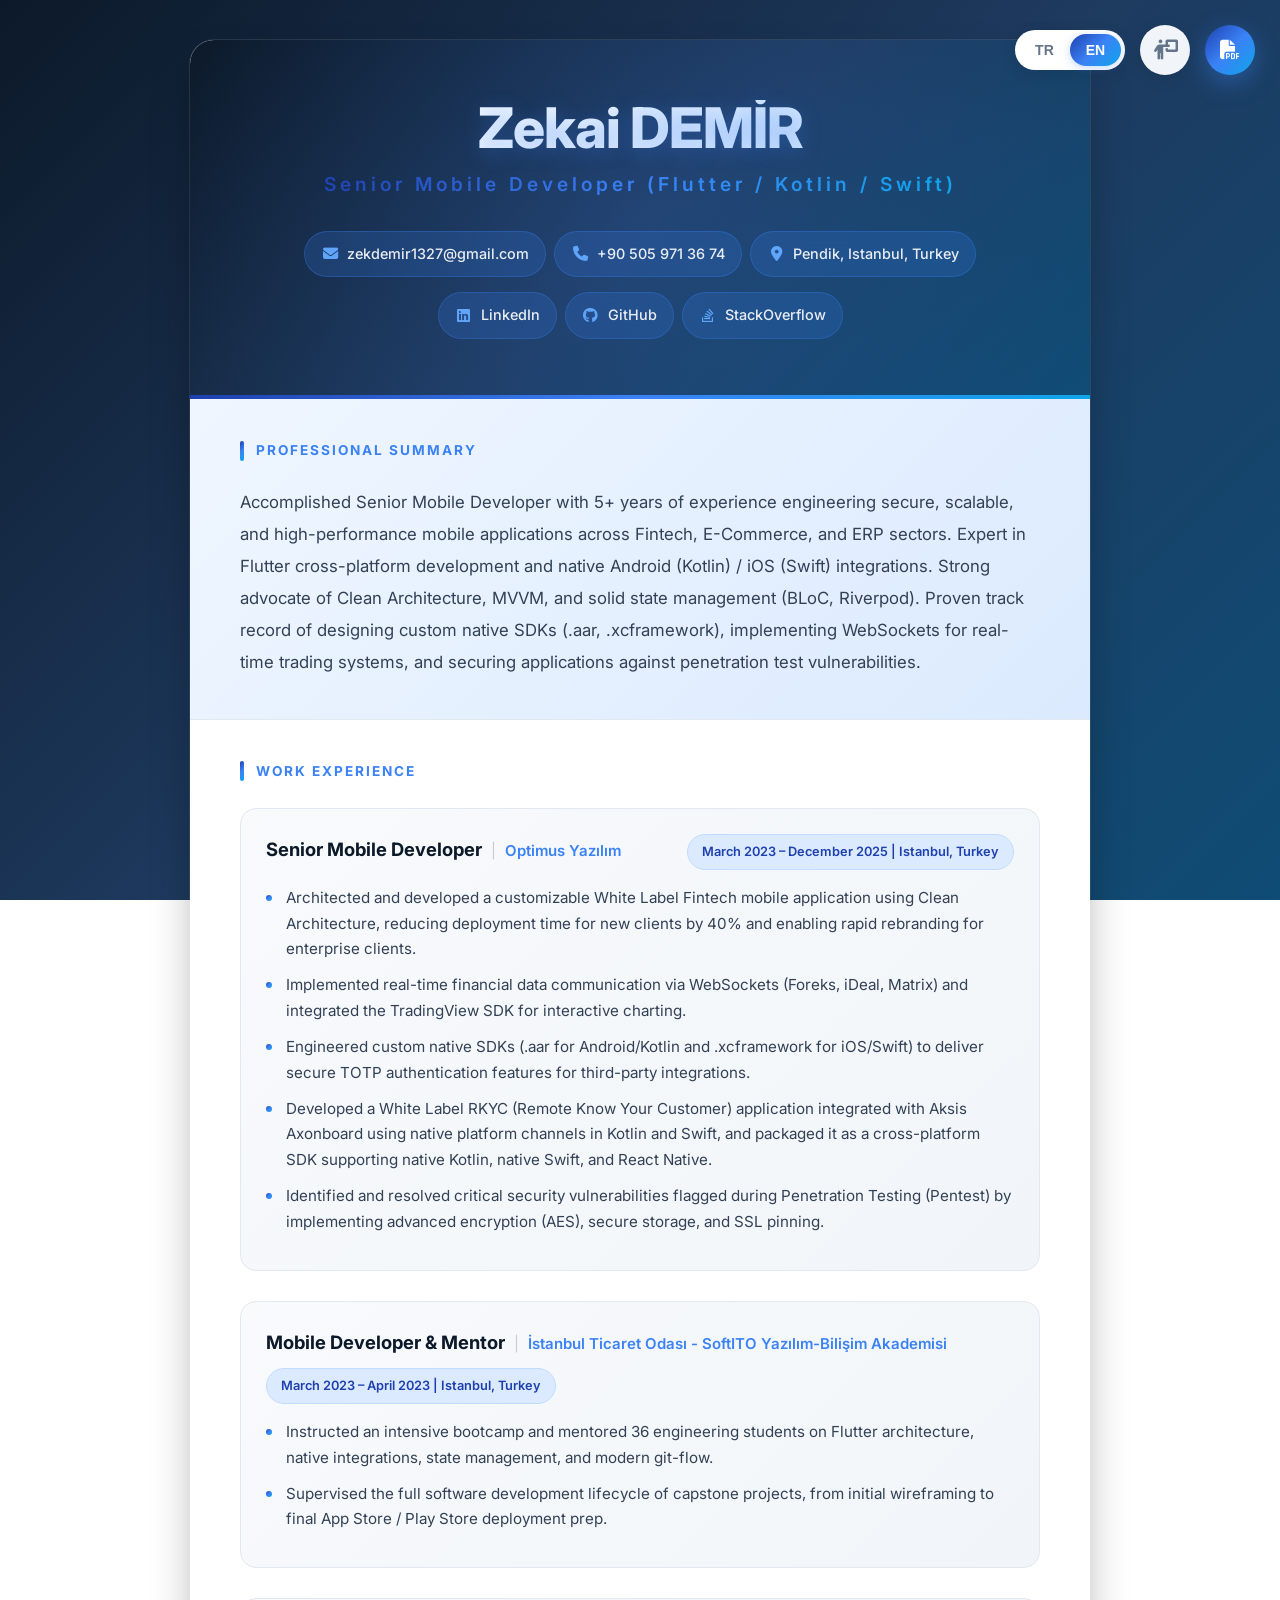
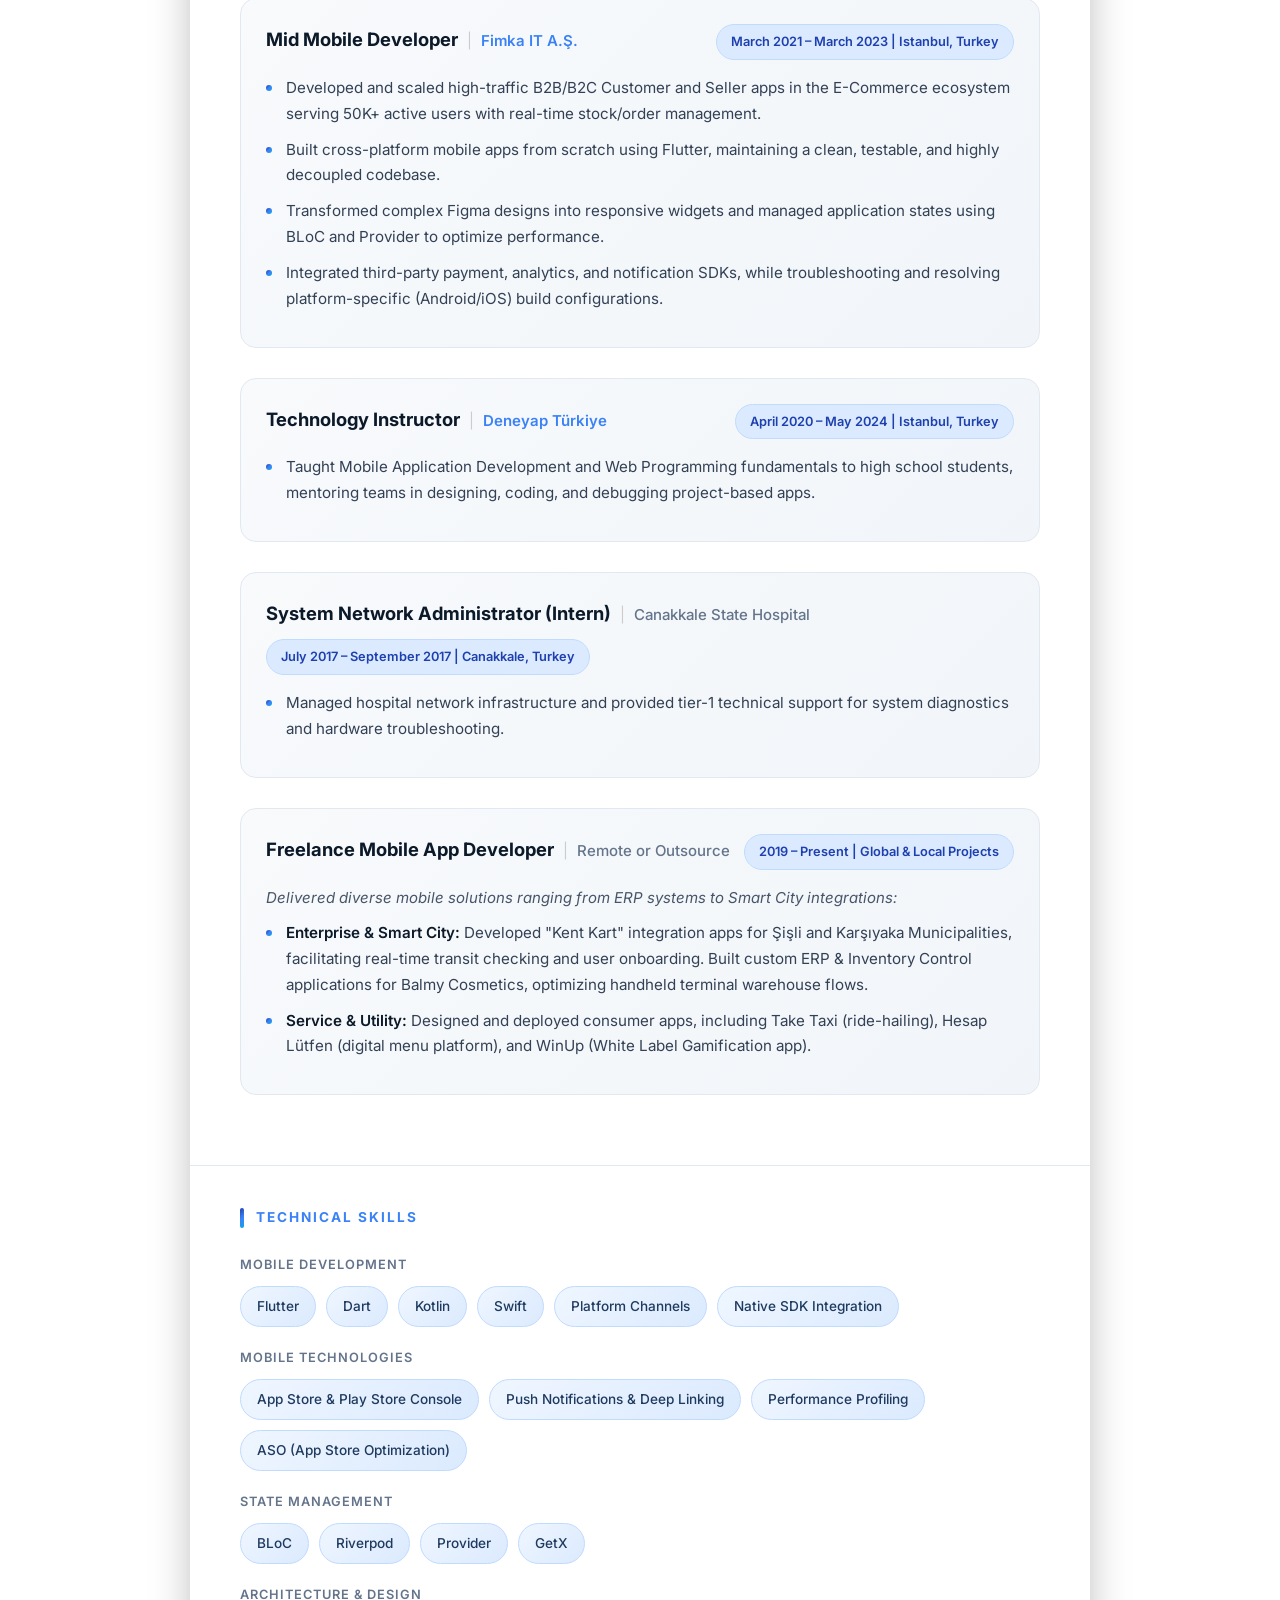
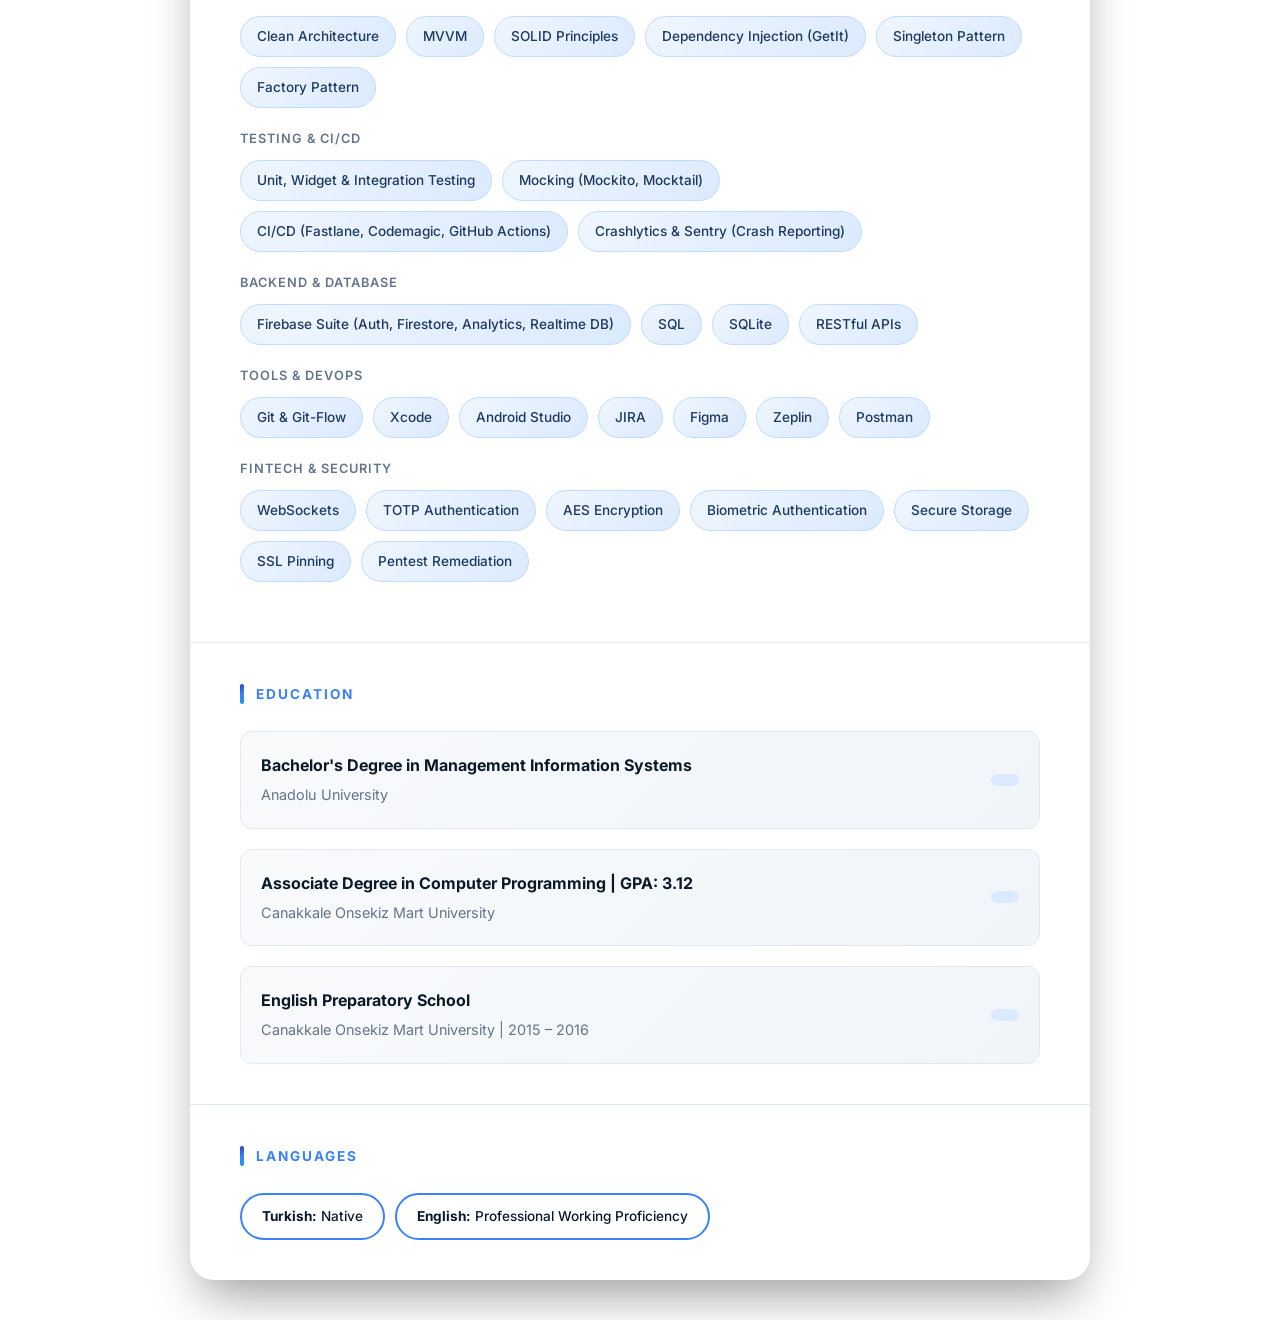
<file: index.html>
<!DOCTYPE html>
<html lang="en">

<head>
    <meta charset="UTF-8">
    <meta name="viewport" content="width=device-width, initial-scale=1.0">
    <title>Zekai Demir - Senior Mobile Developer (Flutter, Kotlin, Swift)</title>
    <meta name="description"
        content="Senior Mobile Developer with 5+ years of experience building secure, scalable mobile apps across Fintech, E-Commerce, and ERP sectors. Expert in Flutter, native Android (Kotlin), native iOS (Swift) integrations, and custom SDK development.">
    <meta name="keywords"
        content="Mobile Developer, Flutter Developer, Kotlin, Swift, Android Developer, iOS Developer, Clean Architecture, BLoC, Riverpod, WebSockets, SDK Development">
    <meta name="author" content="Zekai Demir">
    <meta name="robots" content="index, follow">
    <link rel="canonical" href="https://demirzekk.github.io/">

    <!-- Open Graph / Social Media -->
    <meta property="og:type" content="profile">
    <meta property="og:title" content="Zekai Demir - Senior Mobile Developer (Flutter, Kotlin, Swift)">
    <meta property="og:description"
        content="Senior Mobile Developer specializing in secure, high-performance cross-platform and native integrations (Flutter, Kotlin, Swift).">
    <meta property="og:url" content="https://demirzekk.github.io/">
    <meta property="profile:first_name" content="Zekai">
    <meta property="profile:last_name" content="Demir">

    <!-- Twitter Card -->
    <meta name="twitter:card" content="summary">
    <meta name="twitter:title" content="Zekai Demir - Senior Mobile Developer">
    <meta name="twitter:description"
        content="Senior Mobile Developer specializing in high-performance cross-platform and native integrations (Flutter, Kotlin, Swift).">

    <!-- JSON-LD Structured Data for SEO & LLM Understanding -->
    <script type="application/ld+json">
    {
        "@context": "https://schema.org",
        "@type": "Person",
        "@id": "https://demirzekk.github.io/#person",
        "name": "Zekai Demir",
        "givenName": "Zekai",
        "familyName": "Demir",
        "jobTitle": "Senior Mobile Developer",
        "description": "Senior Mobile Developer with 5+ years of experience building secure, scalable mobile apps across Fintech, E-Commerce, and ERP sectors. Expert in Flutter, Native Android (Kotlin), Native iOS (Swift), Clean Architecture, state management (BLoC/Riverpod), and custom native SDK development.",
        "url": "https://demirzekk.github.io/",
        "email": "zekdemir1327@gmail.com",
        "telephone": "+905059713674",
        "address": {
            "@type": "PostalAddress",
            "addressLocality": "Pendik",
            "addressRegion": "Istanbul",
            "addressCountry": "Turkey"
        },
        "sameAs": [
            "https://linkedin.com/in/zekai-demir-aa028a126",
            "https://github.com/Demirzekk",
            "https://stackoverflow.com/users/14048442"
        ],
        "knowsAbout": [
            "Flutter",
            "Dart",
            "Kotlin",
            "Swift",
            "Mobile App Development",
            "iOS Development",
            "Android Development",
            "Platform Channels",
            "Fintech Applications",
            "Clean Architecture",
            "BLoC Pattern",
            "Riverpod",
            "Firebase",
            "RESTful APIs",
            "SDK Development",
            "WebSockets",
            "Penetration Testing"
        ],
        "hasOccupation": {
            "@type": "Occupation",
            "name": "Senior Mobile Developer",
            "occupationLocation": {
                "@type": "Country",
                "name": "Turkey"
            },
            "skills": "Flutter, Dart, Kotlin, Swift, Android SDK, iOS SDK, Clean Architecture, BLoC, Riverpod, Firebase, WebSockets, SDK Development"
        },
        "worksFor": {
            "@type": "Organization",
            "name": "Optimus Yazılım",
            "address": {
                "@type": "PostalAddress",
                "addressLocality": "Istanbul",
                "addressCountry": "Turkey"
            }
        },
        "alumniOf": [
            {
                "@type": "EducationalOrganization",
                "name": "Anadolu University",
                "department": ""
            },
            {
                "@type": "EducationalOrganization",
                "name": "Canakkale Onsekiz Mart University"
            }
        ],
        "knowsLanguage": [
            {
                "@type": "Language",
                "name": "Turkish",
                "alternateName": "tr"
            },
            {
                "@type": "Language",
                "name": "English",
                "alternateName": "en"
            }
        ]
    }
    </script>

    <!-- Additional WebPage Schema -->
    <script type="application/ld+json">
    {
        "@context": "https://schema.org",
        "@type": "WebPage",
        "name": "Zekai Demir - Senior Mobile Developer Resume",
        "description": "Professional resume and portfolio of Zekai Demir, a Senior Mobile Developer specializing in Flutter, Kotlin, and Swift.",
        "url": "https://demirzekk.github.io/",
        "mainEntity": {
            "@id": "https://demirzekk.github.io/#person"
        },
        "speakable": {
            "@type": "SpeakableSpecification",
            "cssSelector": [".summary", ".job-title", ".skill-tag"]
        }
    }
    </script>

    <link rel="icon" href="favicon.png" type="image/png">
    <link rel="preconnect" href="https://fonts.googleapis.com">
    <link rel="preconnect" href="https://fonts.gstatic.com" crossorigin>
    <link href="https://fonts.googleapis.com/css2?family=Inter:wght@400;500;600;700;800&display=swap" rel="stylesheet">
    <link rel="stylesheet" href="style.css">
    <link rel="stylesheet" href="https://cdnjs.cloudflare.com/ajax/libs/font-awesome/6.4.0/css/all.min.css">
</head>

<body>
    <!-- Fixed Download Buttons -->
    <!-- Fixed Top Right Controls -->
    <div class="fixed-controls">
        <div class="lang-switch">
            <button onclick="switchLanguage('tr')" class="lang-btn" id="btn-tr">TR</button>
            <button onclick="switchLanguage('en')" class="lang-btn active" id="btn-en">EN</button>
        </div>
        <button id="slide-mode-btn" onclick="toggleSlideMode()" title="Slide Mode / Slayt Modu">
            <i class="fa-solid fa-person-chalkboard"></i>
        </button>
        <button id="pdf-download-btn" onclick="generatePDF()" title="Download PDF / PDF İndir">
            <i class="fa-solid fa-file-pdf"></i>
        </button>
    </div>


    <div class="container">
        <header class="header-centered">
            <div class="header-left">
                <h1>Zekai DEMİR</h1>
                <h2 data-i18n="job_title">Senior Mobile Developer (Flutter / Kotlin / Swift)</h2>
            </div>
            <div class="header-right">
                <div class="contact-row">
                    <a href="mailto:zekdemir1327@gmail.com"><i class="fa-solid fa-envelope"></i>
                        zekdemir1327@gmail.com</a>
                    <a href="tel:+905059713674"><i class="fa-solid fa-phone"></i> +90 505 971 36 74</a>
                    <a href="https://www.google.com/maps/search/?api=1&query=Pendik,+Istanbul,+Turkey"
                        target="_blank"><i class="fa-solid fa-location-dot"></i> <span
                            data-i18n="contact_location">Pendik, Istanbul, Turkey</span></a>
                </div>
                <div class="social-row">
                    <a href="https://linkedin.com/in/zekai-demir-aa028a126" target="_blank"><i
                            class="fa-brands fa-linkedin"></i> LinkedIn</a>
                    <a href="https://github.com/Demirzekk" target="_blank"><i class="fa-brands fa-github"></i>
                        GitHub</a>
                    <a href="https://stackoverflow.com/users/14048442" target="_blank"><i
                            class="fa-brands fa-stack-overflow"></i> StackOverflow</a>
                </div>
            </div>
        </header>

        <section class="summary">
            <h3 class="section-title" data-i18n="section_summary">Professional Summary</h3>
            <p data-i18n="summary_text">
                Accomplished Senior Mobile Developer with 5+ years of experience engineering secure, scalable, and
                high-performance mobile applications across Fintech, E-Commerce, and ERP sectors. Expert in Flutter
                cross-platform development and native Android (Kotlin) / iOS (Swift) integrations. Strong advocate of
                Clean Architecture, MVVM, and solid state management (BLoC, Riverpod). Proven track record of designing
                custom native SDKs (.aar, .xcframework), implementing WebSockets for real-time trading systems, and
                securing applications against penetration test vulnerabilities.
            </p>
        </section>

        <section class="experience">
            <h3 class="section-title" data-i18n="section_experience">Work Experience</h3>

            <!-- Senior Mobile Developer - Optimus Yazılım -->
            <div class="job-item">
                <div class="job-header">
                    <div>
                        <span class="job-title" data-i18n="job_optimus_title">Senior Mobile Developer</span> <span
                            style="margin: 0 5px; color: #ccc;">|</span> <span class="company"><a href="#"
                                target="_blank">Optimus Yazılım</a></span>
                    </div>
                    <div class="job-meta" data-i18n="job_optimus_date">March 2023 – December 2025 | Istanbul, Turkey
                    </div>
                </div>
                <div class="job-details">
                    <ul>
                        <li data-i18n="job_optimus_desc_1">Architected and developed a customizable White Label Fintech
                            mobile application using Clean Architecture, reducing deployment time for new clients by 40%
                            and enabling rapid rebranding for enterprise clients.</li>
                        <li data-i18n="job_optimus_desc_2">Implemented real-time financial data communication via
                            WebSockets (Foreks, iDeal, Matrix) and integrated the TradingView SDK for interactive
                            charting.</li>
                        <li data-i18n="job_optimus_desc_3">Engineered custom native SDKs (.aar for Android/Kotlin and
                            .xcframework for iOS/Swift) to deliver secure TOTP authentication features for
                            third-party integrations.</li>
                        <li data-i18n="job_optimus_desc_4">Developed a White Label RKYC (Remote Know Your Customer)
                            application integrated with Aksis Axonboard using native platform channels in Kotlin and
                            Swift,
                            and packaged it as a cross-platform SDK supporting native Kotlin, native Swift, and React
                            Native.</li>
                        <li data-i18n="job_optimus_desc_5">Identified and resolved critical security vulnerabilities
                            flagged during Penetration Testing (Pentest) by implementing advanced encryption (AES),
                            secure storage, and SSL pinning.</li>
                    </ul>
                </div>
            </div>

            <!-- Mobile Developer & Mentor - İstanbul Ticaret Odası -->
            <div class="job-item">
                <div class="job-header">
                    <div>
                        <span class="job-title" data-i18n="job_ito_title">Mobile Developer & Mentor</span> <span
                            style="margin: 0 5px; color: #ccc;">|</span> <span class="company"
                            data-i18n="job_ito_org"><a href="#" target="_blank">İstanbul Ticaret Odası - SoftITO
                                Yazılım-Bilişim Akademisi</a></span>
                    </div>
                    <div class="job-meta" data-i18n="job_ito_date">March 2023 – April 2023 | Istanbul, Turkey</div>
                </div>
                <div class="job-details">
                    <ul>
                        <li data-i18n="job_ito_desc_1">Instructed an intensive bootcamp and mentored 36 engineering
                            students on Flutter architecture, native integrations, state management, and modern
                            git-flow.</li>
                        <li data-i18n="job_ito_desc_2">Supervised the full software development lifecycle of capstone
                            projects, from initial wireframing to final App Store / Play Store deployment prep.</li>
                    </ul>
                </div>
            </div>

            <!-- Mid Mobile Developer - Fimka IT A.Ş. -->
            <div class="job-item">
                <div class="job-header">
                    <div>
                        <span class="job-title" data-i18n="job_fimka_title">Mid Mobile Developer</span> <span
                            style="margin: 0 5px; color: #ccc;">|</span> <span class="company"><a href="#"
                                target="_blank">Fimka IT A.Ş.</a></span>
                    </div>
                    <div class="job-meta" data-i18n="job_fimka_date">March 2021 – March 2023 | Istanbul, Turkey</div>
                </div>
                <div class="job-details">
                    <ul>
                        <li data-i18n="job_fimka_desc_1">Developed and scaled high-traffic B2B/B2C Customer and Seller
                            apps in the E-Commerce ecosystem serving 50K+ active users with real-time stock/order
                            management.</li>
                        <li data-i18n="job_fimka_desc_2">Built cross-platform mobile apps from scratch using Flutter,
                            maintaining a clean, testable, and highly decoupled codebase.</li>
                        <li data-i18n="job_fimka_desc_3">Transformed complex Figma designs into responsive widgets and
                            managed application states using BLoC and Provider to optimize performance.</li>
                        <li data-i18n="job_fimka_desc_4">Integrated third-party payment, analytics, and notification
                            SDKs, while troubleshooting and resolving platform-specific (Android/iOS) build
                            configurations.</li>
                    </ul>
                </div>
            </div>

            <!-- Technology Instructor - Deneyap Türkiye -->
            <div class="job-item">
                <div class="job-header">
                    <div>
                        <span class="job-title" data-i18n="job_deneyap_title">Technology Instructor</span> <span
                            style="margin: 0 5px; color: #ccc;">|</span> <span class="company"><a href="#"
                                target="_blank">Deneyap Türkiye</a></span>
                    </div>
                    <div class="job-meta" data-i18n="job_deneyap_date">April 2020 – May 2024 | Istanbul, Turkey</div>
                </div>
                <div class="job-details">
                    <ul>
                        <li data-i18n="job_deneyap_desc_1">Taught Mobile Application Development and Web Programming
                            fundamentals to high school students, mentoring teams in designing, coding, and debugging
                            project-based apps.</li>
                    </ul>
                </div>
            </div>

            <!-- System Network Administrator - Canakkale State Hospital -->
            <div class="job-item print-hide">
                <div class="job-header">
                    <div>
                        <span class="job-title" data-i18n="job_intern_title">System Network Administrator
                            (Intern)</span> <span style="margin: 0 5px; color: #ccc;">|</span> <span class="company"
                            data-i18n="job_intern_org">Canakkale State Hospital</span>
                    </div>
                    <div class="job-meta" data-i18n="job_intern_date">July 2017 – September 2017 | Canakkale, Turkey
                    </div>
                </div>
                <div class="job-details">
                    <ul>
                        <li data-i18n="job_intern_desc_1">Managed hospital network infrastructure and provided tier-1
                            technical support for system diagnostics and hardware troubleshooting.</li>
                    </ul>
                </div>
            </div>

            <!-- Freelance Mobile App Developer -->
            <div class="job-item">
                <div class="job-header">
                    <div>
                        <span class="job-title" data-i18n="job_freelance_title">Freelance Mobile App Developer</span>
                        <span style="margin: 0 5px; color: #ccc;">|</span> <span class="company"
                            data-i18n="job_freelance_org">Remote or Outsource</span>
                    </div>
                    <div class="job-meta" data-i18n="job_freelance_date">2019 – Present | Global & Local Projects</div>
                </div>
                <div class="job-details">
                    <p style="margin-bottom: 10px; color: #475569;" class="print-hide"
                        data-i18n="job_freelance_summary">Delivered diverse mobile solutions ranging from ERP systems to
                        Smart City integrations:</p>
                    <ul>
                        <li data-i18n="job_freelance_desc_1"><strong>Enterprise & Smart City:</strong> Developed "Kent
                            Kart" integration apps for Şişli and Karşıyaka Municipalities, facilitating real-time
                            transit checking and user onboarding. Built custom ERP & Inventory Control applications for
                            Balmy Cosmetics, optimizing handheld terminal warehouse flows.</li>
                        <li data-i18n="job_freelance_desc_2"><strong>Service & Utility:</strong> Designed and deployed
                            consumer apps, including Take Taxi (ride-hailing), Hesap Lütfen (digital menu platform), and
                            WinUp (White Label Gamification app).</li>
                    </ul>
                </div>
            </div>
        </section>

        <section class="skills">
            <h3 class="section-title" data-i18n="section_skills">Technical Skills</h3>

            <div class="skill-category">
                <span class="category-title" data-i18n="skill_cat_mobile">Mobile Development</span>
                <div class="skills-grid">
                    <span class="skill-tag">Flutter</span>
                    <span class="skill-tag">Dart</span>
                    <span class="skill-tag">Kotlin</span>
                    <span class="skill-tag">Swift</span>
                    <span class="skill-tag" data-i18n="skill_platform_channels">Platform Channels</span>
                    <span class="skill-tag" data-i18n="skill_native_sdk">Native SDK Integration</span>
                </div>
            </div>

            <div class="skill-category">
                <span class="category-title" data-i18n="skill_cat_mobile_tech">Mobile Technologies</span>
                <div class="skills-grid">
                    <span class="skill-tag" data-i18n="skill_mobile_stores">App Store & Play Store Console</span>
                    <span class="skill-tag" data-i18n="skill_mobile_push">Push Notifications & Deep Linking</span>
                    <span class="skill-tag" data-i18n="skill_mobile_profiling">Performance Profiling</span>
                    <span class="skill-tag" data-i18n="skill_mobile_aso">ASO (App Store Optimization)</span>
                </div>
            </div>

            <div class="skill-category">
                <span class="category-title" data-i18n="skill_cat_state">State Management</span>
                <div class="skills-grid">
                    <span class="skill-tag">BLoC</span>
                    <span class="skill-tag">Riverpod</span>
                    <span class="skill-tag">Provider</span>
                    <span class="skill-tag">GetX</span>
                </div>
            </div>

            <div class="skill-category">
                <span class="category-title" data-i18n="skill_cat_arch">Architecture & Design</span>
                <div class="skills-grid">
                    <span class="skill-tag">Clean Architecture</span>
                    <span class="skill-tag">MVVM</span>
                    <span class="skill-tag" data-i18n="skill_solid">SOLID Principles</span>
                    <span class="skill-tag">Dependency Injection (GetIt)</span>
                    <span class="skill-tag" data-i18n="skill_singleton">Singleton Pattern</span>
                    <span class="skill-tag" data-i18n="skill_factory">Factory Pattern</span>
                </div>
            </div>

            <div class="skill-category">
                <span class="category-title" data-i18n="skill_cat_testing">Testing & CI/CD</span>
                <div class="skills-grid">
                    <span class="skill-tag" data-i18n="skill_testing_unit">Unit, Widget & Integration Testing</span>
                    <span class="skill-tag" data-i18n="skill_testing_mock">Mocking (Mockito, Mocktail)</span>
                    <span class="skill-tag" data-i18n="skill_testing_cicd">CI/CD (Fastlane, Codemagic, GitHub
                        Actions)</span>
                    <span class="skill-tag" data-i18n="skill_testing_crash">Crashlytics & Sentry (Crash
                        Reporting)</span>
                </div>
            </div>

            <div class="skill-category">
                <span class="category-title" data-i18n="skill_cat_backend">Backend & Database</span>
                <div class="skills-grid">
                    <span class="skill-tag">Firebase Suite (Auth, Firestore, Analytics, Realtime DB)</span>
                    <span class="skill-tag">SQL</span>
                    <span class="skill-tag">SQLite</span>
                    <span class="skill-tag" data-i18n="skill_rest">RESTful APIs</span>
                </div>
            </div>

            <div class="skill-category">
                <span class="category-title" data-i18n="skill_cat_tools">Tools & DevOps</span>
                <div class="skills-grid">
                    <span class="skill-tag">Git & Git-Flow</span>
                    <span class="skill-tag">Xcode</span>
                    <span class="skill-tag">Android Studio</span>
                    <span class="skill-tag">JIRA</span>
                    <span class="skill-tag">Figma</span>
                    <span class="skill-tag">Zeplin</span>
                    <span class="skill-tag">Postman</span>
                </div>
            </div>

            <div class="skill-category">
                <span class="category-title" data-i18n="skill_cat_fintech">Fintech & Security</span>
                <div class="skills-grid">
                    <span class="skill-tag">WebSockets</span>
                    <span class="skill-tag" data-i18n="skill_totp">TOTP Authentication</span>
                    <span class="skill-tag">AES Encryption</span>
                    <span class="skill-tag">Biometric Authentication</span>
                    <span class="skill-tag" data-i18n="skill_secure_storage">Secure Storage</span>
                    <span class="skill-tag">SSL Pinning</span>
                    <span class="skill-tag" data-i18n="skill_pentest">Pentest Remediation</span>
                </div>
            </div>
        </section>

        <section class="education">
            <h3 class="section-title" data-i18n="section_education">Education</h3>

            <div class="education-item">
                <div>
                    <div class="degree" data-i18n="edu_bs">Bachelor's Degree in Management Information Systems</div>
                    <div class="school" data-i18n="edu_anadolu">Anadolu University</div>
                </div>
                <div class="grad-date"></div>
            </div>

            <div class="education-item">
                <div>
                    <div class="degree" data-i18n="edu_as">Associate Degree in Computer Programming | GPA: 3.12</div>
                    <div class="school" data-i18n="edu_comu">Canakkale Onsekiz Mart University</div>
                </div>
                <div class="grad-date"></div>
            </div>

            <div class="education-item print-hide">
                <div>
                    <div class="degree" data-i18n="edu_prep">English Preparatory School</div>
                    <div class="school" data-i18n="edu_prep_school">Canakkale Onsekiz Mart University | 2015 – 2016
                    </div>
                </div>
                <div class="grad-date"></div>
            </div>
        </section>

        <section class="languages">
            <h3 class="section-title" data-i18n="section_languages">Languages</h3>
            <div class="skills-grid">
                <span class="skill-tag"
                    style="background: white; border: 1px solid #e2e8f0; font-weight: 500; color: var(--primary-color);"><strong
                        data-i18n="lang_tr">Turkish:</strong>
                    <span data-i18n="lang_tr_level">Native</span></span>
                <span class="skill-tag"
                    style="background: white; border: 1px solid #e2e8f0; font-weight: 500; color: var(--primary-color);"><strong
                        data-i18n="lang_en">English:</strong>
                    <span data-i18n="lang_en_level">Professional Working Proficiency</span></span>
            </div>
        </section>

    </div>

    <!-- Slide Navigation Controls -->
    <div class="slide-controls" style="display: none;">
        <button onclick="prevSlide()" id="prev-btn" title="Previous / Önceki"><i
                class="fa-solid fa-chevron-left"></i></button>
        <button onclick="nextSlide()" id="next-btn" title="Next / Sonraki"><i
                class="fa-solid fa-chevron-right"></i></button>
    </div>

    <script>
        const translations = {
            en: {
                "job_title": "Senior Mobile Developer (Flutter / Kotlin / Swift)",
                "pdf_tooltip": "Download PDF",
                "contact_location": "Pendik, Istanbul, Turkey",
                "section_summary": "PROFESSIONAL SUMMARY",
                "summary_text": "Accomplished Senior Mobile Developer with 5+ years of experience engineering secure, scalable, and high-performance mobile applications across Fintech, E-Commerce, and ERP sectors. Expert in Flutter cross-platform development and native Android (Kotlin) / iOS (Swift) integrations. Strong advocate of Clean Architecture, MVVM, and solid state management (BLoC, Riverpod). Proven track record of designing custom native SDKs (.aar, .xcframework), implementing WebSockets for real-time trading systems, and securing applications against penetration test vulnerabilities.",
                "section_skills": "TECHNICAL SKILLS",
                "section_experience": "WORK EXPERIENCE",
                "job_intern_org": "Canakkale State Hospital",
                "job_freelance_org": "Remote or Outsource",
                "job_freelance_summary": "Delivered diverse mobile solutions ranging from ERP systems to Smart City integrations:",
                "skill_platform_channels": "Platform Channels",
                "skill_native_sdk": "Native SDK Integration",
                "skill_solid": "SOLID Principles",
                "skill_singleton": "Singleton Pattern",
                "skill_factory": "Factory Pattern",
                "skill_rest": "RESTful APIs",
                "skill_cicd": "CI/CD Pipelines",
                "skill_totp": "TOTP Authentication",
                "skill_secure_storage": "Secure Storage",
                "skill_pentest": "Pentest Remediation",
                "job_optimus_title": "Senior Mobile Developer",
                "job_optimus_date": "March 2023 – December 2025 | Istanbul, Turkey",
                "job_optimus_desc_1": "Architected and developed a customizable White Label Fintech mobile application using Clean Architecture, reducing deployment time for new clients by 40% and enabling rapid rebranding for enterprise clients.",
                "job_optimus_desc_2": "Implemented real-time financial market data communication via WebSockets (Foreks, iDeal, Matrix) and integrated the TradingView SDK for interactive charting.",
                "job_optimus_desc_3": "Engineered custom native SDKs (.aar for Android/Kotlin and .xcframework for iOS/Swift) to deliver secure TOTP authentication features for third-party integrations.",
                "job_optimus_desc_4": "Developed a White Label RKYC application integrated with Aksis Axonboard using native platform channels, and packaged it as a cross-platform SDK supporting Kotlin, Swift, and React Native.",
                "job_optimus_desc_5": "Identified and resolved critical security vulnerabilities flagged during Penetration Testing (Pentest) by implementing advanced encryption (AES), secure storage, and SSL pinning.",
                "job_ito_title": "Mobile Developer & Mentor",
                "job_ito_org": "İstanbul Ticaret Odası - SoftITO Software Academy",
                "job_ito_date": "March 2023 – April 2023 | Istanbul, Turkey",
                "job_ito_desc_1": "Instructed an intensive bootcamp and mentored 36 engineering students on Flutter architecture, native integrations, state management, and modern git-flow.",
                "job_ito_desc_2": "Supervised the full software development lifecycle of capstone projects, from initial wireframing to final App Store / Play Store deployment prep.",
                "job_fimka_title": "Mid Mobile Developer",
                "job_fimka_date": "March 2021 – March 2023 | Istanbul, Turkey",
                "job_fimka_desc_1": "Developed and scaled high-traffic B2B/B2C Customer and Seller apps in the E-Commerce ecosystem serving 50K+ active users with real-time stock/order management.",
                "job_fimka_desc_2": "Built cross-platform mobile apps from scratch using Flutter, maintaining a clean, testable, and highly decoupled codebase.",
                "job_fimka_desc_3": "Transformed complex Figma designs into responsive widgets and managed application states using BLoC and Provider to optimize performance.",
                "job_fimka_desc_4": "Integrated third-party payment, analytics, and notification SDKs, while troubleshooting and resolving platform-specific (Android/iOS) build configurations.",
                "job_deneyap_title": "Technology Instructor",
                "job_deneyap_date": "April 2020 – May 2024 | Istanbul, Turkey",
                "job_deneyap_desc_1": "Taught Mobile Application Development and Web Programming fundamentals to high school students, mentoring teams in designing, coding, and debugging project-based apps.",
                "job_intern_title": "System Network Administrator (Intern)",
                "job_intern_date": "July 2017 – September 2017 | Canakkale, Turkey",
                "job_intern_desc_1": "Managed hospital network infrastructure and provided tier-1 technical support for system diagnostics and hardware troubleshooting.",
                "job_freelance_title": "Freelance Mobile App Developer",
                "job_freelance_date": "2019 – Present | Global & Local Projects",
                "job_freelance_desc_1": "Enterprise & Smart City: Developed \"Kent Kart\" transit apps for Şişli and Karşıyaka Municipalities, and custom ERP/Inventory handheld systems for Balmy Cosmetics.",
                "job_freelance_desc_2": "Consumer & Utilities: Designed and deployed Take Taxi (ride-hailing), Hesap Lütfen (digital menu platform), Falve (fortune), and Linqi App (language learning platform).",
                "section_education": "EDUCATION",
                "edu_bs": "Bachelor's Degree in Management Information Systems",
                "edu_anadolu": "Anadolu University ",
                "edu_as": "Associate Degree in Computer Programming | GPA: 3.12",
                "edu_comu": "Canakkale Onsekiz Mart University",
                "edu_prep": "English Preparatory School",
                "edu_prep_school": "Canakkale Onsekiz Mart University | 2015 – 2016",
                "section_languages": "LANGUAGES",
                "lang_tr": "Turkish",
                "lang_tr_level": "Native",
                "lang_en": "English",
                "lang_en_level": "Professional Working Proficiency",
                "skill_cat_mobile": "Mobile Development",
                "skill_cat_mobile_tech": "Mobile Technologies",
                "skill_mobile_stores": "App Store & Play Store Console",
                "skill_mobile_push": "Push Notifications & Deep Linking",
                "skill_mobile_profiling": "Performance Profiling",
                "skill_mobile_aso": "ASO (App Store Optimization)",
                "skill_cat_state": "State Management",
                "skill_cat_arch": "Architecture & Design",
                "skill_cat_testing": "Testing & CI/CD",
                "skill_testing_unit": "Unit, Widget & Integration Testing",
                "skill_testing_mock": "Mocking (Mockito, Mocktail)",
                "skill_testing_cicd": "CI/CD (Fastlane, Codemagic, GitHub Actions)",
                "skill_testing_crash": "Crashlytics & Sentry (Crash Reporting)",
                "skill_cat_backend": "Backend & Database",
                "skill_cat_tools": "Tools & DevOps",
                "skill_cat_fintech": "Fintech & Security"
            },
            tr: {
                "job_title": "Kıdemli Mobil Geliştirici (Flutter / Kotlin / Swift)",
                "pdf_tooltip": "PDF İndir",
                "contact_location": "Pendik, İstanbul, Türkiye",
                "section_summary": "ÖZET / HAKKIMDA",
                "summary_text": "Fintech, E-Ticaret ve ERP sektörlerinde 5 yılı aşkın süredir güvenli, ölçeklenebilir ve yüksek performanslı mobil uygulamalar geliştiren kıdemli bir Mobil Geliştiriciyim. Flutter çapraz platform geliştirme ve native Android (Kotlin) / iOS (Swift) entegrasyonlarında uzmanlaştım. Clean Architecture, MVVM ve modern durum yönetimi (BLoC, Riverpod) yaklaşımlarını uyguluyorum. Özel native SDK (.aar, .xcframework) tasarlama, finansal borsa sistemleri için WebSocket entegrasyonu sağlama ve sızma testleri (Pentest) sonucu oluşan güvenlik açıklarını giderme konularında deneyim sahibiyim.",
                "section_skills": "TEKNİK YETKİNLİKLER",
                "section_experience": "İŞ DENEYİMİ",
                "job_intern_org": "Çanakkale Devlet Hastanesi",
                "job_freelance_org": "Uzaktan / Serbest Çalışan",
                "job_freelance_summary": "ERP yazılımlarından Akıllı Şehir sistemlerine kadar geniş bir yelpazede mobil çözümler sundum:",
                "skill_platform_channels": "Platform Kanalları",
                "skill_native_sdk": "Native SDK Entegrasyonu",
                "skill_solid": "SOLID Prensipleri",
                "skill_singleton": "Singleton Tasarım Deseni",
                "skill_factory": "Factory Tasarım Deseni",
                "skill_rest": "RESTful API'ler",
                "skill_cicd": "CI/CD Süreçleri",
                "skill_totp": "TOTP Kimlik Doğrulama",
                "skill_secure_storage": "Güvenli Depolama",
                "skill_pentest": "Sızma Testi Güvenlik Önlemleri",
                "job_optimus_title": "Kıdemli Mobil Geliştirici",
                "job_optimus_date": "Mart 2023 – Aralık 2025 | İstanbul, Türkiye",
                "job_optimus_desc_1": "Kurumsal müşteriler için yeni kurulumların devreye alınma süresini %80 azaltan, Clean Architecture tabanlı, özelleştirilebilir bir White Label Fintech mobil uygulamasının mimarisini kurdum ve geliştirdim.",
                "job_optimus_desc_2": "WebSocket üzerinden Foreks, iDeal ve Matrix gibi servislerle gerçek zamanlı finansal veri iletişimini sağladım ve TradingView SDK entegrasyonu gerçekleştirdim.",
                "job_optimus_desc_3": "Üçüncü taraf entegrasyonları için güvenli TOTP kimlik doğrulama özelliklerine sahip native SDK'lar (Android/Kotlin için .aar ve iOS/Swift için .xcframework) hazırladım.",
                "job_optimus_desc_4": "Aksis Axonboard entegreli White Label RKYC uygulamasını Kotlin ve Swift ile native platform kanallarını kullanarak geliştirdim ve native Kotlin, native Swift ile React Native destekli bir SDK olarak paketledim.",
                "job_optimus_desc_5": "Sızma Testleri (Pentest) sırasında tespit edilen kritik güvenlik açıklarını; gelişmiş şifreleme (AES), güvenli veri depolama ve SSL pinning uygulayarak giderdim.",
                "job_ito_title": "Kıdemli Mobil Geliştirici & Mentor",
                "job_ito_org": "İstanbul Ticaret Odası - SoftITO Yazılım Akademisi",
                "job_ito_date": "Mart 2023 – Nisan 2023 | İstanbul, Türkiye",
                "job_ito_desc_1": "Flutter mimarisi, native entegrasyonlar ve durum yönetimi üzerine yoğun bir bootcamp düzenleyerek 36 mühendislik öğrencisine mentorluk ve eğitmenlik yaptım.",
                "job_ito_desc_2": "Öğrencilerin bitirme projelerinin wireframe şekilde uygulama mağazası yayınlama hazırlıklarına kadar tüm yazılım yaşam döngüsünü yönettim.",
                "job_fimka_title": "Mobil Geliştirici",
                "job_fimka_date": "Mart 2021 – Mart 2023 | İstanbul, Türkiye",
                "job_fimka_desc_1": "E-Ticaret ekosisteminde 50.000+ aktif kullanıcıya hizmet veren yüksek trafikli B2B/B2C Müşteri ve gerçek zamanlı envanter/sipariş takibi yapan Satıcı uygulamalarını geliştirdim ve ölçeklendirdim.",
                "job_fimka_desc_2": "Test edilebilir, temiz ve modüler bir kod yapısı koruyarak Flutter ile sıfırdan çapraz platform mobil uygulamalar oluşturdum.",
                "job_fimka_desc_3": "Karmaşık Figma tasarımlarını duyarlı bileşenlere dönüştürdüm ve BLoC/Provider kullanarak uygulama performansını optimize ettim.",
                "job_fimka_desc_4": "Third party ödeme sistemi, analiz ve bildirim SDK'larını entegre ettim; Android/iOS platformlarına özel derleme ve altyapı sorunlarını çözdüm.",
                "job_deneyap_title": "Teknoloji Eğitmeni",
                "job_deneyap_date": "Nisan 2020 – Mayıs 2024 | İstanbul, Türkiye",
                "job_deneyap_desc_1": "Lise öğrencilerine bilgisayarsal düşünme becerilerini geliştiren Mobil Uygulama ve Web Programlama temellerini öğrettim ve proje takımlarına mentorluk yaptım.",
                "job_intern_title": "Sistem Ağ Yöneticisi (Stajyer)",
                "job_intern_date": "Temmuz 2017 – Eylül 2017 | Çanakkale, Türkiye",
                "job_intern_desc_1": "Hastane ağ altyapısını yönettim; sistem tanılama ve donanım sorun giderme süreçlerinde teknik destek sağladım.",
                "job_freelance_title": "Freelance Mobil Uygulama Geliştirici",
                "job_freelance_date": "2019 – Günümüz | Global & Yerel Projeler",
                "job_freelance_desc_1": "Kurumsal & Akıllı Şehir: Şişli ve Karşıyaka Belediyeleri için toplu taşıma takip uygulamaları geliştirdim; Balmy Kozmetik için el terminalleri ile entegre envanter ve ERP sistemleri kurdum.",
                "job_freelance_desc_2": "Bireysel & Servis: Take Taxi (taksi çağırma), Hesap Lütfen (dijital menü platformu), Falve (kahve falı) ve Linqi App (dil öğrenme platformu) uygulamalarının tasarım, geliştirme ve yayın süreçlerini yönettim.",
                "section_education": "EĞİTİM",
                "edu_bs": "Yönetim Bilişim Sistemleri Lisans Derecesi",
                "edu_anadolu": "Anadolu Üniversitesi",
                "edu_as": "Bilgisayar Programcılığı Önlisans Derecesi | GPA: 3.12",
                "edu_comu": "Çanakkale Onsekiz Mart Üniversitesi",
                "edu_prep": "İngilizce Hazırlık Okulu",
                "edu_prep_school": "Çanakkale Onsekiz Mart Üniversitesi | 2015 – 2016",
                "section_languages": "DİLLER",
                "lang_tr": "Türkçe",
                "lang_tr_level": "Anadil",
                "lang_en": "İngilizce",
                "lang_en_level": "Profesyonel Çalışma Yetkinliği",
                "skill_cat_mobile": "Mobil Geliştirme",
                "skill_cat_mobile_tech": "Mobil Teknolojiler",
                "skill_mobile_stores": "App Store & Play Store Console",
                "skill_mobile_push": "Push Bildirimleri ve Derin Bağlantı (Deep Linking)",
                "skill_mobile_profiling": "Performans Analizi (Profiling)",
                "skill_mobile_aso": "ASO (App Store Optimization)",
                "skill_cat_state": "Durum Yönetimi (State Management)",
                "skill_cat_arch": "Mimari & Tasarım",
                "skill_cat_testing": "Test ve CI/CD",
                "skill_testing_unit": "Birim (Unit), Arayüz (Widget) ve Entegrasyon Testleri",
                "skill_testing_mock": "Taklit Etme / Mocking (Mockito, Mocktail)",
                "skill_testing_cicd": "CI/CD (Fastlane, Codemagic, GitHub Actions)",
                "skill_testing_crash": "Crashlytics ve Sentry (Hata İzleme)",
                "skill_cat_backend": "Backend & Veritabanı",
                "skill_cat_tools": "Araçlar & DevOps",
                "skill_cat_fintech": "Fintech & Güvenlik"
            }
        };

        function switchLanguage(lang) {
            document.documentElement.lang = lang; // Fixes CSS text-transform: uppercase for Turkish 'İ'
            document.querySelectorAll('[data-i18n]').forEach(element => {
                const key = element.getAttribute('data-i18n');
                if (translations[lang] && translations[lang][key]) {
                    element.innerHTML = translations[lang][key];
                }
            });

            const pdfBtn = document.getElementById('pdf-download-btn');
            if (pdfBtn) pdfBtn.title = translations[lang]['pdf_tooltip'];

            document.querySelectorAll('.lang-btn').forEach(btn => btn.classList.remove('active'));
            const activeBtn = document.getElementById(`btn-${lang}`);
            if (activeBtn) activeBtn.classList.add('active');
        }

        function generatePDF() {
            const style = document.createElement('style');

            if (isSlideMode) {
                style.innerHTML = `
                @page { size: A4 landscape; margin: 0; }
                @media print {
                    body { 
                        -webkit-print-color-adjust: exact !important; 
                        background: #000000 !important;
                    }
                    .fixed-controls, .slide-controls { display: none !important; }
                    .container { 
                        width: 100vw !important; 
                        max-width: none !important;
                        margin: 0 !important; 
                        padding: 0 !important;
                        box-shadow: none !important; 
                        border: none !important;
                        background: none !important;
                    }
                    /* Force display all sections so slides exist in flow */
                    .container > header, .container > section {
                        display: block !important;
                        height: auto !important;
                        padding: 0 !important;
                        margin: 0 !important;
                    }
                    /* Each slide becomes a dedicated page */
                    .slide-element {
                        display: flex !important;
                        flex-direction: column !important;
                        justify-content: center !important;
                        align-items: center !important;
                        width: 100vw !important;
                        height: 100vh !important;
                        page-break-after: always !important;
                        break-after: page !important;
                        background: #111827 !important;
                        box-sizing: border-box !important;
                        padding: 5vh 5vw !important;
                        opacity: 1 !important;
                        visibility: visible !important;
                        animation: none !important;
                    }
                    .slide-element:last-child {
                        page-break-after: auto !important;
                        break-after: auto !important;
                    }
                }
                `;
            } else {
                style.innerHTML = `
                @media print {
                    body { 
                        -webkit-print-color-adjust: exact; 
                        background-color: white !important;
                        background-image: none !important;
                    }
                }
                `;
            }

            document.head.appendChild(style);
            setTimeout(() => {
                window.print();
                document.head.removeChild(style);
            }, 100);
        }

        window.onload = function () {
            // Intro animation trigger
            setTimeout(() => {
                const elements = document.querySelectorAll('.slide-up');
                elements.forEach(element => {
                    element.classList.add('active');
                });
            }, 100);
        }

        // --- Slide Mode Logic ---
        let isSlideMode = false;
        let currentSlide = 0;
        let slideElements = [];

        function toggleSlideMode() {
            isSlideMode = !isSlideMode;
            const slideBtn = document.getElementById('slide-mode-btn');
            const slideControls = document.querySelector('.slide-controls');
            const pdfBtn = document.getElementById('pdf-download-btn');

            if (!slideElements.length) {
                // Collect granular slides
                slideElements = Array.from(document.querySelectorAll('header.header-centered, section.summary, .job-item, .skill-category, .education-item, section.languages'));
                slideElements.forEach(el => el.classList.add('slide-element'));
            }

            if (isSlideMode) {
                document.body.classList.add('slide-mode-active');
                slideBtn.classList.add('active');
                slideControls.style.display = 'flex';

                // Change PDF button to Slide Download
                pdfBtn.innerHTML = '<i class="fa-solid fa-file-powerpoint"></i>';
                pdfBtn.title = 'Download Presentation / Sunumu İndir';

                showSlide(0);
            } else {
                document.body.classList.remove('slide-mode-active');
                slideBtn.classList.remove('active');
                slideControls.style.display = 'none';

                // Revert PDF button
                pdfBtn.innerHTML = '<i class="fa-solid fa-file-pdf"></i>';
                pdfBtn.title = 'Download PDF / PDF İndir';

                // Reset states
                document.querySelectorAll('.active-slide').forEach(el => el.classList.remove('active-slide'));
                document.querySelectorAll('.active-section').forEach(el => el.classList.remove('active-section'));
            }
        }

        function showSlide(index) {
            if (index < 0) index = 0;
            if (index >= slideElements.length) index = slideElements.length - 1;
            currentSlide = index;

            // Remove active classes
            document.querySelectorAll('.active-slide').forEach(el => el.classList.remove('active-slide'));
            document.querySelectorAll('.active-section').forEach(el => el.classList.remove('active-section'));

            const currentEl = slideElements[currentSlide];
            currentEl.classList.add('active-slide');

            // Add active-section to its parent section to enable viewing it
            const parentSection = currentEl.closest('section');
            if (parentSection) {
                parentSection.classList.add('active-section');
            } else if (currentEl.tagName.toLowerCase() === 'header') {
                currentEl.classList.add('active-section');
            }

            // Update buttons
            document.getElementById('prev-btn').disabled = (currentSlide === 0);
            document.getElementById('next-btn').disabled = (currentSlide === slideElements.length - 1);
        }

        function nextSlide() {
            if (currentSlide < slideElements.length - 1) {
                showSlide(currentSlide + 1);
            }
        }

        function prevSlide() {
            if (currentSlide > 0) {
                showSlide(currentSlide - 1);
            }
        }

        // Add keyboard navigation for slides
        document.addEventListener('keydown', (e) => {
            if (isSlideMode) {
                if (e.key === 'ArrowRight' || e.key === 'Space') {
                    e.preventDefault();
                    nextSlide();
                } else if (e.key === 'ArrowLeft') {
                    e.preventDefault();
                    prevSlide();
                } else if (e.key === 'Escape') {
                    e.preventDefault();
                    toggleSlideMode();
                }
            }
        });
    </script>
</body>

</html>
</file>
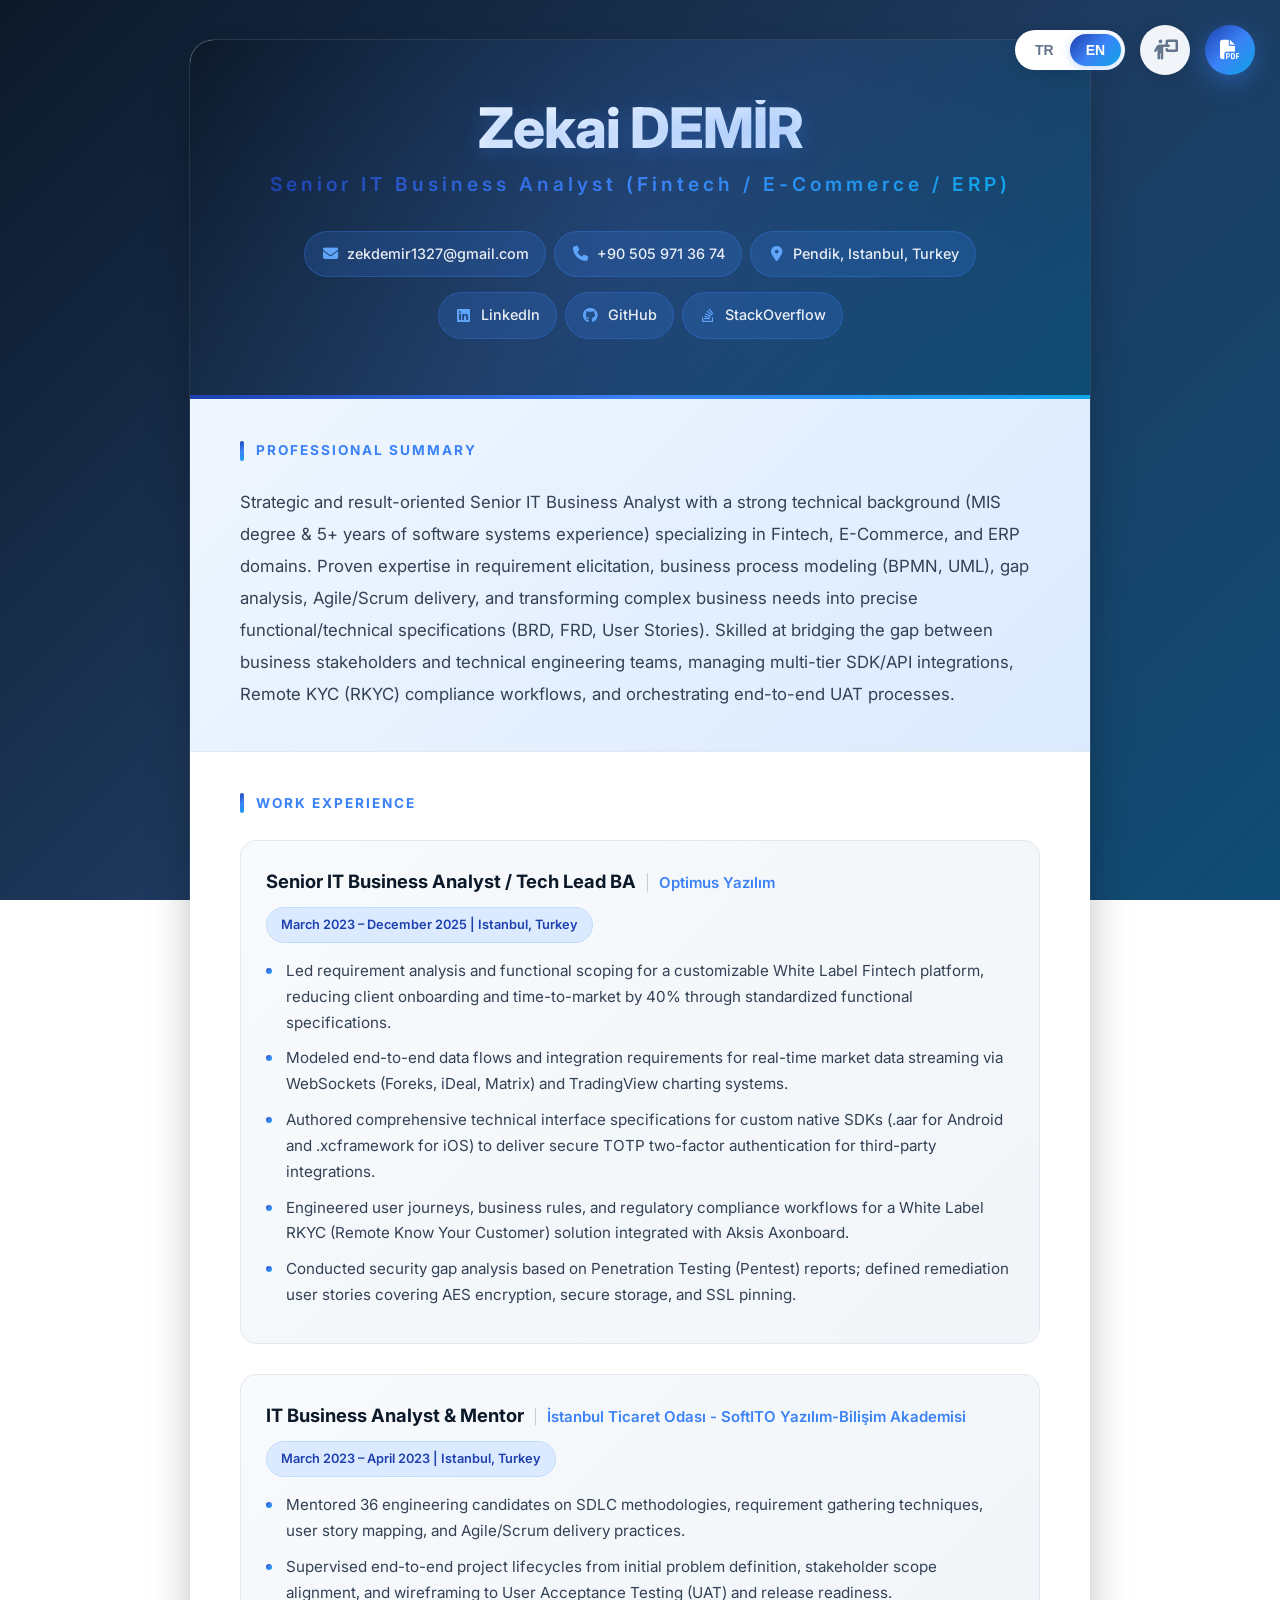
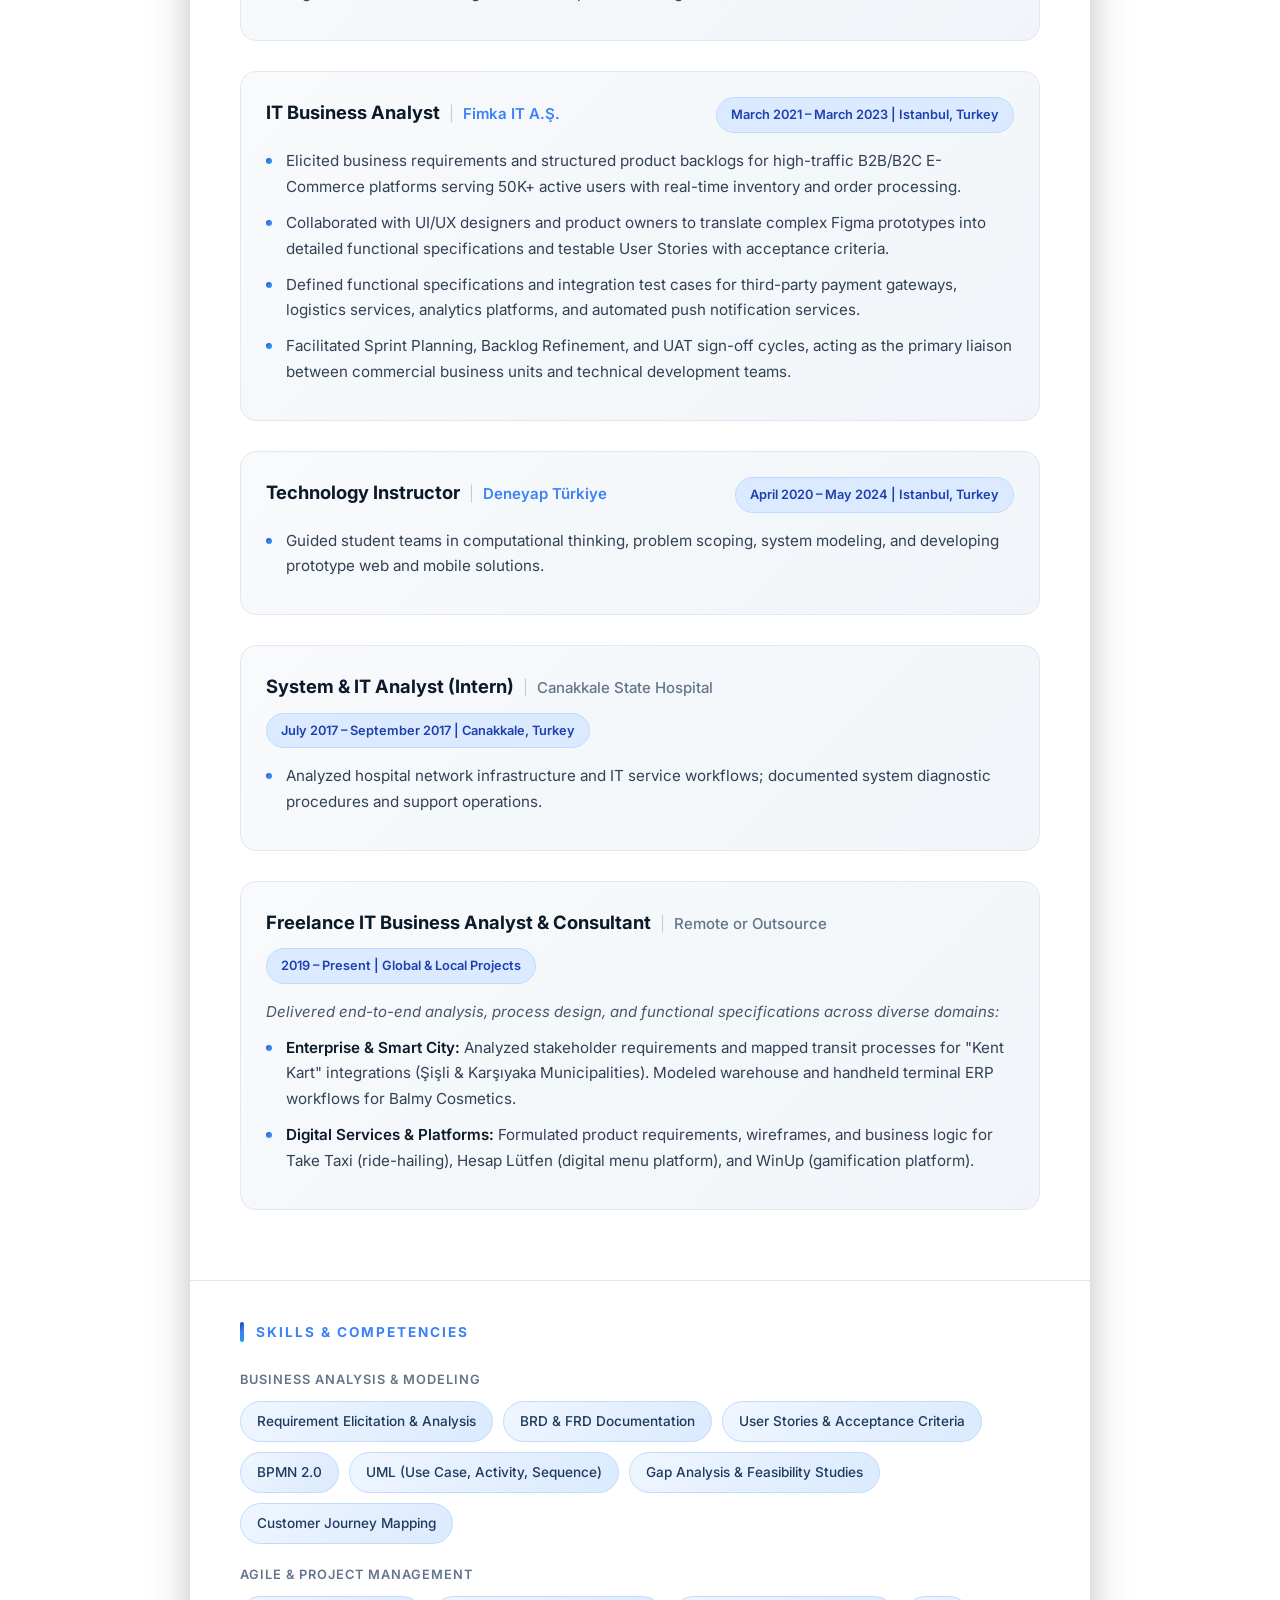
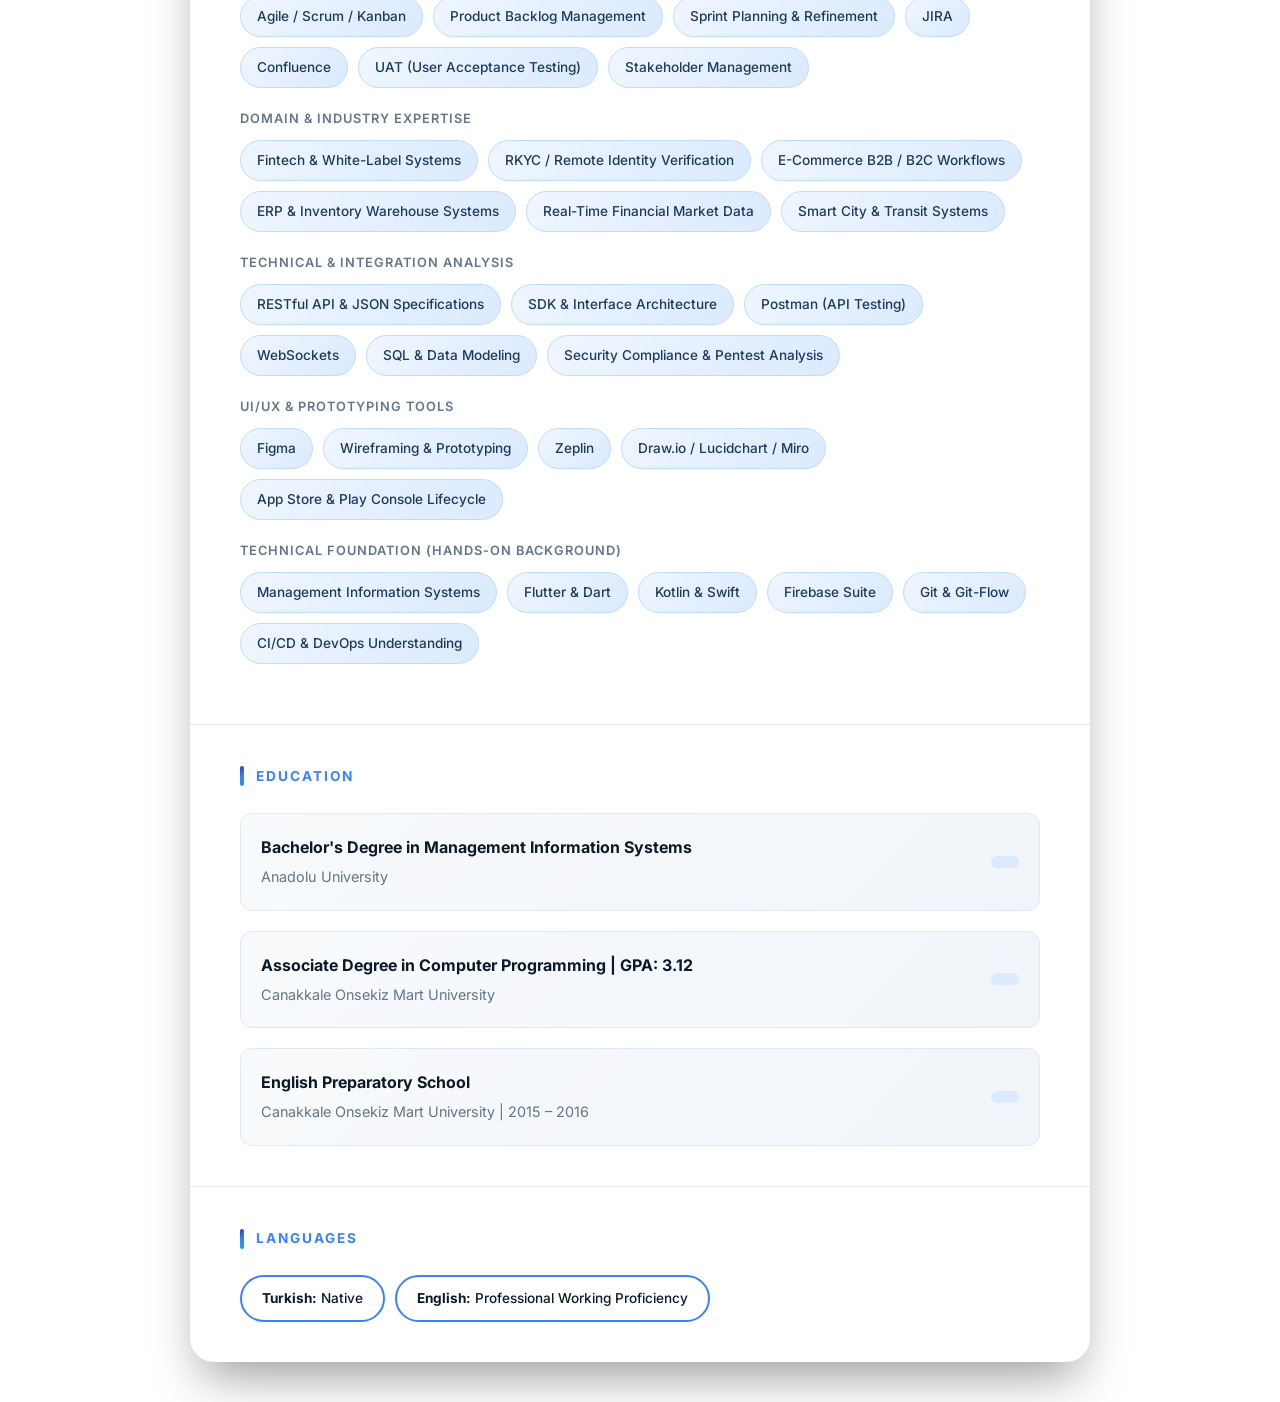
<file: index2.html>
<!DOCTYPE html>
<html lang="en">

<head>
    <meta charset="UTF-8">
    <meta name="viewport" content="width=device-width, initial-scale=1.0">
    <title>Zekai Demir - Senior IT Business Analyst (Fintech, E-Commerce, ERP)</title>
    <meta name="description"
        content="Senior IT Business Analyst with 5+ years of software & systems experience across Fintech, E-Commerce, and ERP sectors. Expert in requirement elicitation, BRD/FRD, BPMN/UML, User Stories, Agile/Scrum, API/SDK integrations, and RKYC/TOTP compliance.">
    <meta name="keywords"
        content="Business Analyst, IT Business Analyst, İş Analisti, Senior Business Analyst, Fintech, E-Commerce, ERP, Agile, Scrum, JIRA, Confluence, BRD, FRD, BPMN, UML, User Stories, UAT, API Integration">
    <meta name="author" content="Zekai Demir">
    <meta name="robots" content="index, follow">
    <link rel="canonical" href="https://demirzekk.github.io/index2.html">

    <!-- Open Graph / Social Media -->
    <meta property="og:type" content="profile">
    <meta property="og:title" content="Zekai Demir - Senior IT Business Analyst">
    <meta property="og:description"
        content="Senior IT Business Analyst with a strong technical foundation in MIS and software systems, specializing in Fintech, E-Commerce, and ERP business processes.">
    <meta property="og:url" content="https://demirzekk.github.io/index2.html">
    <meta property="profile:first_name" content="Zekai">
    <meta property="profile:last_name" content="Demir">

    <!-- Twitter Card -->
    <meta name="twitter:card" content="summary">
    <meta name="twitter:title" content="Zekai Demir - Senior IT Business Analyst">
    <meta name="twitter:description"
        content="Senior IT Business Analyst specializing in requirement engineering, Agile delivery, and digital transformation across Fintech, E-Commerce, and ERP.">

    <!-- JSON-LD Structured Data for SEO & LLM Understanding -->
    <script type="application/ld+json">
    {
        "@context": "https://schema.org",
        "@type": "Person",
        "@id": "https://demirzekk.github.io/index2.html#person",
        "name": "Zekai Demir",
        "givenName": "Zekai",
        "familyName": "Demir",
        "jobTitle": "Senior IT Business Analyst",
        "description": "Senior IT Business Analyst with 5+ years of software and systems experience across Fintech, E-Commerce, and ERP sectors. Holds a degree in Management Information Systems. Expert in requirements elicitation (BRD/FRD), business process modeling (BPMN/UML), Agile/Scrum backlog management, API/SDK specifications, RKYC compliance, and UAT coordination.",
        "url": "https://demirzekk.github.io/index2.html",
        "email": "zekdemir1327@gmail.com",
        "telephone": "+905059713674",
        "address": {
            "@type": "PostalAddress",
            "addressLocality": "Pendik",
            "addressRegion": "Istanbul",
            "addressCountry": "Turkey"
        },
        "sameAs": [
            "https://linkedin.com/in/zekai-demir-aa028a126",
            "https://github.com/Demirzekk",
            "https://stackoverflow.com/users/14048442"
        ],
        "knowsAbout": [
            "Business Analysis",
            "Requirement Engineering",
            "BRD & FRD Documentation",
            "User Stories & Acceptance Criteria",
            "BPMN 2.0 & UML",
            "Agile / Scrum / Kanban",
            "JIRA & Confluence",
            "Fintech & White-Label Systems",
            "RKYC & Remote Identity Verification",
            "E-Commerce & B2B/B2C Systems",
            "ERP & Warehouse Inventory Workflows",
            "API & SDK Integration Specifications",
            "SQL & Data Analysis",
            "UAT (User Acceptance Testing)",
            "Gap Analysis",
            "Figma Wireframing & Prototyping"
        ],
        "hasOccupation": {
            "@type": "Occupation",
            "name": "Senior IT Business Analyst",
            "occupationLocation": {
                "@type": "Country",
                "name": "Turkey"
            },
            "skills": "Requirement Elicitation, BRD/FRD, BPMN, UML, User Stories, JIRA, Confluence, Agile, Scrum, UAT, Fintech, E-Commerce, ERP, API Specification, SQL"
        },
        "worksFor": {
            "@type": "Organization",
            "name": "Optimus Yazılım",
            "address": {
                "@type": "PostalAddress",
                "addressLocality": "Istanbul",
                "addressCountry": "Turkey"
            }
        },
        "alumniOf": [
            {
                "@type": "EducationalOrganization",
                "name": "Anadolu University",
                "department": "Management Information Systems"
            },
            {
                "@type": "EducationalOrganization",
                "name": "Canakkale Onsekiz Mart University",
                "department": "Computer Programming"
            }
        ],
        "knowsLanguage": [
            {
                "@type": "Language",
                "name": "Turkish",
                "alternateName": "tr"
            },
            {
                "@type": "Language",
                "name": "English",
                "alternateName": "en"
            }
        ]
    }
    </script>

    <!-- Additional WebPage Schema -->
    <script type="application/ld+json">
    {
        "@context": "https://schema.org",
        "@type": "WebPage",
        "name": "Zekai Demir - Senior IT Business Analyst Resume",
        "description": "Professional resume and portfolio of Zekai Demir, Senior IT Business Analyst specializing in Fintech, E-Commerce, and ERP systems.",
        "url": "https://demirzekk.github.io/index2.html",
        "mainEntity": {
            "@id": "https://demirzekk.github.io/index2.html#person"
        },
        "speakable": {
            "@type": "SpeakableSpecification",
            "cssSelector": [".summary", ".job-title", ".skill-tag"]
        }
    }
    </script>

    <link rel="icon" href="favicon.png" type="image/png">
    <link rel="preconnect" href="https://fonts.googleapis.com">
    <link rel="preconnect" href="https://fonts.gstatic.com" crossorigin>
    <link href="https://fonts.googleapis.com/css2?family=Inter:wght@400;500;600;700;800&display=swap" rel="stylesheet">
    <link rel="stylesheet" href="style.css">
    <link rel="stylesheet" href="https://cdnjs.cloudflare.com/ajax/libs/font-awesome/6.4.0/css/all.min.css">
</head>

<body>
    <!-- Fixed Top Right Controls -->
    <div class="fixed-controls">
        <div class="lang-switch">
            <button onclick="switchLanguage('tr')" class="lang-btn" id="btn-tr">TR</button>
            <button onclick="switchLanguage('en')" class="lang-btn active" id="btn-en">EN</button>
        </div>
        <button id="slide-mode-btn" onclick="toggleSlideMode()" title="Slide Mode / Slayt Modu">
            <i class="fa-solid fa-person-chalkboard"></i>
        </button>
        <button id="pdf-download-btn" onclick="generatePDF()" title="Download PDF / PDF İndir">
            <i class="fa-solid fa-file-pdf"></i>
        </button>
    </div>

    <div class="container">
        <header class="header-centered">
            <div class="header-left">
                <h1>Zekai DEMİR</h1>
                <h2 data-i18n="job_title">Senior IT Business Analyst (Fintech / E-Commerce / ERP)</h2>
            </div>
            <div class="header-right">
                <div class="contact-row">
                    <a href="mailto:zekdemir1327@gmail.com"><i class="fa-solid fa-envelope"></i>
                        zekdemir1327@gmail.com</a>
                    <a href="tel:+905059713674"><i class="fa-solid fa-phone"></i> +90 505 971 36 74</a>
                    <a href="https://www.google.com/maps/search/?api=1&query=Pendik,+Istanbul,+Turkey"
                        target="_blank"><i class="fa-solid fa-location-dot"></i> <span
                            data-i18n="contact_location">Pendik, Istanbul, Turkey</span></a>
                </div>
                <div class="social-row">
                    <a href="https://linkedin.com/in/zekai-demir-aa028a126" target="_blank"><i
                            class="fa-brands fa-linkedin"></i> LinkedIn</a>
                    <a href="https://github.com/Demirzekk" target="_blank"><i class="fa-brands fa-github"></i>
                        GitHub</a>
                    <a href="https://stackoverflow.com/users/14048442" target="_blank"><i
                            class="fa-brands fa-stack-overflow"></i> StackOverflow</a>
                </div>
            </div>
        </header>

        <section class="summary">
            <h3 class="section-title" data-i18n="section_summary">Professional Summary</h3>
            <p data-i18n="summary_text">
                Strategic and result-oriented Senior IT Business Analyst with a strong technical background (MIS degree
                & 5+ years of software systems experience) specializing in Fintech, E-Commerce, and ERP domains. Proven
                expertise in requirement elicitation, business process modeling (BPMN, UML), gap analysis, Agile/Scrum
                delivery, and transforming complex business needs into precise functional/technical specifications (BRD,
                FRD, User Stories). Skilled at bridging the gap between business stakeholders and technical engineering
                teams, managing multi-tier SDK/API integrations, Remote KYC (RKYC) compliance workflows, and
                orchestrating end-to-end UAT processes.
            </p>
        </section>

        <section class="experience">
            <h3 class="section-title" data-i18n="section_experience">Work Experience</h3>

            <!-- Senior IT Business Analyst - Optimus Yazılım -->
            <div class="job-item">
                <div class="job-header">
                    <div>
                        <span class="job-title" data-i18n="job_optimus_title">Senior IT Business Analyst / Tech Lead
                            BA</span> <span style="margin: 0 5px; color: #ccc;">|</span> <span class="company"><a
                                href="#" target="_blank">Optimus Yazılım</a></span>
                    </div>
                    <div class="job-meta" data-i18n="job_optimus_date">March 2023 – December 2025 | Istanbul, Turkey
                    </div>
                </div>
                <div class="job-details">
                    <ul>
                        <li data-i18n="job_optimus_desc_1">Led requirement analysis and functional scoping for a
                            customizable White Label Fintech platform, reducing client onboarding and time-to-market by
                            40% through standardized functional specifications.</li>
                        <li data-i18n="job_optimus_desc_2">Modeled end-to-end data flows and integration requirements
                            for real-time market data streaming via WebSockets (Foreks, iDeal, Matrix) and TradingView
                            charting systems.</li>
                        <li data-i18n="job_optimus_desc_3">Authored comprehensive technical interface specifications for
                            custom native SDKs (.aar for Android and .xcframework for iOS) to deliver secure TOTP
                            two-factor authentication for third-party integrations.</li>
                        <li data-i18n="job_optimus_desc_4">Engineered user journeys, business rules, and regulatory
                            compliance workflows for a White Label RKYC (Remote Know Your Customer) solution integrated
                            with Aksis Axonboard.</li>
                        <li data-i18n="job_optimus_desc_5">Conducted security gap analysis based on Penetration Testing
                            (Pentest) reports; defined remediation user stories covering AES encryption, secure storage,
                            and SSL pinning.</li>
                    </ul>
                </div>
            </div>

            <!-- IT Business Analyst & Mentor - İstanbul Ticaret Odası -->
            <div class="job-item">
                <div class="job-header">
                    <div>
                        <span class="job-title" data-i18n="job_ito_title">IT Business Analyst & Mentor</span> <span
                            style="margin: 0 5px; color: #ccc;">|</span> <span class="company"
                            data-i18n="job_ito_org"><a href="#" target="_blank">İstanbul Ticaret Odası - SoftITO
                                Yazılım-Bilişim Akademisi</a></span>
                    </div>
                    <div class="job-meta" data-i18n="job_ito_date">March 2023 – April 2023 | Istanbul, Turkey</div>
                </div>
                <div class="job-details">
                    <ul>
                        <li data-i18n="job_ito_desc_1">Mentored 36 engineering candidates on SDLC methodologies,
                            requirement gathering techniques, user story mapping, and Agile/Scrum delivery practices.
                        </li>
                        <li data-i18n="job_ito_desc_2">Supervised end-to-end project lifecycles from initial problem
                            definition, stakeholder scope alignment, and wireframing to User Acceptance Testing (UAT)
                            and release readiness.</li>
                    </ul>
                </div>
            </div>

            <!-- IT Business Analyst - Fimka IT A.Ş. -->
            <div class="job-item">
                <div class="job-header">
                    <div>
                        <span class="job-title" data-i18n="job_fimka_title">IT Business Analyst</span> <span
                            style="margin: 0 5px; color: #ccc;">|</span> <span class="company"><a href="#"
                                target="_blank">Fimka IT A.Ş.</a></span>
                    </div>
                    <div class="job-meta" data-i18n="job_fimka_date">March 2021 – March 2023 | Istanbul, Turkey</div>
                </div>
                <div class="job-details">
                    <ul>
                        <li data-i18n="job_fimka_desc_1">Elicited business requirements and structured product backlogs
                            for high-traffic B2B/B2C E-Commerce platforms serving 50K+ active users with real-time
                            inventory and order processing.</li>
                        <li data-i18n="job_fimka_desc_2">Collaborated with UI/UX designers and product owners to
                            translate complex Figma prototypes into detailed functional specifications and testable User
                            Stories with acceptance criteria.</li>
                        <li data-i18n="job_fimka_desc_3">Defined functional specifications and integration test cases
                            for third-party payment gateways, logistics services, analytics platforms, and automated
                            push notification services.</li>
                        <li data-i18n="job_fimka_desc_4">Facilitated Sprint Planning, Backlog Refinement, and UAT
                            sign-off cycles, acting as the primary liaison between commercial business units and
                            technical development teams.</li>
                    </ul>
                </div>
            </div>

            <!-- Technology Instructor - Deneyap Türkiye -->
            <div class="job-item">
                <div class="job-header">
                    <div>
                        <span class="job-title" data-i18n="job_deneyap_title">Technology Instructor</span> <span
                            style="margin: 0 5px; color: #ccc;">|</span> <span class="company"><a href="#"
                                target="_blank">Deneyap Türkiye</a></span>
                    </div>
                    <div class="job-meta" data-i18n="job_deneyap_date">April 2020 – May 2024 | Istanbul, Turkey</div>
                </div>
                <div class="job-details">
                    <ul>
                        <li data-i18n="job_deneyap_desc_1">Guided student teams in computational thinking, problem
                            scoping, system modeling, and developing prototype web and mobile solutions.</li>
                    </ul>
                </div>
            </div>

            <!-- System & IT Analyst (Intern) - Canakkale State Hospital -->
            <div class="job-item print-hide">
                <div class="job-header">
                    <div>
                        <span class="job-title" data-i18n="job_intern_title">System & IT Analyst (Intern)</span> <span
                            style="margin: 0 5px; color: #ccc;">|</span> <span class="company"
                            data-i18n="job_intern_org">Canakkale State Hospital</span>
                    </div>
                    <div class="job-meta" data-i18n="job_intern_date">July 2017 – September 2017 | Canakkale, Turkey
                    </div>
                </div>
                <div class="job-details">
                    <ul>
                        <li data-i18n="job_intern_desc_1">Analyzed hospital network infrastructure and IT service
                            workflows; documented system diagnostic procedures and support operations.</li>
                    </ul>
                </div>
            </div>

            <!-- Freelance IT Business Analyst & Consultant -->
            <div class="job-item">
                <div class="job-header">
                    <div>
                        <span class="job-title" data-i18n="job_freelance_title">Freelance IT Business Analyst &
                            Consultant</span>
                        <span style="margin: 0 5px; color: #ccc;">|</span> <span class="company"
                            data-i18n="job_freelance_org">Remote or Outsource</span>
                    </div>
                    <div class="job-meta" data-i18n="job_freelance_date">2019 – Present | Global & Local Projects</div>
                </div>
                <div class="job-details">
                    <p style="margin-bottom: 10px; color: #475569;" class="print-hide"
                        data-i18n="job_freelance_summary">Delivered end-to-end analysis, process design, and functional
                        specifications across diverse domains:</p>
                    <ul>
                        <li data-i18n="job_freelance_desc_1"><strong>Enterprise & Smart City:</strong> Analyzed
                            stakeholder requirements and mapped transit processes for "Kent Kart" integrations (Şişli &
                            Karşıyaka Municipalities). Modeled warehouse and handheld terminal ERP workflows for Balmy
                            Cosmetics.</li>
                        <li data-i18n="job_freelance_desc_2"><strong>Digital Services & Platforms:</strong> Formulated
                            product requirements, wireframes, and business logic for Take Taxi (ride-hailing), Hesap
                            Lütfen (digital menu platform), and WinUp (gamification platform).</li>
                    </ul>
                </div>
            </div>
        </section>

        <section class="skills">
            <h3 class="section-title" data-i18n="section_skills">Skills & Competencies</h3>

            <div class="skill-category">
                <span class="category-title" data-i18n="skill_cat_ba">Business Analysis & Modeling</span>
                <div class="skills-grid">
                    <span class="skill-tag" data-i18n="skill_req_analysis">Requirement Elicitation & Analysis</span>
                    <span class="skill-tag" data-i18n="skill_brd_frd">BRD & FRD Documentation</span>
                    <span class="skill-tag" data-i18n="skill_user_stories">User Stories & Acceptance Criteria</span>
                    <span class="skill-tag">BPMN 2.0</span>
                    <span class="skill-tag">UML (Use Case, Activity, Sequence)</span>
                    <span class="skill-tag" data-i18n="skill_gap_analysis">Gap Analysis & Feasibility Studies</span>
                    <span class="skill-tag" data-i18n="skill_journey">Customer Journey Mapping</span>
                </div>
            </div>

            <div class="skill-category">
                <span class="category-title" data-i18n="skill_cat_agile">Agile & Project Management</span>
                <div class="skills-grid">
                    <span class="skill-tag">Agile / Scrum / Kanban</span>
                    <span class="skill-tag" data-i18n="skill_backlog">Product Backlog Management</span>
                    <span class="skill-tag" data-i18n="skill_sprint">Sprint Planning & Refinement</span>
                    <span class="skill-tag">JIRA</span>
                    <span class="skill-tag">Confluence</span>
                    <span class="skill-tag" data-i18n="skill_uat">UAT (User Acceptance Testing)</span>
                    <span class="skill-tag" data-i18n="skill_stakeholder">Stakeholder Management</span>
                </div>
            </div>

            <div class="skill-category">
                <span class="category-title" data-i18n="skill_cat_domain">Domain & Industry Expertise</span>
                <div class="skills-grid">
                    <span class="skill-tag" data-i18n="skill_fintech_whitelabel">Fintech & White-Label Systems</span>
                    <span class="skill-tag" data-i18n="skill_rkyc">RKYC / Remote Identity Verification</span>
                    <span class="skill-tag" data-i18n="skill_ecommerce">E-Commerce B2B / B2C Workflows</span>
                    <span class="skill-tag" data-i18n="skill_erp">ERP & Inventory Warehouse Systems</span>
                    <span class="skill-tag" data-i18n="skill_realtime_market">Real-Time Financial Market Data</span>
                    <span class="skill-tag" data-i18n="skill_smart_city">Smart City & Transit Systems</span>
                </div>
            </div>

            <div class="skill-category">
                <span class="category-title" data-i18n="skill_cat_tech_analysis">Technical & Integration Analysis</span>
                <div class="skills-grid">
                    <span class="skill-tag" data-i18n="skill_api_spec">RESTful API & JSON Specifications</span>
                    <span class="skill-tag" data-i18n="skill_sdk_spec">SDK & Interface Architecture</span>
                    <span class="skill-tag">Postman (API Testing)</span>
                    <span class="skill-tag">WebSockets</span>
                    <span class="skill-tag">SQL & Data Modeling</span>
                    <span class="skill-tag" data-i18n="skill_pentest_analysis">Security Compliance & Pentest
                        Analysis</span>
                </div>
            </div>

            <div class="skill-category">
                <span class="category-title" data-i18n="skill_cat_design">UI/UX & Prototyping Tools</span>
                <div class="skills-grid">
                    <span class="skill-tag">Figma</span>
                    <span class="skill-tag" data-i18n="skill_wireframing">Wireframing & Prototyping</span>
                    <span class="skill-tag">Zeplin</span>
                    <span class="skill-tag">Draw.io / Lucidchart / Miro</span>
                    <span class="skill-tag" data-i18n="skill_app_stores">App Store & Play Console Lifecycle</span>
                </div>
            </div>

            <div class="skill-category">
                <span class="category-title" data-i18n="skill_cat_tech_bg">Technical Foundation (Hands-on
                    Background)</span>
                <div class="skills-grid">
                    <span class="skill-tag">Management Information Systems</span>
                    <span class="skill-tag">Flutter & Dart</span>
                    <span class="skill-tag">Kotlin & Swift</span>
                    <span class="skill-tag">Firebase Suite</span>
                    <span class="skill-tag">Git & Git-Flow</span>
                    <span class="skill-tag">CI/CD & DevOps Understanding</span>
                </div>
            </div>
        </section>

        <section class="education">
            <h3 class="section-title" data-i18n="section_education">Education</h3>

            <div class="education-item">
                <div>
                    <div class="degree" data-i18n="edu_bs">Bachelor's Degree in Management Information Systems</div>
                    <div class="school" data-i18n="edu_anadolu">Anadolu University</div>
                </div>
                <div class="grad-date"></div>
            </div>

            <div class="education-item">
                <div>
                    <div class="degree" data-i18n="edu_as">Associate Degree in Computer Programming | GPA: 3.12</div>
                    <div class="school" data-i18n="edu_comu">Canakkale Onsekiz Mart University</div>
                </div>
                <div class="grad-date"></div>
            </div>

            <div class="education-item print-hide">
                <div>
                    <div class="degree" data-i18n="edu_prep">English Preparatory School</div>
                    <div class="school" data-i18n="edu_prep_school">Canakkale Onsekiz Mart University | 2015 – 2016
                    </div>
                </div>
                <div class="grad-date"></div>
            </div>
        </section>

        <section class="languages">
            <h3 class="section-title" data-i18n="section_languages">Languages</h3>
            <div class="skills-grid">
                <span class="skill-tag"
                    style="background: white; border: 1px solid #e2e8f0; font-weight: 500; color: var(--primary-color);"><strong
                        data-i18n="lang_tr">Turkish:</strong>
                    <span data-i18n="lang_tr_level">Native</span></span>
                <span class="skill-tag"
                    style="background: white; border: 1px solid #e2e8f0; font-weight: 500; color: var(--primary-color);"><strong
                        data-i18n="lang_en">English:</strong>
                    <span data-i18n="lang_en_level">Professional Working Proficiency</span></span>
            </div>
        </section>

    </div>

    <!-- Slide Navigation Controls -->
    <div class="slide-controls" style="display: none;">
        <button onclick="prevSlide()" id="prev-btn" title="Previous / Önceki"><i
                class="fa-solid fa-chevron-left"></i></button>
        <button onclick="nextSlide()" id="next-btn" title="Next / Sonraki"><i
                class="fa-solid fa-chevron-right"></i></button>
    </div>

    <script>
        const translations = {
            en: {
                "job_title": "Senior IT Business Analyst (Fintech / E-Commerce / ERP)",
                "pdf_tooltip": "Download PDF",
                "contact_location": "Pendik, Istanbul, Turkey",
                "section_summary": "PROFESSIONAL SUMMARY",
                "summary_text": "Strategic and result-oriented Senior IT Business Analyst with a strong technical background (MIS degree & 5+ years of software systems experience) specializing in Fintech, E-Commerce, and ERP domains. Proven expertise in requirement elicitation, business process modeling (BPMN, UML), gap analysis, Agile/Scrum delivery, and transforming complex business needs into precise functional/technical specifications (BRD, FRD, User Stories). Skilled at bridging the gap between business stakeholders and technical engineering teams, managing multi-tier SDK/API integrations, Remote KYC (RKYC) compliance workflows, and orchestrating end-to-end UAT processes.",
                "section_skills": "SKILLS & COMPETENCIES",
                "section_experience": "WORK EXPERIENCE",
                "job_intern_org": "Canakkale State Hospital",
                "job_freelance_org": "Remote or Outsource",
                "job_freelance_summary": "Delivered end-to-end analysis, process design, and functional specifications across diverse domains:",
                "job_optimus_title": "Senior Software Developer",
                "job_optimus_date": "March 2023 – December 2025 | Istanbul, Turkey",
                "job_optimus_desc_1": "Led requirement analysis and functional scoping for a customizable White Label Fintech platform, reducing client onboarding and time-to-market by 40% through standardized functional specifications.",
                "job_optimus_desc_2": "Modeled end-to-end data flows and integration requirements for real-time market data streaming via WebSockets (Foreks, iDeal, Matrix) and TradingView charting systems.",
                "job_optimus_desc_3": "Authored comprehensive technical interface specifications for custom native SDKs (.aar for Android and .xcframework for iOS) to deliver secure TOTP two-factor authentication for third-party integrations.",
                "job_optimus_desc_4": "Engineered user journeys, business rules, and regulatory compliance workflows for a White Label RKYC (Remote Know Your Customer) solution integrated with Aksis Axonboard.",
                "job_optimus_desc_5": "Conducted security gap analysis based on Penetration Testing (Pentest) reports; defined remediation user stories covering AES encryption, secure storage, and SSL pinning.",
                "job_ito_title": "IT Business Analyst & Mentor",
                "job_ito_org": "İstanbul Ticaret Odası - SoftITO Software Academy",
                "job_ito_date": "March 2023 – April 2023 | Istanbul, Turkey",
                "job_ito_desc_1": "Mentored 36 engineering candidates on SDLC methodologies, requirement gathering techniques, user story mapping, and Agile/Scrum delivery practices.",
                "job_ito_desc_2": "Supervised end-to-end project lifecycles from initial problem definition, stakeholder scope alignment, and wireframing to User Acceptance Testing (UAT) and release readiness.",
                "job_fimka_title": "IT Business Analyst",
                "job_fimka_date": "March 2021 – March 2023 | Istanbul, Turkey",
                "job_fimka_desc_1": "Elicited business requirements and structured product backlogs for high-traffic B2B/B2C E-Commerce platforms serving 50K+ active users with real-time inventory and order processing.",
                "job_fimka_desc_2": "Collaborated with UI/UX designers and product owners to translate complex Figma prototypes into detailed functional specifications and testable User Stories with acceptance criteria.",
                "job_fimka_desc_3": "Defined functional specifications and integration test cases for third-party payment gateways, logistics services, analytics platforms, and automated push notification services.",
                "job_fimka_desc_4": "Facilitated Sprint Planning, Backlog Refinement, and UAT sign-off cycles, acting as the primary liaison between commercial business units and technical development teams.",
                "job_deneyap_title": "Technology Instructor",
                "job_deneyap_date": "April 2020 – May 2024 | Istanbul, Turkey",
                "job_deneyap_desc_1": "Guided student teams in computational thinking, problem scoping, system modeling, and developing prototype web and mobile solutions.",
                "job_intern_title": "System & IT Analyst (Intern)",
                "job_intern_date": "July 2017 – September 2017 | Canakkale, Turkey",
                "job_intern_desc_1": "Analyzed hospital network infrastructure and IT service workflows; documented system diagnostic procedures and support operations.",
                "job_freelance_title": "Freelance IT Business Analyst & Consultant",
                "job_freelance_date": "2019 – Present | Global & Local Projects",
                "job_freelance_desc_1": "Enterprise & Smart City: Analyzed stakeholder requirements and mapped transit processes for \"Kent Kart\" integrations (Şişli & Karşıyaka Municipalities). Modeled warehouse and handheld terminal ERP workflows for Balmy Cosmetics.",
                "job_freelance_desc_2": "Digital Services & Platforms: Formulated product requirements, wireframes, and business logic for Take Taxi (ride-hailing), Hesap Lütfen (digital menu platform), and WinUp (gamification platform).",
                "section_education": "EDUCATION",
                "edu_bs": "Bachelor's Degree in Management Information Systems",
                "edu_anadolu": "Anadolu University",
                "edu_as": "Associate Degree in Computer Programming | GPA: 3.12",
                "edu_comu": "Canakkale Onsekiz Mart University",
                "edu_prep": "English Preparatory School",
                "edu_prep_school": "Canakkale Onsekiz Mart University | 2015 – 2016",
                "section_languages": "LANGUAGES",
                "lang_tr": "Turkish",
                "lang_tr_level": "Native",
                "lang_en": "English",
                "lang_en_level": "Professional Working Proficiency",
                "skill_cat_ba": "Business Analysis & Modeling",
                "skill_req_analysis": "Requirement Elicitation & Analysis",
                "skill_brd_frd": "BRD & FRD Documentation",
                "skill_user_stories": "User Stories & Acceptance Criteria",
                "skill_gap_analysis": "Gap Analysis & Feasibility Studies",
                "skill_journey": "Customer Journey Mapping",
                "skill_cat_agile": "Agile & Project Management",
                "skill_backlog": "Product Backlog Management",
                "skill_sprint": "Sprint Planning & Refinement",
                "skill_uat": "UAT (User Acceptance Testing)",
                "skill_stakeholder": "Stakeholder Management",
                "skill_cat_domain": "Domain & Industry Expertise",
                "skill_fintech_whitelabel": "Fintech & White-Label Systems",
                "skill_rkyc": "RKYC / Remote Identity Verification",
                "skill_ecommerce": "E-Commerce B2B / B2C Workflows",
                "skill_erp": "ERP & Inventory Warehouse Systems",
                "skill_realtime_market": "Real-Time Financial Market Data",
                "skill_smart_city": "Smart City & Transit Systems",
                "skill_cat_tech_analysis": "Technical & Integration Analysis",
                "skill_api_spec": "RESTful API & JSON Specifications",
                "skill_sdk_spec": "SDK & Interface Architecture",
                "skill_pentest_analysis": "Security Compliance & Pentest Analysis",
                "skill_cat_design": "UI/UX & Prototyping Tools",
                "skill_wireframing": "Wireframing & Prototyping",
                "skill_app_stores": "App Store & Play Console Lifecycle",
                "skill_cat_tech_bg": "Technical Foundation (Hands-on Background)"
            },
            tr: {
                "job_title": "Senior IT Business Analyst (Fintech / E-Commerce / ERP)",
                "pdf_tooltip": "PDF İndir",
                "contact_location": "Pendik, İstanbul, Türkiye",
                "section_summary": "PROFESYONEL ÖZET",
                "summary_text": "Yönetim Bilişim Sistemleri eğitimi ve 5+ yıllık yazılım/sistem deneyimine sahip Senior IT Business Analyst. Fintech, E-Commerce ve ERP alanlarında; business analysis, requirement analysis, business process modeling ve Agile/Scrum süreçlerinde deneyimliyim. İş ihtiyaçlarını analiz ederek bunları anlaşılır functional requirements, User Stories ve teknik gereksinimlere dönüştürüyor; business ekipleri ile software development ekipleri arasında koordinasyonu sağlıyorum. Ayrıca API/SDK integrations, RKYC süreçleri, UAT ve security analysis konularında aktif rol aldım.",
                "section_skills": "YETKİNLİKLER",
                "section_experience": "İŞ DENEYİMİ",
                "job_intern_org": "Çanakkale Devlet Hastanesi",
                "job_freelance_org": "Freelance / Remote",
                "job_freelance_summary": "Farklı sektörlerde business analysis, process design ve functional requirements çalışmalarını uçtan uca yürüttüm:",
                "job_optimus_title": "Senior Software Developer",
                "job_optimus_date": "Mart 2023 – Aralık 2025 | İstanbul, Türkiye",
                "job_optimus_desc_1": "Clean Architecture kullanarak özelleştirilebilir bir White-Label Fintech mobil uygulaması geliştirdim ve yeni müşteriler için deployment süresini %40 azalttım.",
                "job_optimus_desc_2": "WebSockets kullanarak Foreks, iDeal ve Matrix üzerinden real-time financial data iletişimini geliştirdim; interactive charting için TradingView SDK entegrasyonunu gerçekleştirdim.",
                "job_optimus_desc_3": "Android/Kotlin için .aar, iOS/Swift için .xcframework formatında custom native SDK'lar geliştirerek third-party integrations için güvenli TOTP authentication özellikleri sağladım.",
                "job_optimus_desc_4": "Aksis Axonboard ile entegre White-Label RKYC uygulamasını Kotlin ve Swift native platform channels kullanarak geliştirdim. Uygulamayı native Kotlin, native Swift ve React Native desteği sunan cross-platform SDK haline getirdim.",
                "job_optimus_desc_5": "Penetration Testing (Pentest) sırasında tespit edilen kritik security vulnerabilities için AES encryption, secure storage ve SSL pinning uygulayarak gerekli güvenlik iyileştirmelerini gerçekleştirdim.",
                "job_ito_title": "IT Business Analyst & Mentor",
                "job_ito_org": "İstanbul Ticaret Odası - SoftITO Yazılım Akademisi",
                "job_ito_date": "Mart 2023 – Nisan 2023 | İstanbul, Türkiye",
                "job_ito_desc_1": "36 mühendislik öğrencisine SDLC, requirement gathering, User Story mapping ve Agile/Scrum süreçleri konusunda eğitim ve mentorluk verdim.",
                "job_ito_desc_2": "Projelerin problem definition ve scope belirleme aşamasından stakeholder alignment, wireframing, UAT ve release hazırlığına kadar tüm süreçlerini takip ettim.",
                "job_fimka_title": "IT Business Analyst",
                "job_fimka_date": "Mart 2021 – Mart 2023 | İstanbul, Türkiye",
                "job_fimka_desc_1": "50.000+ aktif kullanıcıya hizmet veren yüksek trafikli B2B/B2C E-Commerce platformlarında business requirements analizi ve Product Backlog yönetimi gerçekleştirdim. Real-time inventory ve order processing süreçlerinin geliştirilmesine katkı sağladım.",
                "job_fimka_desc_2": "UI/UX designers ve Product Owners ile birlikte çalışarak Figma prototiplerini detaylı functional requirements ve Acceptance Criteria içeren test edilebilir User Stories'e dönüştürdüm.",
                "job_fimka_desc_3": "Third-party payment gateways, logistics services, analytics platforms ve automated push notification servisleri için functional requirements ve integration test cases hazırladım.",
                "job_fimka_desc_4": "Sprint Planning, Backlog Refinement ve UAT süreçlerini yöneterek commercial teams ile software development teams arasında koordinasyonu sağladım.",
                "job_deneyap_title": "Technology Instructor",
                "job_deneyap_date": "Nisan 2020 – Mayıs 2024 | İstanbul, Türkiye",
                "job_deneyap_desc_1": "Öğrenci ekiplerine computational thinking, problem analysis, system modeling ve prototype web/mobile solution geliştirme süreçlerinde mentorluk yaptım.",
                "job_intern_title": "System & IT Analyst (Intern)",
                "job_intern_date": "Temmuz 2017 – Eylül 2017 | Çanakkale, Türkiye",
                "job_intern_desc_1": "Hastanenin network infrastructure ve IT service süreçlerini analiz ettim; system diagnostics ve technical support operasyonlarını dokümante ettim.",
                "job_freelance_title": "Freelance IT Business Analyst & Consultant",
                "job_freelance_date": "2019 – Günümüz | Global & Yerel Projeler",
                "job_freelance_desc_1": "<strong>Enterprise & Smart City:</strong> Şişli ve Karşıyaka Belediyeleri için Kent Kart integrations kapsamında stakeholder requirements analizlerini ve transit process mapping çalışmalarını gerçekleştirdim. Balmy Cosmetics için warehouse ve handheld terminal ile çalışan ERP workflows üzerinde analiz yaptım.",
                "job_freelance_desc_2": "<strong>Digital Services & Platforms:</strong> Take Taxi, Hesap Lütfen ve WinUp projeleri için product requirements, wireframes ve business logic tasarımlarını oluşturdum.",
                "section_education": "EĞİTİM",
                "edu_bs": "Yönetim Bilişim Sistemleri Lisans",
                "edu_anadolu": "Anadolu Üniversitesi",
                "edu_as": "Bilgisayar Programcılığı Önlisans | GPA: 3.12",
                "edu_comu": "Çanakkale Onsekiz Mart Üniversitesi",
                "edu_prep": "İngilizce Hazırlık",
                "edu_prep_school": "Çanakkale Onsekiz Mart Üniversitesi | 2015 – 2016",
                "section_languages": "DİLLER",
                "lang_tr": "Türkçe",
                "lang_tr_level": "Anadil",
                "lang_en": "İngilizce",
                "lang_en_level": "Professional Working Proficiency",
                "skill_cat_ba": "Business Analysis & Modeling",
                "skill_req_analysis": "Requirement Analysis",
                "skill_brd_frd": "BRD & FRD Documentation",
                "skill_user_stories": "User Stories & Acceptance Criteria",
                "skill_gap_analysis": "Gap Analysis & Feasibility Analysis",
                "skill_journey": "Customer Journey Mapping",
                "skill_cat_agile": "Agile & Project Management",
                "skill_backlog": "Product Backlog Management",
                "skill_sprint": "Sprint Planning & Backlog Refinement",
                "skill_uat": "UAT (User Acceptance Testing)",
                "skill_stakeholder": "Stakeholder Management",
                "skill_cat_domain": "Domain & Industry Expertise",
                "skill_fintech_whitelabel": "Fintech & White-Label Systems",
                "skill_rkyc": "RKYC / Remote Identity Verification",
                "skill_ecommerce": "E-Commerce B2B / B2C Workflows",
                "skill_erp": "ERP & Inventory / Warehouse Systems",
                "skill_realtime_market": "Real-Time Market Data",
                "skill_smart_city": "Smart City & Transit Systems",
                "skill_cat_tech_analysis": "Technical & Integration Analysis",
                "skill_api_spec": "RESTful API & JSON Specifications",
                "skill_sdk_spec": "SDK & Interface Architecture",
                "skill_pentest_analysis": "Security Compliance & Pentest Analysis",
                "skill_cat_design": "UI/UX & Prototyping Tools",
                "skill_wireframing": "Wireframing & Prototyping",
                "skill_app_stores": "App Store & Play Console Lifecycle",
                "skill_cat_tech_bg": "Technical Background (Hands-on Experience)"
            }
        };

        function switchLanguage(lang) {
            document.documentElement.lang = lang;
            document.querySelectorAll('[data-i18n]').forEach(element => {
                const key = element.getAttribute('data-i18n');
                if (translations[lang] && translations[lang][key]) {
                    element.innerHTML = translations[lang][key];
                }
            });

            const pdfBtn = document.getElementById('pdf-download-btn');
            if (pdfBtn) pdfBtn.title = translations[lang]['pdf_tooltip'];

            document.querySelectorAll('.lang-btn').forEach(btn => btn.classList.remove('active'));
            const activeBtn = document.getElementById(`btn-${lang}`);
            if (activeBtn) activeBtn.classList.add('active');
        }

        function generatePDF() {
            const style = document.createElement('style');

            if (isSlideMode) {
                style.innerHTML = `
                @page { size: A4 landscape; margin: 0; }
                @media print {
                    body { 
                        -webkit-print-color-adjust: exact !important; 
                        background: #000000 !important;
                    }
                    .fixed-controls, .slide-controls { display: none !important; }
                    .container { 
                        width: 100vw !important; 
                        max-width: none !important;
                        margin: 0 !important; 
                        padding: 0 !important;
                        box-shadow: none !important; 
                        border: none !important;
                        background: none !important;
                    }
                    .container > header, .container > section {
                        display: block !important;
                        height: auto !important;
                        padding: 0 !important;
                        margin: 0 !important;
                    }
                    .slide-element {
                        display: flex !important;
                        flex-direction: column !important;
                        justify-content: center !important;
                        align-items: center !important;
                        width: 100vw !important;
                        height: 100vh !important;
                        page-break-after: always !important;
                        break-after: page !important;
                        background: #111827 !important;
                        box-sizing: border-box !important;
                        padding: 5vh 5vw !important;
                        opacity: 1 !important;
                        visibility: visible !important;
                        animation: none !important;
                    }
                    .slide-element:last-child {
                        page-break-after: auto !important;
                        break-after: auto !important;
                    }
                }
                `;
            } else {
                style.innerHTML = `
                @media print {
                    body { 
                        -webkit-print-color-adjust: exact; 
                        background-color: white !important;
                        background-image: none !important;
                    }
                }
                `;
            }

            document.head.appendChild(style);
            setTimeout(() => {
                window.print();
                document.head.removeChild(style);
            }, 100);
        }

        window.onload = function () {
            setTimeout(() => {
                const elements = document.querySelectorAll('.slide-up');
                elements.forEach(element => {
                    element.classList.add('active');
                });
            }, 100);
        }

        // --- Slide Mode Logic ---
        let isSlideMode = false;
        let currentSlide = 0;
        let slideElements = [];

        function toggleSlideMode() {
            isSlideMode = !isSlideMode;
            const slideBtn = document.getElementById('slide-mode-btn');
            const slideControls = document.querySelector('.slide-controls');
            const pdfBtn = document.getElementById('pdf-download-btn');

            if (!slideElements.length) {
                slideElements = Array.from(document.querySelectorAll('header.header-centered, section.summary, .job-item, .skill-category, .education-item, section.languages'));
                slideElements.forEach(el => el.classList.add('slide-element'));
            }

            if (isSlideMode) {
                document.body.classList.add('slide-mode-active');
                slideBtn.classList.add('active');
                slideControls.style.display = 'flex';

                pdfBtn.innerHTML = '<i class="fa-solid fa-file-powerpoint"></i>';
                pdfBtn.title = 'Download Presentation / Sunumu İndir';

                showSlide(0);
            } else {
                document.body.classList.remove('slide-mode-active');
                slideBtn.classList.remove('active');
                slideControls.style.display = 'none';

                pdfBtn.innerHTML = '<i class="fa-solid fa-file-pdf"></i>';
                pdfBtn.title = 'Download PDF / PDF İndir';

                document.querySelectorAll('.active-slide').forEach(el => el.classList.remove('active-slide'));
                document.querySelectorAll('.active-section').forEach(el => el.classList.remove('active-section'));
            }
        }

        function showSlide(index) {
            if (index < 0) index = 0;
            if (index >= slideElements.length) index = slideElements.length - 1;
            currentSlide = index;

            document.querySelectorAll('.active-slide').forEach(el => el.classList.remove('active-slide'));
            document.querySelectorAll('.active-section').forEach(el => el.classList.remove('active-section'));

            const currentEl = slideElements[currentSlide];
            currentEl.classList.add('active-slide');

            const parentSection = currentEl.closest('section');
            if (parentSection) {
                parentSection.classList.add('active-section');
            } else if (currentEl.tagName.toLowerCase() === 'header') {
                currentEl.classList.add('active-section');
            }

            document.getElementById('prev-btn').disabled = (currentSlide === 0);
            document.getElementById('next-btn').disabled = (currentSlide === slideElements.length - 1);
        }

        function nextSlide() {
            if (currentSlide < slideElements.length - 1) {
                showSlide(currentSlide + 1);
            }
        }

        function prevSlide() {
            if (currentSlide > 0) {
                showSlide(currentSlide - 1);
            }
        }

        document.addEventListener('keydown', (e) => {
            if (isSlideMode) {
                if (e.key === 'ArrowRight' || e.key === 'Space') {
                    e.preventDefault();
                    nextSlide();
                } else if (e.key === 'ArrowLeft') {
                    e.preventDefault();
                    prevSlide();
                } else if (e.key === 'Escape') {
                    e.preventDefault();
                    toggleSlideMode();
                }
            }
        });
    </script>
</body>

</html>
</file>
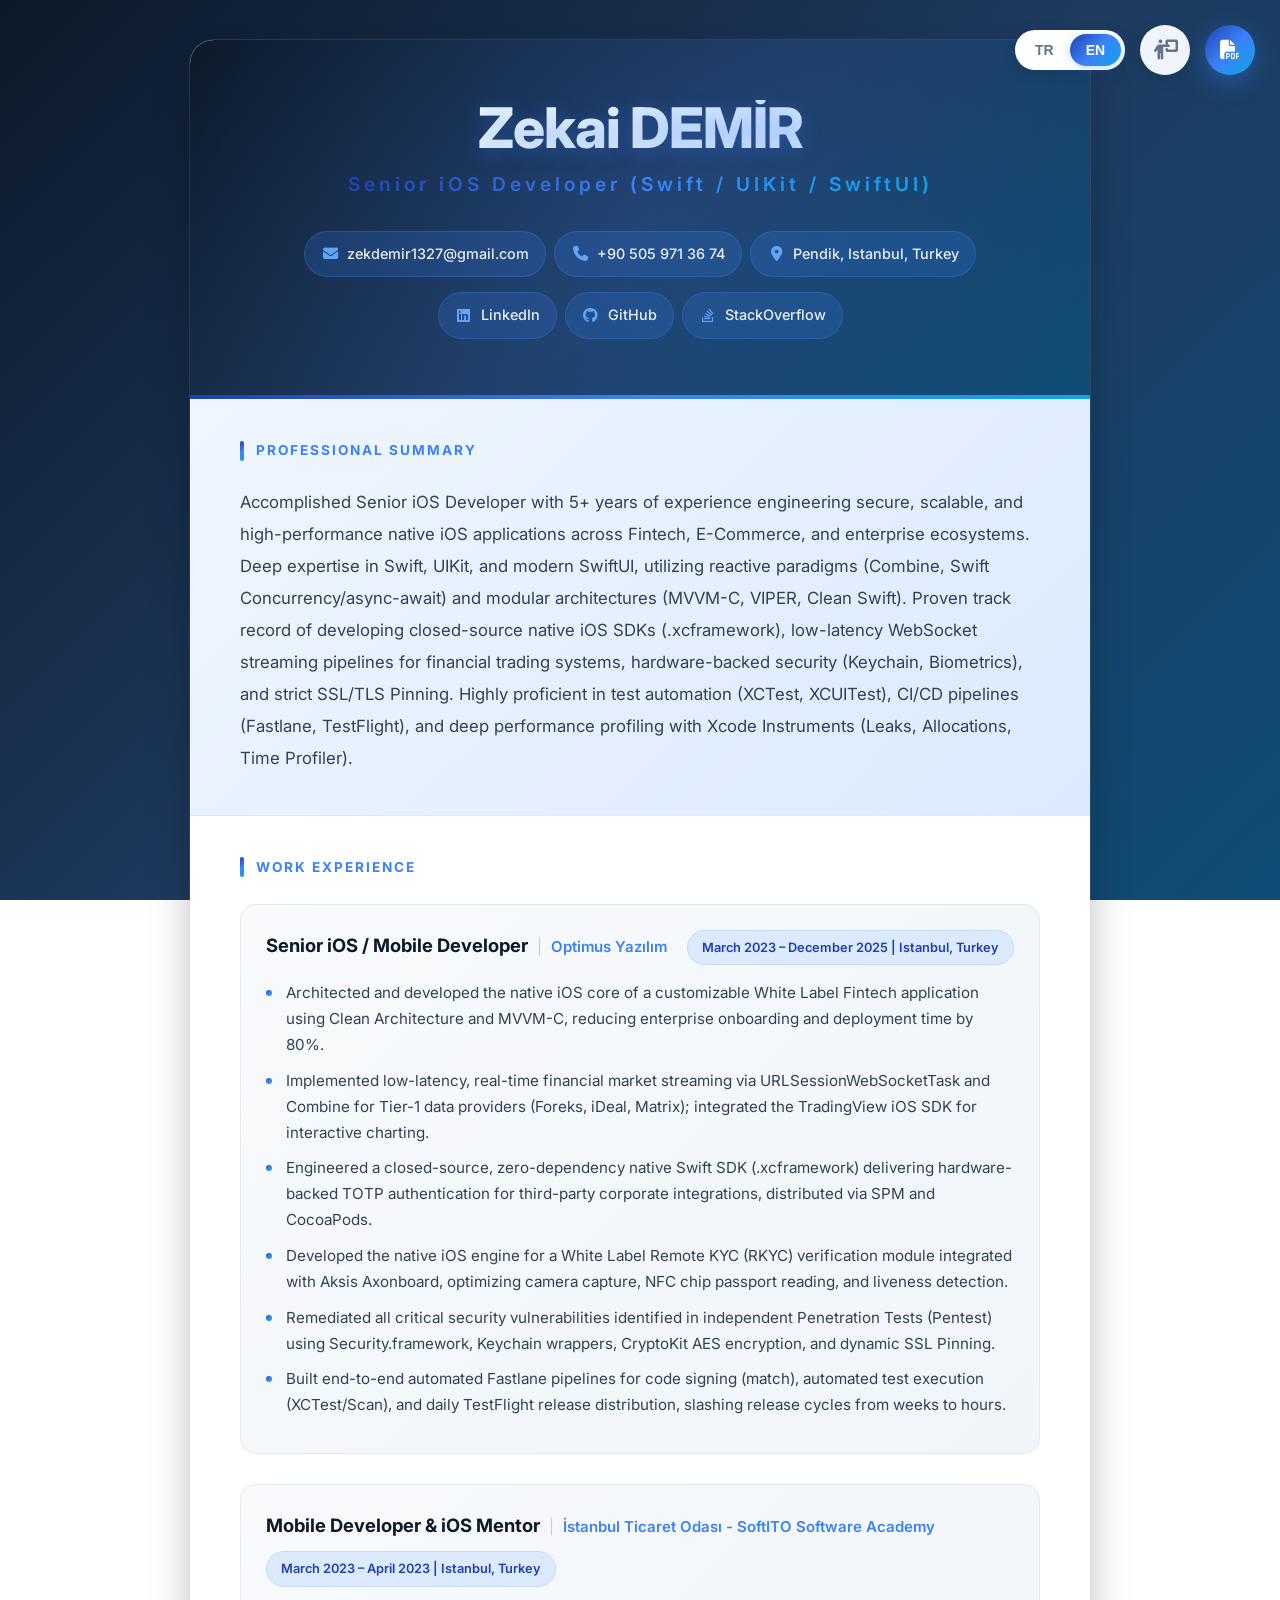
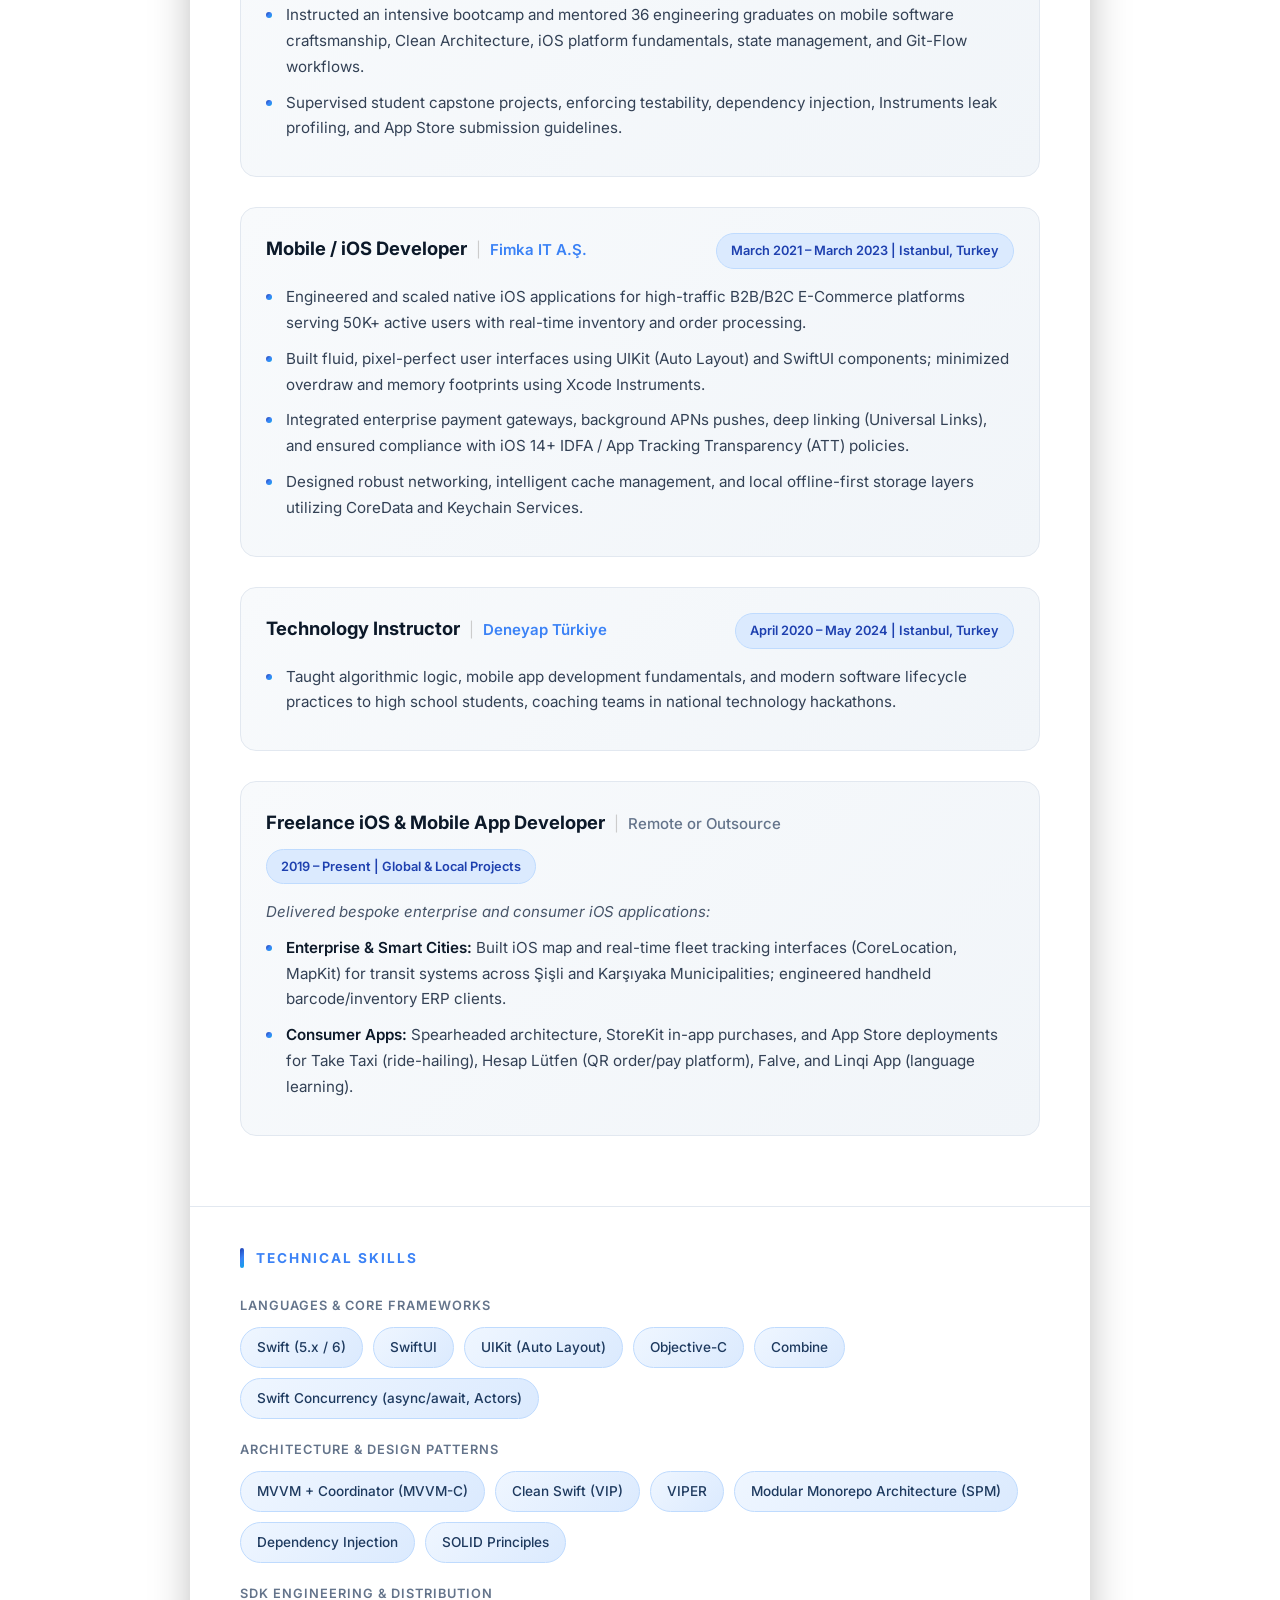
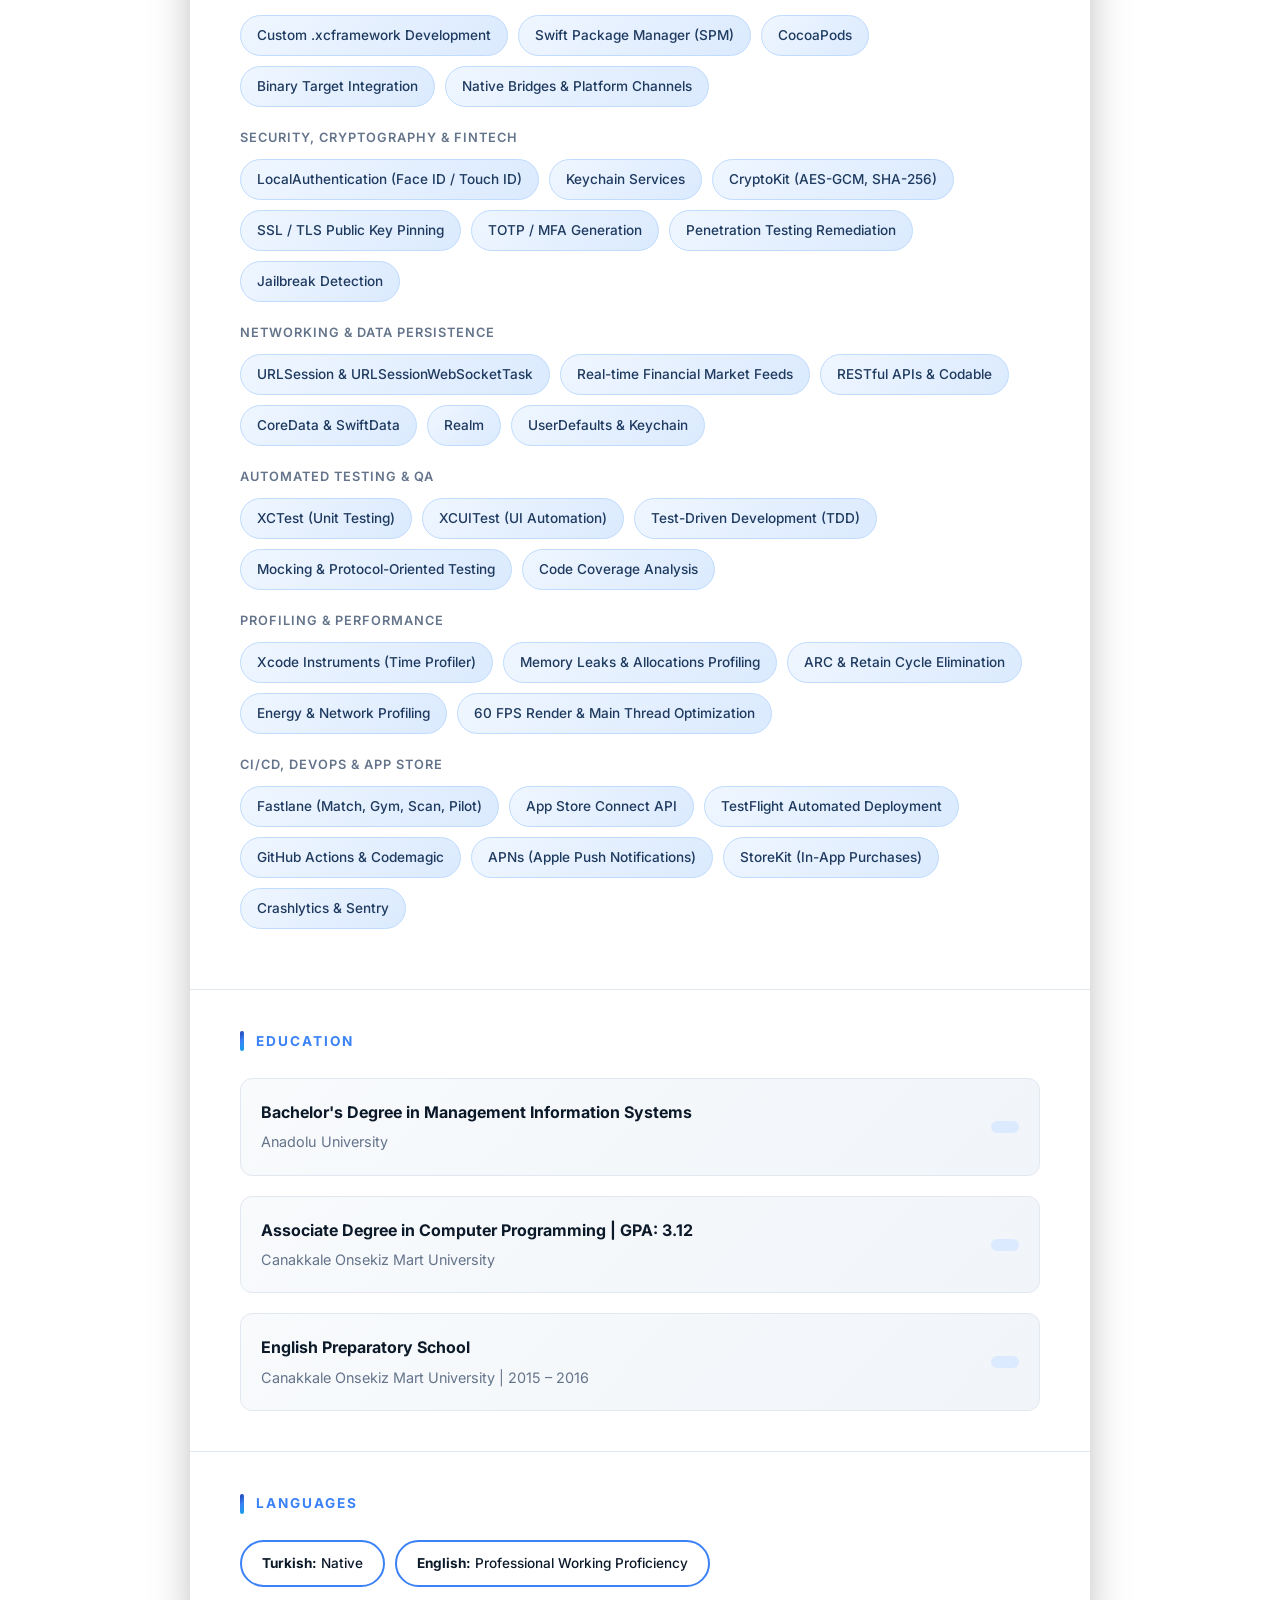
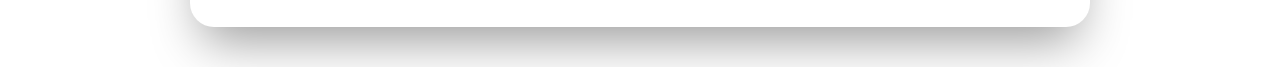
<file: index3.html>
<!DOCTYPE html>
<html lang="en">

<head>
    <meta charset="UTF-8">
    <meta name="viewport" content="width=device-width, initial-scale=1.0">
    <title>Zekai Demir - Senior iOS Developer (Swift, UIKit, SwiftUI)</title>
    <meta name="description"
        content="Senior iOS Developer with 5+ years of software experience specializing in Swift, UIKit, SwiftUI, MVVM-C, VIPER, Custom .xcframework SDKs, WebSockets, XCTest/XCUITest, Fastlane CI/CD, and Xcode Instruments profiling.">
    <meta name="keywords"
        content="iOS Developer, Senior iOS Developer, Swift Developer, UIKit, SwiftUI, MVVM-C, VIPER, Clean Swift, SPM, xcframework, XCTest, XCUITest, Fastlane, TestFlight, Combine, Swift Concurrency, Keychain, SSL Pinning">
    <meta name="author" content="Zekai Demir">
    <meta name="robots" content="index, follow">
    <link rel="canonical" href="https://demirzekk.github.io/index3.html">

    <!-- Open Graph / Social Media -->
    <meta property="og:type" content="profile">
    <meta property="og:title" content="Zekai Demir - Senior iOS Developer (Swift, UIKit, SwiftUI)">
    <meta property="og:description"
        content="Senior iOS Developer specializing in robust native architectures, secure financial streaming SDKs, automated testing, and CI/CD pipelines.">
    <meta property="og:url" content="https://demirzekk.github.io/index3.html">
    <meta property="profile:first_name" content="Zekai">
    <meta property="profile:last_name" content="Demir">

    <!-- Twitter Card -->
    <meta name="twitter:card" content="summary">
    <meta name="twitter:title" content="Zekai Demir - Senior iOS Developer">
    <meta name="twitter:description"
        content="Senior iOS Developer specializing in Swift, UIKit, SwiftUI, modular architecture, and native SDK development.">

    <!-- JSON-LD Structured Data for SEO & LLM Understanding -->
    <script type="application/ld+json">
    {
        "@context": "https://schema.org",
        "@type": "Person",
        "@id": "https://demirzekk.github.io/index3.html#person",
        "name": "Zekai Demir",
        "givenName": "Zekai",
        "familyName": "Demir",
        "jobTitle": "Senior iOS Developer",
        "description": "Senior iOS Developer with 5+ years of experience engineering secure, scalable, and high-performance native iOS applications across Fintech, E-Commerce, and enterprise ecosystems. Expert in Swift, UIKit, SwiftUI, MVVM-C, Clean Swift, closed-source .xcframework SDK development, low-latency WebSocket streaming, XCTest/XCUITest automation, Fastlane CI/CD, and Xcode Instruments profiling.",
        "url": "https://demirzekk.github.io/index3.html",
        "email": "zekdemir1327@gmail.com",
        "telephone": "+905059713674",
        "address": {
            "@type": "PostalAddress",
            "addressLocality": "Pendik",
            "addressRegion": "Istanbul",
            "addressCountry": "Turkey"
        },
        "sameAs": [
            "https://linkedin.com/in/zekai-demir-aa028a126",
            "https://github.com/Demirzekk",
            "https://stackoverflow.com/users/14048442"
        ],
        "knowsAbout": [
            "Swift",
            "Objective-C",
            "UIKit",
            "SwiftUI",
            "Combine",
            "Swift Concurrency (async/await, Actors)",
            "MVVM-C (Model-View-ViewModel-Coordinator)",
            "Clean Swift (VIP)",
            "VIPER Architecture",
            "Modular Architecture (SPM)",
            ".xcframework SDK Engineering",
            "XCTest & XCUITest",
            "Test-Driven Development (TDD)",
            "Xcode Instruments (Time Profiler, Leaks, Allocations)",
            "Fastlane CI/CD",
            "TestFlight & App Store Connect API",
            "Keychain Services & LocalAuthentication",
            "CryptoKit & SSL Pinning",
            "URLSessionWebSocketTask & Real-time Market Feeds",
            "CoreData & SwiftData",
            "Apple Push Notification service (APNs)",
            "StoreKit (In-App Purchases)"
        ],
        "hasOccupation": {
            "@type": "Occupation",
            "name": "Senior iOS Developer",
            "occupationLocation": {
                "@type": "Country",
                "name": "Turkey"
            },
            "skills": "Swift, UIKit, SwiftUI, Combine, Swift Concurrency, MVVM-C, VIPER, .xcframework, XCTest, XCUITest, Fastlane, TestFlight, Instruments, Keychain, SSL Pinning, CoreData, WebSockets"
        },
        "worksFor": {
            "@type": "Organization",
            "name": "Optimus Yazılım",
            "address": {
                "@type": "PostalAddress",
                "addressLocality": "Istanbul",
                "addressCountry": "Turkey"
            }
        },
        "alumniOf": [
            {
                "@type": "EducationalOrganization",
                "name": "Anadolu University",
                "department": "Management Information Systems"
            },
            {
                "@type": "EducationalOrganization",
                "name": "Canakkale Onsekiz Mart University",
                "department": "Computer Programming"
            }
        ],
        "knowsLanguage": [
            {
                "@type": "Language",
                "name": "Turkish",
                "alternateName": "tr"
            },
            {
                "@type": "Language",
                "name": "English",
                "alternateName": "en"
            }
        ]
    }
    </script>

    <!-- Additional WebPage Schema -->
    <script type="application/ld+json">
    {
        "@context": "https://schema.org",
        "@type": "WebPage",
        "name": "Zekai Demir - Senior iOS Developer Resume",
        "description": "Professional resume and portfolio of Zekai Demir, Senior iOS Developer specializing in Swift, UIKit, SwiftUI, and enterprise mobile architectures.",
        "url": "https://demirzekk.github.io/index3.html",
        "mainEntity": {
            "@id": "https://demirzekk.github.io/index3.html#person"
        },
        "speakable": {
            "@type": "SpeakableSpecification",
            "cssSelector": [".summary", ".job-title", ".skill-tag"]
        }
    }
    </script>

    <link rel="icon" href="favicon.png" type="image/png">
    <link rel="preconnect" href="https://fonts.googleapis.com">
    <link rel="preconnect" href="https://fonts.gstatic.com" crossorigin>
    <link href="https://fonts.googleapis.com/css2?family=Inter:wght@400;500;600;700;800&display=swap" rel="stylesheet">
    <link rel="stylesheet" href="style.css">
    <link rel="stylesheet" href="https://cdnjs.cloudflare.com/ajax/libs/font-awesome/6.4.0/css/all.min.css">
</head>

<body>
    <!-- Fixed Top Right Controls -->
    <div class="fixed-controls">
        <div class="lang-switch">
            <button onclick="switchLanguage('tr')" class="lang-btn" id="btn-tr">TR</button>
            <button onclick="switchLanguage('en')" class="lang-btn active" id="btn-en">EN</button>
        </div>
        <button id="slide-mode-btn" onclick="toggleSlideMode()" title="Slide Mode / Slayt Modu">
            <i class="fa-solid fa-person-chalkboard"></i>
        </button>
        <button id="pdf-download-btn" onclick="generatePDF()" title="Download PDF / PDF İndir">
            <i class="fa-solid fa-file-pdf"></i>
        </button>
    </div>

    <div class="container">
        <header class="header-centered">
            <div class="header-left">
                <h1>Zekai DEMİR</h1>
                <h2 data-i18n="job_title">Senior iOS Developer (Swift / UIKit / SwiftUI)</h2>
            </div>
            <div class="header-right">
                <div class="contact-row">
                    <a href="mailto:zekdemir1327@gmail.com"><i class="fa-solid fa-envelope"></i>
                        zekdemir1327@gmail.com</a>
                    <a href="tel:+905059713674"><i class="fa-solid fa-phone"></i> +90 505 971 36 74</a>
                    <a href="https://www.google.com/maps/search/?api=1&query=Pendik,+Istanbul,+Turkey"
                        target="_blank"><i class="fa-solid fa-location-dot"></i> <span
                            data-i18n="contact_location">Pendik, Istanbul, Turkey</span></a>
                </div>
                <div class="social-row">
                    <a href="https://linkedin.com/in/zekai-demir-aa028a126" target="_blank"><i
                            class="fa-brands fa-linkedin"></i> LinkedIn</a>
                    <a href="https://github.com/Demirzekk" target="_blank"><i class="fa-brands fa-github"></i>
                        GitHub</a>
                    <a href="https://stackoverflow.com/users/14048442" target="_blank"><i
                            class="fa-brands fa-stack-overflow"></i> StackOverflow</a>
                </div>
            </div>
        </header>

        <section class="summary">
            <h3 class="section-title" data-i18n="section_summary">Professional Summary</h3>
            <p data-i18n="summary_text">
                Accomplished Senior iOS Developer with 5+ years of experience engineering secure, scalable, and
                high-performance native iOS applications across Fintech, E-Commerce, and enterprise ecosystems. Deep
                expertise in Swift, UIKit, and modern SwiftUI, utilizing reactive paradigms (Combine, Swift
                Concurrency/async-await) and modular architectures (MVVM-C, VIPER, Clean Swift). Proven track record of
                developing closed-source native iOS SDKs (.xcframework), low-latency WebSocket streaming pipelines for
                financial trading systems, hardware-backed security (Keychain, Biometrics), and strict SSL/TLS Pinning.
                Highly proficient in test automation (XCTest, XCUITest), CI/CD pipelines (Fastlane, TestFlight), and
                deep
                performance profiling with Xcode Instruments (Leaks, Allocations, Time Profiler).
            </p>
        </section>

        <section class="experience">
            <h3 class="section-title" data-i18n="section_experience">Work Experience</h3>

            <!-- Senior iOS Developer - Optimus Yazılım -->
            <div class="job-item">
                <div class="job-header">
                    <div>
                        <span class="job-title" data-i18n="job_optimus_title">Senior iOS / Mobile Developer</span>
                        <span style="margin: 0 5px; color: #ccc;">|</span>
                        <span class="company"><a href="#" target="_blank">Optimus Yazılım</a></span>
                    </div>
                    <div class="job-meta" data-i18n="job_optimus_date">March 2023 – December 2025 | Istanbul, Turkey
                    </div>
                </div>
                <div class="job-details">
                    <ul>
                        <li data-i18n="job_optimus_desc_1">Architected and developed the native iOS core of a
                            customizable White Label Fintech application using Clean Architecture and MVVM-C, reducing
                            enterprise onboarding and deployment time by 80%.</li>
                        <li data-i18n="job_optimus_desc_2">Implemented low-latency, real-time financial market streaming
                            via URLSessionWebSocketTask and Combine for Tier-1 data providers (Foreks, iDeal, Matrix);
                            integrated the TradingView iOS SDK for interactive charting.</li>
                        <li data-i18n="job_optimus_desc_3">Engineered a closed-source, zero-dependency native Swift SDK
                            (.xcframework) delivering hardware-backed TOTP authentication for third-party corporate
                            integrations, distributed via SPM and CocoaPods.</li>
                        <li data-i18n="job_optimus_desc_4">Developed the native iOS engine for a White Label Remote KYC
                            (RKYC) verification module integrated with Aksis Axonboard, optimizing camera capture, NFC
                            chip
                            passport reading, and liveness detection.</li>
                        <li data-i18n="job_optimus_desc_5">Remediated all critical security vulnerabilities identified
                            in
                            independent Penetration Tests (Pentest) using Security.framework, Keychain wrappers,
                            CryptoKit
                            AES encryption, and dynamic SSL Pinning.</li>
                        <li data-i18n="job_optimus_desc_6">Built end-to-end automated Fastlane pipelines for code
                            signing
                            (match), automated test execution (XCTest/Scan), and daily TestFlight release distribution,
                            slashing release cycles from weeks to hours.</li>
                    </ul>
                </div>
            </div>

            <!-- Mobile Developer & iOS Mentor - İstanbul Ticaret Odası -->
            <div class="job-item">
                <div class="job-header">
                    <div>
                        <span class="job-title" data-i18n="job_ito_title">Mobile Developer & iOS Mentor</span>
                        <span style="margin: 0 5px; color: #ccc;">|</span>
                        <span class="company" data-i18n="job_ito_org"><a href="#" target="_blank">İstanbul Ticaret Odası
                                -
                                SoftITO Software Academy</a></span>
                    </div>
                    <div class="job-meta" data-i18n="job_ito_date">March 2023 – April 2023 | Istanbul, Turkey</div>
                </div>
                <div class="job-details">
                    <ul>
                        <li data-i18n="job_ito_desc_1">Instructed an intensive bootcamp and mentored 36 engineering
                            graduates on mobile software craftsmanship, Clean Architecture, iOS platform fundamentals,
                            state management, and Git-Flow workflows.</li>
                        <li data-i18n="job_ito_desc_2">Supervised student capstone projects, enforcing testability,
                            dependency injection, Instruments leak profiling, and App Store submission guidelines.</li>
                    </ul>
                </div>
            </div>

            <!-- Mobile / iOS Developer - Fimka IT A.Ş. -->
            <div class="job-item">
                <div class="job-header">
                    <div>
                        <span class="job-title" data-i18n="job_fimka_title">Mobile / iOS Developer</span>
                        <span style="margin: 0 5px; color: #ccc;">|</span>
                        <span class="company"><a href="#" target="_blank">Fimka IT A.Ş.</a></span>
                    </div>
                    <div class="job-meta" data-i18n="job_fimka_date">March 2021 – March 2023 | Istanbul, Turkey</div>
                </div>
                <div class="job-details">
                    <ul>
                        <li data-i18n="job_fimka_desc_1">Engineered and scaled native iOS applications for high-traffic
                            B2B/B2C E-Commerce platforms serving 50K+ active users with real-time inventory and order
                            processing.</li>
                        <li data-i18n="job_fimka_desc_2">Built fluid, pixel-perfect user interfaces using UIKit (Auto
                            Layout) and SwiftUI components; minimized overdraw and memory footprints using Xcode
                            Instruments.</li>
                        <li data-i18n="job_fimka_desc_3">Integrated enterprise payment gateways, background APNs pushes,
                            deep linking (Universal Links), and ensured compliance with iOS 14+ IDFA / App Tracking
                            Transparency (ATT) policies.</li>
                        <li data-i18n="job_fimka_desc_4">Designed robust networking, intelligent cache management, and
                            local offline-first storage layers utilizing CoreData and Keychain Services.</li>
                    </ul>
                </div>
            </div>

            <!-- Technology Instructor - Deneyap Türkiye -->
            <div class="job-item">
                <div class="job-header">
                    <div>
                        <span class="job-title" data-i18n="job_deneyap_title">Technology Instructor</span>
                        <span style="margin: 0 5px; color: #ccc;">|</span>
                        <span class="company"><a href="#" target="_blank">Deneyap Türkiye</a></span>
                    </div>
                    <div class="job-meta" data-i18n="job_deneyap_date">April 2020 – May 2024 | Istanbul, Turkey</div>
                </div>
                <div class="job-details">
                    <ul>
                        <li data-i18n="job_deneyap_desc_1">Taught algorithmic logic, mobile app development
                            fundamentals, and modern software lifecycle practices to high school students, coaching
                            teams in national technology hackathons.</li>
                    </ul>
                </div>
            </div>

            <!-- Freelance iOS & Mobile App Developer -->
            <div class="job-item">
                <div class="job-header">
                    <div>
                        <span class="job-title" data-i18n="job_freelance_title">Freelance iOS & Mobile App
                            Developer</span>
                        <span style="margin: 0 5px; color: #ccc;">|</span>
                        <span class="company" data-i18n="job_freelance_org">Remote or Outsource</span>
                    </div>
                    <div class="job-meta" data-i18n="job_freelance_date">2019 – Present | Global & Local Projects</div>
                </div>
                <div class="job-details">
                    <p style="margin-bottom: 10px; color: #475569;" class="print-hide"
                        data-i18n="job_freelance_summary">Delivered bespoke enterprise and consumer iOS applications:
                    </p>
                    <ul>
                        <li data-i18n="job_freelance_desc_1"><strong>Enterprise & Smart Cities:</strong> Built iOS map
                            and real-time fleet tracking interfaces (CoreLocation, MapKit) for transit systems across
                            Şişli and Karşıyaka Municipalities; engineered handheld barcode/inventory ERP clients.</li>
                        <li data-i18n="job_freelance_desc_2"><strong>Consumer Apps:</strong> Spearheaded architecture,
                            StoreKit in-app purchases, and App Store deployments for Take Taxi (ride-hailing), Hesap
                            Lütfen (QR order/pay platform), Falve, and Linqi App (language learning).</li>
                    </ul>
                </div>
            </div>
        </section>

        <section class="skills">
            <h3 class="section-title" data-i18n="section_skills">Technical Skills</h3>

            <div class="skill-category">
                <span class="category-title" data-i18n="skill_cat_languages">Languages & Core Frameworks</span>
                <div class="skills-grid">
                    <span class="skill-tag">Swift (5.x / 6)</span>
                    <span class="skill-tag">SwiftUI</span>
                    <span class="skill-tag">UIKit (Auto Layout)</span>
                    <span class="skill-tag">Objective-C</span>
                    <span class="skill-tag">Combine</span>
                    <span class="skill-tag" data-i18n="skill_concurrency">Swift Concurrency (async/await, Actors)</span>
                </div>
            </div>

            <div class="skill-category">
                <span class="category-title" data-i18n="skill_cat_arch">Architecture & Design Patterns</span>
                <div class="skills-grid">
                    <span class="skill-tag">MVVM + Coordinator (MVVM-C)</span>
                    <span class="skill-tag">Clean Swift (VIP)</span>
                    <span class="skill-tag">VIPER</span>
                    <span class="skill-tag" data-i18n="skill_modular">Modular Monorepo Architecture (SPM)</span>
                    <span class="skill-tag">Dependency Injection</span>
                    <span class="skill-tag" data-i18n="skill_solid">SOLID Principles</span>
                </div>
            </div>

            <div class="skill-category">
                <span class="category-title" data-i18n="skill_cat_sdk">SDK Engineering & Distribution</span>
                <div class="skills-grid">
                    <span class="skill-tag" data-i18n="skill_xcframework">Custom .xcframework Development</span>
                    <span class="skill-tag">Swift Package Manager (SPM)</span>
                    <span class="skill-tag">CocoaPods</span>
                    <span class="skill-tag" data-i18n="skill_binary_targets">Binary Target Integration</span>
                    <span class="skill-tag" data-i18n="skill_native_bridge">Native Bridges & Platform Channels</span>
                </div>
            </div>

            <div class="skill-category">
                <span class="category-title" data-i18n="skill_cat_security">Security, Cryptography & Fintech</span>
                <div class="skills-grid">
                    <span class="skill-tag">LocalAuthentication (Face ID / Touch ID)</span>
                    <span class="skill-tag">Keychain Services</span>
                    <span class="skill-tag">CryptoKit (AES-GCM, SHA-256)</span>
                    <span class="skill-tag">SSL / TLS Public Key Pinning</span>
                    <span class="skill-tag" data-i18n="skill_totp">TOTP / MFA Generation</span>
                    <span class="skill-tag" data-i18n="skill_pentest">Penetration Testing Remediation</span>
                    <span class="skill-tag" data-i18n="skill_jailbreak">Jailbreak Detection</span>
                </div>
            </div>

            <div class="skill-category">
                <span class="category-title" data-i18n="skill_cat_networking">Networking & Data Persistence</span>
                <div class="skills-grid">
                    <span class="skill-tag">URLSession & URLSessionWebSocketTask</span>
                    <span class="skill-tag" data-i18n="skill_market_data">Real-time Financial Market Feeds</span>
                    <span class="skill-tag">RESTful APIs & Codable</span>
                    <span class="skill-tag">CoreData & SwiftData</span>
                    <span class="skill-tag">Realm</span>
                    <span class="skill-tag">UserDefaults & Keychain</span>
                </div>
            </div>

            <div class="skill-category">
                <span class="category-title" data-i18n="skill_cat_testing">Automated Testing & QA</span>
                <div class="skills-grid">
                    <span class="skill-tag">XCTest (Unit Testing)</span>
                    <span class="skill-tag">XCUITest (UI Automation)</span>
                    <span class="skill-tag" data-i18n="skill_tdd">Test-Driven Development (TDD)</span>
                    <span class="skill-tag" data-i18n="skill_mocking">Mocking & Protocol-Oriented Testing</span>
                    <span class="skill-tag" data-i18n="skill_coverage">Code Coverage Analysis</span>
                </div>
            </div>

            <div class="skill-category">
                <span class="category-title" data-i18n="skill_cat_profiling">Profiling & Performance</span>
                <div class="skills-grid">
                    <span class="skill-tag">Xcode Instruments (Time Profiler)</span>
                    <span class="skill-tag">Memory Leaks & Allocations Profiling</span>
                    <span class="skill-tag">ARC & Retain Cycle Elimination</span>
                    <span class="skill-tag">Energy & Network Profiling</span>
                    <span class="skill-tag" data-i18n="skill_ui_performance">60 FPS Render & Main Thread
                        Optimization</span>
                </div>
            </div>

            <div class="skill-category">
                <span class="category-title" data-i18n="skill_cat_cicd">CI/CD, DevOps & App Store</span>
                <div class="skills-grid">
                    <span class="skill-tag">Fastlane (Match, Gym, Scan, Pilot)</span>
                    <span class="skill-tag">App Store Connect API</span>
                    <span class="skill-tag">TestFlight Automated Deployment</span>
                    <span class="skill-tag">GitHub Actions & Codemagic</span>
                    <span class="skill-tag">APNs (Apple Push Notifications)</span>
                    <span class="skill-tag">StoreKit (In-App Purchases)</span>
                    <span class="skill-tag">Crashlytics & Sentry</span>
                </div>
            </div>
        </section>

        <section class="education">
            <h3 class="section-title" data-i18n="section_education">Education</h3>

            <div class="education-item">
                <div>
                    <div class="degree" data-i18n="edu_bs">Bachelor's Degree in Management Information Systems</div>
                    <div class="school" data-i18n="edu_anadolu">Anadolu University</div>
                </div>
                <div class="grad-date"></div>
            </div>

            <div class="education-item">
                <div>
                    <div class="degree" data-i18n="edu_as">Associate Degree in Computer Programming | GPA: 3.12</div>
                    <div class="school" data-i18n="edu_comu">Canakkale Onsekiz Mart University</div>
                </div>
                <div class="grad-date"></div>
            </div>

            <div class="education-item print-hide">
                <div>
                    <div class="degree" data-i18n="edu_prep">English Preparatory School</div>
                    <div class="school" data-i18n="edu_prep_school">Canakkale Onsekiz Mart University | 2015 – 2016
                    </div>
                </div>
                <div class="grad-date"></div>
            </div>
        </section>

        <section class="languages">
            <h3 class="section-title" data-i18n="section_languages">Languages</h3>
            <div class="skills-grid">
                <span class="skill-tag"
                    style="background: white; border: 1px solid #e2e8f0; font-weight: 500; color: var(--primary-color);"><strong
                        data-i18n="lang_tr">Turkish:</strong>
                    <span data-i18n="lang_tr_level">Native</span></span>
                <span class="skill-tag"
                    style="background: white; border: 1px solid #e2e8f0; font-weight: 500; color: var(--primary-color);"><strong
                        data-i18n="lang_en">English:</strong>
                    <span data-i18n="lang_en_level">Professional Working Proficiency</span></span>
            </div>
        </section>

    </div>

    <!-- Slide Navigation Controls -->
    <div class="slide-controls" style="display: none;">
        <button onclick="prevSlide()" id="prev-btn" title="Previous / Önceki"><i
                class="fa-solid fa-chevron-left"></i></button>
        <button onclick="nextSlide()" id="next-btn" title="Next / Sonraki"><i
                class="fa-solid fa-chevron-right"></i></button>
    </div>

    <script>
        const translations = {
            en: {
                "job_title": "Senior iOS Developer (Swift / UIKit / SwiftUI)",
                "pdf_tooltip": "Download PDF",
                "contact_location": "Pendik, Istanbul, Turkey",
                "section_summary": "PROFESSIONAL SUMMARY",
                "summary_text": "Accomplished Senior iOS Developer with 5+ years of experience engineering secure, scalable, and high-performance native iOS applications across Fintech, E-Commerce, and enterprise ecosystems. Deep expertise in Swift, UIKit, and modern SwiftUI, utilizing reactive paradigms (Combine, Swift Concurrency/async-await) and modular architectures (MVVM-C, VIPER, Clean Swift). Proven track record of developing closed-source native iOS SDKs (.xcframework), low-latency WebSocket streaming pipelines for financial trading systems, hardware-backed security (Keychain, Biometrics), and strict SSL/TLS Pinning. Highly proficient in test automation (XCTest, XCUITest), CI/CD pipelines (Fastlane, TestFlight), and deep performance profiling with Xcode Instruments (Leaks, Allocations, Time Profiler).",
                "section_skills": "TECHNICAL SKILLS",
                "section_experience": "WORK EXPERIENCE",
                "job_freelance_org": "Remote or Outsource",
                "job_freelance_summary": "Delivered bespoke enterprise and consumer iOS applications:",
                "job_optimus_title": "Senior iOS / Mobile Developer",
                "job_optimus_date": "March 2023 – December 2025 | Istanbul, Turkey",
                "job_optimus_desc_1": "Architected and developed the native iOS core of a customizable White Label Fintech application using Clean Architecture and MVVM-C, reducing enterprise onboarding and deployment time by 80%.",
                "job_optimus_desc_2": "Implemented low-latency, real-time financial market streaming via URLSessionWebSocketTask and Combine for Tier-1 data providers (Foreks, iDeal, Matrix); integrated the TradingView iOS SDK for interactive charting.",
                "job_optimus_desc_3": "Engineered a closed-source, zero-dependency native Swift SDK (.xcframework) delivering hardware-backed TOTP authentication for third-party corporate integrations, distributed via SPM and CocoaPods.",
                "job_optimus_desc_4": "Developed the native iOS engine for a White Label Remote KYC (RKYC) verification module integrated with Aksis Axonboard, optimizing camera capture, NFC chip passport reading, and liveness detection.",
                "job_optimus_desc_5": "Remediated all critical security vulnerabilities identified in independent Penetration Tests (Pentest) using Security.framework, Keychain wrappers, CryptoKit AES encryption, and dynamic SSL Pinning.",
                "job_optimus_desc_6": "Built end-to-end automated Fastlane pipelines for code signing (match), automated test execution (XCTest/Scan), and daily TestFlight release distribution, slashing release cycles from weeks to hours.",
                "job_ito_title": "Mobile Developer & iOS Mentor",
                "job_ito_org": "İstanbul Ticaret Odası - SoftITO Software Academy",
                "job_ito_date": "March 2023 – April 2023 | Istanbul, Turkey",
                "job_ito_desc_1": "Instructed an intensive bootcamp and mentored 36 engineering graduates on mobile software craftsmanship, Clean Architecture, iOS platform fundamentals, state management, and Git-Flow workflows.",
                "job_ito_desc_2": "Supervised student capstone projects, enforcing testability, dependency injection, Instruments leak profiling, and App Store submission guidelines.",
                "job_fimka_title": "Mobile / iOS Developer",
                "job_fimka_date": "March 2021 – March 2023 | Istanbul, Turkey",
                "job_fimka_desc_1": "Engineered and scaled native iOS applications for high-traffic B2B/B2C E-Commerce platforms serving 50K+ active users with real-time inventory and order processing.",
                "job_fimka_desc_2": "Built fluid, pixel-perfect user interfaces using UIKit (Auto Layout) and SwiftUI components; minimized overdraw and memory footprints using Xcode Instruments.",
                "job_fimka_desc_3": "Integrated enterprise payment gateways, background APNs pushes, deep linking (Universal Links), and ensured compliance with iOS 14+ IDFA / App Tracking Transparency (ATT) policies.",
                "job_fimka_desc_4": "Designed robust networking, intelligent cache management, and local offline-first storage layers utilizing CoreData and Keychain Services.",
                "job_deneyap_title": "Technology Instructor",
                "job_deneyap_date": "April 2020 – May 2024 | Istanbul, Turkey",
                "job_deneyap_desc_1": "Taught algorithmic logic, mobile app development fundamentals, and modern software lifecycle practices to high school students, coaching teams in national technology hackathons.",
                "job_freelance_title": "Freelance iOS & Mobile App Developer",
                "job_freelance_date": "2019 – Present | Global & Local Projects",
                "job_freelance_desc_1": "Enterprise & Smart Cities: Built iOS map and real-time fleet tracking interfaces (CoreLocation, MapKit) for transit systems across Şişli and Karşıyaka Municipalities; engineered handheld barcode/inventory ERP clients.",
                "job_freelance_desc_2": "Consumer Apps: Spearheaded architecture, StoreKit in-app purchases, and App Store deployments for Take Taxi (ride-hailing), Hesap Lütfen (QR order/pay platform), Falve, and Linqi App (language learning).",
                "section_education": "EDUCATION",
                "edu_bs": "Bachelor's Degree in Management Information Systems",
                "edu_anadolu": "Anadolu University",
                "edu_as": "Associate Degree in Computer Programming | GPA: 3.12",
                "edu_comu": "Canakkale Onsekiz Mart University",
                "edu_prep": "English Preparatory School",
                "edu_prep_school": "Canakkale Onsekiz Mart University | 2015 – 2016",
                "section_languages": "LANGUAGES",
                "lang_tr": "Turkish",
                "lang_tr_level": "Native",
                "lang_en": "English",
                "lang_en_level": "Professional Working Proficiency",
                "skill_cat_languages": "Languages & Core Frameworks",
                "skill_concurrency": "Swift Concurrency (async/await, Actors)",
                "skill_cat_arch": "Architecture & Design Patterns",
                "skill_modular": "Modular Monorepo Architecture (SPM)",
                "skill_solid": "SOLID Principles",
                "skill_cat_sdk": "SDK Engineering & Distribution",
                "skill_xcframework": "Custom .xcframework Development",
                "skill_binary_targets": "Binary Target Integration",
                "skill_native_bridge": "Native Bridges & Platform Channels",
                "skill_cat_security": "Security, Cryptography & Fintech",
                "skill_totp": "TOTP / MFA Generation",
                "skill_pentest": "Penetration Testing Remediation",
                "skill_jailbreak": "Jailbreak Detection",
                "skill_cat_networking": "Networking & Data Persistence",
                "skill_market_data": "Real-time Financial Market Feeds",
                "skill_cat_testing": "Automated Testing & QA",
                "skill_tdd": "Test-Driven Development (TDD)",
                "skill_mocking": "Mocking & Protocol-Oriented Testing",
                "skill_coverage": "Code Coverage Analysis",
                "skill_cat_profiling": "Profiling & Performance",
                "skill_ui_performance": "60 FPS Render & Main Thread Optimization",
                "skill_cat_cicd": "CI/CD, DevOps & App Store"
            },
            tr: {
                "job_title": "Kıdemli iOS Geliştirici (Swift / UIKit / SwiftUI)",
                "pdf_tooltip": "PDF İndir",
                "contact_location": "Pendik, İstanbul, Türkiye",
                "section_summary": "PROFESYONEL ÖZET",
                "summary_text": "Fintech, E-Ticaret ve kurumsal mobil ekosistemlerde 5+ yıldır yüksek güvenlikli, ölçeklenebilir ve kurumsal seviyede native iOS uygulamaları geliştiren Kıdemli iOS Geliştiriciyim. Swift, UIKit ve modern SwiftUI ile reaktif (Combine, Swift Concurrency/async-await) ve modüler mimariler (MVVM-C, VIPER, Clean Swift) kurgulama konusunda derin uzmanlığa sahibim. Finansal borsa sistemleri için düşük gecikmeli WebSocket veri hatları, kurumsal entegrasyonlar için kapalı kaynak native iOS SDK'ları (.xcframework), biometrik kimlik doğrulama, SSL Pinning ve Keychain tabanlı donanımsal güvenlik çözümleri ürettim. XCTest ve XCUITest ile test otomasyonu kurma, Fastlane tabanlı CI/CD boru hatları inşa etme ve Instruments (Leaks, Allocations, Time Profiler) ile bellek/performans optimizasyonu gerçekleştirme konularında kanıtlanmış bir sicile sahibim.",
                "section_skills": "TEKNİK YETKİNLİKLER",
                "section_experience": "İŞ DENEYİMİ",
                "job_freelance_org": "Uzaktan / Serbest Çalışan",
                "job_freelance_summary": "Kurumsal ve tüketici odaklı özel iOS çözümleri ürettim:",
                "job_optimus_title": "Kıdemli iOS / Mobil Geliştirici",
                "job_optimus_date": "Mart 2023 – Aralık 2025 | İstanbul, Türkiye",
                "job_optimus_desc_1": "Kurumsal finans kuruluşları için devreye alma süresini %80 azaltan, modüler Clean Architecture ve MVVM-C tabanlı White Label Fintech iOS uygulamasının native çekirdek mimarisini kurdum ve yönettim.",
                "job_optimus_desc_2": "Foreks, iDeal ve Matrix gibi veri sağlayıcılarından gelen yüksek frekanslı borsa emir/derinlik verilerini minimum gecikmeyle işlemek için URLSessionWebSocketTask ve Combine tabanlı gerçek zamanlı veri akış altyapısını geliştirdim; TradingView SDK entegrasyonunu tamamladım.",
                "job_optimus_desc_3": "Üçüncü taraf kurumsal mobil uygulamalara güvenli TOTP doğrulama yeteneği kazandıran, sıfır dış bağımlılığa sahip, kapalı kaynaklı native Swift .xcframework SDK'sını geliştirdim ve SPM/CocoaPods üzerinden dağıtımını sağladım.",
                "job_optimus_desc_4": "Aksis Axonboard entegrasyonlu White Label RKYC (Uzaktan Müşteri Edinimi) native iOS modülünü geliştirdim; kamera tabanlı kimlik tarama, NFC çip okuma ve liveness testlerini yerel iOS API'leri ile optimize ederek SDK formatında sundum.",
                "job_optimus_desc_5": "Bağımsız sızma testleri (Pentest) sonrası tespit edilen açıkları; Security.framework ve Keychain sarmalayıcıları, CryptoKit tabanlı AES şifreleme ve URLSessionDelegate üzerinden dinamik SSL Pinning uygulayarak 0 kritik bulgu seviyesine indirdim.",
                "job_optimus_desc_6": "Fastlane entegrasyonu ile TestFlight dağıtımını, sertifika yönetimini (match) ve XCTest otomasyonunu uçtan uca otomatikleştirerek release döngülerini haftalıktan günlük baza indirdim.",
                "job_ito_title": "Mobil Geliştirici & iOS Mentor",
                "job_ito_org": "İstanbul Ticaret Odası - SoftITO Yazılım Akademisi",
                "job_ito_date": "Mart 2023 – Nisan 2023 | İstanbul, Türkiye",
                "job_ito_desc_1": "36 mühendislik öğrencisine mobil uygulama geliştirme pratikleri, Clean Architecture, iOS platform prensipleri, durum yönetimi ve Git-Flow standartları üzerine yoğun bootcamp eğitimi verdim.",
                "job_ito_desc_2": "Öğrencilerin bitirme projelerinde test edilebilirlik, dependency injection, Instruments ile bellek sızıntısı tespiti ve App Store Connect yayınlama gereksinimleri süreçlerine mentorluk yaptım.",
                "job_fimka_title": "Mobil / iOS Geliştirici",
                "job_fimka_date": "Mart 2021 – Mart 2023 | İstanbul, Türkiye",
                "job_fimka_desc_1": "E-Ticaret ekosisteminde 50.000+ aktif kullanıcıya hizmet veren yüksek trafikli B2B/B2C Müşteri ve gerçek zamanlı depo/sipariş yönetim uygulamalarının iOS istemcilerini geliştirdim ve ölçeklendirdim.",
                "job_fimka_desc_2": "UIKit ve Auto Layout / SwiftUI bileşenleri ile karmaşık tasarım sistemlerini pixel-perfect ve 60 FPS akıcılıkta hayata geçirdim; Instruments kullanarak gereksiz yeniden çizimleri (overdraw) ve bellek tüketimini minimize ettim.",
                "job_fimka_desc_3": "Native ödeme geçitleri (Payment Gateways), APNs arka plan bildirimleri ve derin bağlantı (Universal Links) altyapılarını entegre ettim; iOS 14+ IDFA/ATT (App Tracking Transparency) uyumluluklarını tamamladım.",
                "job_fimka_desc_4": "Ağ istekleri, cache yönetimi ve yerel veri saklama katmanlarında CoreData ve Keychain mimarisini kurarak çevrimdışı çalışma (offline-first) deneyimini sağladım.",
                "job_deneyap_title": "Teknoloji Eğitmeni",
                "job_deneyap_date": "Nisan 2020 – Mayıs 2024 | İstanbul, Türkiye",
                "job_deneyap_desc_1": "Geleceğin teknoloji üreticilerine mobil uygulama geliştirme mantığı, algoritmik düşünme ve modern yazılım yaşam döngüsü prensiplerini aktardım; proje takımlarını yarışmalara hazırladım.",
                "job_freelance_title": "Freelance iOS & Mobil Uygulama Geliştirici",
                "job_freelance_date": "2019 – Günümüz | Global & Yerel Projeler",
                "job_freelance_desc_1": "Kurumsal & Akıllı Şehir: Şişli ve Karşıyaka Belediyeleri için toplu taşıma takip projelerinde iOS harita ve gerçek zamanlı konum servisleri (CoreLocation, MapKit) entegrasyonlarını gerçekleştirdim; el terminali ve barkod okuma odaklı ERP istemcilerini geliştirdim.",
                "job_freelance_desc_2": "Tüketici Odaklı Ürünler: Take Taxi (CoreLocation tabanlı taksi çağırma), Hesap Lütfen (QR menü ve yerel ödeme platformu), Falve ve Linqi App (dil öğrenme platformu) uygulamalarının iOS mimarisini, In-App Purchase (StoreKit) altyapısını ve App Store yayınlama süreçlerini baştan sona yönettim.",
                "section_education": "EĞİTİM",
                "edu_bs": "Yönetim Bilişim Sistemleri Lisans Derecesi",
                "edu_anadolu": "Anadolu Üniversitesi",
                "edu_as": "Bilgisayar Programcılığı Önlisans Derecesi | GPA: 3.12",
                "edu_comu": "Çanakkale Onsekiz Mart Üniversitesi",
                "edu_prep": "İngilizce Hazırlık Okulu",
                "edu_prep_school": "Çanakkale Onsekiz Mart Üniversitesi | 2015 – 2016",
                "section_languages": "DİLLER",
                "lang_tr": "Türkçe",
                "lang_tr_level": "Anadil",
                "lang_en": "İngilizce",
                "lang_en_level": "Profesyonel Çalışma Yetkinliği",
                "skill_cat_languages": "Diller & Temel Frameworkler",
                "skill_concurrency": "Swift Concurrency (async/await, Actors)",
                "skill_cat_arch": "Mimari & Tasarım Şablonları",
                "skill_modular": "Modüler Monorepo Mimarisi (SPM)",
                "skill_solid": "SOLID Prensipleri",
                "skill_cat_sdk": "SDK Mühendisliği & Dağıtım",
                "skill_xcframework": "Özel .xcframework Geliştirme",
                "skill_binary_targets": "Binary Target Entegrasyonu",
                "skill_native_bridge": "Native Köprüler & Platform Kanalları",
                "skill_cat_security": "Güvenlik, Kripto & Fintech",
                "skill_totp": "TOTP / MFA Doğrulama Üretimi",
                "skill_pentest": "Sızma Testi Güvenlik Önlemleri",
                "skill_jailbreak": "Jailbreak Tespiti",
                "skill_cat_networking": "Ağ & Veri Saklama",
                "skill_market_data": "Gerçek Zamanlı Piyasa Veri Akışları",
                "skill_cat_testing": "Test Otomasyonu & Kalite",
                "skill_tdd": "Test Güdümlü Geliştirme (TDD)",
                "skill_mocking": "Taklit Etme / Mocking & Protokol Testleri",
                "skill_coverage": "Kod Kapsama Analizi (Code Coverage)",
                "skill_cat_profiling": "Profilleme & Performans",
                "skill_ui_performance": "60 FPS Render & Main Thread Optimizasyonu",
                "skill_cat_cicd": "CI/CD, DevOps & App Store"
            }
        };

        function switchLanguage(lang) {
            document.documentElement.lang = lang;
            document.querySelectorAll('[data-i18n]').forEach(element => {
                const key = element.getAttribute('data-i18n');
                if (translations[lang] && translations[lang][key]) {
                    element.innerHTML = translations[lang][key];
                }
            });

            const pdfBtn = document.getElementById('pdf-download-btn');
            if (pdfBtn) pdfBtn.title = translations[lang]['pdf_tooltip'];

            document.querySelectorAll('.lang-btn').forEach(btn => btn.classList.remove('active'));
            const activeBtn = document.getElementById(`btn-${lang}`);
            if (activeBtn) activeBtn.classList.add('active');
        }

        function generatePDF() {
            const style = document.createElement('style');

            if (isSlideMode) {
                style.innerHTML = `
                @page { size: A4 landscape; margin: 0; }
                @media print {
                    body { 
                        -webkit-print-color-adjust: exact !important; 
                        background: #000000 !important;
                    }
                    .fixed-controls, .slide-controls { display: none !important; }
                    .container { 
                        width: 100vw !important; 
                        max-width: none !important;
                        margin: 0 !important; 
                        padding: 0 !important;
                        box-shadow: none !important; 
                        border: none !important;
                        background: none !important;
                    }
                    .container > header, .container > section {
                        display: block !important;
                        height: auto !important;
                        padding: 0 !important;
                        margin: 0 !important;
                    }
                    .slide-element {
                        display: flex !important;
                        flex-direction: column !important;
                        justify-content: center !important;
                        align-items: center !important;
                        width: 100vw !important;
                        height: 100vh !important;
                        page-break-after: always !important;
                        break-after: page !important;
                        background: #111827 !important;
                        box-sizing: border-box !important;
                        padding: 5vh 5vw !important;
                        opacity: 1 !important;
                        visibility: visible !important;
                        animation: none !important;
                    }
                    .slide-element:last-child {
                        page-break-after: auto !important;
                        break-after: auto !important;
                    }
                }
                `;
            } else {
                style.innerHTML = `
                @page { size: A4 portrait; margin: 6mm 8mm; }
                @media print {
                    body { 
                        -webkit-print-color-adjust: exact !important; 
                        background-color: white !important;
                        background-image: none !important;
                    }
                }
                `;
            }

            document.head.appendChild(style);
            setTimeout(() => {
                window.print();
                document.head.removeChild(style);
            }, 100);
        }

        window.onload = function () {
            setTimeout(() => {
                const elements = document.querySelectorAll('.slide-up');
                elements.forEach(element => {
                    element.classList.add('active');
                });
            }, 100);
        }

        // --- Slide Mode Logic ---
        let isSlideMode = false;
        let currentSlide = 0;
        let slideElements = [];

        function toggleSlideMode() {
            isSlideMode = !isSlideMode;
            const slideBtn = document.getElementById('slide-mode-btn');
            const slideControls = document.querySelector('.slide-controls');
            const pdfBtn = document.getElementById('pdf-download-btn');

            if (!slideElements.length) {
                slideElements = Array.from(document.querySelectorAll('header.header-centered, section.summary, .job-item, .skill-category, .education-item, section.languages'));
                slideElements.forEach(el => el.classList.add('slide-element'));
            }

            if (isSlideMode) {
                document.body.classList.add('slide-mode-active');
                slideBtn.classList.add('active');
                slideControls.style.display = 'flex';

                pdfBtn.innerHTML = '<i class="fa-solid fa-file-powerpoint"></i>';
                pdfBtn.title = 'Download Presentation / Sunumu İndir';

                showSlide(0);
            } else {
                document.body.classList.remove('slide-mode-active');
                slideBtn.classList.remove('active');
                slideControls.style.display = 'none';

                pdfBtn.innerHTML = '<i class="fa-solid fa-file-pdf"></i>';
                pdfBtn.title = 'Download PDF / PDF İndir';

                document.querySelectorAll('.active-slide').forEach(el => el.classList.remove('active-slide'));
                document.querySelectorAll('.active-section').forEach(el => el.classList.remove('active-section'));
            }
        }

        function showSlide(index) {
            if (index < 0) index = 0;
            if (index >= slideElements.length) index = slideElements.length - 1;
            currentSlide = index;

            document.querySelectorAll('.active-slide').forEach(el => el.classList.remove('active-slide'));
            document.querySelectorAll('.active-section').forEach(el => el.classList.remove('active-section'));

            const currentEl = slideElements[currentSlide];
            currentEl.classList.add('active-slide');

            const parentSection = currentEl.closest('section');
            if (parentSection) {
                parentSection.classList.add('active-section');
            } else if (currentEl.tagName.toLowerCase() === 'header') {
                currentEl.classList.add('active-section');
            }

            document.getElementById('prev-btn').disabled = (currentSlide === 0);
            document.getElementById('next-btn').disabled = (currentSlide === slideElements.length - 1);
        }

        function nextSlide() {
            if (currentSlide < slideElements.length - 1) {
                showSlide(currentSlide + 1);
            }
        }

        function prevSlide() {
            if (currentSlide > 0) {
                showSlide(currentSlide - 1);
            }
        }

        document.addEventListener('keydown', (e) => {
            if (isSlideMode) {
                if (e.key === 'ArrowRight' || e.key === 'Space') {
                    e.preventDefault();
                    nextSlide();
                } else if (e.key === 'ArrowLeft') {
                    e.preventDefault();
                    prevSlide();
                } else if (e.key === 'Escape') {
                    e.preventDefault();
                    toggleSlideMode();
                }
            }
        });
    </script>
</body>

</html>
</file>
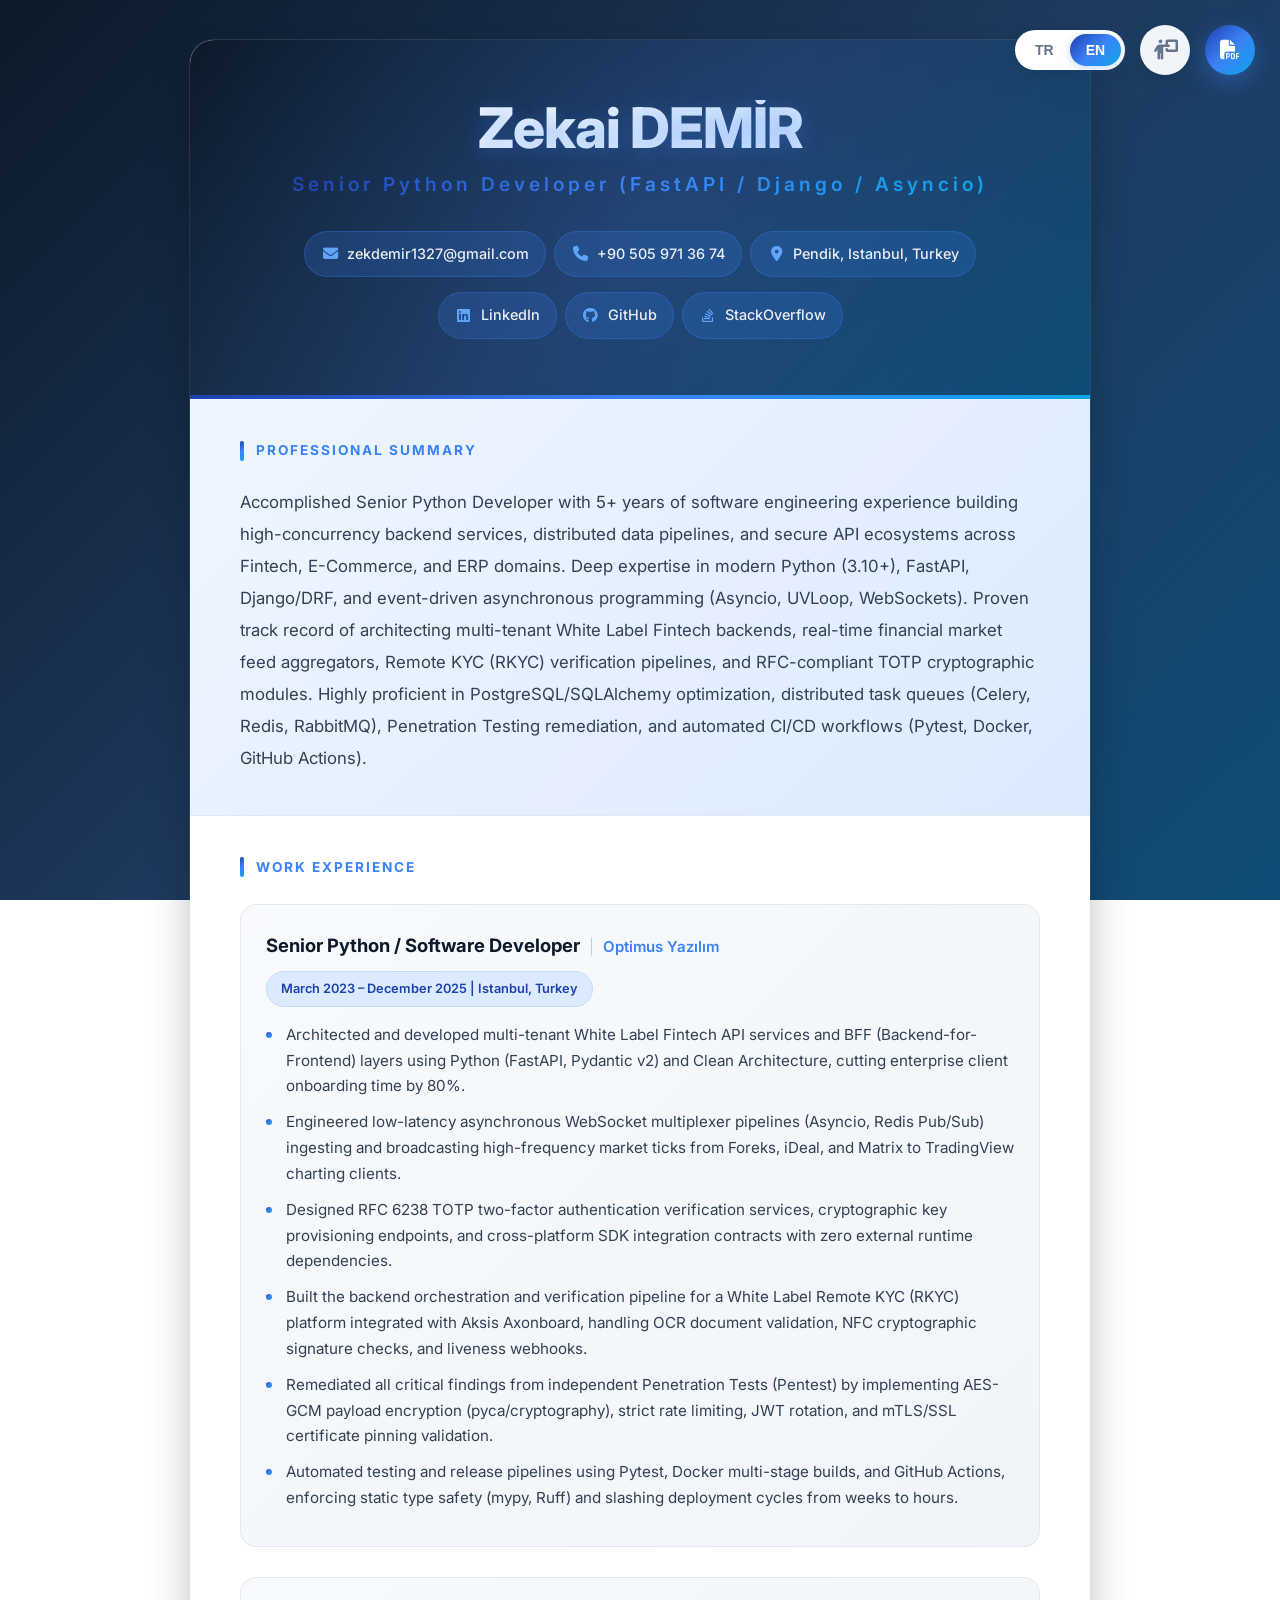
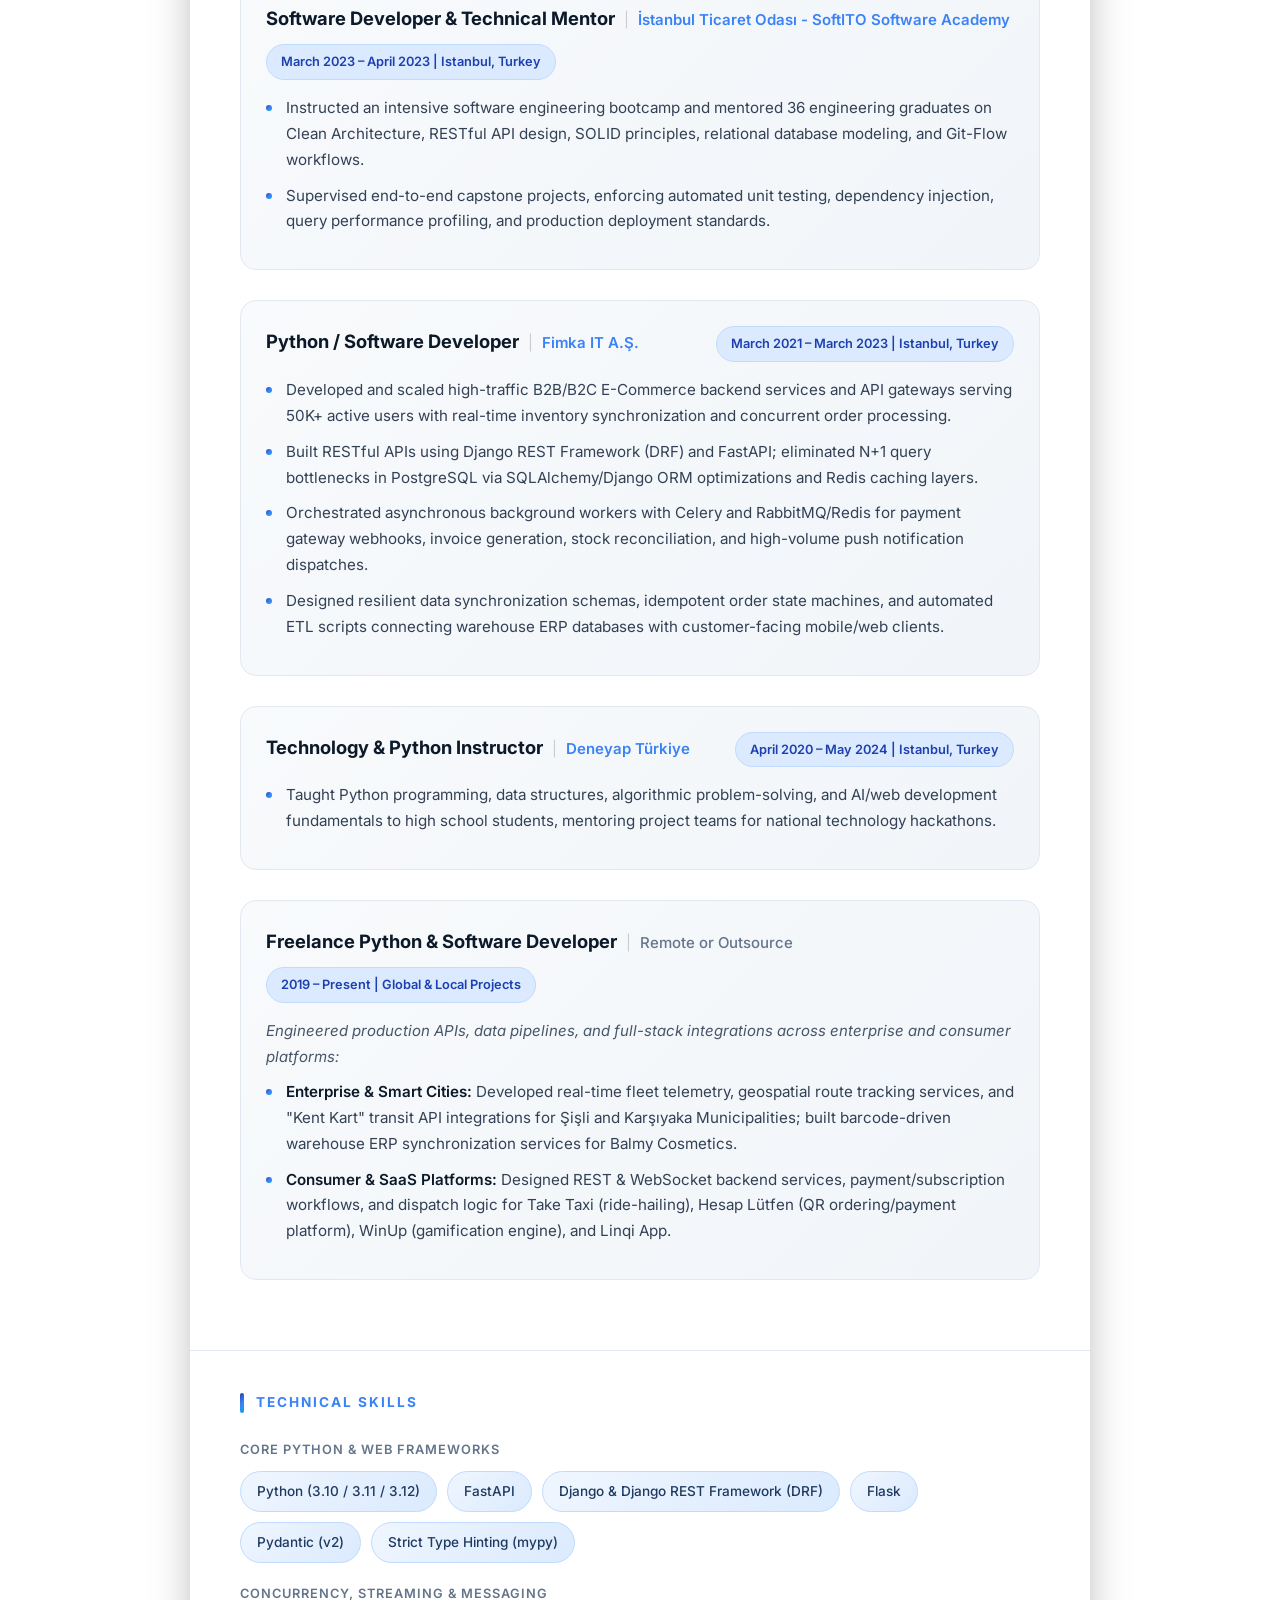
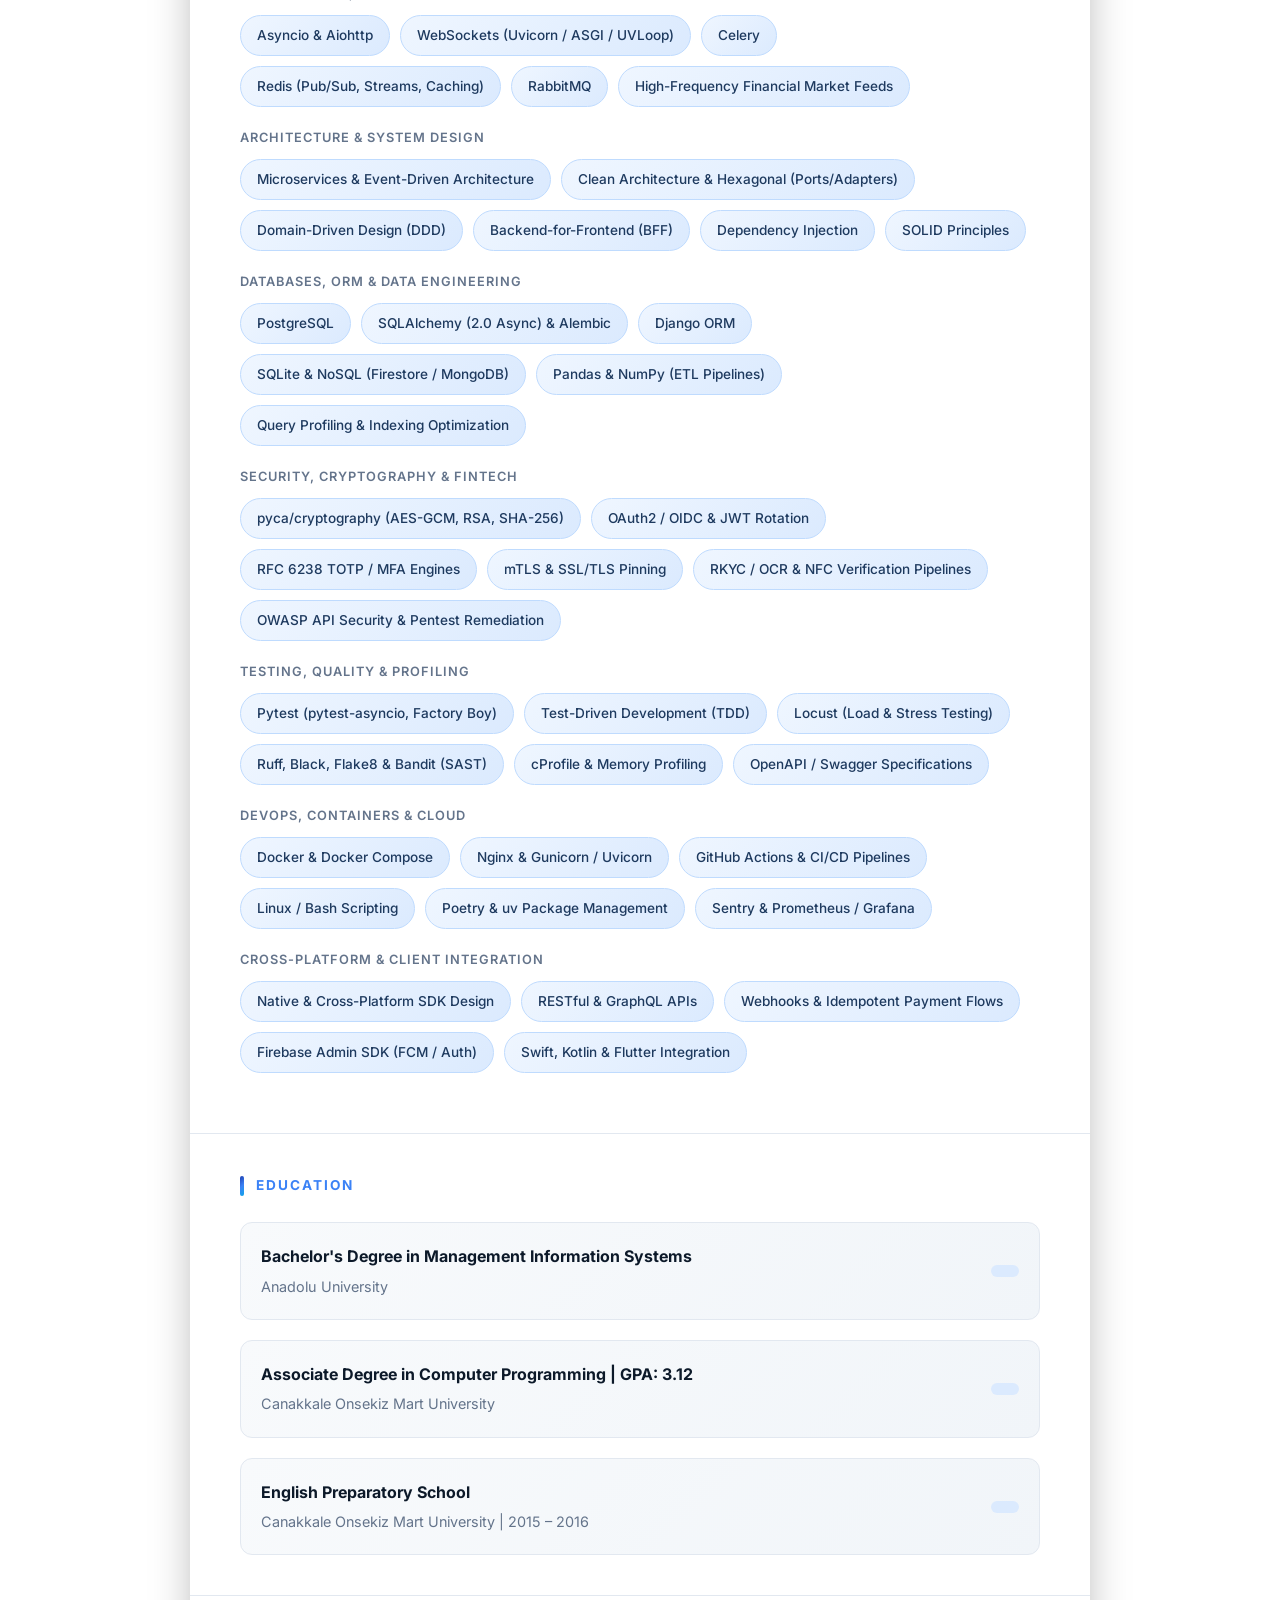
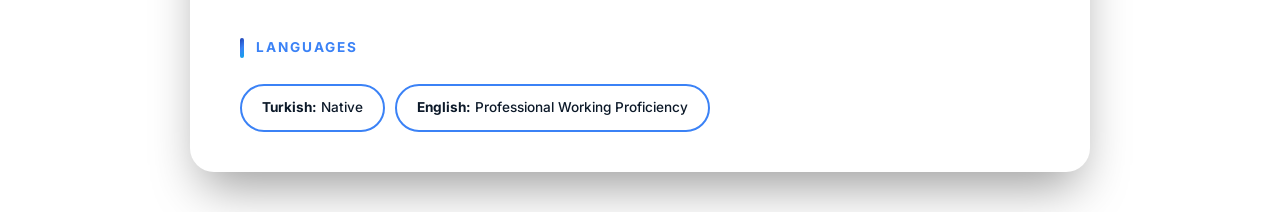
<file: index4.html>
<!DOCTYPE html>
<html lang="en">

<head>
    <meta charset="UTF-8">
    <meta name="viewport" content="width=device-width, initial-scale=1.0">
    <title>Zekai Demir - Senior Python Developer (FastAPI, Django, Asyncio, Microservices)</title>
    <meta name="description"
        content="Senior Python Developer with 5+ years of software experience specializing in FastAPI, Django, Asyncio, high-frequency WebSocket streaming, distributed task queues (Celery, Redis, RabbitMQ), PostgreSQL, Docker, and Fintech security.">
    <meta name="keywords"
        content="Python Developer, Senior Python Developer, Backend Developer, FastAPI, Django, Django REST Framework, Asyncio, WebSockets, Celery, Redis, PostgreSQL, SQLAlchemy, Microservices, Docker, Pytest, Fintech, RKYC">
    <meta name="author" content="Zekai Demir">
    <meta name="robots" content="index, follow">
    <link rel="canonical" href="https://demirzekk.github.io/index4.html">

    <!-- Open Graph / Social Media -->
    <meta property="og:type" content="profile">
    <meta property="og:title" content="Zekai Demir - Senior Python Developer (FastAPI, Django, Asyncio)">
    <meta property="og:description"
        content="Senior Python Developer specializing in scalable microservices, low-latency financial WebSocket pipelines, cryptographic security, and high-traffic backend architectures.">
    <meta property="og:url" content="https://demirzekk.github.io/index4.html">
    <meta property="profile:first_name" content="Zekai">
    <meta property="profile:last_name" content="Demir">

    <!-- Twitter Card -->
    <meta name="twitter:card" content="summary">
    <meta name="twitter:title" content="Zekai Demir - Senior Python Developer">
    <meta name="twitter:description"
        content="Senior Python Developer specializing in FastAPI, Django, Asyncio, distributed systems, and Fintech backend engineering.">

    <!-- JSON-LD Structured Data for SEO & LLM Understanding -->
    <script type="application/ld+json">
    {
        "@context": "https://schema.org",
        "@type": "Person",
        "@id": "https://demirzekk.github.io/index4.html#person",
        "name": "Zekai Demir",
        "givenName": "Zekai",
        "familyName": "Demir",
        "jobTitle": "Senior Python Developer",
        "description": "Senior Python Developer with 5+ years of experience engineering secure, scalable, and high-throughput backend systems, APIs, and distributed architectures across Fintech, E-Commerce, and ERP ecosystems. Expert in Python 3.x, FastAPI, Django/DRF, Asyncio, low-latency WebSocket market data streaming, Celery/Redis task queues, PostgreSQL optimization, cryptographic security (TOTP, AES-GCM, mTLS), and Pytest CI/CD automation.",
        "url": "https://demirzekk.github.io/index4.html",
        "email": "zekdemir1327@gmail.com",
        "telephone": "+905059713674",
        "address": {
            "@type": "PostalAddress",
            "addressLocality": "Pendik",
            "addressRegion": "Istanbul",
            "addressCountry": "Turkey"
        },
        "sameAs": [
            "https://linkedin.com/in/zekai-demir-aa028a126",
            "https://github.com/Demirzekk",
            "https://stackoverflow.com/users/14048442"
        ],
        "knowsAbout": [
            "Python (3.10 / 3.11 / 3.12)",
            "FastAPI",
            "Django & Django REST Framework (DRF)",
            "Asyncio & Asynchronous Programming",
            "UVLoop & ASGI (Uvicorn, Gunicorn)",
            "WebSockets & Real-Time Financial Data Streaming",
            "Microservices & Clean Architecture",
            "Domain-Driven Design (DDD)",
            "Celery, RabbitMQ & Redis Streams",
            "PostgreSQL, SQLAlchemy & Alembic",
            "Pydantic (v2) & Strict Type Hinting (mypy)",
            "Cryptography (AES-GCM, PyOTP, JWT, OAuth2)",
            "Penetration Testing Remediation & OWASP API Security",
            "Pytest, TDD & Load Testing (Locust)",
            "Docker, GitHub Actions & CI/CD Pipelines"
        ],
        "hasOccupation": {
            "@type": "Occupation",
            "name": "Senior Python Developer",
            "occupationLocation": {
                "@type": "Country",
                "name": "Turkey"
            },
            "skills": "Python, FastAPI, Django, DRF, Asyncio, WebSockets, Celery, Redis, RabbitMQ, PostgreSQL, SQLAlchemy, Pydantic, Pytest, Docker, Microservices, Cryptography"
        },
        "worksFor": {
            "@type": "Organization",
            "name": "Optimus Yazılım",
            "address": {
                "@type": "PostalAddress",
                "addressLocality": "Istanbul",
                "addressCountry": "Turkey"
            }
        },
        "alumniOf": [
            {
                "@type": "EducationalOrganization",
                "name": "Anadolu University",
                "department": "Management Information Systems"
            },
            {
                "@type": "EducationalOrganization",
                "name": "Canakkale Onsekiz Mart University",
                "department": "Computer Programming"
            }
        ],
        "knowsLanguage": [
            {
                "@type": "Language",
                "name": "Turkish",
                "alternateName": "tr"
            },
            {
                "@type": "Language",
                "name": "English",
                "alternateName": "en"
            }
        ]
    }
    </script>

    <!-- Additional WebPage Schema -->
    <script type="application/ld+json">
    {
        "@context": "https://schema.org",
        "@type": "WebPage",
        "name": "Zekai Demir - Senior Python Developer Resume",
        "description": "Professional resume and portfolio of Zekai Demir, Senior Python Developer specializing in FastAPI, Django, Asyncio, and high-concurrency Fintech/E-Commerce systems.",
        "url": "https://demirzekk.github.io/index4.html",
        "mainEntity": {
            "@id": "https://demirzekk.github.io/index4.html#person"
        },
        "speakable": {
            "@type": "SpeakableSpecification",
            "cssSelector": [".summary", ".job-title", ".skill-tag"]
        }
    }
    </script>

    <link rel="icon" href="favicon.png" type="image/png">
    <link rel="preconnect" href="https://fonts.googleapis.com">
    <link rel="preconnect" href="https://fonts.gstatic.com" crossorigin>
    <link href="https://fonts.googleapis.com/css2?family=Inter:wght@400;500;600;700;800&display=swap" rel="stylesheet">
    <link rel="stylesheet" href="style.css">
    <link rel="stylesheet" href="https://cdnjs.cloudflare.com/ajax/libs/font-awesome/6.4.0/css/all.min.css">
</head>

<body>
    <!-- Fixed Top Right Controls -->
    <div class="fixed-controls">
        <div class="lang-switch">
            <button onclick="switchLanguage('tr')" class="lang-btn" id="btn-tr">TR</button>
            <button onclick="switchLanguage('en')" class="lang-btn active" id="btn-en">EN</button>
        </div>
        <button id="slide-mode-btn" onclick="toggleSlideMode()" title="Slide Mode / Slayt Modu">
            <i class="fa-solid fa-person-chalkboard"></i>
        </button>
        <button id="pdf-download-btn" onclick="generatePDF()" title="Download PDF / PDF İndir">
            <i class="fa-solid fa-file-pdf"></i>
        </button>
    </div>

    <div class="container">
        <header class="header-centered">
            <div class="header-left">
                <h1>Zekai DEMİR</h1>
                <h2 data-i18n="job_title">Senior Python Developer (FastAPI / Django / Asyncio)</h2>
            </div>
            <div class="header-right">
                <div class="contact-row">
                    <a href="mailto:zekdemir1327@gmail.com"><i class="fa-solid fa-envelope"></i>
                        zekdemir1327@gmail.com</a>
                    <a href="tel:+905059713674"><i class="fa-solid fa-phone"></i> +90 505 971 36 74</a>
                    <a href="https://www.google.com/maps/search/?api=1&query=Pendik,+Istanbul,+Turkey"
                        target="_blank"><i class="fa-solid fa-location-dot"></i> <span
                            data-i18n="contact_location">Pendik, Istanbul, Turkey</span></a>
                </div>
                <div class="social-row">
                    <a href="https://linkedin.com/in/zekai-demir-aa028a126" target="_blank"><i
                            class="fa-brands fa-linkedin"></i> LinkedIn</a>
                    <a href="https://github.com/Demirzekk" target="_blank"><i class="fa-brands fa-github"></i>
                        GitHub</a>
                    <a href="https://stackoverflow.com/users/14048442" target="_blank"><i
                            class="fa-brands fa-stack-overflow"></i> StackOverflow</a>
                </div>
            </div>
        </header>

        <section class="summary">
            <h3 class="section-title" data-i18n="section_summary">Professional Summary</h3>
            <p data-i18n="summary_text">
                Accomplished Senior Python Developer with 5+ years of software engineering experience building
                high-concurrency backend services, distributed data pipelines, and secure API ecosystems across Fintech,
                E-Commerce, and ERP domains. Deep expertise in modern Python (3.10+), FastAPI, Django/DRF, and event-driven
                asynchronous programming (Asyncio, UVLoop, WebSockets). Proven track record of architecting multi-tenant
                White Label Fintech backends, real-time financial market feed aggregators, Remote KYC (RKYC) verification
                pipelines, and RFC-compliant TOTP cryptographic modules. Highly proficient in PostgreSQL/SQLAlchemy
                optimization, distributed task queues (Celery, Redis, RabbitMQ), Penetration Testing remediation, and
                automated CI/CD workflows (Pytest, Docker, GitHub Actions).
            </p>
        </section>

        <section class="experience">
            <h3 class="section-title" data-i18n="section_experience">Work Experience</h3>

            <!-- Senior Python / Backend Developer - Optimus Yazılım -->
            <div class="job-item">
                <div class="job-header">
                    <div>
                        <span class="job-title" data-i18n="job_optimus_title">Senior Python / Software Developer</span>
                        <span style="margin: 0 5px; color: #ccc;">|</span>
                        <span class="company"><a href="#" target="_blank">Optimus Yazılım</a></span>
                    </div>
                    <div class="job-meta" data-i18n="job_optimus_date">March 2023 – December 2025 | Istanbul, Turkey
                    </div>
                </div>
                <div class="job-details">
                    <ul>
                        <li data-i18n="job_optimus_desc_1">Architected and developed multi-tenant White Label Fintech API
                            services and BFF (Backend-for-Frontend) layers using Python (FastAPI, Pydantic v2) and Clean
                            Architecture, cutting enterprise client onboarding time by 80%.</li>
                        <li data-i18n="job_optimus_desc_2">Engineered low-latency asynchronous WebSocket multiplexer
                            pipelines (Asyncio, Redis Pub/Sub) ingesting and broadcasting high-frequency market ticks
                            from Foreks, iDeal, and Matrix to TradingView charting clients.</li>
                        <li data-i18n="job_optimus_desc_3">Designed RFC 6238 TOTP two-factor authentication verification
                            services, cryptographic key provisioning endpoints, and cross-platform SDK integration
                            contracts with zero external runtime dependencies.</li>
                        <li data-i18n="job_optimus_desc_4">Built the backend orchestration and verification pipeline for
                            a White Label Remote KYC (RKYC) platform integrated with Aksis Axonboard, handling OCR
                            document validation, NFC cryptographic signature checks, and liveness webhooks.</li>
                        <li data-i18n="job_optimus_desc_5">Remediated all critical findings from independent Penetration
                            Tests (Pentest) by implementing AES-GCM payload encryption (pyca/cryptography), strict rate
                            limiting, JWT rotation, and mTLS/SSL certificate pinning validation.</li>
                        <li data-i18n="job_optimus_desc_6">Automated testing and release pipelines using Pytest,
                            Docker multi-stage builds, and GitHub Actions, enforcing static type safety (mypy, Ruff) and
                            slashing deployment cycles from weeks to hours.</li>
                    </ul>
                </div>
            </div>

            <!-- Python / Software Developer & Mentor - İstanbul Ticaret Odası -->
            <div class="job-item">
                <div class="job-header">
                    <div>
                        <span class="job-title" data-i18n="job_ito_title">Software Developer & Technical Mentor</span>
                        <span style="margin: 0 5px; color: #ccc;">|</span>
                        <span class="company" data-i18n="job_ito_org"><a href="#" target="_blank">İstanbul Ticaret Odası
                                - SoftITO Software Academy</a></span>
                    </div>
                    <div class="job-meta" data-i18n="job_ito_date">March 2023 – April 2023 | Istanbul, Turkey</div>
                </div>
                <div class="job-details">
                    <ul>
                        <li data-i18n="job_ito_desc_1">Instructed an intensive software engineering bootcamp and mentored
                            36 engineering graduates on Clean Architecture, RESTful API design, SOLID principles,
                            relational database modeling, and Git-Flow workflows.</li>
                        <li data-i18n="job_ito_desc_2">Supervised end-to-end capstone projects, enforcing automated unit
                            testing, dependency injection, query performance profiling, and production deployment
                            standards.</li>
                    </ul>
                </div>
            </div>

            <!-- Python / Software Developer - Fimka IT A.Ş. -->
            <div class="job-item">
                <div class="job-header">
                    <div>
                        <span class="job-title" data-i18n="job_fimka_title">Python / Software Developer</span>
                        <span style="margin: 0 5px; color: #ccc;">|</span>
                        <span class="company"><a href="#" target="_blank">Fimka IT A.Ş.</a></span>
                    </div>
                    <div class="job-meta" data-i18n="job_fimka_date">March 2021 – March 2023 | Istanbul, Turkey</div>
                </div>
                <div class="job-details">
                    <ul>
                        <li data-i18n="job_fimka_desc_1">Developed and scaled high-traffic B2B/B2C E-Commerce backend
                            services and API gateways serving 50K+ active users with real-time inventory synchronization
                            and concurrent order processing.</li>
                        <li data-i18n="job_fimka_desc_2">Built RESTful APIs using Django REST Framework (DRF) and
                            FastAPI; eliminated N+1 query bottlenecks in PostgreSQL via SQLAlchemy/Django ORM
                            optimizations and Redis caching layers.</li>
                        <li data-i18n="job_fimka_desc_3">Orchestrated asynchronous background workers with Celery and
                            RabbitMQ/Redis for payment gateway webhooks, invoice generation, stock reconciliation, and
                            high-volume push notification dispatches.</li>
                        <li data-i18n="job_fimka_desc_4">Designed resilient data synchronization schemas, idempotent
                            order state machines, and automated ETL scripts connecting warehouse ERP databases with
                            customer-facing mobile/web clients.</li>
                    </ul>
                </div>
            </div>

            <!-- Technology & Python Instructor - Deneyap Türkiye -->
            <div class="job-item">
                <div class="job-header">
                    <div>
                        <span class="job-title" data-i18n="job_deneyap_title">Technology & Python Instructor</span>
                        <span style="margin: 0 5px; color: #ccc;">|</span>
                        <span class="company"><a href="#" target="_blank">Deneyap Türkiye</a></span>
                    </div>
                    <div class="job-meta" data-i18n="job_deneyap_date">April 2020 – May 2024 | Istanbul, Turkey</div>
                </div>
                <div class="job-details">
                    <ul>
                        <li data-i18n="job_deneyap_desc_1">Taught Python programming, data structures, algorithmic
                            problem-solving, and AI/web development fundamentals to high school students, mentoring
                            project teams for national technology hackathons.</li>
                    </ul>
                </div>
            </div>

            <!-- Freelance Python & Full-Stack Developer -->
            <div class="job-item">
                <div class="job-header">
                    <div>
                        <span class="job-title" data-i18n="job_freelance_title">Freelance Python & Software
                            Developer</span>
                        <span style="margin: 0 5px; color: #ccc;">|</span>
                        <span class="company" data-i18n="job_freelance_org">Remote or Outsource</span>
                    </div>
                    <div class="job-meta" data-i18n="job_freelance_date">2019 – Present | Global & Local Projects</div>
                </div>
                <div class="job-details">
                    <p style="margin-bottom: 10px; color: #475569;" class="print-hide"
                        data-i18n="job_freelance_summary">Engineered production APIs, data pipelines, and full-stack
                        integrations across enterprise and consumer platforms:</p>
                    <ul>
                        <li data-i18n="job_freelance_desc_1"><strong>Enterprise & Smart Cities:</strong> Developed
                            real-time fleet telemetry, geospatial route tracking services, and "Kent Kart" transit API
                            integrations for Şişli and Karşıyaka Municipalities; built barcode-driven warehouse ERP
                            synchronization services for Balmy Cosmetics.</li>
                        <li data-i18n="job_freelance_desc_2"><strong>Consumer & SaaS Platforms:</strong> Designed REST &
                            WebSocket backend services, payment/subscription workflows, and dispatch logic for Take Taxi
                            (ride-hailing), Hesap Lütfen (QR ordering/payment platform), WinUp (gamification engine), and
                            Linqi App.</li>
                    </ul>
                </div>
            </div>
        </section>

        <section class="skills">
            <h3 class="section-title" data-i18n="section_skills">Technical Skills</h3>

            <div class="skill-category">
                <span class="category-title" data-i18n="skill_cat_languages">Core Python & Web Frameworks</span>
                <div class="skills-grid">
                    <span class="skill-tag">Python (3.10 / 3.11 / 3.12)</span>
                    <span class="skill-tag">FastAPI</span>
                    <span class="skill-tag">Django & Django REST Framework (DRF)</span>
                    <span class="skill-tag">Flask</span>
                    <span class="skill-tag">Pydantic (v2)</span>
                    <span class="skill-tag" data-i18n="skill_typing">Strict Type Hinting (mypy)</span>
                </div>
            </div>

            <div class="skill-category">
                <span class="category-title" data-i18n="skill_cat_async">Concurrency, Streaming & Messaging</span>
                <div class="skills-grid">
                    <span class="skill-tag">Asyncio & Aiohttp</span>
                    <span class="skill-tag">WebSockets (Uvicorn / ASGI / UVLoop)</span>
                    <span class="skill-tag">Celery</span>
                    <span class="skill-tag">Redis (Pub/Sub, Streams, Caching)</span>
                    <span class="skill-tag">RabbitMQ</span>
                    <span class="skill-tag" data-i18n="skill_market_feeds">High-Frequency Financial Market Feeds</span>
                </div>
            </div>

            <div class="skill-category">
                <span class="category-title" data-i18n="skill_cat_arch">Architecture & System Design</span>
                <div class="skills-grid">
                    <span class="skill-tag">Microservices & Event-Driven Architecture</span>
                    <span class="skill-tag">Clean Architecture & Hexagonal (Ports/Adapters)</span>
                    <span class="skill-tag">Domain-Driven Design (DDD)</span>
                    <span class="skill-tag">Backend-for-Frontend (BFF)</span>
                    <span class="skill-tag">Dependency Injection</span>
                    <span class="skill-tag" data-i18n="skill_solid">SOLID Principles</span>
                </div>
            </div>

            <div class="skill-category">
                <span class="category-title" data-i18n="skill_cat_db">Databases, ORM & Data Engineering</span>
                <div class="skills-grid">
                    <span class="skill-tag">PostgreSQL</span>
                    <span class="skill-tag">SQLAlchemy (2.0 Async) & Alembic</span>
                    <span class="skill-tag">Django ORM</span>
                    <span class="skill-tag">SQLite & NoSQL (Firestore / MongoDB)</span>
                    <span class="skill-tag">Pandas & NumPy (ETL Pipelines)</span>
                    <span class="skill-tag" data-i18n="skill_query_opt">Query Profiling & Indexing Optimization</span>
                </div>
            </div>

            <div class="skill-category">
                <span class="category-title" data-i18n="skill_cat_security">Security, Cryptography & Fintech</span>
                <div class="skills-grid">
                    <span class="skill-tag">pyca/cryptography (AES-GCM, RSA, SHA-256)</span>
                    <span class="skill-tag">OAuth2 / OIDC & JWT Rotation</span>
                    <span class="skill-tag" data-i18n="skill_totp">RFC 6238 TOTP / MFA Engines</span>
                    <span class="skill-tag">mTLS & SSL/TLS Pinning</span>
                    <span class="skill-tag" data-i18n="skill_rkyc">RKYC / OCR & NFC Verification Pipelines</span>
                    <span class="skill-tag" data-i18n="skill_pentest">OWASP API Security & Pentest Remediation</span>
                </div>
            </div>

            <div class="skill-category">
                <span class="category-title" data-i18n="skill_cat_testing">Testing, Quality & Profiling</span>
                <div class="skills-grid">
                    <span class="skill-tag">Pytest (pytest-asyncio, Factory Boy)</span>
                    <span class="skill-tag" data-i18n="skill_tdd">Test-Driven Development (TDD)</span>
                    <span class="skill-tag">Locust (Load & Stress Testing)</span>
                    <span class="skill-tag">Ruff, Black, Flake8 & Bandit (SAST)</span>
                    <span class="skill-tag">cProfile & Memory Profiling</span>
                    <span class="skill-tag">OpenAPI / Swagger Specifications</span>
                </div>
            </div>

            <div class="skill-category">
                <span class="category-title" data-i18n="skill_cat_devops">DevOps, Containers & Cloud</span>
                <div class="skills-grid">
                    <span class="skill-tag">Docker & Docker Compose</span>
                    <span class="skill-tag">Nginx & Gunicorn / Uvicorn</span>
                    <span class="skill-tag">GitHub Actions & CI/CD Pipelines</span>
                    <span class="skill-tag">Linux / Bash Scripting</span>
                    <span class="skill-tag">Poetry & uv Package Management</span>
                    <span class="skill-tag">Sentry & Prometheus / Grafana</span>
                </div>
            </div>

            <div class="skill-category">
                <span class="category-title" data-i18n="skill_cat_cross">Cross-Platform & Client Integration</span>
                <div class="skills-grid">
                    <span class="skill-tag" data-i18n="skill_sdk_design">Native & Cross-Platform SDK Design</span>
                    <span class="skill-tag">RESTful & GraphQL APIs</span>
                    <span class="skill-tag">Webhooks & Idempotent Payment Flows</span>
                    <span class="skill-tag">Firebase Admin SDK (FCM / Auth)</span>
                    <span class="skill-tag">Swift, Kotlin & Flutter Integration</span>
                </div>
            </div>
        </section>

        <section class="education">
            <h3 class="section-title" data-i18n="section_education">Education</h3>

            <div class="education-item">
                <div>
                    <div class="degree" data-i18n="edu_bs">Bachelor's Degree in Management Information Systems</div>
                    <div class="school" data-i18n="edu_anadolu">Anadolu University</div>
                </div>
                <div class="grad-date"></div>
            </div>

            <div class="education-item">
                <div>
                    <div class="degree" data-i18n="edu_as">Associate Degree in Computer Programming | GPA: 3.12</div>
                    <div class="school" data-i18n="edu_comu">Canakkale Onsekiz Mart University</div>
                </div>
                <div class="grad-date"></div>
            </div>

            <div class="education-item print-hide">
                <div>
                    <div class="degree" data-i18n="edu_prep">English Preparatory School</div>
                    <div class="school" data-i18n="edu_prep_school">Canakkale Onsekiz Mart University | 2015 – 2016
                    </div>
                </div>
                <div class="grad-date"></div>
            </div>
        </section>

        <section class="languages">
            <h3 class="section-title" data-i18n="section_languages">Languages</h3>
            <div class="skills-grid">
                <span class="skill-tag"
                    style="background: white; border: 1px solid #e2e8f0; font-weight: 500; color: var(--primary-color);"><strong
                        data-i18n="lang_tr">Turkish:</strong>
                    <span data-i18n="lang_tr_level">Native</span></span>
                <span class="skill-tag"
                    style="background: white; border: 1px solid #e2e8f0; font-weight: 500; color: var(--primary-color);"><strong
                        data-i18n="lang_en">English:</strong>
                    <span data-i18n="lang_en_level">Professional Working Proficiency</span></span>
            </div>
        </section>

    </div>

    <!-- Slide Navigation Controls -->
    <div class="slide-controls" style="display: none;">
        <button onclick="prevSlide()" id="prev-btn" title="Previous / Önceki"><i
                class="fa-solid fa-chevron-left"></i></button>
        <button onclick="nextSlide()" id="next-btn" title="Next / Sonraki"><i
                class="fa-solid fa-chevron-right"></i></button>
    </div>

    <script>
        const translations = {
            en: {
                "job_title": "Senior Python Developer (FastAPI / Django / Asyncio)",
                "pdf_tooltip": "Download PDF",
                "contact_location": "Pendik, Istanbul, Turkey",
                "section_summary": "PROFESSIONAL SUMMARY",
                "summary_text": "Accomplished Senior Python Developer with 5+ years of software engineering experience building high-concurrency backend services, distributed data pipelines, and secure API ecosystems across Fintech, E-Commerce, and ERP domains. Deep expertise in modern Python (3.10+), FastAPI, Django/DRF, and event-driven asynchronous programming (Asyncio, UVLoop, WebSockets). Proven track record of architecting multi-tenant White Label Fintech backends, real-time financial market feed aggregators, Remote KYC (RKYC) verification pipelines, and RFC-compliant TOTP cryptographic modules. Highly proficient in PostgreSQL/SQLAlchemy optimization, distributed task queues (Celery, Redis, RabbitMQ), Penetration Testing remediation, and automated CI/CD workflows (Pytest, Docker, GitHub Actions).",
                "section_skills": "TECHNICAL SKILLS",
                "section_experience": "WORK EXPERIENCE",
                "job_freelance_org": "Remote or Outsource",
                "job_freelance_summary": "Engineered production APIs, data pipelines, and full-stack integrations across enterprise and consumer platforms:",
                "job_optimus_title": "Senior Python / Software Developer",
                "job_optimus_date": "March 2023 – December 2025 | Istanbul, Turkey",
                "job_optimus_desc_1": "Architected and developed multi-tenant White Label Fintech API services and BFF (Backend-for-Frontend) layers using Python (FastAPI, Pydantic v2) and Clean Architecture, cutting enterprise client onboarding time by 80%.",
                "job_optimus_desc_2": "Engineered low-latency asynchronous WebSocket multiplexer pipelines (Asyncio, Redis Pub/Sub) ingesting and broadcasting high-frequency market ticks from Foreks, iDeal, and Matrix to TradingView charting clients.",
                "job_optimus_desc_3": "Designed RFC 6238 TOTP two-factor authentication verification services, cryptographic key provisioning endpoints, and cross-platform SDK integration contracts with zero external runtime dependencies.",
                "job_optimus_desc_4": "Built the backend orchestration and verification pipeline for a White Label Remote KYC (RKYC) platform integrated with Aksis Axonboard, handling OCR document validation, NFC cryptographic signature checks, and liveness webhooks.",
                "job_optimus_desc_5": "Remediated all critical findings from independent Penetration Tests (Pentest) by implementing AES-GCM payload encryption (pyca/cryptography), strict rate limiting, JWT rotation, and mTLS/SSL certificate pinning validation.",
                "job_optimus_desc_6": "Automated testing and release pipelines using Pytest, Docker multi-stage builds, and GitHub Actions, enforcing static type safety (mypy, Ruff) and slashing deployment cycles from weeks to hours.",
                "job_ito_title": "Software Developer & Technical Mentor",
                "job_ito_org": "İstanbul Ticaret Odası - SoftITO Software Academy",
                "job_ito_date": "March 2023 – April 2023 | Istanbul, Turkey",
                "job_ito_desc_1": "Instructed an intensive software engineering bootcamp and mentored 36 engineering graduates on Clean Architecture, RESTful API design, SOLID principles, relational database modeling, and Git-Flow workflows.",
                "job_ito_desc_2": "Supervised end-to-end capstone projects, enforcing automated unit testing, dependency injection, query performance profiling, and production deployment standards.",
                "job_fimka_title": "Python / Software Developer",
                "job_fimka_date": "March 2021 – March 2023 | Istanbul, Turkey",
                "job_fimka_desc_1": "Developed and scaled high-traffic B2B/B2C E-Commerce backend services and API gateways serving 50K+ active users with real-time inventory synchronization and concurrent order processing.",
                "job_fimka_desc_2": "Built RESTful APIs using Django REST Framework (DRF) and FastAPI; eliminated N+1 query bottlenecks in PostgreSQL via SQLAlchemy/Django ORM optimizations and Redis caching layers.",
                "job_fimka_desc_3": "Orchestrated asynchronous background workers with Celery and RabbitMQ/Redis for payment gateway webhooks, invoice generation, stock reconciliation, and high-volume push notification dispatches.",
                "job_fimka_desc_4": "Designed resilient data synchronization schemas, idempotent order state machines, and automated ETL scripts connecting warehouse ERP databases with customer-facing mobile/web clients.",
                "job_deneyap_title": "Technology & Python Instructor",
                "job_deneyap_date": "April 2020 – May 2024 | Istanbul, Turkey",
                "job_deneyap_desc_1": "Taught Python programming, data structures, algorithmic problem-solving, and AI/web development fundamentals to high school students, mentoring project teams for national technology hackathons.",
                "job_freelance_title": "Freelance Python & Software Developer",
                "job_freelance_date": "2019 – Present | Global & Local Projects",
                "job_freelance_desc_1": "<strong>Enterprise & Smart Cities:</strong> Developed real-time fleet telemetry, geospatial route tracking services, and \"Kent Kart\" transit API integrations for Şişli and Karşıyaka Municipalities; built barcode-driven warehouse ERP synchronization services for Balmy Cosmetics.",
                "job_freelance_desc_2": "<strong>Consumer & SaaS Platforms:</strong> Designed REST & WebSocket backend services, payment/subscription workflows, and dispatch logic for Take Taxi (ride-hailing), Hesap Lütfen (QR ordering/payment platform), WinUp (gamification engine), and Linqi App.",
                "section_education": "EDUCATION",
                "edu_bs": "Bachelor's Degree in Management Information Systems",
                "edu_anadolu": "Anadolu University",
                "edu_as": "Associate Degree in Computer Programming | GPA: 3.12",
                "edu_comu": "Canakkale Onsekiz Mart University",
                "edu_prep": "English Preparatory School",
                "edu_prep_school": "Canakkale Onsekiz Mart University | 2015 – 2016",
                "section_languages": "LANGUAGES",
                "lang_tr": "Turkish",
                "lang_tr_level": "Native",
                "lang_en": "English",
                "lang_en_level": "Professional Working Proficiency",
                "skill_cat_languages": "Core Python & Web Frameworks",
                "skill_typing": "Strict Type Hinting (mypy)",
                "skill_cat_async": "Concurrency, Streaming & Messaging",
                "skill_market_feeds": "High-Frequency Financial Market Feeds",
                "skill_cat_arch": "Architecture & System Design",
                "skill_solid": "SOLID Principles",
                "skill_cat_db": "Databases, ORM & Data Engineering",
                "skill_query_opt": "Query Profiling & Indexing Optimization",
                "skill_cat_security": "Security, Cryptography & Fintech",
                "skill_totp": "RFC 6238 TOTP / MFA Engines",
                "skill_rkyc": "RKYC / OCR & NFC Verification Pipelines",
                "skill_pentest": "OWASP API Security & Pentest Remediation",
                "skill_cat_testing": "Testing, Quality & Profiling",
                "skill_tdd": "Test-Driven Development (TDD)",
                "skill_cat_devops": "DevOps, Containers & Cloud",
                "skill_cat_cross": "Cross-Platform & Client Integration",
                "skill_sdk_design": "Native & Cross-Platform SDK Design"
            },
            tr: {
                "job_title": "Kıdemli Python Geliştirici (FastAPI / Django / Asyncio)",
                "pdf_tooltip": "PDF İndir",
                "contact_location": "Pendik, İstanbul, Türkiye",
                "section_summary": "PROFESYONEL ÖZET",
                "summary_text": "Fintech, E-Ticaret ve ERP ekosistemlerinde 5+ yıldır yüksek eşzamanlı (high-concurrency) backend servisleri, dağıtık veri hatları ve güvenli API mimarileri inşa eden Kıdemli Python Geliştiriciyim. Modern Python (3.10+), FastAPI, Django/DRF ve olay güdümlü asenkron programlama (Asyncio, UVLoop, WebSockets) konularında derin uzmanlığa sahibim. Çok kiracılı (multi-tenant) White Label Fintech arka uçları, gerçek zamanlı borsa veri akış çoklayıcıları, Uzaktan Müşteri Edinimi (RKYC) doğrulama hatları ve RFC uyumlu TOTP kriptografik servisleri tasarladım. PostgreSQL/SQLAlchemy sorgu optimizasyonu, dağıtık görev kuyrukları (Celery, Redis, RabbitMQ), sızma testi (Pentest) bulgularının kapatılması ve Pytest/Docker tabanlı CI/CD otomasyonu konularında kanıtlanmış üretim tecrübesine sahibim.",
                "section_skills": "TEKNİK YETKİNLİKLER",
                "section_experience": "İŞ DENEYİMİ",
                "job_freelance_org": "Uzaktan / Serbest Çalışan",
                "job_freelance_summary": "Kurumsal ve tüketici odaklı platformlar için canlı ortam API servisleri, veri hatları ve uçtan uca entegrasyonlar geliştirdim:",
                "job_optimus_title": "Kıdemli Python / Yazılım Geliştirici",
                "job_optimus_date": "Mart 2023 – Aralık 2025 | İstanbul, Türkiye",
                "job_optimus_desc_1": "Kurumsal finans kuruluşları için devreye alma süresini %80 azaltan, Clean Architecture ve Python (FastAPI, Pydantic v2) tabanlı White Label Fintech API servislerini ve BFF (Backend-for-Frontend) katmanlarını tasarladım ve geliştirdim.",
                "job_optimus_desc_2": "Foreks, iDeal ve Matrix veri sağlayıcılarından gelen yüksek frekanslı borsa emir/derinlik verilerini minimum gecikmeyle işleyip TradingView istemcilerine yayınlayan asenkron WebSocket veri çoklayıcı hatlarını (Asyncio, Redis Pub/Sub) kurdum.",
                "job_optimus_desc_3": "Üçüncü taraf kurumsal entegrasyonlar için sıfır dış bağımlılığa sahip RFC 6238 TOTP iki faktörlü doğrulama servislerini, kriptografik anahtar dağıtım uç noktalarını ve çapraz platform SDK protokollerini geliştirdim.",
                "job_optimus_desc_4": "Aksis Axonboard entegrasyonlu White Label RKYC (Uzaktan Müşteri Edinimi) platformunun arka uç doğrulama ve orkestrasyon hattını inşa ettim; OCR belge doğrulama, NFC kriptografik imza kontrolü ve liveness webhook süreçlerini optimize ettim.",
                "job_optimus_desc_5": "Bağımsız sızma testleri (Pentest) sonrası tespit edilen kritik bulguları; pyca/cryptography ile AES-GCM şifreleme, sıkı rate-limiting, JWT anahtar rotasyonu ve mTLS/SSL Pinning doğrulamaları uygulayarak sıfıra indirdim.",
                "job_optimus_desc_6": "Pytest, çok aşamalı Docker imajları ve GitHub Actions ile test/dağıtım boru hatlarını uçtan uca otomatikleştirdim; mypy ve Ruff ile statik tip güvenliğini zorunlu kılarak sürüm çıkma sürelerini haftalardan saatlere indirdim.",
                "job_ito_title": "Yazılım Geliştirici & Teknik Mentor",
                "job_ito_org": "İstanbul Ticaret Odası - SoftITO Yazılım Akademisi",
                "job_ito_date": "Mart 2023 – Nisan 2023 | İstanbul, Türkiye",
                "job_ito_desc_1": "36 mühendislik öğrencisine Clean Architecture, RESTful API tasarımı, SOLID prensipleri, ilişkisel veritabanı modelleme ve Git-Flow standartları üzerine yoğun yazılım mühendisliği bootcamp eğitimi verdim.",
                "job_ito_desc_2": "Öğrencilerin bitirme projelerinde birim testi otomasyonu, dependency injection, sorgu performans analizi ve canlı ortama çıkış (deployment) süreçlerine teknik mentorluk yaptım.",
                "job_fimka_title": "Python / Yazılım Geliştirici",
                "job_fimka_date": "Mart 2021 – Mart 2023 | İstanbul, Türkiye",
                "job_fimka_desc_1": "E-Ticaret ekosisteminde 50.000+ aktif kullanıcıya hizmet veren yüksek trafikli B2B/B2C platformların arka uç servislerini, API ağ geçitlerini ve gerçek zamanlı stok/sipariş senkronizasyon altyapılarını geliştirdim.",
                "job_fimka_desc_2": "Django REST Framework (DRF) ve FastAPI kullanarak yüksek performanslı RESTful API'ler inşa ettim; SQLAlchemy/Django ORM sorgu optimizasyonları ve Redis önbellekleme katmanlarıyla PostgreSQL üzerindeki N+1 darboğazlarını giderdim.",
                "job_fimka_desc_3": "Ödeme geçidi webhook'ları, e-fatura üretimi, gerçek zamanlı stok mutabakatı ve yüksek hacimli bildirim gönderimleri için Celery ve RabbitMQ/Redis tabanlı asenkron görev kuyruklarını kurguladım.",
                "job_fimka_desc_4": "Depo ERP veritabanları ile müşteri arayüzleri arasında kesintisiz veri tutarlılığı sağlayan idempotent sipariş durum makineleri (state machines) ve otomatik ETL veri aktarım betikleri geliştirdim.",
                "job_deneyap_title": "Teknoloji & Python Eğitmeni",
                "job_deneyap_date": "Nisan 2020 – Mayıs 2024 | İstanbul, Türkiye",
                "job_deneyap_desc_1": "Lise seviyesindeki öğrencilere Python programlama, veri yapıları, algoritmik problem çözme ve yapay zeka/web geliştirme temellerini aktardım; ulusal teknoloji yarışmalarında proje takımlarına mentorluk yaptım.",
                "job_freelance_title": "Freelance Python & Yazılım Geliştirici",
                "job_freelance_date": "2019 – Günümüz | Global & Yerel Projeler",
                "job_freelance_desc_1": "<strong>Kurumsal & Akıllı Şehir:</strong> Şişli ve Karşıyaka Belediyeleri için gerçek zamanlı filo telemetrisi, coğrafi rota takibi ve \"Kent Kart\" toplu taşıma API entegrasyonlarını geliştirdim; Balmy Kozmetik için barkod/el terminali tabanlı depo ERP senkronizasyon servislerini kurdum.",
                "job_freelance_desc_2": "<strong>Tüketici & SaaS Platformları:</strong> Take Taxi (taksi çağırma ve eşleştirme), Hesap Lütfen (QR menü ve sipariş/ödeme platformu), WinUp (oyunlaştırma motoru) ve Linqi App projelerinin REST/WebSocket arka uç servislerini ve ödeme akışlarını tasarladım.",
                "section_education": "EĞİTİM",
                "edu_bs": "Yönetim Bilişim Sistemleri Lisans Derecesi",
                "edu_anadolu": "Anadolu Üniversitesi",
                "edu_as": "Bilgisayar Programcılığı Önlisans Derecesi | GPA: 3.12",
                "edu_comu": "Çanakkale Onsekiz Mart Üniversitesi",
                "edu_prep": "İngilizce Hazırlık Okulu",
                "edu_prep_school": "Çanakkale Onsekiz Mart Üniversitesi | 2015 – 2016",
                "section_languages": "DİLLER",
                "lang_tr": "Türkçe",
                "lang_tr_level": "Anadil",
                "lang_en": "İngilizce",
                "lang_en_level": "Profesyonel Çalışma Yetkinliği",
                "skill_cat_languages": "Temel Python & Web Frameworkleri",
                "skill_typing": "Statik Tip Güvenliği (mypy)",
                "skill_cat_async": "Eşzamanlılık, Veri Akışı & Mesajlaşma",
                "skill_market_feeds": "Yüksek Frekanslı Finansal Veri Akışları",
                "skill_cat_arch": "Mimari & Sistem Tasarımı",
                "skill_solid": "SOLID Prensipleri",
                "skill_cat_db": "Veritabanı, ORM & Veri Mühendisliği",
                "skill_query_opt": "Sorgu Profilleme & İndeks Optimizasyonu",
                "skill_cat_security": "Güvenlik, Kriptografi & Fintech",
                "skill_totp": "RFC 6238 TOTP / MFA Doğrulama Motorları",
                "skill_rkyc": "RKYC / OCR & NFC Doğrulama Hatları",
                "skill_pentest": "OWASP API Güvenliği & Sızma Testi Önlemleri",
                "skill_cat_testing": "Test Otomasyonu, Kalite & Profilleme",
                "skill_tdd": "Test Güdümlü Geliştirme (TDD)",
                "skill_cat_devops": "DevOps, Konteyner & Bulut",
                "skill_cat_cross": "Çapraz Platform & İstemci Entegrasyonu",
                "skill_sdk_design": "Native & Çapraz Platform SDK Tasarımı"
            }
        };

        function switchLanguage(lang) {
            document.documentElement.lang = lang;
            document.querySelectorAll('[data-i18n]').forEach(element => {
                const key = element.getAttribute('data-i18n');
                if (translations[lang] && translations[lang][key]) {
                    element.innerHTML = translations[lang][key];
                }
            });

            const pdfBtn = document.getElementById('pdf-download-btn');
            if (pdfBtn) pdfBtn.title = translations[lang]['pdf_tooltip'];

            document.querySelectorAll('.lang-btn').forEach(btn => btn.classList.remove('active'));
            const activeBtn = document.getElementById(`btn-${lang}`);
            if (activeBtn) activeBtn.classList.add('active');
        }

        function generatePDF() {
            const style = document.createElement('style');

            if (isSlideMode) {
                style.innerHTML = `
                @page { size: A4 landscape; margin: 0; }
                @media print {
                    body { 
                        -webkit-print-color-adjust: exact !important; 
                        background: #000000 !important;
                    }
                    .fixed-controls, .slide-controls { display: none !important; }
                    .container { 
                        width: 100vw !important; 
                        max-width: none !important;
                        margin: 0 !important; 
                        padding: 0 !important;
                        box-shadow: none !important; 
                        border: none !important;
                        background: none !important;
                    }
                    .container > header, .container > section {
                        display: block !important;
                        height: auto !important;
                        padding: 0 !important;
                        margin: 0 !important;
                    }
                    .slide-element {
                        display: flex !important;
                        flex-direction: column !important;
                        justify-content: center !important;
                        align-items: center !important;
                        width: 100vw !important;
                        height: 100vh !important;
                        page-break-after: always !important;
                        break-after: page !important;
                        background: #111827 !important;
                        box-sizing: border-box !important;
                        padding: 5vh 5vw !important;
                        opacity: 1 !important;
                        visibility: visible !important;
                        animation: none !important;
                    }
                    .slide-element:last-child {
                        page-break-after: auto !important;
                        break-after: auto !important;
                    }
                }
                `;
            } else {
                style.innerHTML = `
                @page { size: A4 portrait; margin: 6mm 8mm; }
                @media print {
                    body { 
                        -webkit-print-color-adjust: exact !important; 
                        background-color: white !important;
                        background-image: none !important;
                    }
                }
                `;
            }

            document.head.appendChild(style);
            setTimeout(() => {
                window.print();
                document.head.removeChild(style);
            }, 100);
        }

        window.onload = function () {
            setTimeout(() => {
                const elements = document.querySelectorAll('.slide-up');
                elements.forEach(element => {
                    element.classList.add('active');
                });
            }, 100);
        }

        // --- Slide Mode Logic ---
        let isSlideMode = false;
        let currentSlide = 0;
        let slideElements = [];

        function toggleSlideMode() {
            isSlideMode = !isSlideMode;
            const slideBtn = document.getElementById('slide-mode-btn');
            const slideControls = document.querySelector('.slide-controls');
            const pdfBtn = document.getElementById('pdf-download-btn');

            if (!slideElements.length) {
                slideElements = Array.from(document.querySelectorAll('header.header-centered, section.summary, .job-item, .skill-category, .education-item, section.languages'));
                slideElements.forEach(el => el.classList.add('slide-element'));
            }

            if (isSlideMode) {
                document.body.classList.add('slide-mode-active');
                slideBtn.classList.add('active');
                slideControls.style.display = 'flex';

                pdfBtn.innerHTML = '<i class="fa-solid fa-file-powerpoint"></i>';
                pdfBtn.title = 'Download Presentation / Sunumu İndir';

                showSlide(0);
            } else {
                document.body.classList.remove('slide-mode-active');
                slideBtn.classList.remove('active');
                slideControls.style.display = 'none';

                pdfBtn.innerHTML = '<i class="fa-solid fa-file-pdf"></i>';
                pdfBtn.title = 'Download PDF / PDF İndir';

                document.querySelectorAll('.active-slide').forEach(el => el.classList.remove('active-slide'));
                document.querySelectorAll('.active-section').forEach(el => el.classList.remove('active-section'));
            }
        }

        function showSlide(index) {
            if (index < 0) index = 0;
            if (index >= slideElements.length) index = slideElements.length - 1;
            currentSlide = index;

            document.querySelectorAll('.active-slide').forEach(el => el.classList.remove('active-slide'));
            document.querySelectorAll('.active-section').forEach(el => el.classList.remove('active-section'));

            const currentEl = slideElements[currentSlide];
            currentEl.classList.add('active-slide');

            const parentSection = currentEl.closest('section');
            if (parentSection) {
                parentSection.classList.add('active-section');
            } else if (currentEl.tagName.toLowerCase() === 'header') {
                currentEl.classList.add('active-section');
            }

            document.getElementById('prev-btn').disabled = (currentSlide === 0);
            document.getElementById('next-btn').disabled = (currentSlide === slideElements.length - 1);
        }

        function nextSlide() {
            if (currentSlide < slideElements.length - 1) {
                showSlide(currentSlide + 1);
            }
        }

        function prevSlide() {
            if (currentSlide > 0) {
                showSlide(currentSlide - 1);
            }
        }

        document.addEventListener('keydown', (e) => {
            if (isSlideMode) {
                if (e.key === 'ArrowRight' || e.key === 'Space') {
                    e.preventDefault();
                    nextSlide();
                } else if (e.key === 'ArrowLeft') {
                    e.preventDefault();
                    prevSlide();
                } else if (e.key === 'Escape') {
                    e.preventDefault();
                    toggleSlideMode();
                }
            }
        });
    </script>
</body>

</html>
</file>
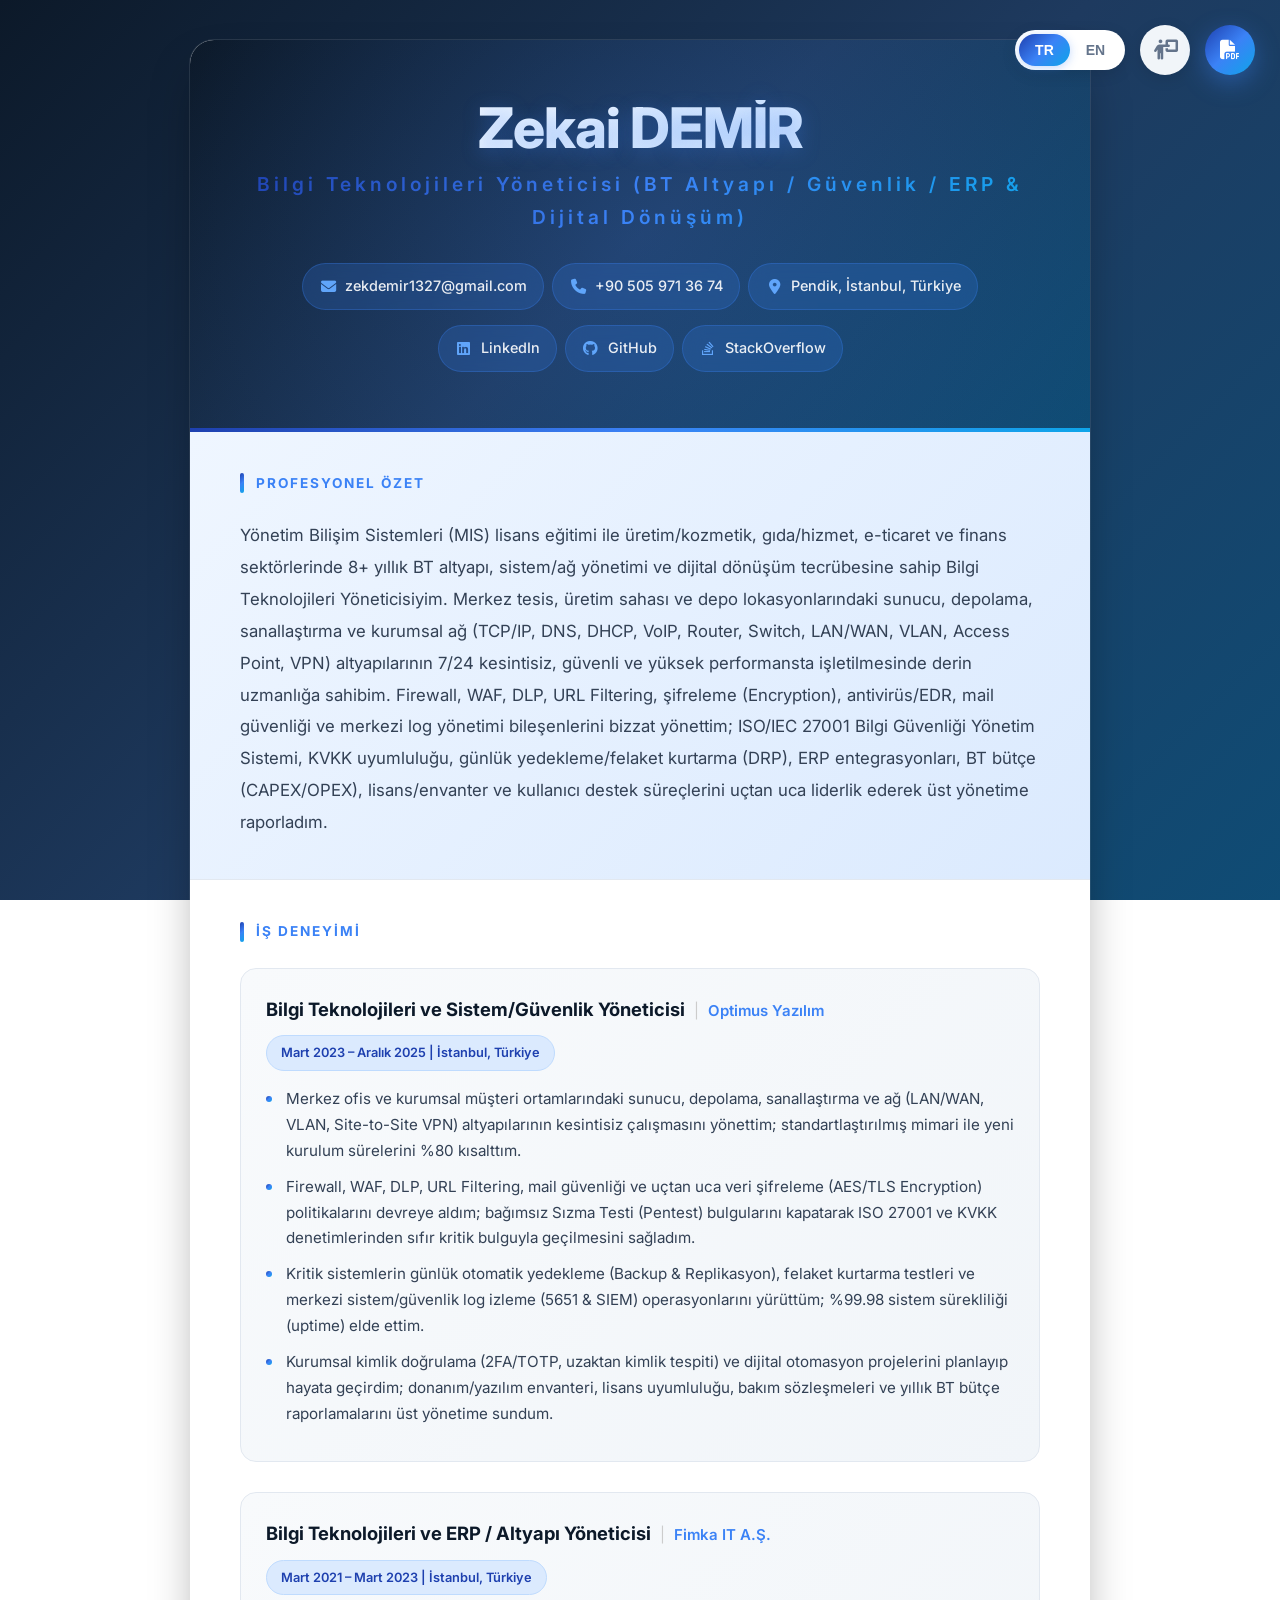
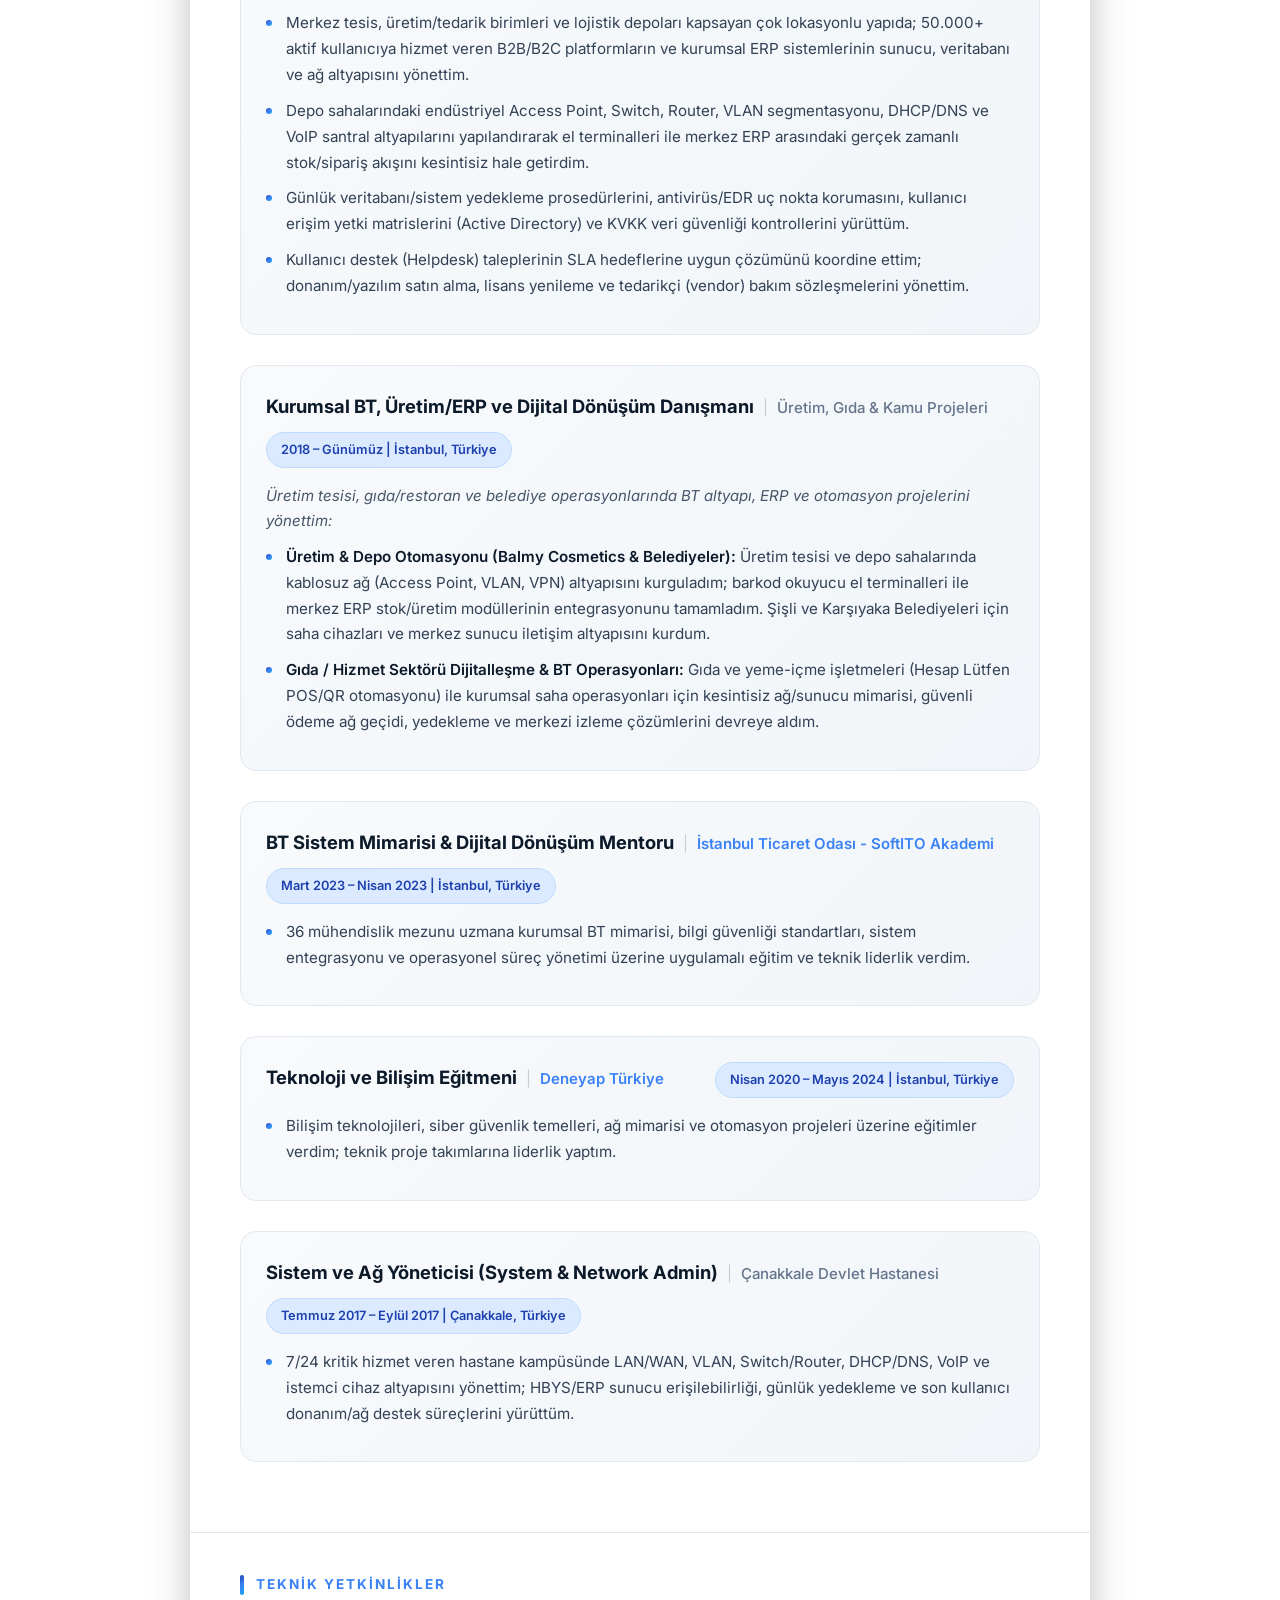
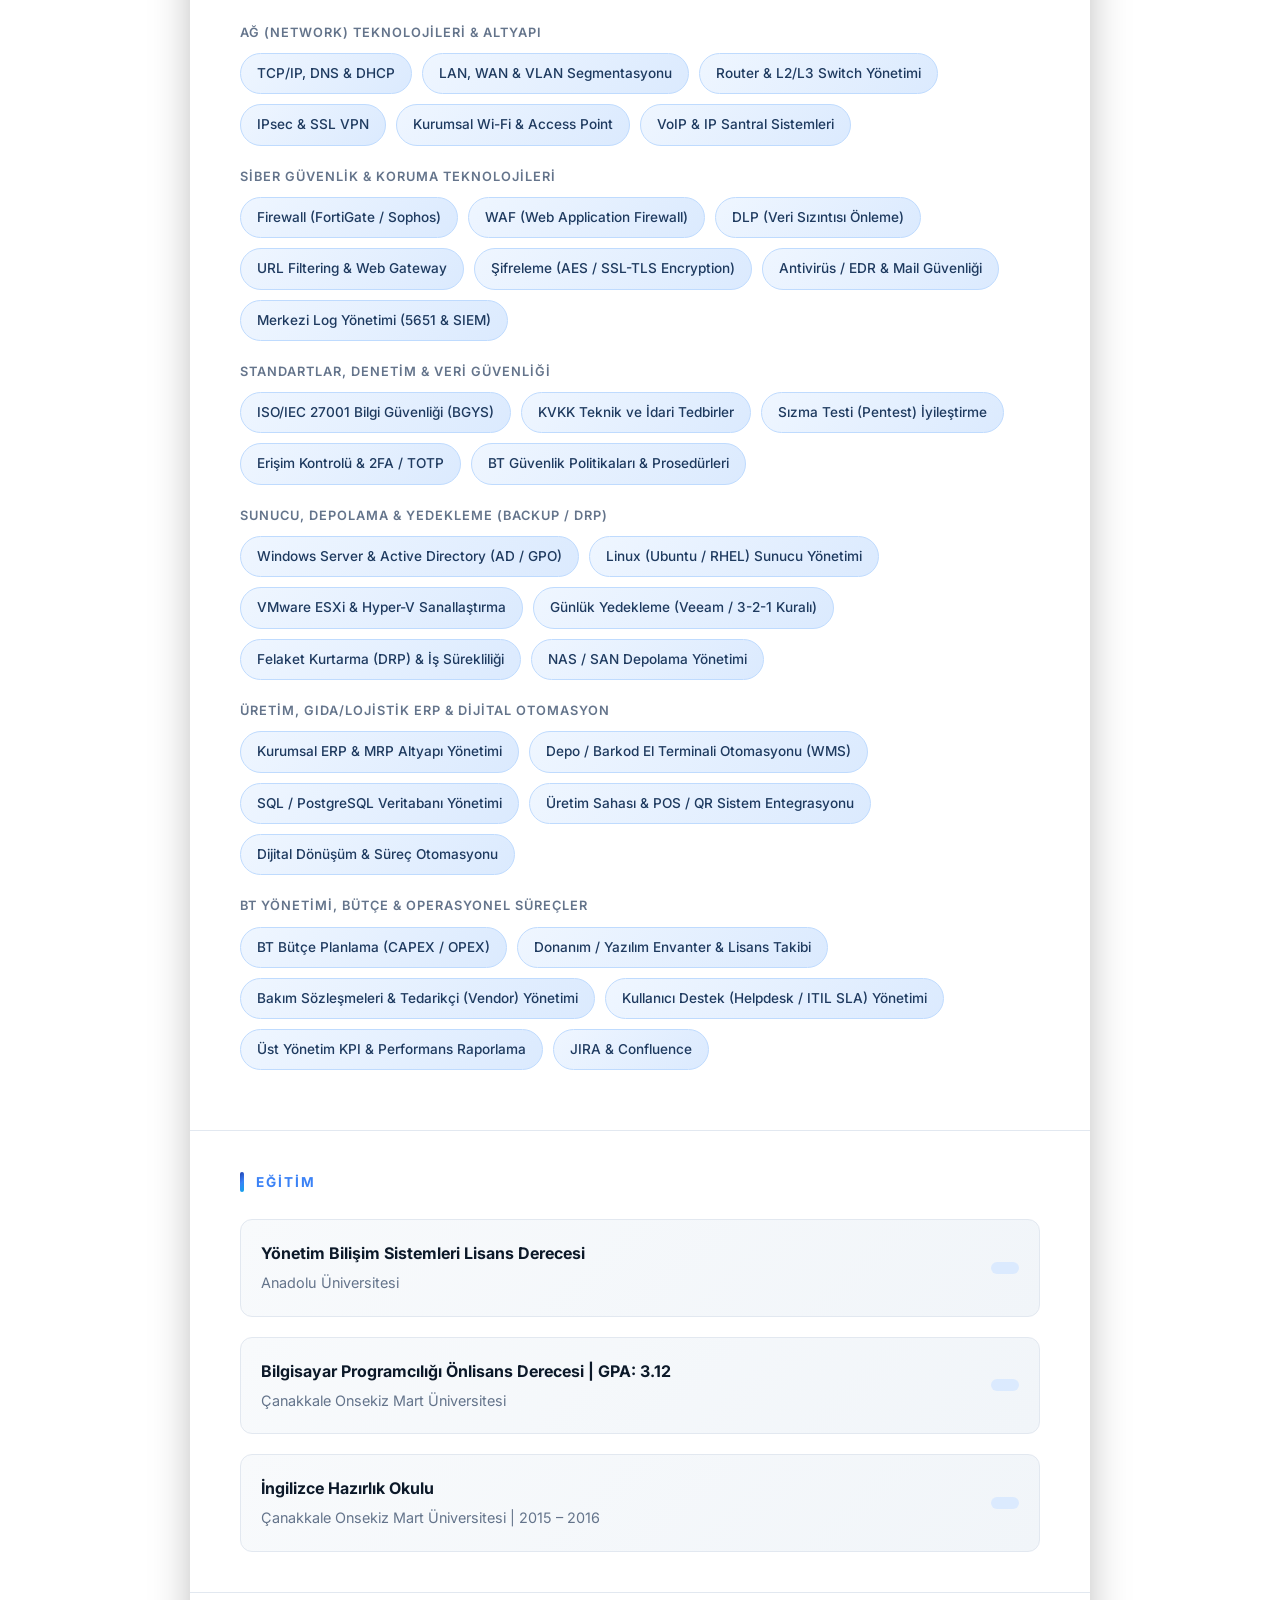
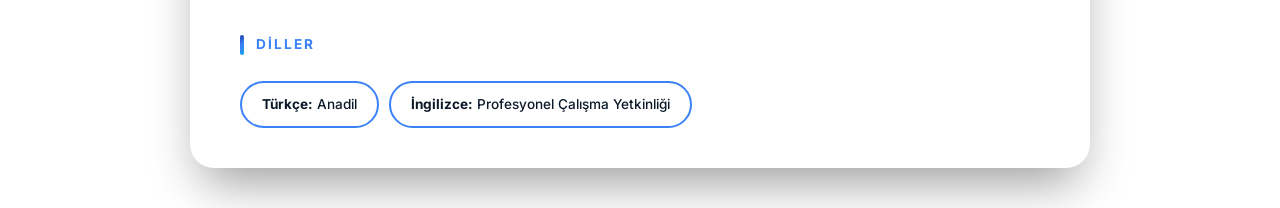
<file: index5.html>
<!DOCTYPE html>
<html lang="tr">

<head>
    <meta charset="UTF-8">
    <meta name="viewport" content="width=device-width, initial-scale=1.0">
    <title>Zekai Demir - Bilgi Teknolojileri Yöneticisi (IT Manager | Altyapı, Güvenlik & ERP)</title>
    <meta name="description"
        content="8+ yıllık BT altyapı, sistem/ağ yönetimi, siber güvenlik (Firewall, WAF, DLP, Encryption, Log), ISO 27001, KVKK, ERP entegrasyonları ve dijital dönüşüm deneyimine sahip Bilgi Teknolojileri Yöneticisi (IT Manager).">
    <meta name="keywords"
        content="Bilgi Teknolojileri Yöneticisi, IT Manager, BT Yöneticisi, Sistem ve Ağ Yöneticisi, ISO 27001, KVKK, Firewall, WAF, DLP, TCP/IP, VLAN, VPN, VoIP, ERP, Yedekleme, Dijital Dönüşüm, BT Bütçe Yönetimi">
    <meta name="author" content="Zekai Demir">
    <meta name="robots" content="index, follow">
    <link rel="canonical" href="https://demirzekk.github.io/index5.html">

    <!-- Open Graph / Social Media -->
    <meta property="og:type" content="profile">
    <meta property="og:title" content="Zekai Demir - Bilgi Teknolojileri Yöneticisi (IT Manager)">
    <meta property="og:description"
        content="Merkez ve saha/üretim lokasyonlarında BT altyapı, ağ/güvenlik (Firewall, WAF, DLP), ISO 27001, KVKK, ERP ve dijital dönüşüm süreçlerini yöneten Bilgi Teknolojileri Yöneticisi.">
    <meta property="og:url" content="https://demirzekk.github.io/index5.html">
    <meta property="profile:first_name" content="Zekai">
    <meta property="profile:last_name" content="Demir">

    <!-- Twitter Card -->
    <meta name="twitter:card" content="summary">
    <meta name="twitter:title" content="Zekai Demir - Bilgi Teknolojileri Yöneticisi (IT Manager)">
    <meta name="twitter:description"
        content="BT Altyapı, Ağ & Siber Güvenlik, ISO 27001, KVKK, ERP ve Dijital Otomasyon Yöneticisi.">

    <!-- JSON-LD Structured Data for SEO & LLM Understanding -->
    <script type="application/ld+json">
    {
        "@context": "https://schema.org",
        "@type": "Person",
        "@id": "https://demirzekk.github.io/index5.html#person",
        "name": "Zekai Demir",
        "givenName": "Zekai",
        "familyName": "Demir",
        "jobTitle": "Bilgi Teknolojileri Yöneticisi (IT Manager)",
        "description": "Yönetim Bilişim Sistemleri (MIS) ve Bilgisayar Programcılığı eğitimine sahip; üretim, kozmetik, gıda/hizmet, e-ticaret ve finans sektörlerinde 8+ yıllık BT altyapı, ağ yönetimi (TCP/IP, VLAN, VPN, VoIP), bilgi güvenliği (Firewall, WAF, DLP, Log, Şifreleme), ISO 27001, KVKK, ERP entegrasyonu ve dijital dönüşüm tecrübesi bulunan Bilgi Teknolojileri Yöneticisi.",
        "url": "https://demirzekk.github.io/index5.html",
        "email": "zekdemir1327@gmail.com",
        "telephone": "+905059713674",
        "address": {
            "@type": "PostalAddress",
            "addressLocality": "Pendik",
            "addressRegion": "Istanbul",
            "addressCountry": "Turkey"
        },
        "sameAs": [
            "https://linkedin.com/in/zekai-demir-aa028a126",
            "https://github.com/Demirzekk",
            "https://stackoverflow.com/users/14048442"
        ],
        "knowsAbout": [
            "Bilgi Teknolojileri Yönetimi (IT Management)",
            "TCP/IP, DNS, DHCP, VoIP, Router, Switch, LAN, WAN, VLAN, Access Point, VPN",
            "Firewall, WAF, DLP, URL Filtering, Antivirüs/EDR, Mail Güvenliği",
            "Şifreleme (Encryption), 5651 Log Yönetimi & SIEM, Pentest Sıkılaştırma",
            "ISO/IEC 27001 Bilgi Güvenliği Yönetim Sistemi (BGYS)",
            "KVKK Teknik ve İdari Tedbirler Uyumluluğu",
            "Sunucu, Sanallaştırma (VMware/Hyper-V), Active Directory & Yedekleme (Veeam / DRP)",
            "Üretim, Depo & Saha El Terminali ERP Entegrasyonları",
            "BT Bütçe (CAPEX/OPEX), Lisans, Envanter ve Tedarikçi (SLA) Yönetimi",
            "Dijitalleşme ve Otomasyon Projeleri Liderliği"
        ],
        "hasOccupation": {
            "@type": "Occupation",
            "name": "Bilgi Teknolojileri Yöneticisi (IT Manager)",
            "occupationLocation": {
                "@type": "Country",
                "name": "Turkey"
            },
            "skills": "IT Management, Network Administration (TCP/IP, VLAN, VPN, VoIP), Security (Firewall, WAF, DLP, Encryption, Log Management), ISO 27001, KVKK, ERP Systems, Backup & Disaster Recovery, IT Budget & Vendor Management"
        },
        "worksFor": {
            "@type": "Organization",
            "name": "Optimus Yazılım",
            "address": {
                "@type": "PostalAddress",
                "addressLocality": "Istanbul",
                "addressCountry": "Turkey"
            }
        },
        "alumniOf": [
            {
                "@type": "EducationalOrganization",
                "name": "Anadolu University",
                "department": "Management Information Systems"
            },
            {
                "@type": "EducationalOrganization",
                "name": "Canakkale Onsekiz Mart University",
                "department": "Computer Programming"
            }
        ],
        "knowsLanguage": [
            {
                "@type": "Language",
                "name": "Turkish",
                "alternateName": "tr"
            },
            {
                "@type": "Language",
                "name": "English",
                "alternateName": "en"
            }
        ]
    }
    </script>

    <!-- Additional WebPage Schema -->
    <script type="application/ld+json">
    {
        "@context": "https://schema.org",
        "@type": "WebPage",
        "name": "Zekai Demir - Bilgi Teknolojileri Yöneticisi (IT Manager) Özgeçmiş",
        "description": "Zekai Demir - Bilgi Teknolojileri Yöneticisi (BT Altyapı, Ağ ve Siber Güvenlik, ISO 27001, KVKK, ERP ve Dijital Dönüşüm) profesyonel özgeçmişi.",
        "url": "https://demirzekk.github.io/index5.html",
        "mainEntity": {
            "@id": "https://demirzekk.github.io/index5.html#person"
        },
        "speakable": {
            "@type": "SpeakableSpecification",
            "cssSelector": [".summary", ".job-title", ".skill-tag"]
        }
    }
    </script>

    <link rel="icon" href="favicon.png" type="image/png">
    <link rel="preconnect" href="https://fonts.googleapis.com">
    <link rel="preconnect" href="https://fonts.gstatic.com" crossorigin>
    <link href="https://fonts.googleapis.com/css2?family=Inter:wght@400;500;600;700;800&display=swap" rel="stylesheet">
    <link rel="stylesheet" href="style.css">
    <link rel="stylesheet" href="https://cdnjs.cloudflare.com/ajax/libs/font-awesome/6.4.0/css/all.min.css">
</head>

<body>
    <!-- Fixed Top Right Controls -->
    <div class="fixed-controls">
        <div class="lang-switch">
            <button onclick="switchLanguage('tr')" class="lang-btn active" id="btn-tr">TR</button>
            <button onclick="switchLanguage('en')" class="lang-btn" id="btn-en">EN</button>
        </div>
        <button id="slide-mode-btn" onclick="toggleSlideMode()" title="Slide Mode / Slayt Modu">
            <i class="fa-solid fa-person-chalkboard"></i>
        </button>
        <button id="pdf-download-btn" onclick="generatePDF()" title="PDF İndir">
            <i class="fa-solid fa-file-pdf"></i>
        </button>
    </div>

    <div class="container">
        <header class="header-centered">
            <div class="header-left">
                <h1>Zekai DEMİR</h1>
                <h2 data-i18n="job_title">Bilgi Teknolojileri Yöneticisi (BT Altyapı / Güvenlik / ERP & Dijital Dönüşüm)</h2>
            </div>
            <div class="header-right">
                <div class="contact-row">
                    <a href="mailto:zekdemir1327@gmail.com"><i class="fa-solid fa-envelope"></i>
                        zekdemir1327@gmail.com</a>
                    <a href="tel:+905059713674"><i class="fa-solid fa-phone"></i> +90 505 971 36 74</a>
                    <a href="https://www.google.com/maps/search/?api=1&query=Pendik,+Istanbul,+Turkey"
                        target="_blank"><i class="fa-solid fa-location-dot"></i> <span
                            data-i18n="contact_location">Pendik, İstanbul, Türkiye</span></a>
                </div>
                <div class="social-row">
                    <a href="https://linkedin.com/in/zekai-demir-aa028a126" target="_blank"><i
                            class="fa-brands fa-linkedin"></i> LinkedIn</a>
                    <a href="https://github.com/Demirzekk" target="_blank"><i class="fa-brands fa-github"></i>
                        GitHub</a>
                    <a href="https://stackoverflow.com/users/14048442" target="_blank"><i
                            class="fa-brands fa-stack-overflow"></i> StackOverflow</a>
                </div>
            </div>
        </header>

        <section class="summary">
            <h3 class="section-title" data-i18n="section_summary">PROFESYONEL ÖZET</h3>
            <p data-i18n="summary_text">
                Yönetim Bilişim Sistemleri (MIS) lisans eğitimi ile üretim/kozmetik, gıda/hizmet, e-ticaret ve finans
                sektörlerinde 8+ yıllık BT altyapı, sistem/ağ yönetimi ve dijital dönüşüm tecrübesine sahip Bilgi
                Teknolojileri Yöneticisiyim. Merkez tesis, üretim sahası ve depo lokasyonlarındaki sunucu, depolama,
                sanallaştırma ve kurumsal ağ (TCP/IP, DNS, DHCP, VoIP, Router, Switch, LAN/WAN, VLAN, Access Point, VPN)
                altyapılarının 7/24 kesintisiz, güvenli ve yüksek performansta işletilmesinde derin uzmanlığa sahibim.
                Firewall, WAF, DLP, URL Filtering, şifreleme (Encryption), antivirüs/EDR, mail güvenliği ve merkezi log
                yönetimi bileşenlerini bizzat yönettim; ISO/IEC 27001 Bilgi Güvenliği Yönetim Sistemi, KVKK uyumluluğu,
                günlük yedekleme/felaket kurtarma (DRP), ERP entegrasyonları, BT bütçe (CAPEX/OPEX), lisans/envanter ve
                kullanıcı destek süreçlerini uçtan uca liderlik ederek üst yönetime raporladım.
            </p>
        </section>

        <section class="experience">
            <h3 class="section-title" data-i18n="section_experience">İŞ DENEYİMİ</h3>

            <!-- Bilgi Teknolojileri ve Sistem/Güvenlik Yöneticisi - Optimus Yazılım -->
            <div class="job-item">
                <div class="job-header">
                    <div>
                        <span class="job-title" data-i18n="job_optimus_title">Bilgi Teknolojileri ve Sistem/Güvenlik Yöneticisi</span>
                        <span style="margin: 0 5px; color: #ccc;">|</span>
                        <span class="company"><a href="#" target="_blank">Optimus Yazılım</a></span>
                    </div>
                    <div class="job-meta" data-i18n="job_optimus_date">Mart 2023 – Aralık 2025 | İstanbul, Türkiye
                    </div>
                </div>
                <div class="job-details">
                    <ul>
                        <li data-i18n="job_optimus_desc_1">Merkez ofis ve kurumsal müşteri ortamlarındaki sunucu,
                            depolama, sanallaştırma ve ağ (LAN/WAN, VLAN, Site-to-Site VPN) altyapılarının kesintisiz
                            çalışmasını yönettim; standartlaştırılmış mimari ile yeni kurulum sürelerini %80 kısalttım.</li>
                        <li data-i18n="job_optimus_desc_2">Firewall, WAF, DLP, URL Filtering, mail güvenliği ve uçtan uca
                            veri şifreleme (AES/TLS Encryption) politikalarını devreye aldım; bağımsız Sızma Testi
                            (Pentest) bulgularını kapatarak ISO 27001 ve KVKK denetimlerinden sıfır kritik bulguyla
                            geçilmesini sağladım.</li>
                        <li data-i18n="job_optimus_desc_3">Kritik sistemlerin günlük otomatik yedekleme (Backup &
                            Replikasyon), felaket kurtarma testleri ve merkezi sistem/güvenlik log izleme (5651 & SIEM)
                            operasyonlarını yürüttüm; %99.98 sistem sürekliliği (uptime) elde ettim.</li>
                        <li data-i18n="job_optimus_desc_4">Kurumsal kimlik doğrulama (2FA/TOTP, uzaktan kimlik tespiti)
                            ve dijital otomasyon projelerini planlayıp hayata geçirdim; donanım/yazılım envanteri, lisans
                            uyumluluğu, bakım sözleşmeleri ve yıllık BT bütçe raporlamalarını üst yönetime sundum.</li>
                    </ul>
                </div>
            </div>

            <!-- Bilgi Teknolojileri ve ERP/Altyapı Uzmanı - Fimka IT A.Ş. -->
            <div class="job-item">
                <div class="job-header">
                    <div>
                        <span class="job-title" data-i18n="job_fimka_title">Bilgi Teknolojileri ve ERP / Altyapı Yöneticisi</span>
                        <span style="margin: 0 5px; color: #ccc;">|</span>
                        <span class="company"><a href="#" target="_blank">Fimka IT A.Ş.</a></span>
                    </div>
                    <div class="job-meta" data-i18n="job_fimka_date">Mart 2021 – Mart 2023 | İstanbul, Türkiye</div>
                </div>
                <div class="job-details">
                    <ul>
                        <li data-i18n="job_fimka_desc_1">Merkez tesis, üretim/tedarik birimleri ve lojistik depoları
                            kapsayan çok lokasyonlu yapıda; 50.000+ aktif kullanıcıya hizmet veren B2B/B2C platformların
                            ve kurumsal ERP sistemlerinin sunucu, veritabanı ve ağ altyapısını yönettim.</li>
                        <li data-i18n="job_fimka_desc_2">Depo sahalarındaki endüstriyel Access Point, Switch, Router,
                            VLAN segmentasyonu, DHCP/DNS ve VoIP santral altyapılarını yapılandırarak el terminalleri ile
                            merkez ERP arasındaki gerçek zamanlı stok/sipariş akışını kesintisiz hale getirdim.</li>
                        <li data-i18n="job_fimka_desc_3">Günlük veritabanı/sistem yedekleme prosedürlerini, antivirüs/EDR
                            uç nokta korumasını, kullanıcı erişim yetki matrislerini (Active Directory) ve KVKK veri
                            güvenliği kontrollerini yürüttüm.</li>
                        <li data-i18n="job_fimka_desc_4">Kullanıcı destek (Helpdesk) taleplerinin SLA hedeflerine uygun
                            çözümünü koordine ettim; donanım/yazılım satın alma, lisans yenileme ve tedarikçi (vendor)
                            bakım sözleşmelerini yönettim.</li>
                    </ul>
                </div>
            </div>

            <!-- Kurumsal BT, ERP ve Dijital Dönüşüm Danışmanı -->
            <div class="job-item">
                <div class="job-header">
                    <div>
                        <span class="job-title" data-i18n="job_freelance_title">Kurumsal BT, Üretim/ERP ve Dijital Dönüşüm Danışmanı</span>
                        <span style="margin: 0 5px; color: #ccc;">|</span>
                        <span class="company" data-i18n="job_freelance_org">Üretim, Gıda & Kamu Projeleri</span>
                    </div>
                    <div class="job-meta" data-i18n="job_freelance_date">2018 – Günümüz | İstanbul, Türkiye</div>
                </div>
                <div class="job-details">
                    <p style="margin-bottom: 10px; color: #475569;" class="print-hide"
                        data-i18n="job_freelance_summary">Üretim tesisi, gıda/restoran ve belediye operasyonlarında BT
                        altyapı, ERP ve otomasyon projelerini yönettim:</p>
                    <ul>
                        <li data-i18n="job_freelance_desc_1"><strong>Üretim & Depo Otomasyonu (Balmy Cosmetics &
                                Belediyeler):</strong> Üretim tesisi ve depo sahalarında kablosuz ağ (Access Point,
                            VLAN, VPN) altyapısını kurguladım; barkod okuyucu el terminalleri ile merkez ERP stok/üretim
                            modüllerinin entegrasyonunu tamamladım. Şişli ve Karşıyaka Belediyeleri için saha cihazları
                            ve merkez sunucu iletişim altyapısını kurdum.</li>
                        <li data-i18n="job_freelance_desc_2"><strong>Gıda / Hizmet Sektörü Dijitalleşme & BT
                                Operasyonları:</strong> Gıda ve yeme-içme işletmeleri (Hesap Lütfen POS/QR otomasyonu)
                            ile kurumsal saha operasyonları için kesintisiz ağ/sunucu mimarisi, güvenli ödeme ağ geçidi,
                            yedekleme ve merkezi izleme çözümlerini devreye aldım.</li>
                    </ul>
                </div>
            </div>

            <!-- BT Süreçleri & Sistem Mimarisi Eğitmeni / Mentor - İstanbul Ticaret Odası -->
            <div class="job-item">
                <div class="job-header">
                    <div>
                        <span class="job-title" data-i18n="job_ito_title">BT Sistem Mimarisi & Dijital Dönüşüm Mentoru</span>
                        <span style="margin: 0 5px; color: #ccc;">|</span>
                        <span class="company" data-i18n="job_ito_org"><a href="#" target="_blank">İstanbul Ticaret Odası
                                - SoftITO Akademi</a></span>
                    </div>
                    <div class="job-meta" data-i18n="job_ito_date">Mart 2023 – Nisan 2023 | İstanbul, Türkiye</div>
                </div>
                <div class="job-details">
                    <ul>
                        <li data-i18n="job_ito_desc_1">36 mühendislik mezunu uzmana kurumsal BT mimarisi, bilgi
                            güvenliği standartları, sistem entegrasyonu ve operasyonel süreç yönetimi üzerine uygulamalı
                            eğitim ve teknik liderlik verdim.</li>
                    </ul>
                </div>
            </div>

            <!-- Teknoloji Eğitmeni - Deneyap Türkiye (Screen only to keep 2-page PDF print exact) -->
            <div class="job-item print-hide">
                <div class="job-header">
                    <div>
                        <span class="job-title" data-i18n="job_deneyap_title">Teknoloji ve Bilişim Eğitmeni</span>
                        <span style="margin: 0 5px; color: #ccc;">|</span>
                        <span class="company"><a href="#" target="_blank">Deneyap Türkiye</a></span>
                    </div>
                    <div class="job-meta" data-i18n="job_deneyap_date">Nisan 2020 – Mayıs 2024 | İstanbul, Türkiye</div>
                </div>
                <div class="job-details">
                    <ul>
                        <li data-i18n="job_deneyap_desc_1">Bilişim teknolojileri, siber güvenlik temelleri, ağ mimarisi
                            ve otomasyon projeleri üzerine eğitimler verdim; teknik proje takımlarına liderlik yaptım.</li>
                    </ul>
                </div>
            </div>

            <!-- Sistem ve Ağ Yöneticisi - Çanakkale Devlet Hastanesi -->
            <div class="job-item">
                <div class="job-header">
                    <div>
                        <span class="job-title" data-i18n="job_intern_title">Sistem ve Ağ Yöneticisi (System & Network Admin)</span>
                        <span style="margin: 0 5px; color: #ccc;">|</span>
                        <span class="company" data-i18n="job_intern_org">Çanakkale Devlet Hastanesi</span>
                    </div>
                    <div class="job-meta" data-i18n="job_intern_date">Temmuz 2017 – Eylül 2017 | Çanakkale, Türkiye
                    </div>
                </div>
                <div class="job-details">
                    <ul>
                        <li data-i18n="job_intern_desc_1">7/24 kritik hizmet veren hastane kampüsünde LAN/WAN, VLAN,
                            Switch/Router, DHCP/DNS, VoIP ve istemci cihaz altyapısını yönettim; HBYS/ERP sunucu
                            erişilebilirliği, günlük yedekleme ve son kullanıcı donanım/ağ destek süreçlerini yürüttüm.</li>
                    </ul>
                </div>
            </div>
        </section>

        <section class="skills">
            <h3 class="section-title" data-i18n="section_skills">TEKNİK YETKİNLİKLER</h3>

            <div class="skill-category">
                <span class="category-title" data-i18n="skill_cat_network">Ağ (Network) Teknolojileri & Altyapı</span>
                <div class="skills-grid">
                    <span class="skill-tag">TCP/IP, DNS & DHCP</span>
                    <span class="skill-tag">LAN, WAN & VLAN Segmentasyonu</span>
                    <span class="skill-tag">Router & L2/L3 Switch Yönetimi</span>
                    <span class="skill-tag">IPsec & SSL VPN</span>
                    <span class="skill-tag">Kurumsal Wi-Fi & Access Point</span>
                    <span class="skill-tag">VoIP & IP Santral Sistemleri</span>
                </div>
            </div>

            <div class="skill-category">
                <span class="category-title" data-i18n="skill_cat_security">Siber Güvenlik & Koruma Teknolojileri</span>
                <div class="skills-grid">
                    <span class="skill-tag">Firewall (FortiGate / Sophos)</span>
                    <span class="skill-tag">WAF (Web Application Firewall)</span>
                    <span class="skill-tag">DLP (Veri Sızıntısı Önleme)</span>
                    <span class="skill-tag">URL Filtering & Web Gateway</span>
                    <span class="skill-tag" data-i18n="skill_encryption">Şifreleme (AES / SSL-TLS Encryption)</span>
                    <span class="skill-tag" data-i18n="skill_av_mail">Antivirüs / EDR & Mail Güvenliği</span>
                    <span class="skill-tag" data-i18n="skill_log">Merkezi Log Yönetimi (5651 & SIEM)</span>
                </div>
            </div>

            <div class="skill-category">
                <span class="category-title" data-i18n="skill_cat_compliance">Standartlar, Denetim & Veri Güvenliği</span>
                <div class="skills-grid">
                    <span class="skill-tag" data-i18n="skill_iso27001">ISO/IEC 27001 Bilgi Güvenliği (BGYS)</span>
                    <span class="skill-tag" data-i18n="skill_kvkk">KVKK Teknik ve İdari Tedbirler</span>
                    <span class="skill-tag" data-i18n="skill_pentest">Sızma Testi (Pentest) İyileştirme</span>
                    <span class="skill-tag" data-i18n="skill_access">Erişim Kontrolü & 2FA / TOTP</span>
                    <span class="skill-tag" data-i18n="skill_policies">BT Güvenlik Politikaları & Prosedürleri</span>
                </div>
            </div>

            <div class="skill-category">
                <span class="category-title" data-i18n="skill_cat_server">Sunucu, Depolama & Yedekleme (Backup / DRP)</span>
                <div class="skills-grid">
                    <span class="skill-tag">Windows Server & Active Directory (AD / GPO)</span>
                    <span class="skill-tag">Linux (Ubuntu / RHEL) Sunucu Yönetimi</span>
                    <span class="skill-tag">VMware ESXi & Hyper-V Sanallaştırma</span>
                    <span class="skill-tag" data-i18n="skill_backup">Günlük Yedekleme (Veeam / 3-2-1 Kuralı)</span>
                    <span class="skill-tag" data-i18n="skill_drp">Felaket Kurtarma (DRP) & İş Sürekliliği</span>
                    <span class="skill-tag">NAS / SAN Depolama Yönetimi</span>
                </div>
            </div>

            <div class="skill-category">
                <span class="category-title" data-i18n="skill_cat_erp">Üretim, Gıda/Lojistik ERP & Dijital Otomasyon</span>
                <div class="skills-grid">
                    <span class="skill-tag" data-i18n="skill_erp_sys">Kurumsal ERP & MRP Altyapı Yönetimi</span>
                    <span class="skill-tag" data-i18n="skill_wms">Depo / Barkod El Terminali Otomasyonu (WMS)</span>
                    <span class="skill-tag" data-i18n="skill_db">SQL / PostgreSQL Veritabanı Yönetimi</span>
                    <span class="skill-tag" data-i18n="skill_pos">Üretim Sahası & POS / QR Sistem Entegrasyonu</span>
                    <span class="skill-tag" data-i18n="skill_digital">Dijital Dönüşüm & Süreç Otomasyonu</span>
                </div>
            </div>

            <div class="skill-category">
                <span class="category-title" data-i18n="skill_cat_ops">BT Yönetimi, Bütçe & Operasyonel Süreçler</span>
                <div class="skills-grid">
                    <span class="skill-tag" data-i18n="skill_budget">BT Bütçe Planlama (CAPEX / OPEX)</span>
                    <span class="skill-tag" data-i18n="skill_inventory">Donanım / Yazılım Envanter & Lisans Takibi</span>
                    <span class="skill-tag" data-i18n="skill_vendor">Bakım Sözleşmeleri & Tedarikçi (Vendor) Yönetimi</span>
                    <span class="skill-tag" data-i18n="skill_helpdesk">Kullanıcı Destek (Helpdesk / ITIL SLA) Yönetimi</span>
                    <span class="skill-tag" data-i18n="skill_reporting">Üst Yönetim KPI & Performans Raporlama</span>
                    <span class="skill-tag">JIRA & Confluence</span>
                </div>
            </div>
        </section>

        <section class="education">
            <h3 class="section-title" data-i18n="section_education">EĞİTİM</h3>

            <div class="education-item">
                <div>
                    <div class="degree" data-i18n="edu_bs">Yönetim Bilişim Sistemleri Lisans Derecesi</div>
                    <div class="school" data-i18n="edu_anadolu">Anadolu Üniversitesi</div>
                </div>
                <div class="grad-date"></div>
            </div>

            <div class="education-item">
                <div>
                    <div class="degree" data-i18n="edu_as">Bilgisayar Programcılığı Önlisans Derecesi | GPA: 3.12</div>
                    <div class="school" data-i18n="edu_comu">Çanakkale Onsekiz Mart Üniversitesi</div>
                </div>
                <div class="grad-date"></div>
            </div>

            <div class="education-item print-hide">
                <div>
                    <div class="degree" data-i18n="edu_prep">İngilizce Hazırlık Okulu</div>
                    <div class="school" data-i18n="edu_prep_school">Çanakkale Onsekiz Mart Üniversitesi | 2015 – 2016
                    </div>
                </div>
                <div class="grad-date"></div>
            </div>
        </section>

        <section class="languages">
            <h3 class="section-title" data-i18n="section_languages">DİLLER</h3>
            <div class="skills-grid">
                <span class="skill-tag"
                    style="background: white; border: 1px solid #e2e8f0; font-weight: 500; color: var(--primary-color);"><strong
                        data-i18n="lang_tr">Türkçe:</strong>
                    <span data-i18n="lang_tr_level">Anadil</span></span>
                <span class="skill-tag"
                    style="background: white; border: 1px solid #e2e8f0; font-weight: 500; color: var(--primary-color);"><strong
                        data-i18n="lang_en">İngilizce:</strong>
                    <span data-i18n="lang_en_level">Profesyonel Çalışma Yetkinliği</span></span>
            </div>
        </section>

    </div>

    <!-- Slide Navigation Controls -->
    <div class="slide-controls" style="display: none;">
        <button onclick="prevSlide()" id="prev-btn" title="Previous / Önceki"><i
                class="fa-solid fa-chevron-left"></i></button>
        <button onclick="nextSlide()" id="next-btn" title="Next / Sonraki"><i
                class="fa-solid fa-chevron-right"></i></button>
    </div>

    <script>
        const translations = {
            tr: {
                "job_title": "Bilgi Teknolojileri Yöneticisi (BT Altyapı / Güvenlik / ERP & Dijital Dönüşüm)",
                "pdf_tooltip": "PDF İndir",
                "contact_location": "Pendik, İstanbul, Türkiye",
                "section_summary": "PROFESYONEL ÖZET",
                "summary_text": "Yönetim Bilişim Sistemleri (MIS) lisans eğitimi ile üretim/kozmetik, gıda/hizmet, e-ticaret ve finans sektörlerinde 8+ yıllık BT altyapı, sistem/ağ yönetimi ve dijital dönüşüm tecrübesine sahip Bilgi Teknolojileri Yöneticisiyim. Merkez tesis, üretim sahası ve depo lokasyonlarındaki sunucu, depolama, sanallaştırma ve kurumsal ağ (TCP/IP, DNS, DHCP, VoIP, Router, Switch, LAN/WAN, VLAN, Access Point, VPN) altyapılarının 7/24 kesintisiz, güvenli ve yüksek performansta işletilmesinde derin uzmanlığa sahibim. Firewall, WAF, DLP, URL Filtering, şifreleme (Encryption), antivirüs/EDR, mail güvenliği ve merkezi log yönetimi bileşenlerini bizzat yönettim; ISO/IEC 27001 Bilgi Güvenliği Yönetim Sistemi, KVKK uyumluluğu, günlük yedekleme/felaket kurtarma (DRP), ERP entegrasyonları, BT bütçe (CAPEX/OPEX), lisans/envanter ve kullanıcı destek süreçlerini uçtan uca liderlik ederek üst yönetime raporladım.",
                "section_skills": "TEKNİK YETKİNLİKLER",
                "section_experience": "İŞ DENEYİMİ",
                "job_optimus_title": "Bilgi Teknolojileri ve Sistem/Güvenlik Yöneticisi",
                "job_optimus_date": "Mart 2023 – Aralık 2025 | İstanbul, Türkiye",
                "job_optimus_desc_1": "Merkez ofis ve kurumsal müşteri ortamlarındaki sunucu, depolama, sanallaştırma ve ağ (LAN/WAN, VLAN, Site-to-Site VPN) altyapılarının kesintisiz çalışmasını yönettim; standartlaştırılmış mimari ile yeni kurulum sürelerini %80 kısalttım.",
                "job_optimus_desc_2": "Firewall, WAF, DLP, URL Filtering, mail güvenliği ve uçtan uca veri şifreleme (AES/TLS Encryption) politikalarını devreye aldım; bağımsız Sızma Testi (Pentest) bulgularını kapatarak ISO 27001 ve KVKK denetimlerinden sıfır kritik bulguyla geçilmesini sağladım.",
                "job_optimus_desc_3": "Kritik sistemlerin günlük otomatik yedekleme (Backup & Replikasyon), felaket kurtarma testleri ve merkezi sistem/güvenlik log izleme (5651 & SIEM) operasyonlarını yürüttüm; %99.98 sistem sürekliliği (uptime) elde ettim.",
                "job_optimus_desc_4": "Kurumsal kimlik doğrulama (2FA/TOTP, uzaktan kimlik tespiti) ve dijital otomasyon projelerini planlayıp hayata geçirdim; donanım/yazılım envanteri, lisans uyumluluğu, bakım sözleşmeleri ve yıllık BT bütçe raporlamalarını üst yönetime sundum.",
                "job_fimka_title": "Bilgi Teknolojileri ve ERP / Altyapı Yöneticisi",
                "job_fimka_date": "Mart 2021 – Mart 2023 | İstanbul, Türkiye",
                "job_fimka_desc_1": "Merkez tesis, üretim/tedarik birimleri ve lojistik depoları kapsayan çok lokasyonlu yapıda; 50.000+ aktif kullanıcıya hizmet veren B2B/B2C platformların ve kurumsal ERP sistemlerinin sunucu, veritabanı ve ağ altyapısını yönettim.",
                "job_fimka_desc_2": "Depo sahalarındaki endüstriyel Access Point, Switch, Router, VLAN segmentasyonu, DHCP/DNS ve VoIP santral altyapılarını yapılandırarak el terminalleri ile merkez ERP arasındaki gerçek zamanlı stok/sipariş akışını kesintisiz hale getirdim.",
                "job_fimka_desc_3": "Günlük veritabanı/sistem yedekleme prosedürlerini, antivirüs/EDR uç nokta korumasını, kullanıcı erişim yetki matrislerini (Active Directory) ve KVKK veri güvenliği kontrollerini yürüttüm.",
                "job_fimka_desc_4": "Kullanıcı destek (Helpdesk) taleplerinin SLA hedeflerine uygun çözümünü koordine ettim; donanım/yazılım satın alma, lisans yenileme ve tedarikçi (vendor) bakım sözleşmelerini yönettim.",
                "job_freelance_title": "Kurumsal BT, Üretim/ERP ve Dijital Dönüşüm Danışmanı",
                "job_freelance_org": "Üretim, Gıda & Kamu Projeleri",
                "job_freelance_date": "2018 – Günümüz | İstanbul, Türkiye",
                "job_freelance_summary": "Üretim tesisi, gıda/restoran ve belediye operasyonlarında BT altyapı, ERP ve otomasyon projelerini yönettim:",
                "job_freelance_desc_1": "<strong>Üretim & Depo Otomasyonu (Balmy Cosmetics & Belediyeler):</strong> Üretim tesisi ve depo sahalarında kablosuz ağ (Access Point, VLAN, VPN) altyapısını kurguladım; barkod okuyucu el terminalleri ile merkez ERP stok/üretim modüllerinin entegrasyonunu tamamladım. Şişli ve Karşıyaka Belediyeleri için saha cihazları ve merkez sunucu iletişim altyapısını kurdum.",
                "job_freelance_desc_2": "<strong>Gıda / Hizmet Sektörü Dijitalleşme & BT Operasyonları:</strong> Gıda ve yeme-içme işletmeleri (Hesap Lütfen POS/QR otomasyonu) ile kurumsal saha operasyonları için kesintisiz ağ/sunucu mimarisi, güvenli ödeme ağ geçidi, yedekleme ve merkezi izleme çözümlerini devreye aldım.",
                "job_ito_title": "BT Sistem Mimarisi & Dijital Dönüşüm Mentoru",
                "job_ito_org": "İstanbul Ticaret Odası - SoftITO Akademi",
                "job_ito_date": "Mart 2023 – Nisan 2023 | İstanbul, Türkiye",
                "job_ito_desc_1": "36 mühendislik mezunu uzmana kurumsal BT mimarisi, bilgi güvenliği standartları, sistem entegrasyonu ve operasyonel süreç yönetimi üzerine uygulamalı eğitim ve teknik liderlik verdim.",
                "job_deneyap_title": "Teknoloji ve Bilişim Eğitmeni",
                "job_deneyap_date": "Nisan 2020 – Mayıs 2024 | İstanbul, Türkiye",
                "job_deneyap_desc_1": "Bilişim teknolojileri, siber güvenlik temelleri, ağ mimarisi ve otomasyon projeleri üzerine eğitimler verdim; teknik proje takımlarına liderlik yaptım.",
                "job_intern_title": "Sistem ve Ağ Yöneticisi (System & Network Admin)",
                "job_intern_org": "Çanakkale Devlet Hastanesi",
                "job_intern_date": "Temmuz 2017 – Eylül 2017 | Çanakkale, Türkiye",
                "job_intern_desc_1": "7/24 kritik hizmet veren hastane kampüsünde LAN/WAN, VLAN, Switch/Router, DHCP/DNS, VoIP ve istemci cihaz altyapısını yönettim; HBYS/ERP sunucu erişilebilirliği, günlük yedekleme ve son kullanıcı donanım/ağ destek süreçlerini yürüttüm.",
                "section_education": "EĞİTİM",
                "edu_bs": "Yönetim Bilişim Sistemleri Lisans Derecesi",
                "edu_anadolu": "Anadolu Üniversitesi",
                "edu_as": "Bilgisayar Programcılığı Önlisans Derecesi | GPA: 3.12",
                "edu_comu": "Çanakkale Onsekiz Mart Üniversitesi",
                "edu_prep": "İngilizce Hazırlık Okulu",
                "edu_prep_school": "Çanakkale Onsekiz Mart Üniversitesi | 2015 – 2016",
                "section_languages": "DİLLER",
                "lang_tr": "Türkçe",
                "lang_tr_level": "Anadil",
                "lang_en": "İngilizce",
                "lang_en_level": "Profesyonel Çalışma Yetkinliği",
                "skill_cat_network": "Ağ (Network) Teknolojileri & Altyapı",
                "skill_cat_security": "Siber Güvenlik & Koruma Teknolojileri",
                "skill_encryption": "Şifreleme (AES / SSL-TLS Encryption)",
                "skill_av_mail": "Antivirüs / EDR & Mail Güvenliği",
                "skill_log": "Merkezi Log Yönetimi (5651 & SIEM)",
                "skill_cat_compliance": "Standartlar, Denetim & Veri Güvenliği",
                "skill_iso27001": "ISO/IEC 27001 Bilgi Güvenliği (BGYS)",
                "skill_kvkk": "KVKK Teknik ve İdari Tedbirler",
                "skill_pentest": "Sızma Testi (Pentest) İyileştirme",
                "skill_access": "Erişim Kontrolü & 2FA / TOTP",
                "skill_policies": "BT Güvenlik Politikaları & Prosedürleri",
                "skill_cat_server": "Sunucu, Depolama & Yedekleme (Backup / DRP)",
                "skill_backup": "Günlük Yedekleme (Veeam / 3-2-1 Kuralı)",
                "skill_drp": "Felaket Kurtarma (DRP) & İş Sürekliliği",
                "skill_cat_erp": "Üretim, Gıda/Lojistik ERP & Dijital Otomasyon",
                "skill_erp_sys": "Kurumsal ERP & MRP Altyapı Yönetimi",
                "skill_wms": "Depo / Barkod El Terminali Otomasyonu (WMS)",
                "skill_db": "SQL / PostgreSQL Veritabanı Yönetimi",
                "skill_pos": "Üretim Sahası & POS / QR Sistem Entegrasyonu",
                "skill_digital": "Dijital Dönüşüm & Süreç Otomasyonu",
                "skill_cat_ops": "BT Yönetimi, Bütçe & Operasyonel Süreçler",
                "skill_budget": "BT Bütçe Planlama (CAPEX / OPEX)",
                "skill_inventory": "Donanım / Yazılım Envanter & Lisans Takibi",
                "skill_vendor": "Bakım Sözleşmeleri & Tedarikçi (Vendor) Yönetimi",
                "skill_helpdesk": "Kullanıcı Destek (Helpdesk / ITIL SLA) Yönetimi",
                "skill_reporting": "Üst Yönetim KPI & Performans Raporlama"
            },
            en: {
                "job_title": "IT Manager (Infrastructure / Network & Security / ERP & Digital Transformation)",
                "pdf_tooltip": "Download PDF",
                "contact_location": "Pendik, Istanbul, Turkey",
                "section_summary": "PROFESSIONAL SUMMARY",
                "summary_text": "Results-driven Information Technology Manager holding a Bachelor's degree in Management Information Systems (MIS) with 8+ years of hands-on experience in IT infrastructure, network/system administration, cybersecurity, and digital transformation across manufacturing/cosmetics, food/hospitality, e-commerce, and fintech sectors. Proven expertise in ensuring 24/7 high availability of servers, storage, virtualization, and enterprise networks (TCP/IP, DNS, DHCP, VoIP, Router, Switch, LAN/WAN, VLAN, Access Point, VPN) across headquarters, production plants, and warehouse facilities. Adept at governing Firewall, WAF, DLP, URL Filtering, encryption, antivirus/EDR, email security, centralized logging (SIEM), ISO/IEC 27001 ISMS, GDPR/KVKK compliance, daily backup/disaster recovery (DRP), ERP integrations, IT budgets (CAPEX/OPEX), asset/license lifecycles, and executive reporting.",
                "section_skills": "TECHNICAL SKILLS & COMPETENCIES",
                "section_experience": "WORK EXPERIENCE",
                "job_optimus_title": "Information Technology & Security Infrastructure Manager",
                "job_optimus_date": "March 2023 – December 2025 | Istanbul, Turkey",
                "job_optimus_desc_1": "Directed 24/7 operations of headquarters and enterprise client server, storage, virtualization, and network infrastructures (LAN/WAN, VLAN, Site-to-Site VPN), cutting new environment provisioning time by 80%.",
                "job_optimus_desc_2": "Administered Firewall, WAF, DLP, URL Filtering, email security, and end-to-end encryption (AES/TLS) policies; remediated all independent Penetration Test (Pentest) findings to achieve full ISO 27001 and KVKK/GDPR audit compliance.",
                "job_optimus_desc_3": "Managed automated daily backup routines, disaster recovery (DRP) drills, and centralized security/system log monitoring (Law 5651 & SIEM), sustaining 99.98% infrastructure uptime.",
                "job_optimus_desc_4": "Spearheaded enterprise authentication (2FA/TOTP, e-KYC) and digital automation initiatives; governed hardware/software asset inventories, licensing compliance, vendor maintenance contracts, and executive IT budget reporting.",
                "job_fimka_title": "IT Operations & ERP Infrastructure Specialist / Lead",
                "job_fimka_date": "March 2021 – March 2023 | Istanbul, Turkey",
                "job_fimka_desc_1": "Managed multi-site server, database, and network infrastructure supporting 50K+ active B2B/B2C users and core ERP operations across headquarters, supply units, and logistics warehouses.",
                "job_fimka_desc_2": "Engineered warehouse industrial Access Points, L2/L3 Switches, Routers, VLAN segmentation, DHCP/DNS, and VoIP PBX systems, ensuring uninterrupted real-time inventory synchronization between handheld barcode terminals and central ERP.",
                "job_fimka_desc_3": "Executed daily database/system backup workflows, endpoint antivirus/EDR protection, Active Directory role-based access controls, and KVKK data protection policies.",
                "job_fimka_desc_4": "Coordinated IT Helpdesk operations against strict SLA targets; managed hardware/software procurement, license renewals, and third-party vendor maintenance agreements.",
                "job_freelance_title": "Enterprise IT, Manufacturing ERP & Digital Transformation Consultant",
                "job_freelance_org": "Manufacturing, Food/Hospitality & Municipal Projects",
                "job_freelance_date": "2018 – Present | Istanbul, Turkey",
                "job_freelance_summary": "Led end-to-end IT infrastructure, ERP integration, and automation projects across manufacturing, food service, and municipal operations:",
                "job_freelance_desc_1": "<strong>Manufacturing & Warehouse Automation (Balmy Cosmetics & Municipalities):</strong> Designed plant and warehouse wireless network topologies (Access Points, VLAN, VPN) and integrated handheld barcode terminals with central ERP inventory/production modules; deployed field-to-HQ telemetry networks for Şişli & Karşıyaka Municipalities.",
                "job_freelance_desc_2": "<strong>Food / Hospitality Digitalization & IT Operations:</strong> Architected resilient network/server infrastructures, secure POS/QR ordering automation (Hesap Lütfen), automated backups, and centralized monitoring for food and hospitality enterprises.",
                "job_ito_title": "IT Systems Architecture & Digital Transformation Mentor",
                "job_ito_org": "Istanbul Chamber of Commerce - SoftITO Academy",
                "job_ito_date": "March 2023 – April 2023 | Istanbul, Turkey",
                "job_ito_desc_1": "Mentored 36 engineering graduates on enterprise IT architecture, information security standards, systems integration, and operational lifecycle management.",
                "job_deneyap_title": "Technology & IT Systems Instructor",
                "job_deneyap_date": "April 2020 – May 2024 | Istanbul, Turkey",
                "job_deneyap_desc_1": "Delivered training on information technologies, cybersecurity fundamentals, network architecture, and automation systems while coaching project teams.",
                "job_intern_title": "System & Network Administrator",
                "job_intern_org": "Canakkale State Hospital",
                "job_intern_date": "July 2017 – September 2017 | Canakkale, Turkey",
                "job_intern_desc_1": "Administered mission-critical 24/7 hospital LAN/WAN, VLAN, Switch/Router, DHCP/DNS, VoIP, and client hardware infrastructure; maintained HIS/ERP server availability, daily backups, and tier-1/2 user support.",
                "section_education": "EDUCATION",
                "edu_bs": "Bachelor's Degree in Management Information Systems",
                "edu_anadolu": "Anadolu University",
                "edu_as": "Associate Degree in Computer Programming | GPA: 3.12",
                "edu_comu": "Canakkale Onsekiz Mart University",
                "edu_prep": "English Preparatory School",
                "edu_prep_school": "Canakkale Onsekiz Mart University | 2015 – 2016",
                "section_languages": "LANGUAGES",
                "lang_tr": "Turkish",
                "lang_tr_level": "Native",
                "lang_en": "English",
                "lang_en_level": "Professional Working Proficiency",
                "skill_cat_network": "Network Technologies & Infrastructure",
                "skill_cat_security": "Cybersecurity & Protection Technologies",
                "skill_encryption": "Encryption (AES / SSL-TLS)",
                "skill_av_mail": "Antivirus / EDR & Email Security",
                "skill_log": "Centralized Log Management (SIEM & 5651)",
                "skill_cat_compliance": "Governance, Compliance & Data Privacy",
                "skill_iso27001": "ISO/IEC 27001 ISMS Implementation",
                "skill_kvkk": "KVKK / GDPR Technical & Administrative Controls",
                "skill_pentest": "Penetration Testing Remediation",
                "skill_access": "Identity & Access Management (2FA / TOTP)",
                "skill_policies": "IT Security Policies & Auditing",
                "skill_cat_server": "Servers, Virtualization & Backup (DRP)",
                "skill_backup": "Daily Backup Operations (Veeam / 3-2-1 Rule)",
                "skill_drp": "Disaster Recovery (DRP) & Business Continuity",
                "skill_cat_erp": "Manufacturing, Food/Logistics ERP & Automation",
                "skill_erp_sys": "Enterprise ERP & MRP Infrastructure",
                "skill_wms": "Warehouse Handheld Terminal Automation (WMS)",
                "skill_db": "SQL / PostgreSQL Database Administration",
                "skill_pos": "Plant Floor & Food POS / QR Integrations",
                "skill_digital": "Digital Transformation & Process Automation",
                "skill_cat_ops": "IT Governance, Budget & Service Operations",
                "skill_budget": "IT Budget Planning (CAPEX / OPEX)",
                "skill_inventory": "Hardware / Software Asset & License Management",
                "skill_vendor": "Vendor & Maintenance Contract Management",
                "skill_helpdesk": "Helpdesk Coordination & ITIL SLA Governance",
                "skill_reporting": "Executive KPI & Management Reporting"
            }
        };

        function switchLanguage(lang) {
            document.documentElement.lang = lang;
            document.querySelectorAll('[data-i18n]').forEach(element => {
                const key = element.getAttribute('data-i18n');
                if (translations[lang] && translations[lang][key]) {
                    element.innerHTML = translations[lang][key];
                }
            });

            const pdfBtn = document.getElementById('pdf-download-btn');
            if (pdfBtn) pdfBtn.title = translations[lang]['pdf_tooltip'];

            document.querySelectorAll('.lang-btn').forEach(btn => btn.classList.remove('active'));
            const activeBtn = document.getElementById(`btn-${lang}`);
            if (activeBtn) activeBtn.classList.add('active');
        }

        function generatePDF() {
            const style = document.createElement('style');

            if (isSlideMode) {
                style.innerHTML = `
                @page { size: A4 landscape; margin: 0; }
                @media print {
                    body { 
                        -webkit-print-color-adjust: exact !important; 
                        background: #000000 !important;
                    }
                    .fixed-controls, .slide-controls { display: none !important; }
                    .container { 
                        width: 100vw !important; 
                        max-width: none !important;
                        margin: 0 !important; 
                        padding: 0 !important;
                        box-shadow: none !important; 
                        border: none !important;
                        background: none !important;
                    }
                    .container > header, .container > section {
                        display: block !important;
                        height: auto !important;
                        padding: 0 !important;
                        margin: 0 !important;
                    }
                    .slide-element {
                        display: flex !important;
                        flex-direction: column !important;
                        justify-content: center !important;
                        align-items: center !important;
                        width: 100vw !important;
                        height: 100vh !important;
                        page-break-after: always !important;
                        break-after: page !important;
                        background: #111827 !important;
                        box-sizing: border-box !important;
                        padding: 5vh 5vw !important;
                        opacity: 1 !important;
                        visibility: visible !important;
                        animation: none !important;
                    }
                    .slide-element:last-child {
                        page-break-after: auto !important;
                        break-after: auto !important;
                    }
                }
                `;
            } else {
                style.innerHTML = `
                @page { size: A4 portrait; margin: 6mm 8mm; }
                @media print {
                    body { 
                        -webkit-print-color-adjust: exact !important; 
                        background-color: white !important;
                        background-image: none !important;
                    }
                }
                `;
            }

            document.head.appendChild(style);
            setTimeout(() => {
                window.print();
                document.head.removeChild(style);
            }, 100);
        }

        window.onload = function () {
            setTimeout(() => {
                const elements = document.querySelectorAll('.slide-up');
                elements.forEach(element => {
                    element.classList.add('active');
                });
            }, 100);
        }

        // --- Slide Mode Logic ---
        let isSlideMode = false;
        let currentSlide = 0;
        let slideElements = [];

        function toggleSlideMode() {
            isSlideMode = !isSlideMode;
            const slideBtn = document.getElementById('slide-mode-btn');
            const slideControls = document.querySelector('.slide-controls');
            const pdfBtn = document.getElementById('pdf-download-btn');

            if (!slideElements.length) {
                slideElements = Array.from(document.querySelectorAll('header.header-centered, section.summary, .job-item, .skill-category, .education-item, section.languages'));
                slideElements.forEach(el => el.classList.add('slide-element'));
            }

            if (isSlideMode) {
                document.body.classList.add('slide-mode-active');
                slideBtn.classList.add('active');
                slideControls.style.display = 'flex';

                pdfBtn.innerHTML = '<i class="fa-solid fa-file-powerpoint"></i>';
                pdfBtn.title = 'Download Presentation / Sunumu İndir';

                showSlide(0);
            } else {
                document.body.classList.remove('slide-mode-active');
                slideBtn.classList.remove('active');
                slideControls.style.display = 'none';

                pdfBtn.innerHTML = '<i class="fa-solid fa-file-pdf"></i>';
                pdfBtn.title = 'Download PDF / PDF İndir';

                document.querySelectorAll('.active-slide').forEach(el => el.classList.remove('active-slide'));
                document.querySelectorAll('.active-section').forEach(el => el.classList.remove('active-section'));
            }
        }

        function showSlide(index) {
            if (index < 0) index = 0;
            if (index >= slideElements.length) index = slideElements.length - 1;
            currentSlide = index;

            document.querySelectorAll('.active-slide').forEach(el => el.classList.remove('active-slide'));
            document.querySelectorAll('.active-section').forEach(el => el.classList.remove('active-section'));

            const currentEl = slideElements[currentSlide];
            currentEl.classList.add('active-slide');

            const parentSection = currentEl.closest('section');
            if (parentSection) {
                parentSection.classList.add('active-section');
            } else if (currentEl.tagName.toLowerCase() === 'header') {
                currentEl.classList.add('active-section');
            }

            document.getElementById('prev-btn').disabled = (currentSlide === 0);
            document.getElementById('next-btn').disabled = (currentSlide === slideElements.length - 1);
        }

        function nextSlide() {
            if (currentSlide < slideElements.length - 1) {
                showSlide(currentSlide + 1);
            }
        }

        function prevSlide() {
            if (currentSlide > 0) {
                showSlide(currentSlide - 1);
            }
        }

        document.addEventListener('keydown', (e) => {
            if (isSlideMode) {
                if (e.key === 'ArrowRight' || e.key === 'Space') {
                    e.preventDefault();
                    nextSlide();
                } else if (e.key === 'ArrowLeft') {
                    e.preventDefault();
                    prevSlide();
                } else if (e.key === 'Escape') {
                    e.preventDefault();
                    toggleSlideMode();
                }
            }
        });
    </script>
</body>

</html>
</file>
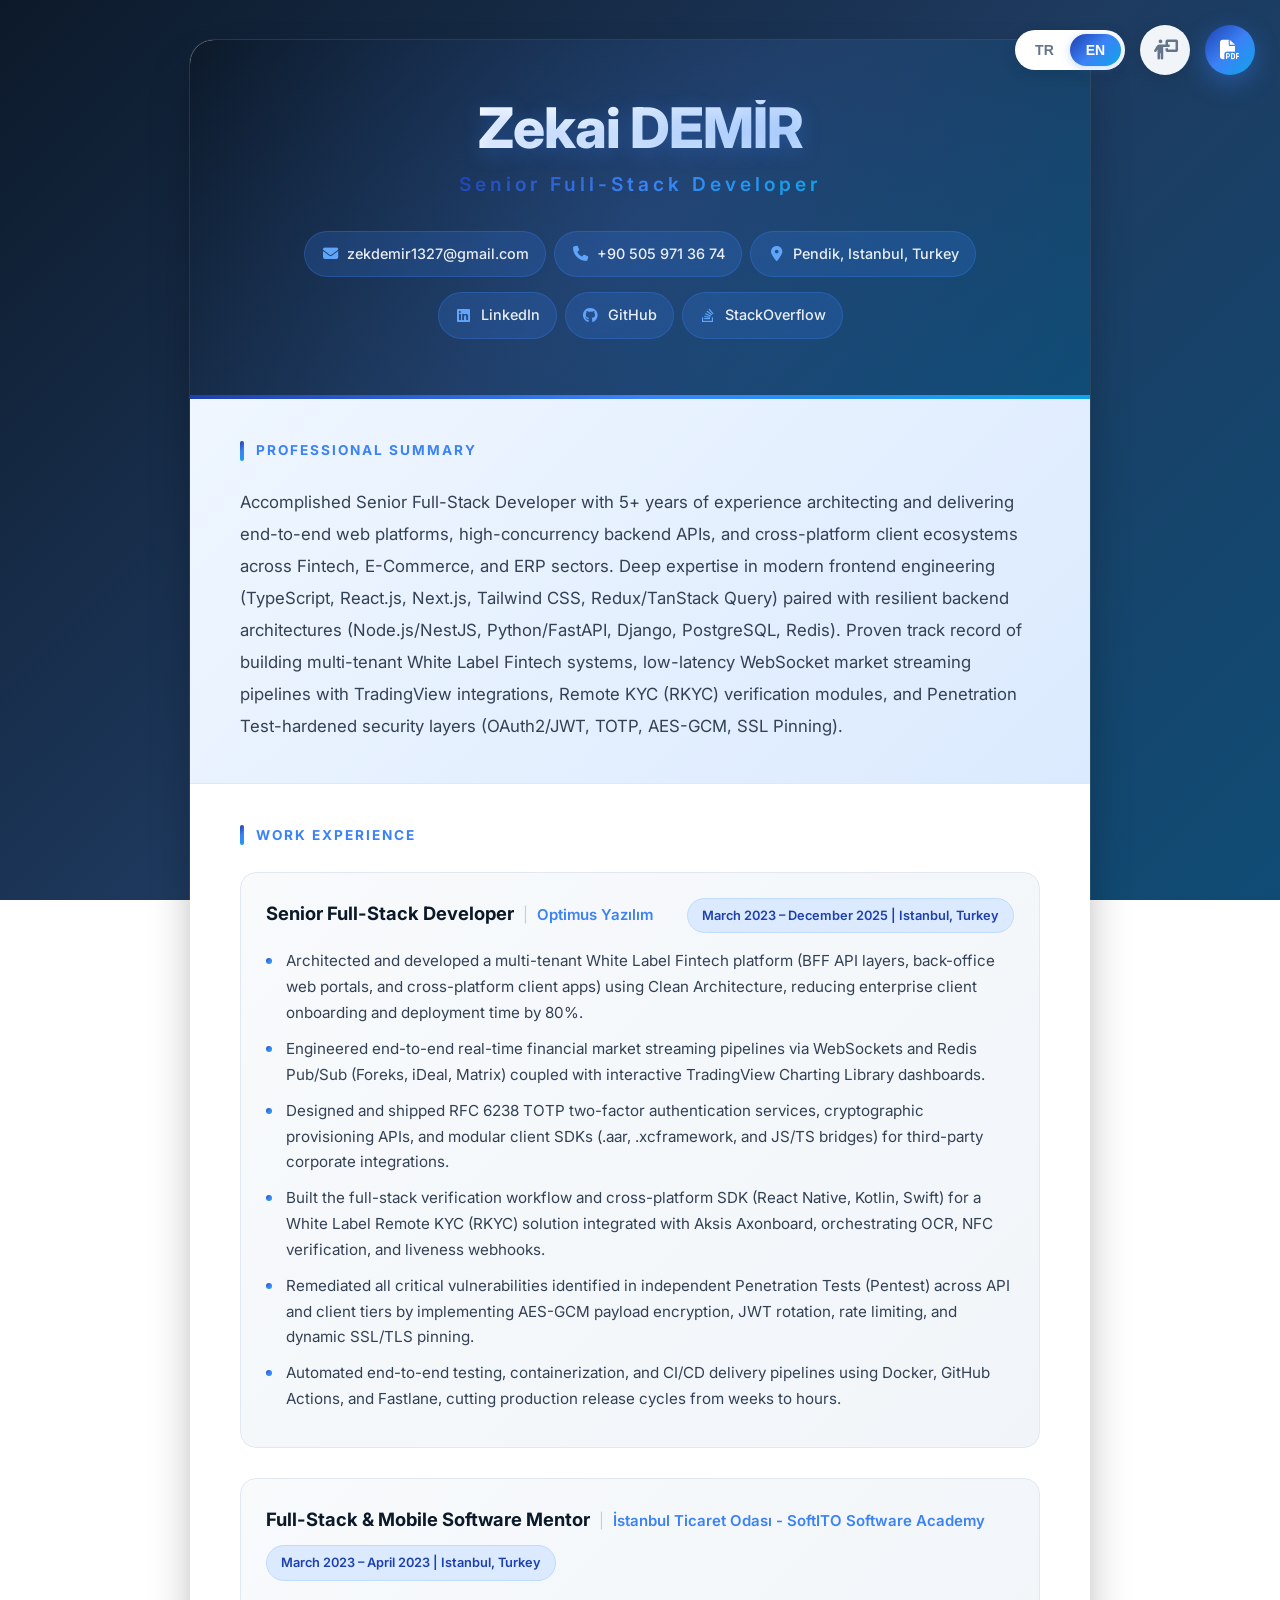
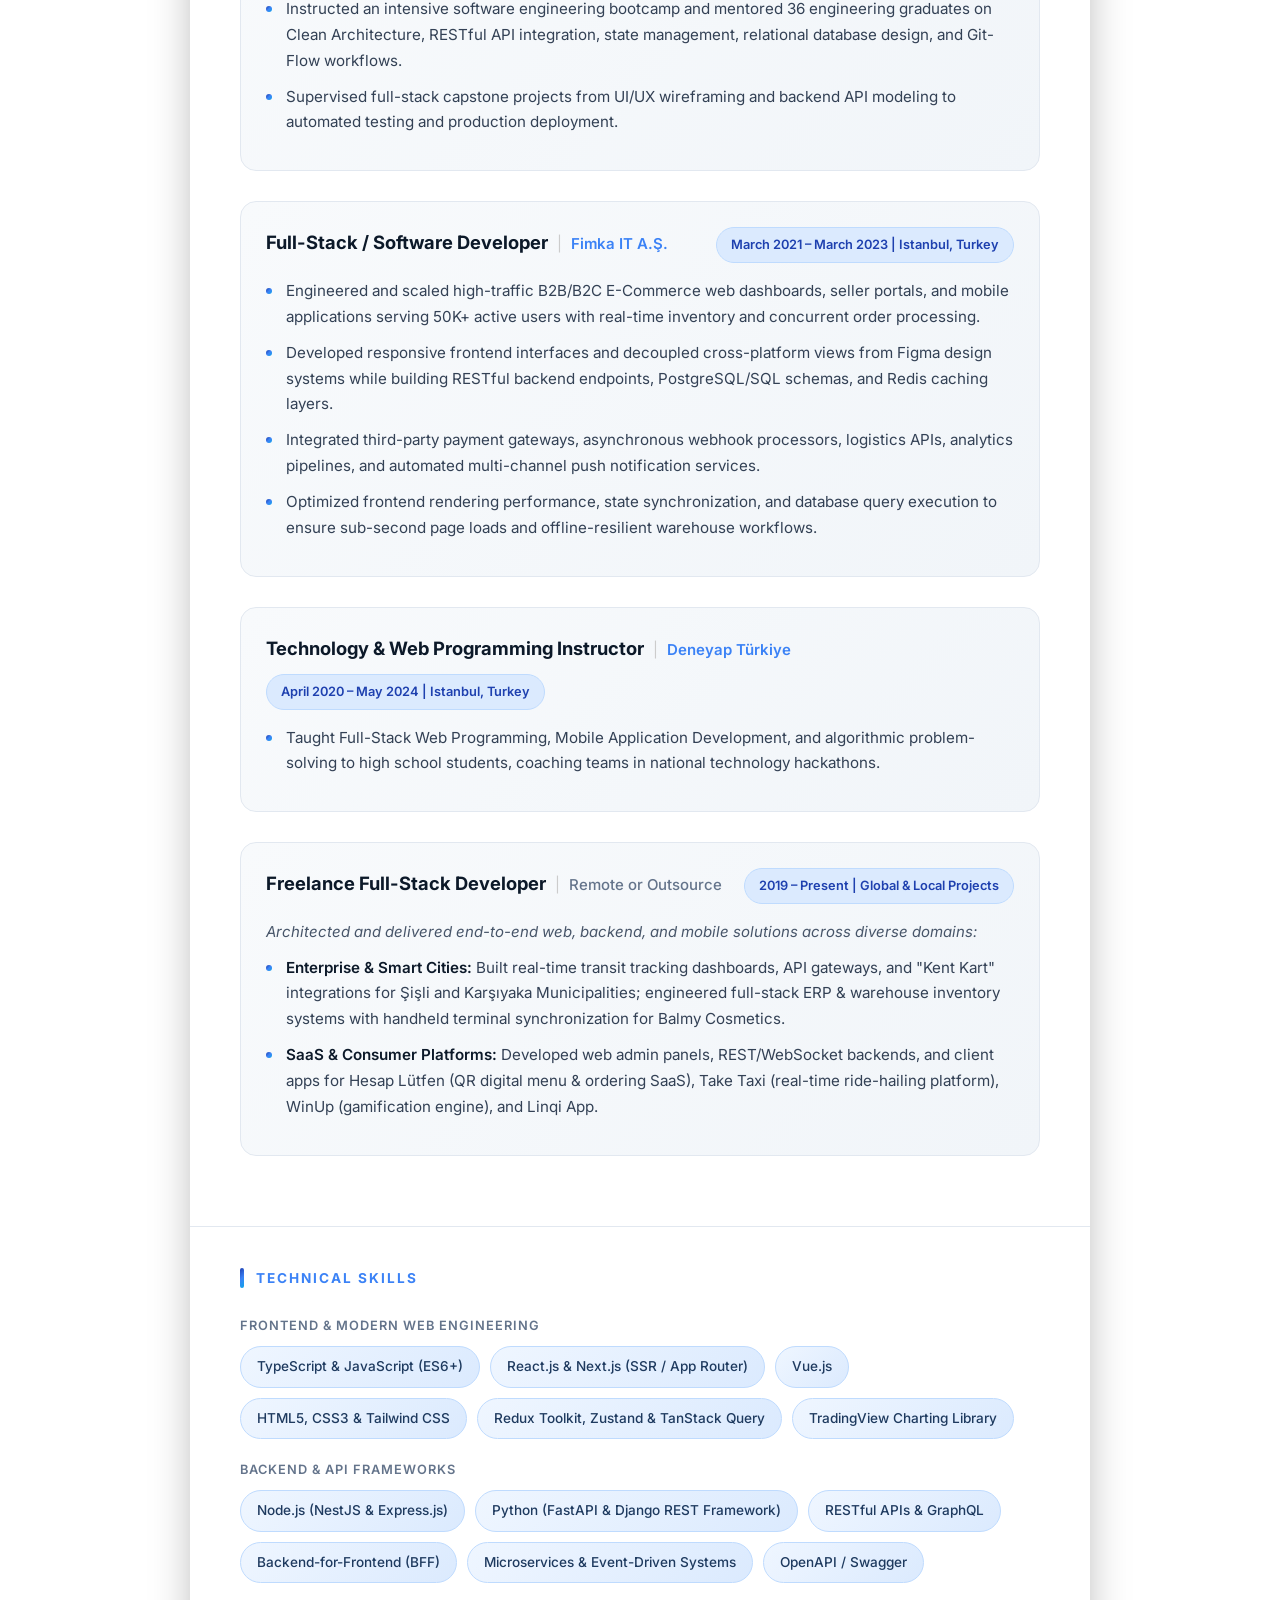
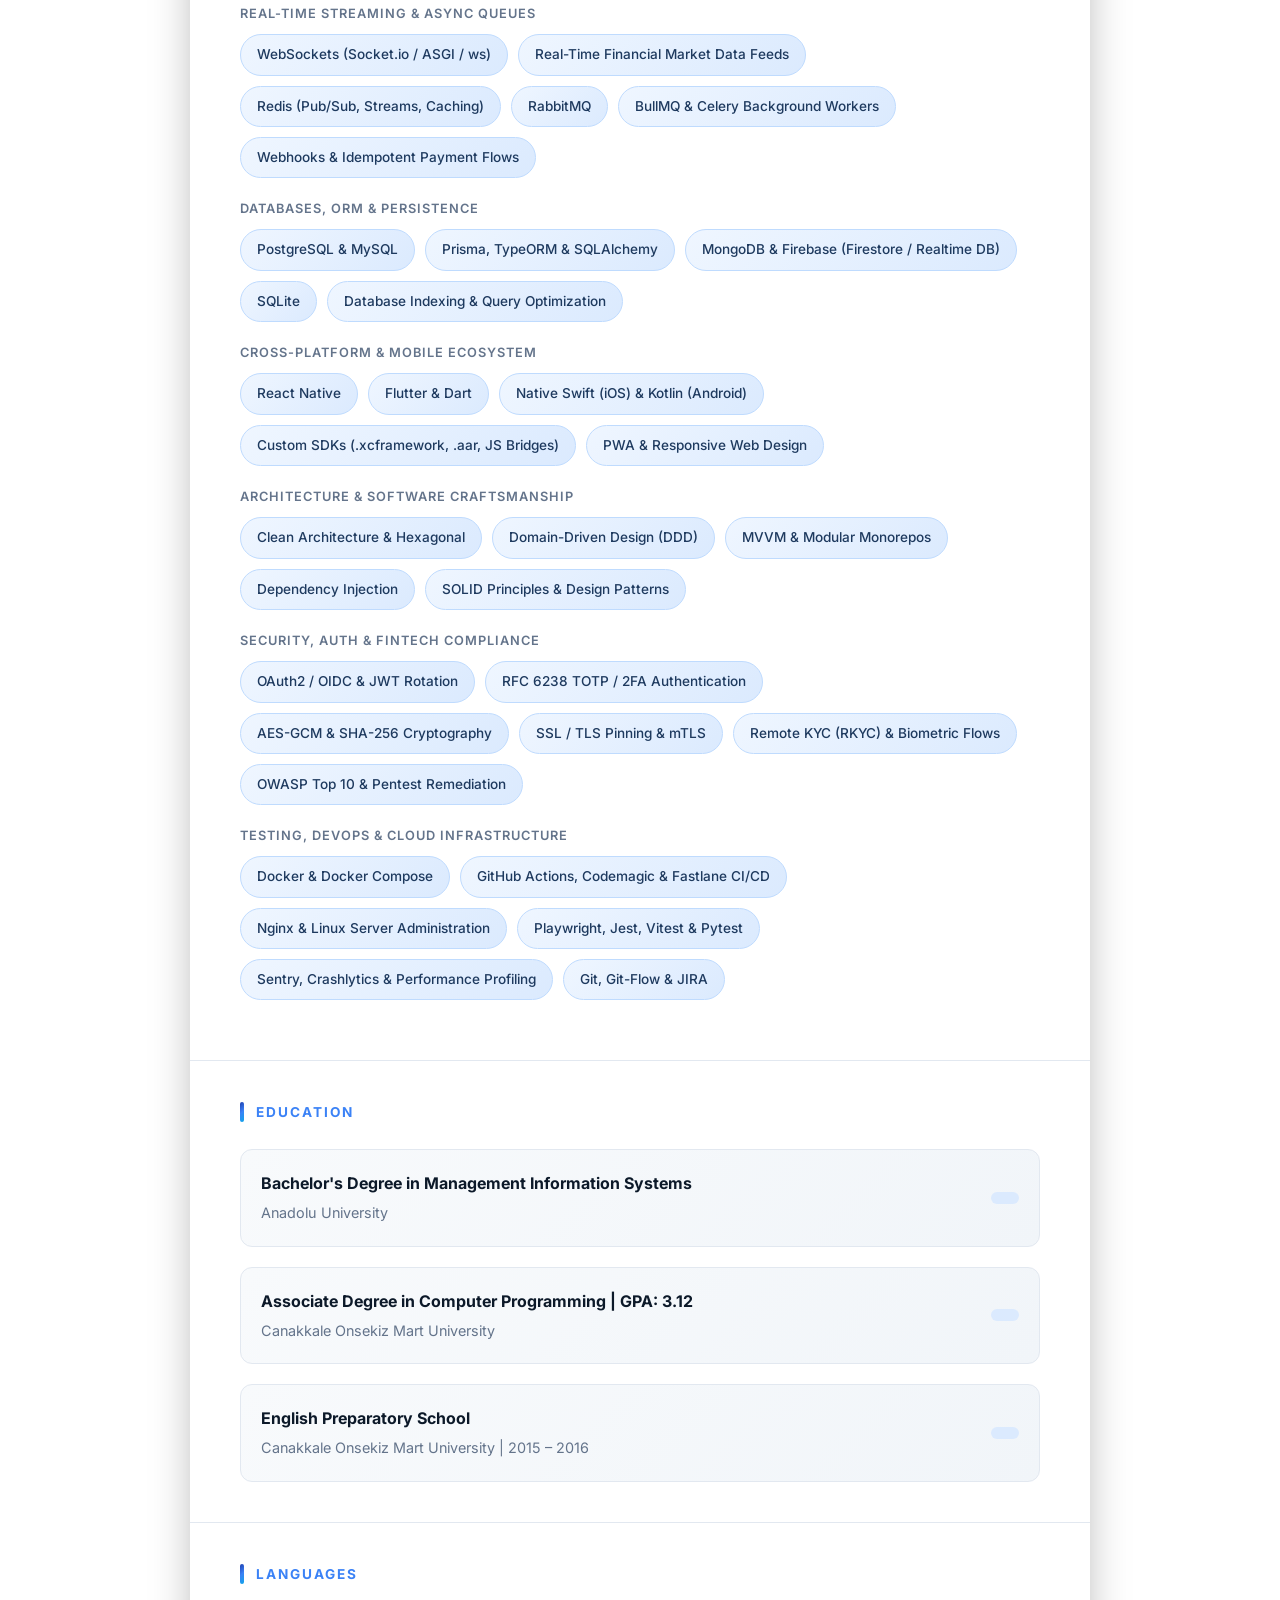
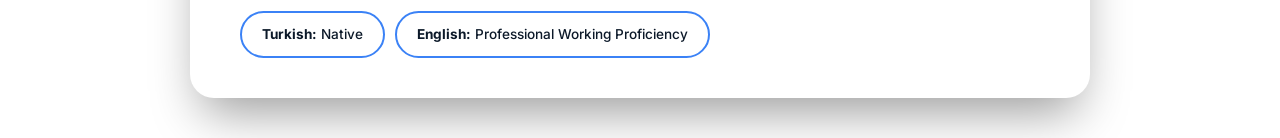
<file: index6.html>
<!DOCTYPE html>
<html lang="en">

<head>
    <meta charset="UTF-8">
    <meta name="viewport" content="width=device-width, initial-scale=1.0">
    <title>Zekai Demir - Senior Full-Stack Developer</title>
    <meta name="description"
        content="Senior Full-Stack Developer with 5+ years of experience building scalable web applications, high-concurrency backend APIs, and cross-platform ecosystems across Fintech, E-Commerce, and ERP sectors using TypeScript, React, Next.js, Node.js (NestJS), Python (FastAPI/Django), PostgreSQL, and Redis.">
    <meta name="keywords"
        content="Full-Stack Developer, Senior Full-Stack Developer, TypeScript, React, Next.js, Node.js, NestJS, Python, FastAPI, Django, PostgreSQL, Redis, WebSockets, Microservices, Clean Architecture, Docker, CI/CD, Fintech, E-Commerce">
    <meta name="author" content="Zekai Demir">
    <meta name="robots" content="index, follow">
    <link rel="canonical" href="https://demirzekk.github.io/index6.html">

    <!-- Open Graph / Social Media -->
    <meta property="og:type" content="profile">
    <meta property="og:title" content="Zekai Demir - Senior Full-Stack Developer">
    <meta property="og:description"
        content="Senior Full-Stack Developer specializing in modern web frontends (React/Next.js), distributed backend services (Node.js/Python), real-time financial WebSockets, and enterprise architectures.">
    <meta property="og:url" content="https://demirzekk.github.io/index6.html">
    <meta property="profile:first_name" content="Zekai">
    <meta property="profile:last_name" content="Demir">

    <!-- Twitter Card -->
    <meta name="twitter:card" content="summary">
    <meta name="twitter:title" content="Zekai Demir - Senior Full-Stack Developer">
    <meta name="twitter:description"
        content="Senior Full-Stack Developer specializing in TypeScript, React, Next.js, Node.js, Python, and high-traffic Fintech/E-Commerce systems.">

    <!-- JSON-LD Structured Data for SEO & LLM Understanding -->
    <script type="application/ld+json">
    {
        "@context": "https://schema.org",
        "@type": "Person",
        "@id": "https://demirzekk.github.io/index6.html#person",
        "name": "Zekai Demir",
        "givenName": "Zekai",
        "familyName": "Demir",
        "jobTitle": "Senior Full-Stack Developer",
        "description": "Senior Full-Stack Developer with 5+ years of experience engineering end-to-end web, backend, and cross-platform solutions across Fintech, E-Commerce, and ERP domains. Expert in TypeScript, React.js, Next.js, Node.js (NestJS/Express), Python (FastAPI/Django), real-time WebSocket data streaming, PostgreSQL, Redis, Docker, and enterprise security (TOTP, AES-GCM, OAuth2/JWT).",
        "url": "https://demirzekk.github.io/index6.html",
        "email": "zekdemir1327@gmail.com",
        "telephone": "+905059713674",
        "address": {
            "@type": "PostalAddress",
            "addressLocality": "Pendik",
            "addressRegion": "Istanbul",
            "addressCountry": "Turkey"
        },
        "sameAs": [
            "https://linkedin.com/in/zekai-demir-aa028a126",
            "https://github.com/Demirzekk",
            "https://stackoverflow.com/users/14048442"
        ],
        "knowsAbout": [
            "TypeScript & JavaScript (ES6+)",
            "React.js & Next.js (SSR / App Router)",
            "State Management (Redux Toolkit, Zustand, TanStack Query)",
            "Node.js, NestJS & Express.js",
            "Python, FastAPI & Django REST Framework",
            "Microservices, BFF & Clean Architecture",
            "WebSockets & Real-Time Financial Data Streaming",
            "TradingView Charting Library & Interactive Dashboards",
            "PostgreSQL, Prisma, TypeORM & SQLAlchemy",
            "Redis (Caching, Pub/Sub, BullMQ / Celery)",
            "React Native & Flutter Cross-Platform Bridges",
            "OAuth2, JWT, TOTP (RFC 6238) & AES-GCM Cryptography",
            "Docker, Nginx, GitHub Actions & CI/CD Pipelines",
            "Automated Testing (Playwright, Jest, Vitest, Pytest)"
        ],
        "hasOccupation": {
            "@type": "Occupation",
            "name": "Senior Full-Stack Developer",
            "occupationLocation": {
                "@type": "Country",
                "name": "Turkey"
            },
            "skills": "TypeScript, React, Next.js, Node.js, NestJS, Python, FastAPI, Django, PostgreSQL, Redis, WebSockets, Docker, Microservices, Clean Architecture, React Native, Flutter"
        },
        "worksFor": {
            "@type": "Organization",
            "name": "Optimus Yazılım",
            "address": {
                "@type": "PostalAddress",
                "addressLocality": "Istanbul",
                "addressCountry": "Turkey"
            }
        },
        "alumniOf": [
            {
                "@type": "EducationalOrganization",
                "name": "Anadolu University",
                "department": "Management Information Systems"
            },
            {
                "@type": "EducationalOrganization",
                "name": "Canakkale Onsekiz Mart University",
                "department": "Computer Programming"
            }
        ],
        "knowsLanguage": [
            {
                "@type": "Language",
                "name": "Turkish",
                "alternateName": "tr"
            },
            {
                "@type": "Language",
                "name": "English",
                "alternateName": "en"
            }
        ]
    }
    </script>

    <!-- Additional WebPage Schema -->
    <script type="application/ld+json">
    {
        "@context": "https://schema.org",
        "@type": "WebPage",
        "name": "Zekai Demir - Senior Full-Stack Developer Resume",
        "description": "Professional resume and portfolio of Zekai Demir, Senior Full-Stack Developer specializing in TypeScript, React, Next.js, Node.js, Python, and scalable web/mobile architectures.",
        "url": "https://demirzekk.github.io/index6.html",
        "mainEntity": {
            "@id": "https://demirzekk.github.io/index6.html#person"
        },
        "speakable": {
            "@type": "SpeakableSpecification",
            "cssSelector": [".summary", ".job-title", ".skill-tag"]
        }
    }
    </script>

    <link rel="icon" href="favicon.png" type="image/png">
    <link rel="preconnect" href="https://fonts.googleapis.com">
    <link rel="preconnect" href="https://fonts.gstatic.com" crossorigin>
    <link href="https://fonts.googleapis.com/css2?family=Inter:wght@400;500;600;700;800&display=swap" rel="stylesheet">
    <link rel="stylesheet" href="style.css">
    <link rel="stylesheet" href="https://cdnjs.cloudflare.com/ajax/libs/font-awesome/6.4.0/css/all.min.css">
</head>

<body>
    <!-- Fixed Top Right Controls -->
    <div class="fixed-controls">
        <div class="lang-switch">
            <button onclick="switchLanguage('tr')" class="lang-btn" id="btn-tr">TR</button>
            <button onclick="switchLanguage('en')" class="lang-btn active" id="btn-en">EN</button>
        </div>
        <button id="slide-mode-btn" onclick="toggleSlideMode()" title="Slide Mode / Slayt Modu">
            <i class="fa-solid fa-person-chalkboard"></i>
        </button>
        <button id="pdf-download-btn" onclick="generatePDF()" title="Download PDF / PDF İndir">
            <i class="fa-solid fa-file-pdf"></i>
        </button>
    </div>

    <div class="container">
        <header class="header-centered">
            <div class="header-left">
                <h1>Zekai DEMİR</h1>
                <h2 data-i18n="job_title">Senior Full-Stack Developer</h2>
            </div>
            <div class="header-right">
                <div class="contact-row">
                    <a href="mailto:zekdemir1327@gmail.com"><i class="fa-solid fa-envelope"></i>
                        zekdemir1327@gmail.com</a>
                    <a href="tel:+905059713674"><i class="fa-solid fa-phone"></i> +90 505 971 36 74</a>
                    <a href="https://www.google.com/maps/search/?api=1&query=Pendik,+Istanbul,+Turkey"
                        target="_blank"><i class="fa-solid fa-location-dot"></i> <span
                            data-i18n="contact_location">Pendik, Istanbul, Turkey</span></a>
                </div>
                <div class="social-row">
                    <a href="https://linkedin.com/in/zekai-demir-aa028a126" target="_blank"><i
                            class="fa-brands fa-linkedin"></i> LinkedIn</a>
                    <a href="https://github.com/Demirzekk" target="_blank"><i class="fa-brands fa-github"></i>
                        GitHub</a>
                    <a href="https://stackoverflow.com/users/14048442" target="_blank"><i
                            class="fa-brands fa-stack-overflow"></i> StackOverflow</a>
                </div>
            </div>
        </header>

        <section class="summary">
            <h3 class="section-title" data-i18n="section_summary">Professional Summary</h3>
            <p data-i18n="summary_text">
                Accomplished Senior Full-Stack Developer with 5+ years of experience architecting and delivering
                end-to-end web platforms, high-concurrency backend APIs, and cross-platform client ecosystems across
                Fintech, E-Commerce, and ERP sectors. Deep expertise in modern frontend engineering (TypeScript,
                React.js, Next.js, Tailwind CSS, Redux/TanStack Query) paired with resilient backend architectures
                (Node.js/NestJS, Python/FastAPI, Django, PostgreSQL, Redis). Proven track record of building multi-tenant
                White Label Fintech systems, low-latency WebSocket market streaming pipelines with TradingView
                integrations, Remote KYC (RKYC) verification modules, and Penetration Test-hardened security layers
                (OAuth2/JWT, TOTP, AES-GCM, SSL Pinning).
            </p>
        </section>

        <section class="experience">
            <h3 class="section-title" data-i18n="section_experience">Work Experience</h3>

            <!-- Senior Full-Stack Developer - Optimus Yazılım -->
            <div class="job-item">
                <div class="job-header">
                    <div>
                        <span class="job-title" data-i18n="job_optimus_title">Senior Full-Stack Developer</span>
                        <span style="margin: 0 5px; color: #ccc;">|</span>
                        <span class="company"><a href="#" target="_blank">Optimus Yazılım</a></span>
                    </div>
                    <div class="job-meta" data-i18n="job_optimus_date">March 2023 – December 2025 | Istanbul, Turkey
                    </div>
                </div>
                <div class="job-details">
                    <ul>
                        <li data-i18n="job_optimus_desc_1">Architected and developed a multi-tenant White Label Fintech
                            platform (BFF API layers, back-office web portals, and cross-platform client apps) using
                            Clean Architecture, reducing enterprise client onboarding and deployment time by 80%.</li>
                        <li data-i18n="job_optimus_desc_2">Engineered end-to-end real-time financial market streaming
                            pipelines via WebSockets and Redis Pub/Sub (Foreks, iDeal, Matrix) coupled with interactive
                            TradingView Charting Library dashboards.</li>
                        <li data-i18n="job_optimus_desc_3">Designed and shipped RFC 6238 TOTP two-factor authentication
                            services, cryptographic provisioning APIs, and modular client SDKs (.aar, .xcframework, and
                            JS/TS bridges) for third-party corporate integrations.</li>
                        <li data-i18n="job_optimus_desc_4">Built the full-stack verification workflow and cross-platform
                            SDK (React Native, Kotlin, Swift) for a White Label Remote KYC (RKYC) solution integrated
                            with Aksis Axonboard, orchestrating OCR, NFC verification, and liveness webhooks.</li>
                        <li data-i18n="job_optimus_desc_5">Remediated all critical vulnerabilities identified in
                            independent Penetration Tests (Pentest) across API and client tiers by implementing AES-GCM
                            payload encryption, JWT rotation, rate limiting, and dynamic SSL/TLS pinning.</li>
                        <li data-i18n="job_optimus_desc_6">Automated end-to-end testing, containerization, and CI/CD
                            delivery pipelines using Docker, GitHub Actions, and Fastlane, cutting production release
                            cycles from weeks to hours.</li>
                    </ul>
                </div>
            </div>

            <!-- Full-Stack Developer & Technical Mentor - İstanbul Ticaret Odası -->
            <div class="job-item">
                <div class="job-header">
                    <div>
                        <span class="job-title" data-i18n="job_ito_title">Full-Stack & Mobile Software Mentor</span>
                        <span style="margin: 0 5px; color: #ccc;">|</span>
                        <span class="company" data-i18n="job_ito_org"><a href="#" target="_blank">İstanbul Ticaret Odası
                                - SoftITO Software Academy</a></span>
                    </div>
                    <div class="job-meta" data-i18n="job_ito_date">March 2023 – April 2023 | Istanbul, Turkey</div>
                </div>
                <div class="job-details">
                    <ul>
                        <li data-i18n="job_ito_desc_1">Instructed an intensive software engineering bootcamp and mentored
                            36 engineering graduates on Clean Architecture, RESTful API integration, state management,
                            relational database design, and Git-Flow workflows.</li>
                        <li data-i18n="job_ito_desc_2">Supervised full-stack capstone projects from UI/UX wireframing and
                            backend API modeling to automated testing and production deployment.</li>
                    </ul>
                </div>
            </div>

            <!-- Full-Stack / Software Developer - Fimka IT A.Ş. -->
            <div class="job-item">
                <div class="job-header">
                    <div>
                        <span class="job-title" data-i18n="job_fimka_title">Full-Stack / Software Developer</span>
                        <span style="margin: 0 5px; color: #ccc;">|</span>
                        <span class="company"><a href="#" target="_blank">Fimka IT A.Ş.</a></span>
                    </div>
                    <div class="job-meta" data-i18n="job_fimka_date">March 2021 – March 2023 | Istanbul, Turkey</div>
                </div>
                <div class="job-details">
                    <ul>
                        <li data-i18n="job_fimka_desc_1">Engineered and scaled high-traffic B2B/B2C E-Commerce web
                            dashboards, seller portals, and mobile applications serving 50K+ active users with real-time
                            inventory and concurrent order processing.</li>
                        <li data-i18n="job_fimka_desc_2">Developed responsive frontend interfaces and decoupled
                            cross-platform views from Figma design systems while building RESTful backend endpoints,
                            PostgreSQL/SQL schemas, and Redis caching layers.</li>
                        <li data-i18n="job_fimka_desc_3">Integrated third-party payment gateways, asynchronous webhook
                            processors, logistics APIs, analytics pipelines, and automated multi-channel push
                            notification services.</li>
                        <li data-i18n="job_fimka_desc_4">Optimized frontend rendering performance, state synchronization,
                            and database query execution to ensure sub-second page loads and offline-resilient warehouse
                            workflows.</li>
                    </ul>
                </div>
            </div>

            <!-- Technology & Web Programming Instructor - Deneyap Türkiye -->
            <div class="job-item">
                <div class="job-header">
                    <div>
                        <span class="job-title" data-i18n="job_deneyap_title">Technology & Web Programming
                            Instructor</span>
                        <span style="margin: 0 5px; color: #ccc;">|</span>
                        <span class="company"><a href="#" target="_blank">Deneyap Türkiye</a></span>
                    </div>
                    <div class="job-meta" data-i18n="job_deneyap_date">April 2020 – May 2024 | Istanbul, Turkey</div>
                </div>
                <div class="job-details">
                    <ul>
                        <li data-i18n="job_deneyap_desc_1">Taught Full-Stack Web Programming, Mobile Application
                            Development, and algorithmic problem-solving to high school students, coaching teams in
                            national technology hackathons.</li>
                    </ul>
                </div>
            </div>

            <!-- Freelance Full-Stack Developer -->
            <div class="job-item">
                <div class="job-header">
                    <div>
                        <span class="job-title" data-i18n="job_freelance_title">Freelance Full-Stack Developer</span>
                        <span style="margin: 0 5px; color: #ccc;">|</span>
                        <span class="company" data-i18n="job_freelance_org">Remote or Outsource</span>
                    </div>
                    <div class="job-meta" data-i18n="job_freelance_date">2019 – Present | Global & Local Projects</div>
                </div>
                <div class="job-details">
                    <p style="margin-bottom: 10px; color: #475569;" class="print-hide"
                        data-i18n="job_freelance_summary">Architected and delivered end-to-end web, backend, and mobile
                        solutions across diverse domains:</p>
                    <ul>
                        <li data-i18n="job_freelance_desc_1"><strong>Enterprise & Smart Cities:</strong> Built real-time
                            transit tracking dashboards, API gateways, and "Kent Kart" integrations for Şişli and
                            Karşıyaka Municipalities; engineered full-stack ERP & warehouse inventory systems with
                            handheld terminal synchronization for Balmy Cosmetics.</li>
                        <li data-i18n="job_freelance_desc_2"><strong>SaaS & Consumer Platforms:</strong> Developed web
                            admin panels, REST/WebSocket backends, and client apps for Hesap Lütfen (QR digital menu &
                            ordering SaaS), Take Taxi (real-time ride-hailing platform), WinUp (gamification engine), and
                            Linqi App.</li>
                    </ul>
                </div>
            </div>
        </section>

        <section class="skills">
            <h3 class="section-title" data-i18n="section_skills">Technical Skills</h3>

            <div class="skill-category">
                <span class="category-title" data-i18n="skill_cat_frontend">Frontend & Modern Web Engineering</span>
                <div class="skills-grid">
                    <span class="skill-tag">TypeScript & JavaScript (ES6+)</span>
                    <span class="skill-tag">React.js & Next.js (SSR / App Router)</span>
                    <span class="skill-tag">Vue.js</span>
                    <span class="skill-tag">HTML5, CSS3 & Tailwind CSS</span>
                    <span class="skill-tag">Redux Toolkit, Zustand & TanStack Query</span>
                    <span class="skill-tag">TradingView Charting Library</span>
                </div>
            </div>

            <div class="skill-category">
                <span class="category-title" data-i18n="skill_cat_backend">Backend & API Frameworks</span>
                <div class="skills-grid">
                    <span class="skill-tag">Node.js (NestJS & Express.js)</span>
                    <span class="skill-tag">Python (FastAPI & Django REST Framework)</span>
                    <span class="skill-tag">RESTful APIs & GraphQL</span>
                    <span class="skill-tag">Backend-for-Frontend (BFF)</span>
                    <span class="skill-tag">Microservices & Event-Driven Systems</span>
                    <span class="skill-tag">OpenAPI / Swagger</span>
                </div>
            </div>

            <div class="skill-category">
                <span class="category-title" data-i18n="skill_cat_realtime">Real-Time Streaming & Async Queues</span>
                <div class="skills-grid">
                    <span class="skill-tag">WebSockets (Socket.io / ASGI / ws)</span>
                    <span class="skill-tag" data-i18n="skill_market_feeds">Real-Time Financial Market Data Feeds</span>
                    <span class="skill-tag">Redis (Pub/Sub, Streams, Caching)</span>
                    <span class="skill-tag">RabbitMQ</span>
                    <span class="skill-tag">BullMQ & Celery Background Workers</span>
                    <span class="skill-tag">Webhooks & Idempotent Payment Flows</span>
                </div>
            </div>

            <div class="skill-category">
                <span class="category-title" data-i18n="skill_cat_db">Databases, ORM & Persistence</span>
                <div class="skills-grid">
                    <span class="skill-tag">PostgreSQL & MySQL</span>
                    <span class="skill-tag">Prisma, TypeORM & SQLAlchemy</span>
                    <span class="skill-tag">MongoDB & Firebase (Firestore / Realtime DB)</span>
                    <span class="skill-tag">SQLite</span>
                    <span class="skill-tag" data-i18n="skill_db_opt">Database Indexing & Query Optimization</span>
                </div>
            </div>

            <div class="skill-category">
                <span class="category-title" data-i18n="skill_cat_cross">Cross-Platform & Mobile Ecosystem</span>
                <div class="skills-grid">
                    <span class="skill-tag">React Native</span>
                    <span class="skill-tag">Flutter & Dart</span>
                    <span class="skill-tag">Native Swift (iOS) & Kotlin (Android)</span>
                    <span class="skill-tag" data-i18n="skill_sdk_bridges">Custom SDKs (.xcframework, .aar, JS Bridges)</span>
                    <span class="skill-tag">PWA & Responsive Web Design</span>
                </div>
            </div>

            <div class="skill-category">
                <span class="category-title" data-i18n="skill_cat_arch">Architecture & Software Craftsmanship</span>
                <div class="skills-grid">
                    <span class="skill-tag">Clean Architecture & Hexagonal</span>
                    <span class="skill-tag">Domain-Driven Design (DDD)</span>
                    <span class="skill-tag">MVVM & Modular Monorepos</span>
                    <span class="skill-tag">Dependency Injection</span>
                    <span class="skill-tag" data-i18n="skill_solid">SOLID Principles & Design Patterns</span>
                </div>
            </div>

            <div class="skill-category">
                <span class="category-title" data-i18n="skill_cat_security">Security, Auth & Fintech Compliance</span>
                <div class="skills-grid">
                    <span class="skill-tag">OAuth2 / OIDC & JWT Rotation</span>
                    <span class="skill-tag" data-i18n="skill_totp">RFC 6238 TOTP / 2FA Authentication</span>
                    <span class="skill-tag">AES-GCM & SHA-256 Cryptography</span>
                    <span class="skill-tag">SSL / TLS Pinning & mTLS</span>
                    <span class="skill-tag" data-i18n="skill_rkyc">Remote KYC (RKYC) & Biometric Flows</span>
                    <span class="skill-tag" data-i18n="skill_pentest">OWASP Top 10 & Pentest Remediation</span>
                </div>
            </div>

            <div class="skill-category">
                <span class="category-title" data-i18n="skill_cat_devops">Testing, DevOps & Cloud Infrastructure</span>
                <div class="skills-grid">
                    <span class="skill-tag">Docker & Docker Compose</span>
                    <span class="skill-tag">GitHub Actions, Codemagic & Fastlane CI/CD</span>
                    <span class="skill-tag">Nginx & Linux Server Administration</span>
                    <span class="skill-tag">Playwright, Jest, Vitest & Pytest</span>
                    <span class="skill-tag">Sentry, Crashlytics & Performance Profiling</span>
                    <span class="skill-tag">Git, Git-Flow & JIRA</span>
                </div>
            </div>
        </section>

        <section class="education">
            <h3 class="section-title" data-i18n="section_education">Education</h3>

            <div class="education-item">
                <div>
                    <div class="degree" data-i18n="edu_bs">Bachelor's Degree in Management Information Systems</div>
                    <div class="school" data-i18n="edu_anadolu">Anadolu University</div>
                </div>
                <div class="grad-date"></div>
            </div>

            <div class="education-item">
                <div>
                    <div class="degree" data-i18n="edu_as">Associate Degree in Computer Programming | GPA: 3.12</div>
                    <div class="school" data-i18n="edu_comu">Canakkale Onsekiz Mart University</div>
                </div>
                <div class="grad-date"></div>
            </div>

            <div class="education-item print-hide">
                <div>
                    <div class="degree" data-i18n="edu_prep">English Preparatory School</div>
                    <div class="school" data-i18n="edu_prep_school">Canakkale Onsekiz Mart University | 2015 – 2016
                    </div>
                </div>
                <div class="grad-date"></div>
            </div>
        </section>

        <section class="languages">
            <h3 class="section-title" data-i18n="section_languages">Languages</h3>
            <div class="skills-grid">
                <span class="skill-tag"
                    style="background: white; border: 1px solid #e2e8f0; font-weight: 500; color: var(--primary-color);"><strong
                        data-i18n="lang_tr">Turkish:</strong>
                    <span data-i18n="lang_tr_level">Native</span></span>
                <span class="skill-tag"
                    style="background: white; border: 1px solid #e2e8f0; font-weight: 500; color: var(--primary-color);"><strong
                        data-i18n="lang_en">English:</strong>
                    <span data-i18n="lang_en_level">Professional Working Proficiency</span></span>
            </div>
        </section>

    </div>

    <!-- Slide Navigation Controls -->
    <div class="slide-controls" style="display: none;">
        <button onclick="prevSlide()" id="prev-btn" title="Previous / Önceki"><i
                class="fa-solid fa-chevron-left"></i></button>
        <button onclick="nextSlide()" id="next-btn" title="Next / Sonraki"><i
                class="fa-solid fa-chevron-right"></i></button>
    </div>

    <script>
        const translations = {
            en: {
                "job_title": "Senior Full-Stack Developer",
                "pdf_tooltip": "Download PDF",
                "contact_location": "Pendik, Istanbul, Turkey",
                "section_summary": "PROFESSIONAL SUMMARY",
                "summary_text": "Accomplished Senior Full-Stack Developer with 5+ years of experience architecting and delivering end-to-end web platforms, high-concurrency backend APIs, and cross-platform client ecosystems across Fintech, E-Commerce, and ERP sectors. Deep expertise in modern frontend engineering (TypeScript, React.js, Next.js, Tailwind CSS, Redux/TanStack Query) paired with resilient backend architectures (Node.js/NestJS, Python/FastAPI, Django, PostgreSQL, Redis). Proven track record of building multi-tenant White Label Fintech systems, low-latency WebSocket market streaming pipelines with TradingView integrations, Remote KYC (RKYC) verification modules, and Penetration Test-hardened security layers (OAuth2/JWT, TOTP, AES-GCM, SSL Pinning).",
                "section_skills": "TECHNICAL SKILLS",
                "section_experience": "WORK EXPERIENCE",
                "job_freelance_org": "Remote or Outsource",
                "job_freelance_summary": "Architected and delivered end-to-end web, backend, and mobile solutions across diverse domains:",
                "job_optimus_title": "Senior Full-Stack Developer",
                "job_optimus_date": "March 2023 – December 2025 | Istanbul, Turkey",
                "job_optimus_desc_1": "Architected and developed a multi-tenant White Label Fintech platform (BFF API layers, back-office web portals, and cross-platform client apps) using Clean Architecture, reducing enterprise client onboarding and deployment time by 80%.",
                "job_optimus_desc_2": "Engineered end-to-end real-time financial market streaming pipelines via WebSockets and Redis Pub/Sub (Foreks, iDeal, Matrix) coupled with interactive TradingView Charting Library dashboards.",
                "job_optimus_desc_3": "Designed and shipped RFC 6238 TOTP two-factor authentication services, cryptographic provisioning APIs, and modular client SDKs (.aar, .xcframework, and JS/TS bridges) for third-party corporate integrations.",
                "job_optimus_desc_4": "Built the full-stack verification workflow and cross-platform SDK (React Native, Kotlin, Swift) for a White Label Remote KYC (RKYC) solution integrated with Aksis Axonboard, orchestrating OCR, NFC verification, and liveness webhooks.",
                "job_optimus_desc_5": "Remediated all critical vulnerabilities identified in independent Penetration Tests (Pentest) across API and client tiers by implementing AES-GCM payload encryption, JWT rotation, rate limiting, and dynamic SSL/TLS pinning.",
                "job_optimus_desc_6": "Automated end-to-end testing, containerization, and CI/CD delivery pipelines using Docker, GitHub Actions, and Fastlane, cutting production release cycles from weeks to hours.",
                "job_ito_title": "Full-Stack & Mobile Software Mentor",
                "job_ito_org": "İstanbul Ticaret Odası - SoftITO Software Academy",
                "job_ito_date": "March 2023 – April 2023 | Istanbul, Turkey",
                "job_ito_desc_1": "Instructed an intensive software engineering bootcamp and mentored 36 engineering graduates on Clean Architecture, RESTful API integration, state management, relational database design, and Git-Flow workflows.",
                "job_ito_desc_2": "Supervised full-stack capstone projects from UI/UX wireframing and backend API modeling to automated testing and production deployment.",
                "job_fimka_title": "Full-Stack / Software Developer",
                "job_fimka_date": "March 2021 – March 2023 | Istanbul, Turkey",
                "job_fimka_desc_1": "Engineered and scaled high-traffic B2B/B2C E-Commerce web dashboards, seller portals, and mobile applications serving 50K+ active users with real-time inventory and concurrent order processing.",
                "job_fimka_desc_2": "Developed responsive frontend interfaces and decoupled cross-platform views from Figma design systems while building RESTful backend endpoints, PostgreSQL/SQL schemas, and Redis caching layers.",
                "job_fimka_desc_3": "Integrated third-party payment gateways, asynchronous webhook processors, logistics APIs, analytics pipelines, and automated multi-channel push notification services.",
                "job_fimka_desc_4": "Optimized frontend rendering performance, state synchronization, and database query execution to ensure sub-second page loads and offline-resilient warehouse workflows.",
                "job_deneyap_title": "Technology & Web Programming Instructor",
                "job_deneyap_date": "April 2020 – May 2024 | Istanbul, Turkey",
                "job_deneyap_desc_1": "Taught Full-Stack Web Programming, Mobile Application Development, and algorithmic problem-solving to high school students, coaching teams in national technology hackathons.",
                "job_freelance_title": "Freelance Full-Stack Developer",
                "job_freelance_date": "2019 – Present | Global & Local Projects",
                "job_freelance_desc_1": "<strong>Enterprise & Smart Cities:</strong> Built real-time transit tracking dashboards, API gateways, and \"Kent Kart\" integrations for Şişli and Karşıyaka Municipalities; engineered full-stack ERP & warehouse inventory systems with handheld terminal synchronization for Balmy Cosmetics.",
                "job_freelance_desc_2": "<strong>SaaS & Consumer Platforms:</strong> Developed web admin panels, REST/WebSocket backends, and client apps for Hesap Lütfen (QR digital menu & ordering SaaS), Take Taxi (real-time ride-hailing platform), WinUp (gamification engine), and Linqi App.",
                "section_education": "EDUCATION",
                "edu_bs": "Bachelor's Degree in Management Information Systems",
                "edu_anadolu": "Anadolu University",
                "edu_as": "Associate Degree in Computer Programming | GPA: 3.12",
                "edu_comu": "Canakkale Onsekiz Mart University",
                "edu_prep": "English Preparatory School",
                "edu_prep_school": "Canakkale Onsekiz Mart University | 2015 – 2016",
                "section_languages": "LANGUAGES",
                "lang_tr": "Turkish",
                "lang_tr_level": "Native",
                "lang_en": "English",
                "lang_en_level": "Professional Working Proficiency",
                "skill_cat_frontend": "Frontend & Modern Web Engineering",
                "skill_cat_backend": "Backend & API Frameworks",
                "skill_cat_realtime": "Real-Time Streaming & Async Queues",
                "skill_market_feeds": "Real-Time Financial Market Data Feeds",
                "skill_cat_db": "Databases, ORM & Persistence",
                "skill_db_opt": "Database Indexing & Query Optimization",
                "skill_cat_cross": "Cross-Platform & Mobile Ecosystem",
                "skill_sdk_bridges": "Custom SDKs (.xcframework, .aar, JS Bridges)",
                "skill_cat_arch": "Architecture & Software Craftsmanship",
                "skill_solid": "SOLID Principles & Design Patterns",
                "skill_cat_security": "Security, Auth & Fintech Compliance",
                "skill_totp": "RFC 6238 TOTP / 2FA Authentication",
                "skill_rkyc": "Remote KYC (RKYC) & Biometric Flows",
                "skill_pentest": "OWASP Top 10 & Pentest Remediation",
                "skill_cat_devops": "Testing, DevOps & Cloud Infrastructure"
            },
            tr: {
                "job_title": "Kıdemli Full-Stack Geliştirici",
                "pdf_tooltip": "PDF İndir",
                "contact_location": "Pendik, İstanbul, Türkiye",
                "section_summary": "PROFESYONEL ÖZET",
                "summary_text": "Fintech, E-Ticaret ve ERP sektörlerinde 5+ yıldır uçtan uca ölçeklenebilir web platformları, yüksek eşzamanlı (high-concurrency) arka uç API servisleri ve çapraz platform istemci ekosistemleri geliştiren Kıdemli Full-Stack Geliştiriciyim. Modern önyüz mühendisliği (TypeScript, React.js, Next.js, Tailwind CSS, Redux/TanStack Query) ile güçlü arka uç mimarilerini (Node.js/NestJS, Python/FastAPI, Django, PostgreSQL, Redis) birleştirme konusunda derin uzmanlığa sahibim. Çok kiracılı (multi-tenant) White Label Fintech sistemleri, TradingView entegrasyonlu düşük gecikmeli WebSocket borsa veri hatları, Uzaktan Müşteri Edinimi (RKYC) modülleri ve Sızma Testi (Pentest) onaylı güvenlik katmanları (OAuth2/JWT, TOTP, AES-GCM, SSL Pinning) inşa ettim.",
                "section_skills": "TEKNİK YETKİNLİKLER",
                "section_experience": "İŞ DENEYİMİ",
                "job_freelance_org": "Uzaktan / Serbest Çalışan",
                "job_freelance_summary": "Farklı sektörlerde uçtan uca web, arka uç (backend) ve mobil çözümler tasarlayıp canlıya aldım:",
                "job_optimus_title": "Kıdemli Full-Stack Geliştirici",
                "job_optimus_date": "Mart 2023 – Aralık 2025 | İstanbul, Türkiye",
                "job_optimus_desc_1": "Kurumsal müşteriler için devreye alma süresini %80 azaltan, Clean Architecture tabanlı çok kiracılı White Label Fintech platformunun BFF API katmanlarını, yönetim panellerini ve çapraz platform istemci uygulamalarını geliştirdim.",
                "job_optimus_desc_2": "Foreks, iDeal ve Matrix veri sağlayıcılarından gelen anlık borsa verilerini WebSocket ve Redis Pub/Sub üzerinden işleyerek TradingView Charting Library tabanlı interaktif web/mobil arayüzlere aktaran uçtan uca veri akış hattını kurdum.",
                "job_optimus_desc_3": "Üçüncü taraf kurumsal entegrasyonlar için RFC 6238 TOTP iki faktörlü doğrulama servislerini, kriptografik anahtar yönetim API'lerini ve modüler istemci SDK'larını (.aar, .xcframework ve JS/TS köprüleri) tasarladım.",
                "job_optimus_desc_4": "Aksis Axonboard entegrasyonlu White Label RKYC (Uzaktan Müşteri Edinimi) çözümünün arka uç doğrulama akışlarını (OCR, NFC, Liveness webhook) ve React Native, Kotlin, Swift destekli çapraz platform SDK paketini geliştirdim.",
                "job_optimus_desc_5": "Bağımsız Sızma Testleri (Pentest) sonucunda API ve istemci katmanlarında tespit edilen tüm kritik güvenlik açıklarını; AES-GCM şifreleme, JWT anahtar rotasyonu, rate-limiting ve dinamik SSL/TLS Pinning uygulayarak kapattım.",
                "job_optimus_desc_6": "Docker, GitHub Actions ve Fastlane kullanarak uçtan uca test, konteynerizasyon ve CI/CD dağıtım boru hatlarını otomatikleştirdim; sürüm çıkma sürelerini haftalardan saatlere indirdim.",
                "job_ito_title": "Full-Stack & Mobil Yazılım Mentoru",
                "job_ito_org": "İstanbul Ticaret Odası - SoftITO Yazılım Akademisi",
                "job_ito_date": "Mart 2023 – Nisan 2023 | İstanbul, Türkiye",
                "job_ito_desc_1": "36 mühendislik mezunu geliştiriciye Clean Architecture, RESTful API entegrasyonu, durum yönetimi (state management), ilişkisel veritabanı tasarımı ve Git-Flow iş akışları üzerine yoğun bootcamp eğitimi verdim.",
                "job_ito_desc_2": "UI/UX prototipleme ve arka uç API modellemesinden test otomasyonu ve canlı ortama çıkışa kadar uçtan uca bitirme projelerine teknik liderlik yaptım.",
                "job_fimka_title": "Full-Stack / Yazılım Geliştirici",
                "job_fimka_date": "Mart 2021 – Mart 2023 | İstanbul, Türkiye",
                "job_fimka_desc_1": "E-Ticaret ekosisteminde 50.000+ aktif kullanıcıya hizmet veren yüksek trafikli B2B/B2C web yönetim panellerini, satıcı portallarını ve mobil uygulamaları gerçek zamanlı stok/sipariş senkronizasyonuyla geliştirdim.",
                "job_fimka_desc_2": "Figma tasarım sistemlerini duyarlı (responsive) ve modüler arayüz bileşenlerine dönüştürürken; RESTful API uç noktalarını, PostgreSQL/SQL veritabanı şemalarını ve Redis önbellekleme katmanlarını inşa ettim.",
                "job_fimka_desc_3": "Üçüncü taraf ödeme geçitlerini (Payment Gateways), asenkron webhook işleyicilerini, kargo/lojistik API'lerini, analitik hatlarını ve çok kanallı anlık bildirim servislerini entegre ettim.",
                "job_fimka_desc_4": "Önyüz render performansını, durum senkronizasyonunu ve veritabanı sorgularını optimize ederek saniye altı sayfa yükleme süreleri ve çevrimdışı çalışabilen (offline-first) depo iş akışları sağladım.",
                "job_deneyap_title": "Teknoloji & Web Programlama Eğitmeni",
                "job_deneyap_date": "Nisan 2020 – Mayıs 2024 | İstanbul, Türkiye",
                "job_deneyap_desc_1": "Lise öğrencilerine Full-Stack Web Programlama, Mobil Uygulama Geliştirme ve algoritmik problem çözme eğitimleri verdim; ulusal teknoloji yarışmalarında proje takımlarına mentorluk yaptım.",
                "job_freelance_title": "Freelance Full-Stack Geliştirici",
                "job_freelance_date": "2019 – Günümüz | Global & Yerel Projeler",
                "job_freelance_desc_1": "<strong>Kurumsal & Akıllı Şehir:</strong> Şişli ve Karşıyaka Belediyeleri için gerçek zamanlı toplu taşıma takip panelleri, API ağ geçitleri ve \"Kent Kart\" entegrasyonlarını geliştirdim; Balmy Kozmetik için el terminali senkronizasyonlu uçtan uca ERP ve depo envanter sistemlerini kurdum.",
                "job_freelance_desc_2": "<strong>SaaS & Tüketici Platformları:</strong> Hesap Lütfen (QR dijital menü ve sipariş/ödeme SaaS platformu), Take Taxi (gerçek zamanlı taksi çağırma sistemi), WinUp (oyunlaştırma motoru) ve Linqi App projelerinin web yönetim panellerini, REST/WebSocket arka uçlarını ve istemci uygulamalarını geliştirdim.",
                "section_education": "EĞİTİM",
                "edu_bs": "Yönetim Bilişim Sistemleri Lisans Derecesi",
                "edu_anadolu": "Anadolu Üniversitesi",
                "edu_as": "Bilgisayar Programcılığı Önlisans Derecesi | GPA: 3.12",
                "edu_comu": "Çanakkale Onsekiz Mart Üniversitesi",
                "edu_prep": "İngilizce Hazırlık Okulu",
                "edu_prep_school": "Çanakkale Onsekiz Mart Üniversitesi | 2015 – 2016",
                "section_languages": "DİLLER",
                "lang_tr": "Türkçe",
                "lang_tr_level": "Anadil",
                "lang_en": "İngilizce",
                "lang_en_level": "Profesyonel Çalışma Yetkinliği",
                "skill_cat_frontend": "Frontend & Modern Web Mühendisliği",
                "skill_cat_backend": "Backend & API Frameworkleri",
                "skill_cat_realtime": "Gerçek Zamanlı Veri Akışı & Asenkron Kuyruklar",
                "skill_market_feeds": "Gerçek Zamanlı Finansal Piyasa Veri Akışları",
                "skill_cat_db": "Veritabanı, ORM & Veri Saklama",
                "skill_db_opt": "Veritabanı İndeksleme & Sorgu Optimizasyonu",
                "skill_cat_cross": "Çapraz Platform & Mobil Ekosistem",
                "skill_sdk_bridges": "Özel SDK Geliştirme (.xcframework, .aar, JS Köprüleri)",
                "skill_cat_arch": "Mimari & Yazılım Mühendisliği Prensipleri",
                "skill_solid": "SOLID Prensipleri & Tasarım Desenleri",
                "skill_cat_security": "Güvenlik, Kimlik Doğrulama & Fintech Uyumluluğu",
                "skill_totp": "RFC 6238 TOTP / 2FA Kimlik Doğrulama",
                "skill_rkyc": "Uzaktan Müşteri Edinimi (RKYC) & Biometrik Akışlar",
                "skill_pentest": "OWASP Top 10 & Sızma Testi (Pentest) Önlemleri",
                "skill_cat_devops": "Test Otomasyonu, DevOps & Bulut Altyapısı"
            }
        };

        function switchLanguage(lang) {
            document.documentElement.lang = lang;
            document.querySelectorAll('[data-i18n]').forEach(element => {
                const key = element.getAttribute('data-i18n');
                if (translations[lang] && translations[lang][key]) {
                    element.innerHTML = translations[lang][key];
                }
            });

            const pdfBtn = document.getElementById('pdf-download-btn');
            if (pdfBtn) pdfBtn.title = translations[lang]['pdf_tooltip'];

            document.querySelectorAll('.lang-btn').forEach(btn => btn.classList.remove('active'));
            const activeBtn = document.getElementById(`btn-${lang}`);
            if (activeBtn) activeBtn.classList.add('active');
        }

        function generatePDF() {
            const style = document.createElement('style');

            if (isSlideMode) {
                style.innerHTML = `
                @page { size: A4 landscape; margin: 0; }
                @media print {
                    body { 
                        -webkit-print-color-adjust: exact !important; 
                        background: #000000 !important;
                    }
                    .fixed-controls, .slide-controls { display: none !important; }
                    .container { 
                        width: 100vw !important; 
                        max-width: none !important;
                        margin: 0 !important; 
                        padding: 0 !important;
                        box-shadow: none !important; 
                        border: none !important;
                        background: none !important;
                    }
                    .container > header, .container > section {
                        display: block !important;
                        height: auto !important;
                        padding: 0 !important;
                        margin: 0 !important;
                    }
                    .slide-element {
                        display: flex !important;
                        flex-direction: column !important;
                        justify-content: center !important;
                        align-items: center !important;
                        width: 100vw !important;
                        height: 100vh !important;
                        page-break-after: always !important;
                        break-after: page !important;
                        background: #111827 !important;
                        box-sizing: border-box !important;
                        padding: 5vh 5vw !important;
                        opacity: 1 !important;
                        visibility: visible !important;
                        animation: none !important;
                    }
                    .slide-element:last-child {
                        page-break-after: auto !important;
                        break-after: auto !important;
                    }
                }
                `;
            } else {
                style.innerHTML = `
                @page { size: A4 portrait; margin: 6mm 8mm; }
                @media print {
                    body { 
                        -webkit-print-color-adjust: exact !important; 
                        background-color: white !important;
                        background-image: none !important;
                    }
                }
                `;
            }

            document.head.appendChild(style);
            setTimeout(() => {
                window.print();
                document.head.removeChild(style);
            }, 100);
        }

        window.onload = function () {
            setTimeout(() => {
                const elements = document.querySelectorAll('.slide-up');
                elements.forEach(element => {
                    element.classList.add('active');
                });
            }, 100);
        }

        // --- Slide Mode Logic ---
        let isSlideMode = false;
        let currentSlide = 0;
        let slideElements = [];

        function toggleSlideMode() {
            isSlideMode = !isSlideMode;
            const slideBtn = document.getElementById('slide-mode-btn');
            const slideControls = document.querySelector('.slide-controls');
            const pdfBtn = document.getElementById('pdf-download-btn');

            if (!slideElements.length) {
                slideElements = Array.from(document.querySelectorAll('header.header-centered, section.summary, .job-item, .skill-category, .education-item, section.languages'));
                slideElements.forEach(el => el.classList.add('slide-element'));
            }

            if (isSlideMode) {
                document.body.classList.add('slide-mode-active');
                slideBtn.classList.add('active');
                slideControls.style.display = 'flex';

                pdfBtn.innerHTML = '<i class="fa-solid fa-file-powerpoint"></i>';
                pdfBtn.title = 'Download Presentation / Sunumu İndir';

                showSlide(0);
            } else {
                document.body.classList.remove('slide-mode-active');
                slideBtn.classList.remove('active');
                slideControls.style.display = 'none';

                pdfBtn.innerHTML = '<i class="fa-solid fa-file-pdf"></i>';
                pdfBtn.title = 'Download PDF / PDF İndir';

                document.querySelectorAll('.active-slide').forEach(el => el.classList.remove('active-slide'));
                document.querySelectorAll('.active-section').forEach(el => el.classList.remove('active-section'));
            }
        }

        function showSlide(index) {
            if (index < 0) index = 0;
            if (index >= slideElements.length) index = slideElements.length - 1;
            currentSlide = index;

            document.querySelectorAll('.active-slide').forEach(el => el.classList.remove('active-slide'));
            document.querySelectorAll('.active-section').forEach(el => el.classList.remove('active-section'));

            const currentEl = slideElements[currentSlide];
            currentEl.classList.add('active-slide');

            const parentSection = currentEl.closest('section');
            if (parentSection) {
                parentSection.classList.add('active-section');
            } else if (currentEl.tagName.toLowerCase() === 'header') {
                currentEl.classList.add('active-section');
            }

            document.getElementById('prev-btn').disabled = (currentSlide === 0);
            document.getElementById('next-btn').disabled = (currentSlide === slideElements.length - 1);
        }

        function nextSlide() {
            if (currentSlide < slideElements.length - 1) {
                showSlide(currentSlide + 1);
            }
        }

        function prevSlide() {
            if (currentSlide > 0) {
                showSlide(currentSlide - 1);
            }
        }

        document.addEventListener('keydown', (e) => {
            if (isSlideMode) {
                if (e.key === 'ArrowRight' || e.key === 'Space') {
                    e.preventDefault();
                    nextSlide();
                } else if (e.key === 'ArrowLeft') {
                    e.preventDefault();
                    prevSlide();
                } else if (e.key === 'Escape') {
                    e.preventDefault();
                    toggleSlideMode();
                }
            }
        });
    </script>
</body>

</html>
</file>
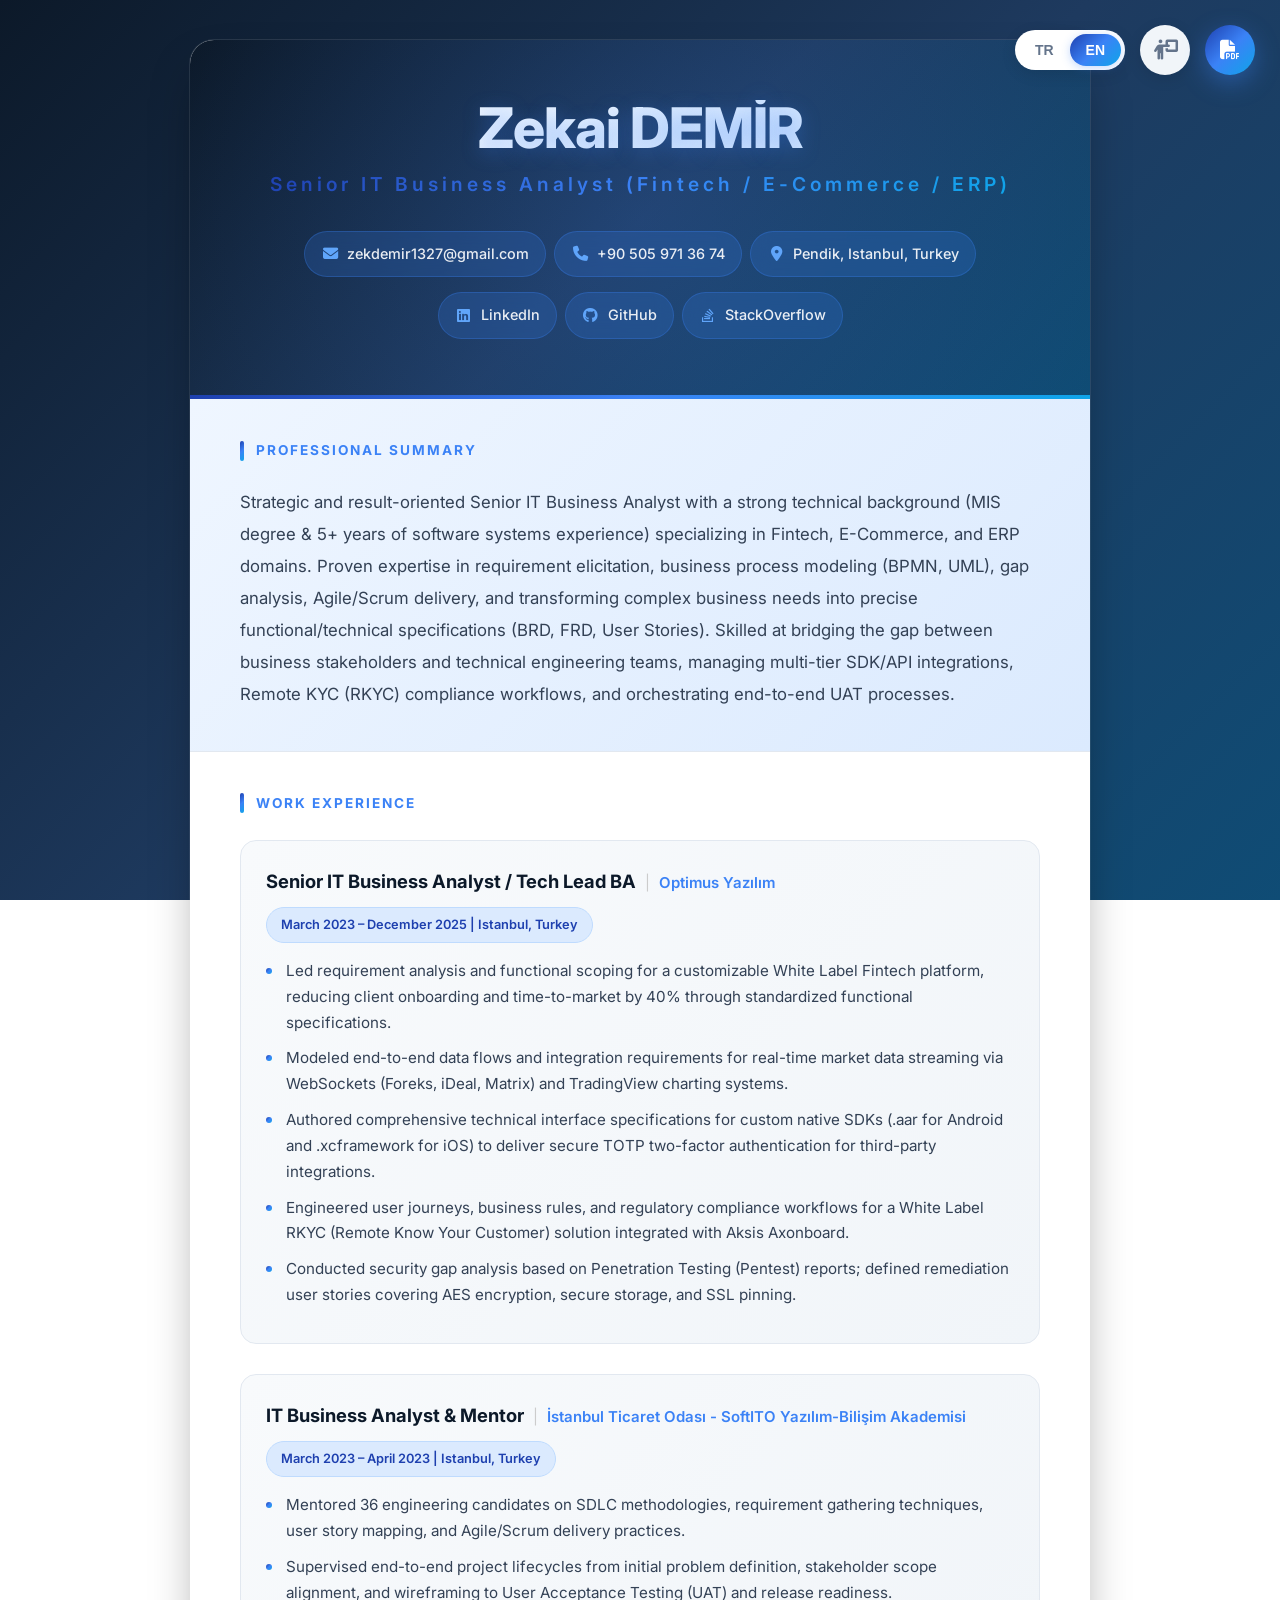
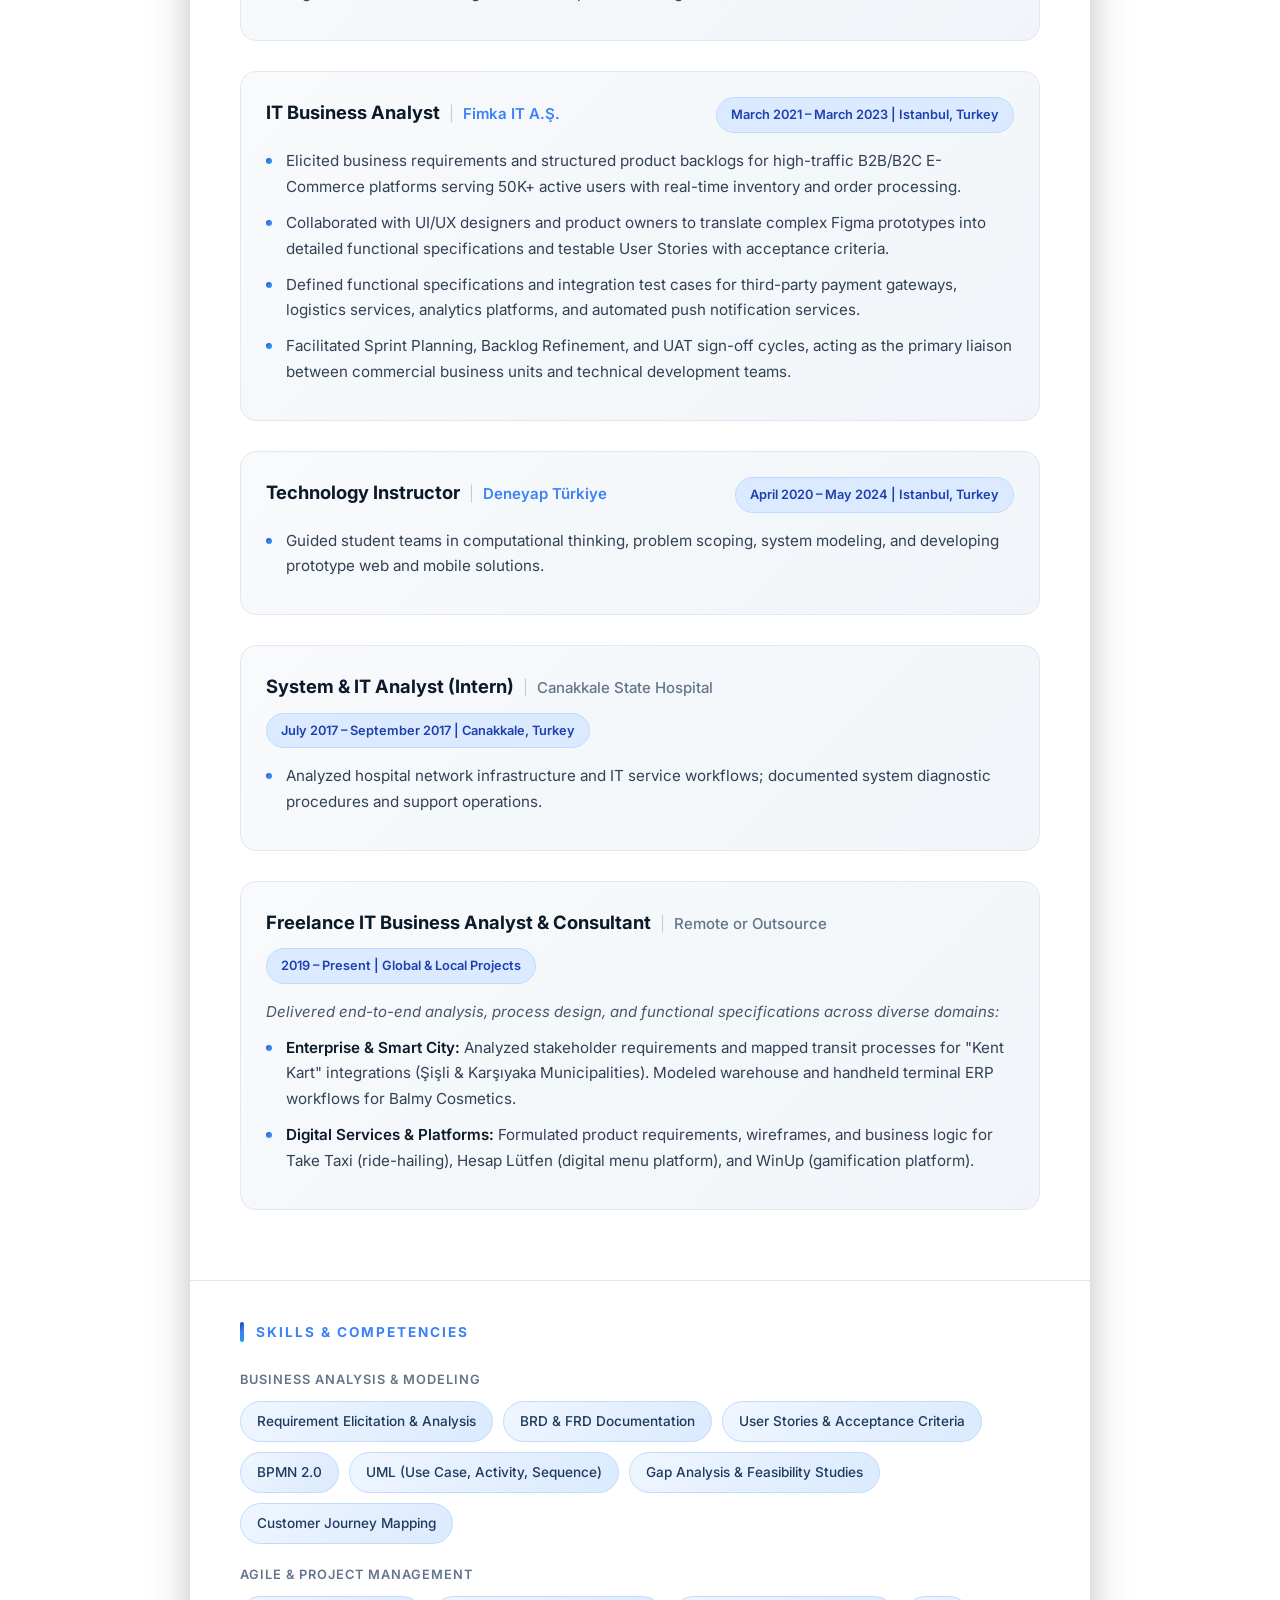
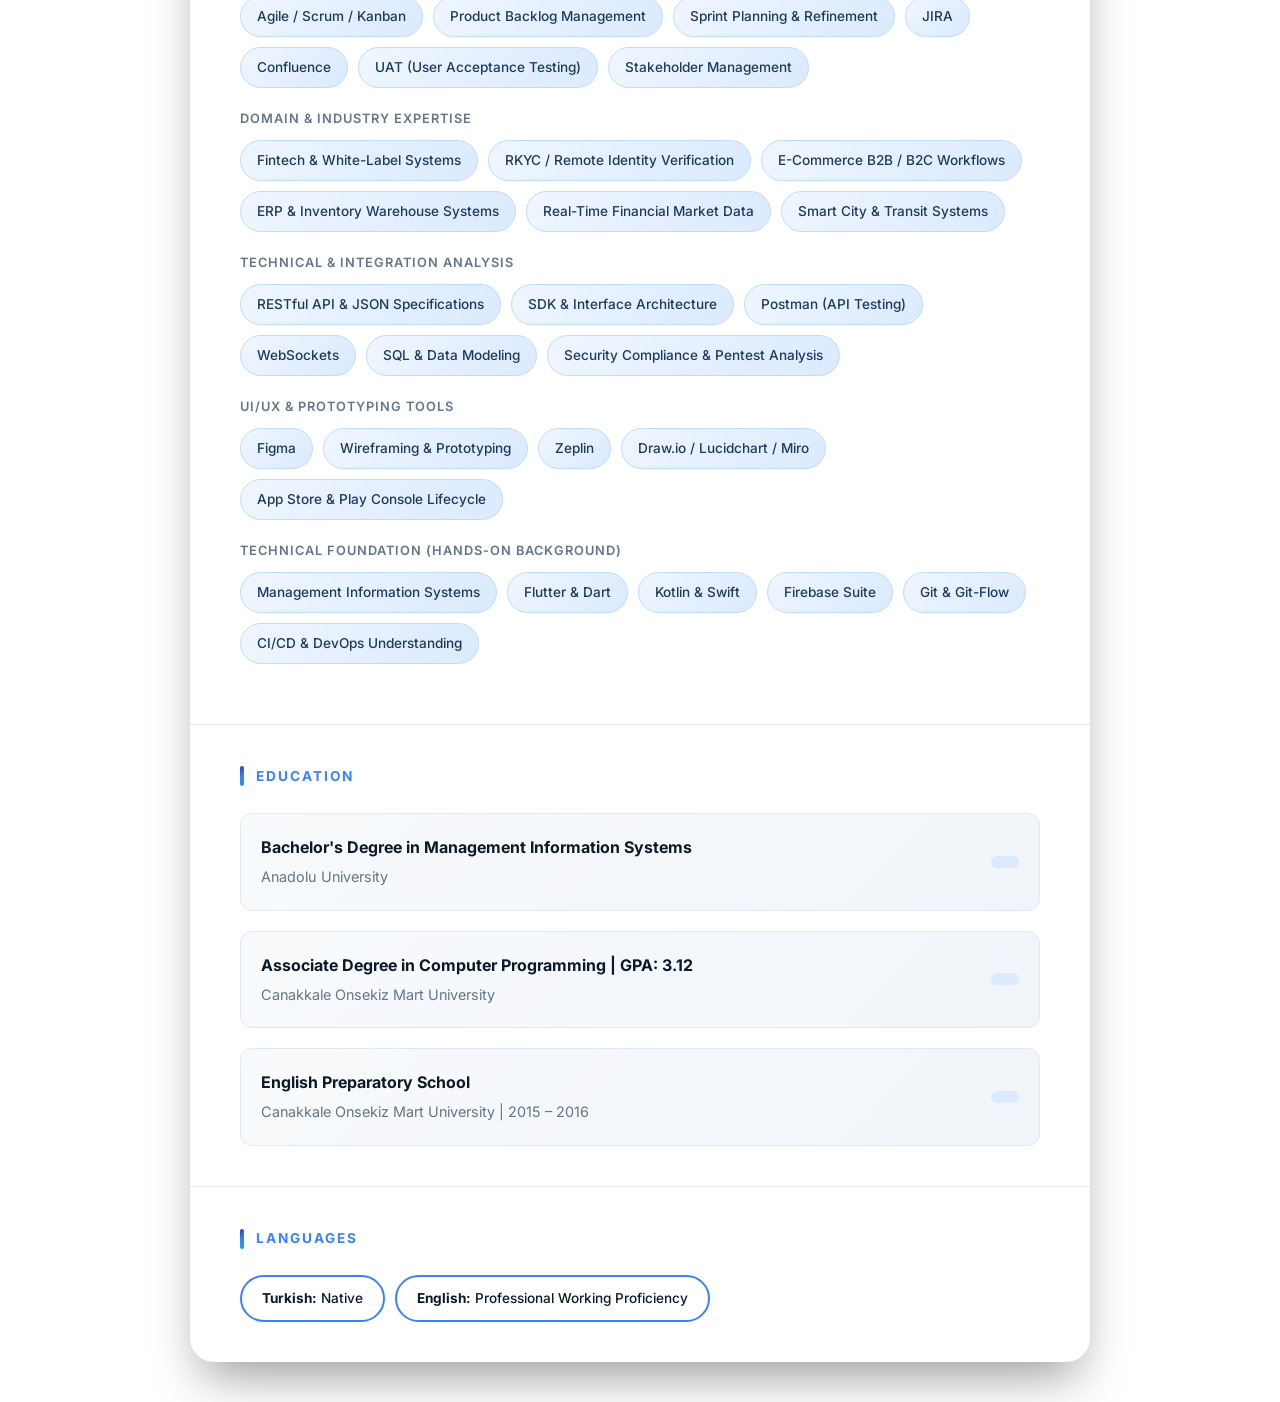
<file: Pasted_code_final.html>
<!DOCTYPE html>
<html lang="en">

<head>
    <meta charset="UTF-8">
    <meta name="viewport" content="width=device-width, initial-scale=1.0">
    <title>Zekai Demir - Senior IT Business Analyst (Fintech, E-Commerce, ERP)</title>
    <meta name="description"
        content="Senior IT Business Analyst with 5+ years of software & systems experience across Fintech, E-Commerce, and ERP sectors. Expert in requirement elicitation, BRD/FRD, BPMN/UML, User Stories, Agile/Scrum, API/SDK integrations, and RKYC/TOTP compliance.">
    <meta name="keywords"
        content="Business Analyst, IT Business Analyst, İş Analisti, Senior Business Analyst, Fintech, E-Commerce, ERP, Agile, Scrum, JIRA, Confluence, BRD, FRD, BPMN, UML, User Stories, UAT, API Integration">
    <meta name="author" content="Zekai Demir">
    <meta name="robots" content="index, follow">
    <link rel="canonical" href="https://demirzekk.github.io/index2.html">

    <!-- Open Graph / Social Media -->
    <meta property="og:type" content="profile">
    <meta property="og:title" content="Zekai Demir - Senior IT Business Analyst">
    <meta property="og:description"
        content="Senior IT Business Analyst with a strong technical foundation in MIS and software systems, specializing in Fintech, E-Commerce, and ERP business processes.">
    <meta property="og:url" content="https://demirzekk.github.io/index2.html">
    <meta property="profile:first_name" content="Zekai">
    <meta property="profile:last_name" content="Demir">

    <!-- Twitter Card -->
    <meta name="twitter:card" content="summary">
    <meta name="twitter:title" content="Zekai Demir - Senior IT Business Analyst">
    <meta name="twitter:description"
        content="Senior IT Business Analyst specializing in requirement engineering, Agile delivery, and digital transformation across Fintech, E-Commerce, and ERP.">

    <!-- JSON-LD Structured Data for SEO & LLM Understanding -->
    <script type="application/ld+json">
    {
        "@context": "https://schema.org",
        "@type": "Person",
        "@id": "https://demirzekk.github.io/index2.html#person",
        "name": "Zekai Demir",
        "givenName": "Zekai",
        "familyName": "Demir",
        "jobTitle": "Senior IT Business Analyst",
        "description": "Senior IT Business Analyst with 5+ years of software and systems experience across Fintech, E-Commerce, and ERP sectors. Holds a degree in Management Information Systems. Expert in requirements elicitation (BRD/FRD), business process modeling (BPMN/UML), Agile/Scrum backlog management, API/SDK specifications, RKYC compliance, and UAT coordination.",
        "url": "https://demirzekk.github.io/index2.html",
        "email": "zekdemir1327@gmail.com",
        "telephone": "+905059713674",
        "address": {
            "@type": "PostalAddress",
            "addressLocality": "Pendik",
            "addressRegion": "Istanbul",
            "addressCountry": "Turkey"
        },
        "sameAs": [
            "https://linkedin.com/in/zekai-demir-aa028a126",
            "https://github.com/Demirzekk",
            "https://stackoverflow.com/users/14048442"
        ],
        "knowsAbout": [
            "Business Analysis",
            "Requirement Engineering",
            "BRD & FRD Documentation",
            "User Stories & Acceptance Criteria",
            "BPMN 2.0 & UML",
            "Agile / Scrum / Kanban",
            "JIRA & Confluence",
            "Fintech & White-Label Systems",
            "RKYC & Remote Identity Verification",
            "E-Commerce & B2B/B2C Systems",
            "ERP & Warehouse Inventory Workflows",
            "API & SDK Integration Specifications",
            "SQL & Data Analysis",
            "UAT (User Acceptance Testing)",
            "Gap Analysis",
            "Figma Wireframing & Prototyping"
        ],
        "hasOccupation": {
            "@type": "Occupation",
            "name": "Senior IT Business Analyst",
            "occupationLocation": {
                "@type": "Country",
                "name": "Turkey"
            },
            "skills": "Requirement Elicitation, BRD/FRD, BPMN, UML, User Stories, JIRA, Confluence, Agile, Scrum, UAT, Fintech, E-Commerce, ERP, API Specification, SQL"
        },
        "worksFor": {
            "@type": "Organization",
            "name": "Optimus Yazılım",
            "address": {
                "@type": "PostalAddress",
                "addressLocality": "Istanbul",
                "addressCountry": "Turkey"
            }
        },
        "alumniOf": [
            {
                "@type": "EducationalOrganization",
                "name": "Anadolu University",
                "department": "Management Information Systems"
            },
            {
                "@type": "EducationalOrganization",
                "name": "Canakkale Onsekiz Mart University",
                "department": "Computer Programming"
            }
        ],
        "knowsLanguage": [
            {
                "@type": "Language",
                "name": "Turkish",
                "alternateName": "tr"
            },
            {
                "@type": "Language",
                "name": "English",
                "alternateName": "en"
            }
        ]
    }
    </script>

    <!-- Additional WebPage Schema -->
    <script type="application/ld+json">
    {
        "@context": "https://schema.org",
        "@type": "WebPage",
        "name": "Zekai Demir - Senior IT Business Analyst Resume",
        "description": "Professional resume and portfolio of Zekai Demir, Senior IT Business Analyst specializing in Fintech, E-Commerce, and ERP systems.",
        "url": "https://demirzekk.github.io/index2.html",
        "mainEntity": {
            "@id": "https://demirzekk.github.io/index2.html#person"
        },
        "speakable": {
            "@type": "SpeakableSpecification",
            "cssSelector": [".summary", ".job-title", ".skill-tag"]
        }
    }
    </script>

    <link rel="icon" href="favicon.png" type="image/png">
    <link rel="preconnect" href="https://fonts.googleapis.com">
    <link rel="preconnect" href="https://fonts.gstatic.com" crossorigin>
    <link href="https://fonts.googleapis.com/css2?family=Inter:wght@400;500;600;700;800&display=swap" rel="stylesheet">
    <link rel="stylesheet" href="style.css">
    <link rel="stylesheet" href="https://cdnjs.cloudflare.com/ajax/libs/font-awesome/6.4.0/css/all.min.css">
</head>

<body>
    <!-- Fixed Top Right Controls -->
    <div class="fixed-controls">
        <div class="lang-switch">
            <button onclick="switchLanguage('tr')" class="lang-btn" id="btn-tr">TR</button>
            <button onclick="switchLanguage('en')" class="lang-btn active" id="btn-en">EN</button>
        </div>
        <button id="slide-mode-btn" onclick="toggleSlideMode()" title="Slide Mode / Slayt Modu">
            <i class="fa-solid fa-person-chalkboard"></i>
        </button>
        <button id="pdf-download-btn" onclick="generatePDF()" title="Download PDF / PDF İndir">
            <i class="fa-solid fa-file-pdf"></i>
        </button>
    </div>

    <div class="container">
        <header class="header-centered">
            <div class="header-left">
                <h1>Zekai DEMİR</h1>
                <h2 data-i18n="job_title">Senior IT Business Analyst (Fintech / E-Commerce / ERP)</h2>
            </div>
            <div class="header-right">
                <div class="contact-row">
                    <a href="mailto:zekdemir1327@gmail.com"><i class="fa-solid fa-envelope"></i>
                        zekdemir1327@gmail.com</a>
                    <a href="tel:+905059713674"><i class="fa-solid fa-phone"></i> +90 505 971 36 74</a>
                    <a href="https://www.google.com/maps/search/?api=1&query=Pendik,+Istanbul,+Turkey"
                        target="_blank"><i class="fa-solid fa-location-dot"></i> <span
                            data-i18n="contact_location">Pendik, Istanbul, Turkey</span></a>
                </div>
                <div class="social-row">
                    <a href="https://linkedin.com/in/zekai-demir-aa028a126" target="_blank"><i
                            class="fa-brands fa-linkedin"></i> LinkedIn</a>
                    <a href="https://github.com/Demirzekk" target="_blank"><i class="fa-brands fa-github"></i>
                        GitHub</a>
                    <a href="https://stackoverflow.com/users/14048442" target="_blank"><i
                            class="fa-brands fa-stack-overflow"></i> StackOverflow</a>
                </div>
            </div>
        </header>

        <section class="summary">
            <h3 class="section-title" data-i18n="section_summary">Professional Summary</h3>
            <p data-i18n="summary_text">
                Strategic and result-oriented Senior IT Business Analyst with a strong technical background (MIS degree & 5+ years of software systems experience) specializing in Fintech, E-Commerce, and ERP domains. Proven expertise in requirement elicitation, business process modeling (BPMN, UML), gap analysis, Agile/Scrum delivery, and transforming complex business needs into precise functional/technical specifications (BRD, FRD, User Stories). Skilled at bridging the gap between business stakeholders and technical engineering teams, managing multi-tier SDK/API integrations, Remote KYC (RKYC) compliance workflows, and orchestrating end-to-end UAT processes.
            </p>
        </section>

        <section class="experience">
            <h3 class="section-title" data-i18n="section_experience">Work Experience</h3>

            <!-- Senior IT Business Analyst - Optimus Yazılım -->
            <div class="job-item">
                <div class="job-header">
                    <div>
                        <span class="job-title" data-i18n="job_optimus_title">Senior IT Business Analyst / Tech Lead BA</span> <span
                            style="margin: 0 5px; color: #ccc;">|</span> <span class="company"><a href="#"
                                target="_blank">Optimus Yazılım</a></span>
                    </div>
                    <div class="job-meta" data-i18n="job_optimus_date">March 2023 – December 2025 | Istanbul, Turkey
                    </div>
                </div>
                <div class="job-details">
                    <ul>
                        <li data-i18n="job_optimus_desc_1">Led requirement analysis and functional scoping for a customizable White Label Fintech platform, reducing client onboarding and time-to-market by 40% through standardized functional specifications.</li>
                        <li data-i18n="job_optimus_desc_2">Modeled end-to-end data flows and integration requirements for real-time market data streaming via WebSockets (Foreks, iDeal, Matrix) and TradingView charting systems.</li>
                        <li data-i18n="job_optimus_desc_3">Authored comprehensive technical interface specifications for custom native SDKs (.aar for Android and .xcframework for iOS) to deliver secure TOTP two-factor authentication for third-party integrations.</li>
                        <li data-i18n="job_optimus_desc_4">Engineered user journeys, business rules, and regulatory compliance workflows for a White Label RKYC (Remote Know Your Customer) solution integrated with Aksis Axonboard.</li>
                        <li data-i18n="job_optimus_desc_5">Conducted security gap analysis based on Penetration Testing (Pentest) reports; defined remediation user stories covering AES encryption, secure storage, and SSL pinning.</li>
                    </ul>
                </div>
            </div>

            <!-- IT Business Analyst & Mentor - İstanbul Ticaret Odası -->
            <div class="job-item">
                <div class="job-header">
                    <div>
                        <span class="job-title" data-i18n="job_ito_title">IT Business Analyst & Mentor</span> <span
                            style="margin: 0 5px; color: #ccc;">|</span> <span class="company"
                            data-i18n="job_ito_org"><a href="#" target="_blank">İstanbul Ticaret Odası - SoftITO
                                Yazılım-Bilişim Akademisi</a></span>
                    </div>
                    <div class="job-meta" data-i18n="job_ito_date">March 2023 – April 2023 | Istanbul, Turkey</div>
                </div>
                <div class="job-details">
                    <ul>
                        <li data-i18n="job_ito_desc_1">Mentored 36 engineering candidates on SDLC methodologies, requirement gathering techniques, user story mapping, and Agile/Scrum delivery practices.</li>
                        <li data-i18n="job_ito_desc_2">Supervised end-to-end project lifecycles from initial problem definition, stakeholder scope alignment, and wireframing to User Acceptance Testing (UAT) and release readiness.</li>
                    </ul>
                </div>
            </div>

            <!-- IT Business Analyst - Fimka IT A.Ş. -->
            <div class="job-item">
                <div class="job-header">
                    <div>
                        <span class="job-title" data-i18n="job_fimka_title">IT Business Analyst</span> <span
                            style="margin: 0 5px; color: #ccc;">|</span> <span class="company"><a href="#"
                                target="_blank">Fimka IT A.Ş.</a></span>
                    </div>
                    <div class="job-meta" data-i18n="job_fimka_date">March 2021 – March 2023 | Istanbul, Turkey</div>
                </div>
                <div class="job-details">
                    <ul>
                        <li data-i18n="job_fimka_desc_1">Elicited business requirements and structured product backlogs for high-traffic B2B/B2C E-Commerce platforms serving 50K+ active users with real-time inventory and order processing.</li>
                        <li data-i18n="job_fimka_desc_2">Collaborated with UI/UX designers and product owners to translate complex Figma prototypes into detailed functional specifications and testable User Stories with acceptance criteria.</li>
                        <li data-i18n="job_fimka_desc_3">Defined functional specifications and integration test cases for third-party payment gateways, logistics services, analytics platforms, and automated push notification services.</li>
                        <li data-i18n="job_fimka_desc_4">Facilitated Sprint Planning, Backlog Refinement, and UAT sign-off cycles, acting as the primary liaison between commercial business units and technical development teams.</li>
                    </ul>
                </div>
            </div>

            <!-- Technology Instructor - Deneyap Türkiye -->
            <div class="job-item">
                <div class="job-header">
                    <div>
                        <span class="job-title" data-i18n="job_deneyap_title">Technology Instructor</span> <span
                            style="margin: 0 5px; color: #ccc;">|</span> <span class="company"><a href="#"
                                target="_blank">Deneyap Türkiye</a></span>
                    </div>
                    <div class="job-meta" data-i18n="job_deneyap_date">April 2020 – May 2024 | Istanbul, Turkey</div>
                </div>
                <div class="job-details">
                    <ul>
                        <li data-i18n="job_deneyap_desc_1">Guided student teams in computational thinking, problem scoping, system modeling, and developing prototype web and mobile solutions.</li>
                    </ul>
                </div>
            </div>

            <!-- System & IT Analyst (Intern) - Canakkale State Hospital -->
            <div class="job-item print-hide">
                <div class="job-header">
                    <div>
                        <span class="job-title" data-i18n="job_intern_title">System & IT Analyst (Intern)</span> <span style="margin: 0 5px; color: #ccc;">|</span> <span class="company"
                            data-i18n="job_intern_org">Canakkale State Hospital</span>
                    </div>
                    <div class="job-meta" data-i18n="job_intern_date">July 2017 – September 2017 | Canakkale, Turkey
                    </div>
                </div>
                <div class="job-details">
                    <ul>
                        <li data-i18n="job_intern_desc_1">Analyzed hospital network infrastructure and IT service workflows; documented system diagnostic procedures and support operations.</li>
                    </ul>
                </div>
            </div>

            <!-- Freelance IT Business Analyst & Consultant -->
            <div class="job-item">
                <div class="job-header">
                    <div>
                        <span class="job-title" data-i18n="job_freelance_title">Freelance IT Business Analyst & Consultant</span>
                        <span style="margin: 0 5px; color: #ccc;">|</span> <span class="company"
                            data-i18n="job_freelance_org">Remote or Outsource</span>
                    </div>
                    <div class="job-meta" data-i18n="job_freelance_date">2019 – Present | Global & Local Projects</div>
                </div>
                <div class="job-details">
                    <p style="margin-bottom: 10px; color: #475569;" class="print-hide"
                        data-i18n="job_freelance_summary">Delivered end-to-end analysis, process design, and functional specifications across diverse domains:</p>
                    <ul>
                        <li data-i18n="job_freelance_desc_1"><strong>Enterprise & Smart City:</strong> Analyzed stakeholder requirements and mapped transit processes for "Kent Kart" integrations (Şişli & Karşıyaka Municipalities). Modeled warehouse and handheld terminal ERP workflows for Balmy Cosmetics.</li>
                        <li data-i18n="job_freelance_desc_2"><strong>Digital Services & Platforms:</strong> Formulated product requirements, wireframes, and business logic for Take Taxi (ride-hailing), Hesap Lütfen (digital menu platform), and WinUp (gamification platform).</li>
                    </ul>
                </div>
            </div>
        </section>

        <section class="skills">
            <h3 class="section-title" data-i18n="section_skills">Skills & Competencies</h3>

            <div class="skill-category">
                <span class="category-title" data-i18n="skill_cat_ba">Business Analysis & Modeling</span>
                <div class="skills-grid">
                    <span class="skill-tag" data-i18n="skill_req_analysis">Requirement Elicitation & Analysis</span>
                    <span class="skill-tag" data-i18n="skill_brd_frd">BRD & FRD Documentation</span>
                    <span class="skill-tag" data-i18n="skill_user_stories">User Stories & Acceptance Criteria</span>
                    <span class="skill-tag">BPMN 2.0</span>
                    <span class="skill-tag">UML (Use Case, Activity, Sequence)</span>
                    <span class="skill-tag" data-i18n="skill_gap_analysis">Gap Analysis & Feasibility Studies</span>
                    <span class="skill-tag" data-i18n="skill_journey">Customer Journey Mapping</span>
                </div>
            </div>

            <div class="skill-category">
                <span class="category-title" data-i18n="skill_cat_agile">Agile & Project Management</span>
                <div class="skills-grid">
                    <span class="skill-tag">Agile / Scrum / Kanban</span>
                    <span class="skill-tag" data-i18n="skill_backlog">Product Backlog Management</span>
                    <span class="skill-tag" data-i18n="skill_sprint">Sprint Planning & Refinement</span>
                    <span class="skill-tag">JIRA</span>
                    <span class="skill-tag">Confluence</span>
                    <span class="skill-tag" data-i18n="skill_uat">UAT (User Acceptance Testing)</span>
                    <span class="skill-tag" data-i18n="skill_stakeholder">Stakeholder Management</span>
                </div>
            </div>

            <div class="skill-category">
                <span class="category-title" data-i18n="skill_cat_domain">Domain & Industry Expertise</span>
                <div class="skills-grid">
                    <span class="skill-tag" data-i18n="skill_fintech_whitelabel">Fintech & White-Label Systems</span>
                    <span class="skill-tag" data-i18n="skill_rkyc">RKYC / Remote Identity Verification</span>
                    <span class="skill-tag" data-i18n="skill_ecommerce">E-Commerce B2B / B2C Workflows</span>
                    <span class="skill-tag" data-i18n="skill_erp">ERP & Inventory Warehouse Systems</span>
                    <span class="skill-tag" data-i18n="skill_realtime_market">Real-Time Financial Market Data</span>
                    <span class="skill-tag" data-i18n="skill_smart_city">Smart City & Transit Systems</span>
                </div>
            </div>

            <div class="skill-category">
                <span class="category-title" data-i18n="skill_cat_tech_analysis">Technical & Integration Analysis</span>
                <div class="skills-grid">
                    <span class="skill-tag" data-i18n="skill_api_spec">RESTful API & JSON Specifications</span>
                    <span class="skill-tag" data-i18n="skill_sdk_spec">SDK & Interface Architecture</span>
                    <span class="skill-tag">Postman (API Testing)</span>
                    <span class="skill-tag">WebSockets</span>
                    <span class="skill-tag">SQL & Data Modeling</span>
                    <span class="skill-tag" data-i18n="skill_pentest_analysis">Security Compliance & Pentest Analysis</span>
                </div>
            </div>

            <div class="skill-category">
                <span class="category-title" data-i18n="skill_cat_design">UI/UX & Prototyping Tools</span>
                <div class="skills-grid">
                    <span class="skill-tag">Figma</span>
                    <span class="skill-tag" data-i18n="skill_wireframing">Wireframing & Prototyping</span>
                    <span class="skill-tag">Zeplin</span>
                    <span class="skill-tag">Draw.io / Lucidchart / Miro</span>
                    <span class="skill-tag" data-i18n="skill_app_stores">App Store & Play Console Lifecycle</span>
                </div>
            </div>

            <div class="skill-category">
                <span class="category-title" data-i18n="skill_cat_tech_bg">Technical Foundation (Hands-on Background)</span>
                <div class="skills-grid">
                    <span class="skill-tag">Management Information Systems</span>
                    <span class="skill-tag">Flutter & Dart</span>
                    <span class="skill-tag">Kotlin & Swift</span>
                    <span class="skill-tag">Firebase Suite</span>
                    <span class="skill-tag">Git & Git-Flow</span>
                    <span class="skill-tag">CI/CD & DevOps Understanding</span>
                </div>
            </div>
        </section>

        <section class="education">
            <h3 class="section-title" data-i18n="section_education">Education</h3>

            <div class="education-item">
                <div>
                    <div class="degree" data-i18n="edu_bs">Bachelor's Degree in Management Information Systems</div>
                    <div class="school" data-i18n="edu_anadolu">Anadolu University</div>
                </div>
                <div class="grad-date"></div>
            </div>

            <div class="education-item">
                <div>
                    <div class="degree" data-i18n="edu_as">Associate Degree in Computer Programming | GPA: 3.12</div>
                    <div class="school" data-i18n="edu_comu">Canakkale Onsekiz Mart University</div>
                </div>
                <div class="grad-date"></div>
            </div>

            <div class="education-item print-hide">
                <div>
                    <div class="degree" data-i18n="edu_prep">English Preparatory School</div>
                    <div class="school" data-i18n="edu_prep_school">Canakkale Onsekiz Mart University | 2015 – 2016
                    </div>
                </div>
                <div class="grad-date"></div>
            </div>
        </section>

        <section class="languages">
            <h3 class="section-title" data-i18n="section_languages">Languages</h3>
            <div class="skills-grid">
                <span class="skill-tag"
                    style="background: white; border: 1px solid #e2e8f0; font-weight: 500; color: var(--primary-color);"><strong
                        data-i18n="lang_tr">Turkish:</strong>
                    <span data-i18n="lang_tr_level">Native</span></span>
                <span class="skill-tag"
                    style="background: white; border: 1px solid #e2e8f0; font-weight: 500; color: var(--primary-color);"><strong
                        data-i18n="lang_en">English:</strong>
                    <span data-i18n="lang_en_level">Professional Working Proficiency</span></span>
            </div>
        </section>

    </div>

    <!-- Slide Navigation Controls -->
    <div class="slide-controls" style="display: none;">
        <button onclick="prevSlide()" id="prev-btn" title="Previous / Önceki"><i
                class="fa-solid fa-chevron-left"></i></button>
        <button onclick="nextSlide()" id="next-btn" title="Next / Sonraki"><i
                class="fa-solid fa-chevron-right"></i></button>
    </div>

    <script>
        const translations = {
            en: {
                "job_title": "Senior IT Business Analyst (Fintech / E-Commerce / ERP)",
                "pdf_tooltip": "Download PDF",
                "contact_location": "Pendik, Istanbul, Turkey",
                "section_summary": "PROFESSIONAL SUMMARY",
                "summary_text": "Strategic and result-oriented Senior IT Business Analyst with a strong technical background (MIS degree & 5+ years of software systems experience) specializing in Fintech, E-Commerce, and ERP domains. Proven expertise in requirement elicitation, business process modeling (BPMN, UML), gap analysis, Agile/Scrum delivery, and transforming complex business needs into precise functional/technical specifications (BRD, FRD, User Stories). Skilled at bridging the gap between business stakeholders and technical engineering teams, managing multi-tier SDK/API integrations, Remote KYC (RKYC) compliance workflows, and orchestrating end-to-end UAT processes.",
                "section_skills": "SKILLS & COMPETENCIES",
                "section_experience": "WORK EXPERIENCE",
                "job_intern_org": "Canakkale State Hospital",
                "job_freelance_org": "Remote or Outsource",
                "job_freelance_summary": "Delivered end-to-end analysis, process design, and functional specifications across diverse domains:",
                "job_optimus_title": "Senior Software Developer",
                "job_optimus_date": "March 2023 – December 2025 | Istanbul, Turkey",
                "job_optimus_desc_1": "Led requirement analysis and functional scoping for a customizable White Label Fintech platform, reducing client onboarding and time-to-market by 40% through standardized functional specifications.",
                "job_optimus_desc_2": "Modeled end-to-end data flows and integration requirements for real-time market data streaming via WebSockets (Foreks, iDeal, Matrix) and TradingView charting systems.",
                "job_optimus_desc_3": "Authored comprehensive technical interface specifications for custom native SDKs (.aar for Android and .xcframework for iOS) to deliver secure TOTP two-factor authentication for third-party integrations.",
                "job_optimus_desc_4": "Engineered user journeys, business rules, and regulatory compliance workflows for a White Label RKYC (Remote Know Your Customer) solution integrated with Aksis Axonboard.",
                "job_optimus_desc_5": "Conducted security gap analysis based on Penetration Testing (Pentest) reports; defined remediation user stories covering AES encryption, secure storage, and SSL pinning.",
                "job_ito_title": "IT Business Analyst & Mentor",
                "job_ito_org": "İstanbul Ticaret Odası - SoftITO Software Academy",
                "job_ito_date": "March 2023 – April 2023 | Istanbul, Turkey",
                "job_ito_desc_1": "Mentored 36 engineering candidates on SDLC methodologies, requirement gathering techniques, user story mapping, and Agile/Scrum delivery practices.",
                "job_ito_desc_2": "Supervised end-to-end project lifecycles from initial problem definition, stakeholder scope alignment, and wireframing to User Acceptance Testing (UAT) and release readiness.",
                "job_fimka_title": "IT Business Analyst",
                "job_fimka_date": "March 2021 – March 2023 | Istanbul, Turkey",
                "job_fimka_desc_1": "Elicited business requirements and structured product backlogs for high-traffic B2B/B2C E-Commerce platforms serving 50K+ active users with real-time inventory and order processing.",
                "job_fimka_desc_2": "Collaborated with UI/UX designers and product owners to translate complex Figma prototypes into detailed functional specifications and testable User Stories with acceptance criteria.",
                "job_fimka_desc_3": "Defined functional specifications and integration test cases for third-party payment gateways, logistics services, analytics platforms, and automated push notification services.",
                "job_fimka_desc_4": "Facilitated Sprint Planning, Backlog Refinement, and UAT sign-off cycles, acting as the primary liaison between commercial business units and technical development teams.",
                "job_deneyap_title": "Technology Instructor",
                "job_deneyap_date": "April 2020 – May 2024 | Istanbul, Turkey",
                "job_deneyap_desc_1": "Guided student teams in computational thinking, problem scoping, system modeling, and developing prototype web and mobile solutions.",
                "job_intern_title": "System & IT Analyst (Intern)",
                "job_intern_date": "July 2017 – September 2017 | Canakkale, Turkey",
                "job_intern_desc_1": "Analyzed hospital network infrastructure and IT service workflows; documented system diagnostic procedures and support operations.",
                "job_freelance_title": "Freelance IT Business Analyst & Consultant",
                "job_freelance_date": "2019 – Present | Global & Local Projects",
                "job_freelance_desc_1": "Enterprise & Smart City: Analyzed stakeholder requirements and mapped transit processes for \"Kent Kart\" integrations (Şişli & Karşıyaka Municipalities). Modeled warehouse and handheld terminal ERP workflows for Balmy Cosmetics.",
                "job_freelance_desc_2": "Digital Services & Platforms: Formulated product requirements, wireframes, and business logic for Take Taxi (ride-hailing), Hesap Lütfen (digital menu platform), and WinUp (gamification platform).",
                "section_education": "EDUCATION",
                "edu_bs": "Bachelor's Degree in Management Information Systems",
                "edu_anadolu": "Anadolu University",
                "edu_as": "Associate Degree in Computer Programming | GPA: 3.12",
                "edu_comu": "Canakkale Onsekiz Mart University",
                "edu_prep": "English Preparatory School",
                "edu_prep_school": "Canakkale Onsekiz Mart University | 2015 – 2016",
                "section_languages": "LANGUAGES",
                "lang_tr": "Turkish",
                "lang_tr_level": "Native",
                "lang_en": "English",
                "lang_en_level": "Professional Working Proficiency",
                "skill_cat_ba": "Business Analysis & Modeling",
                "skill_req_analysis": "Requirement Elicitation & Analysis",
                "skill_brd_frd": "BRD & FRD Documentation",
                "skill_user_stories": "User Stories & Acceptance Criteria",
                "skill_gap_analysis": "Gap Analysis & Feasibility Studies",
                "skill_journey": "Customer Journey Mapping",
                "skill_cat_agile": "Agile & Project Management",
                "skill_backlog": "Product Backlog Management",
                "skill_sprint": "Sprint Planning & Refinement",
                "skill_uat": "UAT (User Acceptance Testing)",
                "skill_stakeholder": "Stakeholder Management",
                "skill_cat_domain": "Domain & Industry Expertise",
                "skill_fintech_whitelabel": "Fintech & White-Label Systems",
                "skill_rkyc": "RKYC / Remote Identity Verification",
                "skill_ecommerce": "E-Commerce B2B / B2C Workflows",
                "skill_erp": "ERP & Inventory Warehouse Systems",
                "skill_realtime_market": "Real-Time Financial Market Data",
                "skill_smart_city": "Smart City & Transit Systems",
                "skill_cat_tech_analysis": "Technical & Integration Analysis",
                "skill_api_spec": "RESTful API & JSON Specifications",
                "skill_sdk_spec": "SDK & Interface Architecture",
                "skill_pentest_analysis": "Security Compliance & Pentest Analysis",
                "skill_cat_design": "UI/UX & Prototyping Tools",
                "skill_wireframing": "Wireframing & Prototyping",
                "skill_app_stores": "App Store & Play Console Lifecycle",
                "skill_cat_tech_bg": "Technical Foundation (Hands-on Background)"
            },
            tr: {
                "job_title": "Senior IT Business Analyst (Fintech / E-Commerce / ERP)",
                "pdf_tooltip": "PDF İndir",
                "contact_location": "Pendik, İstanbul, Türkiye",
                "section_summary": "PROFESYONEL ÖZET",
                "summary_text": "Yönetim Bilişim Sistemleri eğitimi ve 5+ yıllık yazılım/sistem deneyimine sahip Senior IT Business Analyst. Fintech, E-Commerce ve ERP alanlarında; business analysis, requirement analysis, business process modeling ve Agile/Scrum süreçlerinde deneyimliyim. İş ihtiyaçlarını analiz ederek bunları anlaşılır functional requirements, User Stories ve teknik gereksinimlere dönüştürüyor; business ekipleri ile software development ekipleri arasında koordinasyonu sağlıyorum. Ayrıca API/SDK integrations, RKYC süreçleri, UAT ve security analysis konularında aktif rol aldım.",
                "section_skills": "YETKİNLİKLER",
                "section_experience": "İŞ DENEYİMİ",
                "job_intern_org": "Çanakkale Devlet Hastanesi",
                "job_freelance_org": "Freelance / Remote",
                "job_freelance_summary": "Farklı sektörlerde business analysis, process design ve functional requirements çalışmalarını uçtan uca yürüttüm:",
                "job_optimus_title": "Senior Software Developer",
                "job_optimus_date": "Mart 2023 – Aralık 2025 | İstanbul, Türkiye",
                "job_optimus_desc_1": "Clean Architecture kullanarak özelleştirilebilir bir White-Label Fintech mobil uygulaması geliştirdim ve yeni müşteriler için deployment süresini %40 azalttım.",
                "job_optimus_desc_2": "WebSockets kullanarak Foreks, iDeal ve Matrix üzerinden real-time financial data iletişimini geliştirdim; interactive charting için TradingView SDK entegrasyonunu gerçekleştirdim.",
                "job_optimus_desc_3": "Android/Kotlin için .aar, iOS/Swift için .xcframework formatında custom native SDK'lar geliştirerek third-party integrations için güvenli TOTP authentication özellikleri sağladım.",
                "job_optimus_desc_4": "Aksis Axonboard ile entegre White-Label RKYC uygulamasını Kotlin ve Swift native platform channels kullanarak geliştirdim. Uygulamayı native Kotlin, native Swift ve React Native desteği sunan cross-platform SDK haline getirdim.",
                "job_optimus_desc_5": "Penetration Testing (Pentest) sırasında tespit edilen kritik security vulnerabilities için AES encryption, secure storage ve SSL pinning uygulayarak gerekli güvenlik iyileştirmelerini gerçekleştirdim.",
                "job_ito_title": "IT Business Analyst & Mentor",
                "job_ito_org": "İstanbul Ticaret Odası - SoftITO Yazılım Akademisi",
                "job_ito_date": "Mart 2023 – Nisan 2023 | İstanbul, Türkiye",
                "job_ito_desc_1": "36 mühendislik öğrencisine SDLC, requirement gathering, User Story mapping ve Agile/Scrum süreçleri konusunda eğitim ve mentorluk verdim.",
                "job_ito_desc_2": "Projelerin problem definition ve scope belirleme aşamasından stakeholder alignment, wireframing, UAT ve release hazırlığına kadar tüm süreçlerini takip ettim.",
                "job_fimka_title": "IT Business Analyst",
                "job_fimka_date": "Mart 2021 – Mart 2023 | İstanbul, Türkiye",
                "job_fimka_desc_1": "50.000+ aktif kullanıcıya hizmet veren yüksek trafikli B2B/B2C E-Commerce platformlarında business requirements analizi ve Product Backlog yönetimi gerçekleştirdim. Real-time inventory ve order processing süreçlerinin geliştirilmesine katkı sağladım.",
                "job_fimka_desc_2": "UI/UX designers ve Product Owners ile birlikte çalışarak Figma prototiplerini detaylı functional requirements ve Acceptance Criteria içeren test edilebilir User Stories'e dönüştürdüm.",
                "job_fimka_desc_3": "Third-party payment gateways, logistics services, analytics platforms ve automated push notification servisleri için functional requirements ve integration test cases hazırladım.",
                "job_fimka_desc_4": "Sprint Planning, Backlog Refinement ve UAT süreçlerini yöneterek commercial teams ile software development teams arasında koordinasyonu sağladım.",
                "job_deneyap_title": "Technology Instructor",
                "job_deneyap_date": "Nisan 2020 – Mayıs 2024 | İstanbul, Türkiye",
                "job_deneyap_desc_1": "Öğrenci ekiplerine computational thinking, problem analysis, system modeling ve prototype web/mobile solution geliştirme süreçlerinde mentorluk yaptım.",
                "job_intern_title": "System & IT Analyst (Intern)",
                "job_intern_date": "Temmuz 2017 – Eylül 2017 | Çanakkale, Türkiye",
                "job_intern_desc_1": "Hastanenin network infrastructure ve IT service süreçlerini analiz ettim; system diagnostics ve technical support operasyonlarını dokümante ettim.",
                "job_freelance_title": "Freelance IT Business Analyst & Consultant",
                "job_freelance_date": "2019 – Günümüz | Global & Yerel Projeler",
                "job_freelance_desc_1": "<strong>Enterprise & Smart City:</strong> Şişli ve Karşıyaka Belediyeleri için Kent Kart integrations kapsamında stakeholder requirements analizlerini ve transit process mapping çalışmalarını gerçekleştirdim. Balmy Cosmetics için warehouse ve handheld terminal ile çalışan ERP workflows üzerinde analiz yaptım.",
                "job_freelance_desc_2": "<strong>Digital Services & Platforms:</strong> Take Taxi, Hesap Lütfen ve WinUp projeleri için product requirements, wireframes ve business logic tasarımlarını oluşturdum.",
                "section_education": "EĞİTİM",
                "edu_bs": "Yönetim Bilişim Sistemleri Lisans",
                "edu_anadolu": "Anadolu Üniversitesi",
                "edu_as": "Bilgisayar Programcılığı Önlisans | GPA: 3.12",
                "edu_comu": "Çanakkale Onsekiz Mart Üniversitesi",
                "edu_prep": "İngilizce Hazırlık",
                "edu_prep_school": "Çanakkale Onsekiz Mart Üniversitesi | 2015 – 2016",
                "section_languages": "DİLLER",
                "lang_tr": "Türkçe",
                "lang_tr_level": "Anadil",
                "lang_en": "İngilizce",
                "lang_en_level": "Professional Working Proficiency",
                "skill_cat_ba": "Business Analysis & Modeling",
                "skill_req_analysis": "Requirement Analysis",
                "skill_brd_frd": "BRD & FRD Documentation",
                "skill_user_stories": "User Stories & Acceptance Criteria",
                "skill_gap_analysis": "Gap Analysis & Feasibility Analysis",
                "skill_journey": "Customer Journey Mapping",
                "skill_cat_agile": "Agile & Project Management",
                "skill_backlog": "Product Backlog Management",
                "skill_sprint": "Sprint Planning & Backlog Refinement",
                "skill_uat": "UAT (User Acceptance Testing)",
                "skill_stakeholder": "Stakeholder Management",
                "skill_cat_domain": "Domain & Industry Expertise",
                "skill_fintech_whitelabel": "Fintech & White-Label Systems",
                "skill_rkyc": "RKYC / Remote Identity Verification",
                "skill_ecommerce": "E-Commerce B2B / B2C Workflows",
                "skill_erp": "ERP & Inventory / Warehouse Systems",
                "skill_realtime_market": "Real-Time Market Data",
                "skill_smart_city": "Smart City & Transit Systems",
                "skill_cat_tech_analysis": "Technical & Integration Analysis",
                "skill_api_spec": "RESTful API & JSON Specifications",
                "skill_sdk_spec": "SDK & Interface Architecture",
                "skill_pentest_analysis": "Security Compliance & Pentest Analysis",
                "skill_cat_design": "UI/UX & Prototyping Tools",
                "skill_wireframing": "Wireframing & Prototyping",
                "skill_app_stores": "App Store & Play Console Lifecycle",
                "skill_cat_tech_bg": "Technical Background (Hands-on Experience)"
            }
        };

        function switchLanguage(lang) {
            document.documentElement.lang = lang;
            document.querySelectorAll('[data-i18n]').forEach(element => {
                const key = element.getAttribute('data-i18n');
                if (translations[lang] && translations[lang][key]) {
                    element.innerHTML = translations[lang][key];
                }
            });

            const pdfBtn = document.getElementById('pdf-download-btn');
            if (pdfBtn) pdfBtn.title = translations[lang]['pdf_tooltip'];

            document.querySelectorAll('.lang-btn').forEach(btn => btn.classList.remove('active'));
            const activeBtn = document.getElementById(`btn-${lang}`);
            if (activeBtn) activeBtn.classList.add('active');
        }

        function generatePDF() {
            const style = document.createElement('style');

            if (isSlideMode) {
                style.innerHTML = `
                @page { size: A4 landscape; margin: 0; }
                @media print {
                    body { 
                        -webkit-print-color-adjust: exact !important; 
                        background: #000000 !important;
                    }
                    .fixed-controls, .slide-controls { display: none !important; }
                    .container { 
                        width: 100vw !important; 
                        max-width: none !important;
                        margin: 0 !important; 
                        padding: 0 !important;
                        box-shadow: none !important; 
                        border: none !important;
                        background: none !important;
                    }
                    .container > header, .container > section {
                        display: block !important;
                        height: auto !important;
                        padding: 0 !important;
                        margin: 0 !important;
                    }
                    .slide-element {
                        display: flex !important;
                        flex-direction: column !important;
                        justify-content: center !important;
                        align-items: center !important;
                        width: 100vw !important;
                        height: 100vh !important;
                        page-break-after: always !important;
                        break-after: page !important;
                        background: #111827 !important;
                        box-sizing: border-box !important;
                        padding: 5vh 5vw !important;
                        opacity: 1 !important;
                        visibility: visible !important;
                        animation: none !important;
                    }
                    .slide-element:last-child {
                        page-break-after: auto !important;
                        break-after: auto !important;
                    }
                }
                `;
            } else {
                style.innerHTML = `
                @media print {
                    body { 
                        -webkit-print-color-adjust: exact; 
                        background-color: white !important;
                        background-image: none !important;
                    }
                }
                `;
            }

            document.head.appendChild(style);
            setTimeout(() => {
                window.print();
                document.head.removeChild(style);
            }, 100);
        }

        window.onload = function () {
            setTimeout(() => {
                const elements = document.querySelectorAll('.slide-up');
                elements.forEach(element => {
                    element.classList.add('active');
                });
            }, 100);
        }

        // --- Slide Mode Logic ---
        let isSlideMode = false;
        let currentSlide = 0;
        let slideElements = [];

        function toggleSlideMode() {
            isSlideMode = !isSlideMode;
            const slideBtn = document.getElementById('slide-mode-btn');
            const slideControls = document.querySelector('.slide-controls');
            const pdfBtn = document.getElementById('pdf-download-btn');

            if (!slideElements.length) {
                slideElements = Array.from(document.querySelectorAll('header.header-centered, section.summary, .job-item, .skill-category, .education-item, section.languages'));
                slideElements.forEach(el => el.classList.add('slide-element'));
            }

            if (isSlideMode) {
                document.body.classList.add('slide-mode-active');
                slideBtn.classList.add('active');
                slideControls.style.display = 'flex';

                pdfBtn.innerHTML = '<i class="fa-solid fa-file-powerpoint"></i>';
                pdfBtn.title = 'Download Presentation / Sunumu İndir';

                showSlide(0);
            } else {
                document.body.classList.remove('slide-mode-active');
                slideBtn.classList.remove('active');
                slideControls.style.display = 'none';

                pdfBtn.innerHTML = '<i class="fa-solid fa-file-pdf"></i>';
                pdfBtn.title = 'Download PDF / PDF İndir';

                document.querySelectorAll('.active-slide').forEach(el => el.classList.remove('active-slide'));
                document.querySelectorAll('.active-section').forEach(el => el.classList.remove('active-section'));
            }
        }

        function showSlide(index) {
            if (index < 0) index = 0;
            if (index >= slideElements.length) index = slideElements.length - 1;
            currentSlide = index;

            document.querySelectorAll('.active-slide').forEach(el => el.classList.remove('active-slide'));
            document.querySelectorAll('.active-section').forEach(el => el.classList.remove('active-section'));

            const currentEl = slideElements[currentSlide];
            currentEl.classList.add('active-slide');

            const parentSection = currentEl.closest('section');
            if (parentSection) {
                parentSection.classList.add('active-section');
            } else if (currentEl.tagName.toLowerCase() === 'header') {
                currentEl.classList.add('active-section');
            }

            document.getElementById('prev-btn').disabled = (currentSlide === 0);
            document.getElementById('next-btn').disabled = (currentSlide === slideElements.length - 1);
        }

        function nextSlide() {
            if (currentSlide < slideElements.length - 1) {
                showSlide(currentSlide + 1);
            }
        }

        function prevSlide() {
            if (currentSlide > 0) {
                showSlide(currentSlide - 1);
            }
        }

        document.addEventListener('keydown', (e) => {
            if (isSlideMode) {
                if (e.key === 'ArrowRight' || e.key === 'Space') {
                    e.preventDefault();
                    nextSlide();
                } else if (e.key === 'ArrowLeft') {
                    e.preventDefault();
                    prevSlide();
                } else if (e.key === 'Escape') {
                    e.preventDefault();
                    toggleSlideMode();
                }
            }
        });
    </script>
</body>

</html>
</file>
<file: style.css>
:root {
  --primary-color: #0c1929;
  --secondary-color: #64748b;
  --accent-color: #3b82f6;
  --accent-gradient: linear-gradient(135deg, #1e40af 0%, #3b82f6 50%, #0ea5e9 100%);
  --accent-light: #dbeafe;
  --text-color: #334155;
  --bg-color: #f0f9ff;
  --card-bg: #ffffff;
  --section-line: #e2e8f0;
  --font-heading: 'Inter', sans-serif;
  --font-body: 'Inter', sans-serif;
  --glass-bg: rgba(255, 255, 255, 0.1);
  --glass-border: rgba(255, 255, 255, 0.2);
}

* {
  box-sizing: border-box;
  margin: 0;
  padding: 0;
}

body {
  font-family: var(--font-body);
  background: linear-gradient(135deg, #0c1929 0%, #1e3a5f 50%, #0f4c75 100%);
  background-attachment: fixed;
  color: var(--text-color);
  line-height: 1.7;
  font-size: 15px;
  -webkit-font-smoothing: antialiased;
  min-height: 100vh;
  padding: 40px 20px;
}

.container {
  max-width: 900px;
  margin: 0 auto;
  background: var(--card-bg);
  padding: 0;
  box-shadow:
    0 25px 50px -12px rgba(0, 0, 0, 0.4),
    0 0 0 1px rgba(255, 255, 255, 0.1);
  border-radius: 24px;
  overflow: hidden;
  min-height: auto;
  animation: slideUp 0.6s ease-out;
}

@keyframes slideUp {
  from {
    opacity: 0;
    transform: translateY(30px);
  }

  to {
    opacity: 1;
    transform: translateY(0);
  }
}

a {
  color: var(--accent-color);
  text-decoration: none;
  transition: all 0.3s ease;
  font-weight: 500;
}

a:hover {
  color: #1e40af;
}

/* Premium Dark Blue Header */
header {
  background: linear-gradient(135deg, #0c1929 0%, #1e3a5f 50%, #0f4c75 100%);
  color: white;
  padding: 50px;
  display: flex;
  justify-content: space-between;
  align-items: center;
  margin-bottom: 0;
  position: relative;
  overflow: hidden;
}

header::before {
  content: '';
  position: absolute;
  top: -50%;
  left: -50%;
  width: 200%;
  height: 200%;
  background: radial-gradient(circle, rgba(59, 130, 246, 0.15) 0%, transparent 50%);
  animation: pulse 4s ease-in-out infinite;
}

@keyframes pulse {

  0%,
  100% {
    transform: scale(1);
    opacity: 0.5;
  }

  50% {
    transform: scale(1.1);
    opacity: 0.8;
  }
}

header.header-centered {
  background: linear-gradient(135deg, #0c1929 0%, #1e3a5f 50%, #0f4c75 100%);
  flex-direction: column;
  align-items: center;
  text-align: center;
  padding: 60px 40px;
  border-bottom: none;
  position: relative;
}

header.header-centered::after {
  content: '';
  position: absolute;
  bottom: 0;
  left: 0;
  right: 0;
  height: 4px;
  background: var(--accent-gradient);
}

.header-left {
  position: relative;
  z-index: 1;
}

.header-left h1 {
  font-family: var(--font-heading);
  font-size: 3.2rem;
  color: white;
  font-weight: 800;
  letter-spacing: -1px;
  margin-bottom: 12px;
  line-height: 1;
  background: linear-gradient(135deg, #fff 0%, #bfdbfe 100%);
  -webkit-background-clip: text;
  -webkit-text-fill-color: transparent;
  background-clip: text;
}

.header-left h2 {
  font-size: 1.1rem;
  background: var(--accent-gradient);
  -webkit-background-clip: text;
  -webkit-text-fill-color: transparent;
  background-clip: text;
  font-weight: 600;
  letter-spacing: 3px;
}

header.header-centered .header-left {
  margin-bottom: 30px;
  text-align: center;
}

header.header-centered .header-left h1 {
  font-size: 3.5rem;
  text-shadow: 0 4px 20px rgba(59, 130, 246, 0.3);
}

header.header-centered .header-left h2 {
  font-size: 1.2rem;
  letter-spacing: 4px;
}

.header-right {
  text-align: right;
  font-size: 0.9rem;
  line-height: 2;
  position: relative;
  z-index: 1;
}

header.header-centered .header-right {
  text-align: center;
  display: flex;
  flex-direction: column;
  align-items: center;
  gap: 15px;
  width: 100%;
}

.contact-row,
.social-row {
  display: flex;
  flex-wrap: wrap;
  justify-content: center;
  gap: 8px;
}

.header-right a {
  color: rgba(255, 255, 255, 0.9);
  text-decoration: none;
  display: inline-flex;
  align-items: center;
  padding: 8px 16px;
  border-radius: 50px;
  background: rgba(59, 130, 246, 0.2);
  backdrop-filter: blur(10px);
  border: 1px solid rgba(59, 130, 246, 0.3);
  transition: all 0.3s ease;
  font-size: 0.9rem;
}

.header-right a:hover {
  background: rgba(59, 130, 246, 0.4);
  color: white;
  transform: translateY(-2px);
  box-shadow: 0 10px 20px rgba(59, 130, 246, 0.3);
}

.header-right i {
  width: 18px;
  text-align: center;
  color: #60a5fa;
  margin-right: 8px;
  font-size: 0.95rem;
}

/* Content Sections */
section {
  padding: 40px 50px;
  margin-bottom: 0;
  border-bottom: 1px solid var(--section-line);
  animation: fadeIn 0.5s ease-out;
}

section:last-child {
  border-bottom: none;
}

@keyframes fadeIn {
  from {
    opacity: 0;
  }

  to {
    opacity: 1;
  }
}

/* Modern Section Titles */
h3.section-title {
  font-family: var(--font-heading);
  font-size: 0.85rem;
  text-transform: uppercase;
  color: var(--accent-color);
  border-bottom: none;
  padding-bottom: 0;
  margin-bottom: 25px;
  letter-spacing: 2px;
  font-weight: 700;
  display: flex;
  align-items: center;
  gap: 12px;
}

h3.section-title::before {
  content: '';
  width: 4px;
  height: 20px;
  background: var(--accent-gradient);
  border-radius: 2px;
}

/* Summary */
.summary {
  background: linear-gradient(135deg, #eff6ff 0%, #dbeafe 100%);
  border-radius: 0;
  padding: 40px 50px;
}

.summary p {
  font-size: 1.05rem;
  color: var(--text-color);
  line-height: 1.9;
}

.summary strong {
  color: #1e40af;
  font-weight: 600;
}

/* Experience Cards */
.job-item {
  margin-bottom: 30px;
  padding: 25px;
  background: linear-gradient(135deg, #f8fafc 0%, #f1f5f9 100%);
  border-radius: 16px;
  border: 1px solid var(--section-line);
  transition: all 0.3s ease;
  position: relative;
  overflow: hidden;
}

.job-item::before {
  content: '';
  position: absolute;
  top: 0;
  left: 0;
  width: 4px;
  height: 100%;
  background: var(--accent-gradient);
  opacity: 0;
  transition: opacity 0.3s ease;
}

.job-item:hover {
  transform: translateY(-4px);
  box-shadow: 0 20px 40px rgba(59, 130, 246, 0.15);
  border-color: var(--accent-color);
}

.job-item:hover::before {
  opacity: 1;
}

.job-header {
  display: flex;
  justify-content: space-between;
  align-items: flex-start;
  margin-bottom: 15px;
  flex-wrap: wrap;
  gap: 10px;
}

.job-title {
  font-weight: 700;
  font-size: 1.15rem;
  color: var(--primary-color);
}

.company {
  color: var(--secondary-color);
  font-weight: 500;
}

.company a {
  font-weight: 600;
  color: var(--accent-color);
  text-decoration: none;
  transition: all 0.3s ease;
}

.company a:hover {
  color: #1e40af;
}

.job-meta {
  font-size: 0.8rem;
  color: #1e40af;
  font-weight: 600;
  background: #dbeafe;
  padding: 6px 14px;
  border-radius: 50px;
  border: 1px solid #bfdbfe;
  white-space: nowrap;
}

.job-details ul {
  list-style: none;
  padding-left: 0;
}

.job-details li {
  position: relative;
  margin-bottom: 10px;
  color: var(--text-color);
  font-size: 0.95rem;
  line-height: 1.7;
  padding-left: 20px;
}

.job-details li::before {
  content: "";
  position: absolute;
  left: 0;
  top: 10px;
  width: 6px;
  height: 6px;
  background: var(--accent-gradient);
  border-radius: 50%;
}

.job-details strong,
.job-details a {
  color: var(--primary-color);
  font-weight: 600;
}

.job-details p {
  color: var(--secondary-color);
  font-style: italic;
  margin-bottom: 12px;
}

/* Skills Categories */
.skill-category {
  margin-bottom: 20px;
}

.category-title {
  font-size: 0.8rem;
  color: var(--secondary-color);
  font-weight: 600;
  margin-bottom: 10px;
  text-transform: uppercase;
  letter-spacing: 1px;
  display: block;
}

/* Skills Grid - Modern Blue Tags */
.skills-grid {
  display: flex;
  flex-wrap: wrap;
  gap: 10px;
}

.skill-tag {
  background: linear-gradient(135deg, #eff6ff 0%, #dbeafe 100%);
  color: #1e3a5f;
  padding: 8px 16px;
  border-radius: 50px;
  font-size: 0.85rem;
  font-weight: 500;
  border: 1px solid #bfdbfe;
  transition: all 0.3s ease;
  cursor: default;
}

.skill-tag:hover {
  background: var(--accent-gradient);
  color: white;
  border-color: transparent;
  transform: translateY(-2px);
  box-shadow: 0 8px 20px rgba(59, 130, 246, 0.3);
}

/* Education Layout */
.education-item {
  display: flex;
  justify-content: space-between;
  align-items: center;
  margin-bottom: 20px;
  padding: 20px;
  background: linear-gradient(135deg, #f8fafc 0%, #f1f5f9 100%);
  border-radius: 12px;
  border: 1px solid var(--section-line);
  transition: all 0.3s ease;
}

.education-item:hover {
  border-color: var(--accent-color);
  transform: translateX(5px);
}

.education-item:last-child {
  margin-bottom: 0;
}

.degree {
  font-weight: 700;
  color: var(--primary-color);
  font-size: 1rem;
  margin-bottom: 4px;
}

.school {
  color: var(--secondary-color);
  font-size: 0.9rem;
}

.grad-date {
  font-size: 0.85rem;
  color: #1e40af;
  font-weight: 600;
  background: var(--accent-light);
  padding: 6px 14px;
  border-radius: 50px;
}

/* Languages Section - Custom Style */
.languages .skills-grid .skill-tag {
  background: white !important;
  border: 2px solid var(--accent-color) !important;
  color: var(--primary-color) !important;
  font-weight: 600;
  padding: 10px 20px;
}

.languages .skills-grid .skill-tag:hover {
  background: var(--accent-gradient) !important;
  color: white !important;
  border-color: transparent !important;
}

/* References Section */
.references-grid {
  display: grid;
  grid-template-columns: repeat(3, 1fr);
  gap: 20px;
}

.reference-item {
  padding: 20px;
  background: linear-gradient(135deg, #f8fafc 0%, #f1f5f9 100%);
  border-radius: 12px;
  border: 1px solid var(--section-line);
  transition: all 0.3s ease;
  text-align: center;
}

.reference-item:hover {
  border-color: var(--accent-color);
  transform: translateY(-4px);
  box-shadow: 0 10px 25px rgba(59, 130, 246, 0.15);
}

.reference-name {
  font-weight: 700;
  color: var(--primary-color);
  font-size: 1rem;
  margin-bottom: 6px;
}

.reference-title {
  color: var(--secondary-color);
  font-size: 0.85rem;
  margin-bottom: 10px;
}

.reference-contact {
  font-size: 0.85rem;
  color: var(--accent-color);
  font-weight: 500;
}

.reference-contact i {
  margin-right: 6px;
  color: #1e40af;
}

@media (max-width: 768px) {
  .references-grid {
    grid-template-columns: 1fr;
    gap: 15px;
  }
}

/* Fixed Controls Container */
.fixed-controls {
  position: fixed !important;
  top: 25px !important;
  right: 25px !important;
  display: flex !important;
  align-items: center !important;
  gap: 15px !important;
  z-index: 2147483647 !important;
}

/* Language Switcher */
.lang-switch {
  display: flex;
  background: white;
  border-radius: 30px;
  padding: 4px;
  box-shadow: 0 4px 15px rgba(0, 0, 0, 0.1);
}

.lang-btn {
  background: none;
  border: none;
  padding: 8px 16px;
  border-radius: 25px;
  font-weight: 700;
  color: #64748b;
  cursor: pointer;
  transition: all 0.3s ease;
  font-size: 14px;
}

.lang-btn.active {
  background: var(--accent-gradient);
  color: white;
  box-shadow: 0 2px 10px rgba(59, 130, 246, 0.3);
}

.lang-btn:hover:not(.active) {
  background: #f1f5f9;
  color: #334155;
}

/* PDF Download Button */
#pdf-download-btn {
  background: var(--accent-gradient) !important;
  color: white !important;
  border: none !important;
  width: 50px !important;
  height: 50px !important;
  border-radius: 50% !important;
  font-size: 20px !important;
  cursor: pointer !important;
  box-shadow: 0 8px 25px rgba(59, 130, 246, 0.4) !important;
  display: flex !important;
  justify-content: center !important;
  align-items: center !important;
  transition: all 0.3s ease !important;
}

#pdf-download-btn:hover {
  transform: scale(1.1) rotate(5deg) !important;
  box-shadow: 0 12px 35px rgba(59, 130, 246, 0.5) !important;
}

/* ATS CV Download Button */
#ats-download-btn {
  background: linear-gradient(135deg, #059669 0%, #10b981 50%, #34d399 100%) !important;
  color: white !important;
  border: none !important;
  width: 56px !important;
  height: 56px !important;
  border-radius: 50% !important;
  font-size: 22px !important;
  cursor: pointer !important;
  box-shadow: 0 8px 25px rgba(16, 185, 129, 0.4) !important;
  display: flex !important;
  justify-content: center !important;
  align-items: center !important;
  transition: all 0.3s ease !important;
}

#ats-download-btn:hover {
  transform: scale(1.1) rotate(-5deg) !important;
  box-shadow: 0 12px 35px rgba(16, 185, 129, 0.5) !important;
}

/* Responsive Design */
@media (max-width: 768px) {
  body {
    padding: 20px 15px;
  }

  .container {
    border-radius: 16px;
  }

  header.header-centered {
    padding: 40px 25px;
  }

  header.header-centered .header-left h1 {
    font-size: 2.2rem;
  }

  header.header-centered .header-left h2 {
    font-size: 0.9rem;
    letter-spacing: 2px;
  }

  .header-right a {
    padding: 6px 12px;
    font-size: 0.8rem;
  }

  section {
    padding: 30px 25px;
  }

  .job-header {
    flex-direction: column;
    align-items: flex-start;
  }

  .job-meta {
    margin-top: 5px;
  }

  .education-item {
    flex-direction: column;
    align-items: flex-start;
    gap: 10px;
  }

  .fixed-controls {
    top: 15px !important;
    right: 15px !important;
    gap: 10px !important;
  }

  #pdf-download-btn {
    width: 40px !important;
    height: 40px !important;
    font-size: 16px !important;
  }

  .lang-btn {
    padding: 6px 12px;
    font-size: 12px;
  }
}

/* Slide Mode Styles */
body.slide-mode-active {
  overflow: hidden;
  display: flex;
  flex-direction: column;
  align-items: center;
  justify-content: center;
  gap: 25px;
  padding: 2vh 2vw;
  background: #000000;
  box-sizing: border-box;
}

body.slide-mode-active .container {
  width: 100%;
  max-width: 90vw;
  max-height: 80vh;
  aspect-ratio: 16 / 9;
  margin: 0;
  overflow: hidden;
  display: flex !important;
  flex-direction: column;
  justify-content: center;
  align-items: center;
  padding: 50px;
  border-radius: 30px;
  background: #111827; /* Dark theme container */
  border: 1px solid rgba(255, 255, 255, 0.05);
  box-shadow: 0 30px 60px rgba(0,0,0,0.8);
  color: #f3f4f6;
}

/* Visibility toggles & Background Reset */
body.slide-mode-active .container > header:not(.active-section),
body.slide-mode-active .container > section:not(.active-section) {
  display: none !important;
}

body.slide-mode-active .container > .active-section {
  display: flex !important;
  flex-direction: column;
  justify-content: center;
  align-items: center;
  width: 100%;
  height: 100%;
  border: none !important;
  padding: 0 !important;
  margin: 0 !important;
  background: transparent !important;
}

/* Remove section backgrounds that look like boxes */
body.slide-mode-active header,
body.slide-mode-active .summary,
body.slide-mode-active .job-item,
body.slide-mode-active .education-item,
body.slide-mode-active .reference-item {
  background: transparent !important;
}

body.slide-mode-active header::before,
body.slide-mode-active header::after,
body.slide-mode-active header.header-centered::before,
body.slide-mode-active header.header-centered::after {
  display: none !important;
}

body.slide-mode-active .slide-element:not(.active-slide) {
  display: none !important;
}

body.slide-mode-active .slide-element.active-slide {
  display: flex !important;
  flex-direction: column;
  justify-content: center;
  align-items: center;
  width: 100%;
  height: 100%;
  max-width: 1400px;
  animation: fadeIn 0.6s ease-out forwards;
}

/* Navigation Controls - Dark Theme */
.slide-controls {
  position: relative;
  bottom: auto;
  left: auto;
  transform: none;
  display: flex;
  gap: 20px;
  z-index: 1000;
  background: rgba(255, 255, 255, 0.1);
  backdrop-filter: blur(10px);
  border: 1px solid rgba(255, 255, 255, 0.05);
  padding: 10px 20px;
  border-radius: 50px;
  box-shadow: 0 10px 30px rgba(0,0,0,0.3);
}

.slide-controls button:disabled {
  background: rgba(255, 255, 255, 0.1);
  color: rgba(255, 255, 255, 0.2);
}

/* Typography & Layout Adjustments for Slides */
body.slide-mode-active h3.section-title {
  font-size: 2.8rem !important;
  text-align: center;
  margin-bottom: 2.5rem !important;
  width: 100%;
  justify-content: center;
  color: #60a5fa !important; /* Light blue accent */
}

body.slide-mode-active h3.section-title::before {
  display: none;
}

body.slide-mode-active .summary p {
  font-size: 2rem !important;
  text-align: center;
  line-height: 2.2;
  color: #e5e7eb !important;
  max-width: 1000px;
}

/* Job/Experience Adjustments */
body.slide-mode-active .job-item {
  border: none !important;
  box-shadow: none !important;
  padding: 0 !important;
}

body.slide-mode-active .job-header {
  flex-direction: column;
  align-items: center;
  text-align: center;
  gap: 20px;
  margin-bottom: 40px;
}

body.slide-mode-active .job-title {
  font-size: 2.8rem !important;
  color: #ffffff !important;
}

body.slide-mode-active .company, 
body.slide-mode-active .job-meta {
  font-size: 1.6rem !important;
  color: #9ca3af !important;
}
body.slide-mode-active .job-meta {
  background: rgba(255,255,255,0.05);
  border-color: rgba(255,255,255,0.1);
  padding: 10px 25px !important;
  margin-top: 10px;
}

body.slide-mode-active .job-details ul {
  display: flex;
  flex-direction: column;
  gap: 20px;
  max-width: 900px;
}

body.slide-mode-active .job-details li {
  font-size: 1.6rem !important;
  line-height: 1.8;
  color: #e5e7eb !important;
  padding-left: 30px !important;
}

body.slide-mode-active .summary strong,
body.slide-mode-active .job-details strong,
body.slide-mode-active .job-details a {
  color: #93c5fd !important; /* Make strong tags stand out on dark background */
}

body.slide-mode-active .job-details li::before {
  background: #60a5fa !important;
  top: 15px !important;
  width: 10px !important;
  height: 10px !important;
}

/* Summarize Content: Only show first 2 bullets in slide mode */
body.slide-mode-active .job-details li:nth-child(n+3) {
  display: none !important;
}

/* Skills Adjustments */
body.slide-mode-active .skill-category {
  margin-bottom: 0;
  text-align: center;
}

body.slide-mode-active .category-title {
  font-size: 2.5rem !important;
  margin-bottom: 40px;
  color: #ffffff !important;
}

body.slide-mode-active .skills-grid {
  justify-content: center;
  gap: 25px;
  flex-wrap: wrap;
}

body.slide-mode-active .skill-tag {
  font-size: 1.8rem !important;
  padding: 20px 40px !important;
  background: rgba(255,255,255,0.05) !important;
  border: 1px solid rgba(255,255,255,0.1) !important;
  color: #e5e7eb !important;
}

/* Education Adjustments */
body.slide-mode-active .education-item {
  border: none !important;
  flex-direction: column;
  text-align: center;
  padding: 40px !important;
  gap: 25px;
  max-width: 900px;
}

body.slide-mode-active .degree {
  font-size: 2.4rem !important;
  color: #ffffff !important;
}

body.slide-mode-active .school {
  font-size: 1.8rem !important;
  color: #9ca3af !important;
}

body.slide-mode-active .grad-date {
  font-size: 1.4rem !important;
  background: rgba(255,255,255,0.05) !important;
  color: #9ca3af !important;
  padding: 10px 25px !important;
}

/* Header/Intro Adjustments */
body.slide-mode-active header.header-centered .header-left h1 {
  font-size: 6rem !important;
  background: none !important;
  -webkit-text-fill-color: #ffffff !important;
  color: #ffffff !important;
  text-shadow: none !important;
}

body.slide-mode-active header.header-centered .header-left h2 {
  font-size: 2.2rem !important;
  margin-top: 25px;
  background: none !important;
  -webkit-text-fill-color: #60a5fa !important;
  color: #60a5fa !important;
  letter-spacing: 6px !important;
}

body.slide-mode-active .contact-row, 
body.slide-mode-active .social-row {
  font-size: 1.4rem;
  gap: 30px;
  margin-top: 15px;
}

/* Hide specific contact details in slide mode */
body.slide-mode-active .contact-row a[href^="tel:"],
body.slide-mode-active .social-row a[href*="github.com"],
body.slide-mode-active .social-row a[href*="linkedin.com"] {
  display: none !important;
}

body.slide-mode-active .header-right a {
  background: rgba(255,255,255,0.05) !important;
  border-color: rgba(255,255,255,0.1) !important;
  color: #e5e7eb !important;
  padding: 12px 25px !important;
  font-size: 1.3rem !important;
}

/* Reference Adjustments */
body.slide-mode-active .references-grid {
  display: flex !important;
  flex-direction: row;
  justify-content: center;
  flex-wrap: wrap;
  gap: 40px;
}

body.slide-mode-active .reference-item {
  background: transparent !important;
  border: 1px solid rgba(255,255,255,0.1) !important;
  padding: 40px !important;
  min-width: 300px;
}

body.slide-mode-active .reference-name {
  font-size: 2.2rem !important;
  color: #ffffff !important;
}
body.slide-mode-active .reference-title {
  font-size: 1.5rem !important;
  color: #9ca3af !important;
  margin-bottom: 20px !important;
}
body.slide-mode-active .reference-contact {
  font-size: 1.5rem !important;
  color: #60a5fa !important;
}

/* Removed old fixed .slide-controls */
.slide-controls button {
  background: var(--accent-gradient);
  color: white;
  border: none;
  width: 50px;
  height: 50px;
  border-radius: 50%;
  font-size: 20px;
  cursor: pointer;
  transition: all 0.3s ease;
  display: flex;
  justify-content: center;
  align-items: center;
}

.slide-controls button:disabled {
  background: #ccc;
  cursor: not-allowed;
  transform: none;
  box-shadow: none;
}

.slide-controls button:not(:disabled):hover {
  transform: scale(1.1);
  box-shadow: 0 5px 15px rgba(59, 130, 246, 0.4);
}

#slide-mode-btn {
  background: #f1f5f9;
  color: var(--secondary-color);
  border: none;
  width: 50px;
  height: 50px;
  border-radius: 50%;
  font-size: 20px;
  cursor: pointer;
  box-shadow: 0 4px 15px rgba(0, 0, 0, 0.1);
  display: flex;
  justify-content: center;
  align-items: center;
  transition: all 0.3s ease;
}

#slide-mode-btn:hover {
  background: #e2e8f0;
  color: var(--primary-color);
}

#slide-mode-btn.active {
  background: var(--accent-gradient);
  color: white;
  box-shadow: 0 8px 25px rgba(59, 130, 246, 0.4);
  transform: scale(1.1);
}

/* Non-print hiding of page break helper */
.page-break {
  display: none;
}

/* Print Optimization - Flat Colors for PDF & Exact 2-Page ATS Layout */
/* Print Optimization - Flat Colors for PDF & Exact 2-Page ATS Layout */
@media print {
  @page {
    size: A4 portrait;
    margin: 8mm 10mm;
  }

  *,
  *::before,
  *::after {
    box-sizing: border-box !important;
  }

  html,
  body {
    width: 100% !important;
    max-width: 100% !important;
    margin: 0 !important;
    padding: 0 !important;
    overflow: visible !important;
    height: auto !important;
    background: #ffffff !important;
    color: #111827 !important;
    font-size: 8.8pt !important;
    line-height: 1.34 !important;
    font-family: -apple-system, BlinkMacSystemFont, "Segoe UI", Roboto, "Helvetica Neue", Arial, sans-serif !important;
    -webkit-print-color-adjust: exact !important;
    print-color-adjust: exact !important;
  }

  /* ATS Rule: Completely Hide Interactive Elements & Screen Controls */
  .fixed-controls,
  .lang-switch,
  .download-buttons,
  .slide-controls,
  #slide-mode-btn,
  #pdf-download-btn,
  #ats-download-btn,
  .print-hide,
  .page-break {
    display: none !important;
    visibility: hidden !important;
    opacity: 0 !important;
    height: 0 !important;
    width: 0 !important;
    position: absolute !important;
    margin: 0 !important;
    padding: 0 !important;
  }

  /* ATS Rule: Strip FontAwesome Icons & Glyphs in Print (Prevents PUA Unicode Artifacts) */
  i,
  .header-right i,
  .fa-solid,
  .fa-brands,
  .fa-regular {
    display: none !important;
    visibility: hidden !important;
  }

  .container {
    width: 100% !important;
    max-width: 100% !important;
    margin: 0 !important;
    padding: 0 !important;
    box-shadow: none !important;
    border: none !important;
    border-radius: 0 !important;
    background: #ffffff !important;
    overflow: visible !important;
  }

  /* Header - Compact & High Contrast */
  header,
  header.header-centered {
    -webkit-print-color-adjust: exact !important;
    print-color-adjust: exact !important;
    background: #ffffff !important;
    color: #000000 !important;
    border-radius: 0 !important;
    border-bottom: 2px solid #0f172a !important;
    padding: 0 0 6px 0 !important;
    margin-bottom: 6px !important;
    text-align: left !important;
    align-items: flex-start !important;
    display: block !important;
    width: 100% !important;
    overflow: visible !important;
  }

  header.header-centered::before,
  header.header-centered::after {
    display: none !important;
  }

  .header-left,
  header.header-centered .header-left {
    text-align: left !important;
    margin-bottom: 2px !important;
    width: 100% !important;
  }

  .header-left h1,
  header.header-centered .header-left h1 {
    background: none !important;
    -webkit-text-fill-color: #000000 !important;
    color: #000000 !important;
    text-shadow: none !important;
    font-size: 19pt !important;
    font-weight: 800 !important;
    letter-spacing: -0.5px !important;
    margin: 0 0 1px 0 !important;
    line-height: 1.1 !important;
  }

  .header-left h2,
  header.header-centered .header-left h2 {
    background: none !important;
    -webkit-text-fill-color: #1e3a8a !important;
    color: #1e3a8a !important;
    font-size: 10.5pt !important;
    font-weight: 700 !important;
    letter-spacing: 0.5px !important;
    margin: 0 0 3px 0 !important;
  }

  .header-right,
  header.header-centered .header-right {
    text-align: left !important;
    align-items: flex-start !important;
    display: block !important;
    gap: 0 !important;
    width: 100% !important;
    overflow: visible !important;
  }

  .contact-row,
  .social-row {
    display: flex !important;
    flex-wrap: wrap !important;
    justify-content: flex-start !important;
    gap: 3px 10px !important;
    margin-top: 1px !important;
    font-size: 8.4pt !important;
    width: 100% !important;
  }

  .header-right a {
    background: none !important;
    border: none !important;
    color: #1e293b !important;
    padding: 0 !important;
    margin: 0 !important;
    display: inline !important;
    font-size: 8.4pt !important;
    text-decoration: none !important;
  }

  /* Section Titles - Compact ATS Standard */
  h3.section-title {
    font-size: 9.8pt !important;
    font-weight: 800 !important;
    margin-top: 7px !important;
    margin-bottom: 4px !important;
    padding-left: 0 !important;
    padding-bottom: 2px !important;
    color: #0f172a !important;
    border-bottom: 1.5px solid #0f172a !important;
    text-transform: uppercase !important;
    letter-spacing: 0.5px !important;
    width: 100% !important;
  }

  h3.section-title::before {
    display: none !important;
  }

  /* Summary - Fitted on Page 1 */
  .summary {
    background: #ffffff !important;
    border-bottom: none !important;
    padding: 0 !important;
    margin: 0 0 5px 0 !important;
    width: 100% !important;
  }

  .summary p {
    text-align: left !important;
    font-size: 8.6pt !important;
    line-height: 1.34 !important;
    color: #1f2937 !important;
    word-break: break-word !important;
  }

  /* Work Experience Section */
  .experience {
    padding: 0 !important;
    margin-bottom: 0 !important;
    border: none !important;
    width: 100% !important;
  }

  /* Job Items - Natural Flow, No Page Break Mid-Job */
  .job-item {
    background: #ffffff !important;
    box-shadow: none !important;
    border: none !important;
    padding: 0 !important;
    margin-bottom: 6px !important;
    page-break-inside: avoid !important;
    break-inside: avoid !important;
    width: 100% !important;
    overflow: visible !important;
  }

  .job-item::before {
    display: none !important;
  }

  .job-header {
    display: flex !important;
    justify-content: space-between !important;
    align-items: baseline !important;
    flex-wrap: wrap !important;
    gap: 2px 6px !important;
    margin-bottom: 1px !important;
    border-bottom: none !important;
    padding-bottom: 0 !important;
    width: 100% !important;
  }

  .job-title {
    color: #000000 !important;
    font-size: 9.2pt !important;
    font-weight: 700 !important;
  }

  .company,
  .company a {
    color: #1e3a8a !important;
    font-size: 9.2pt !important;
    font-weight: 600 !important;
    text-decoration: none !important;
  }

  .job-meta {
    font-size: 8.2pt !important;
    color: #475569 !important;
    font-weight: 500 !important;
    background: none !important;
    border: none !important;
    padding: 0 !important;
    white-space: normal !important;
    text-align: right !important;
  }

  .job-details ul {
    margin: 0 !important;
    padding-left: 15px !important;
    width: 100% !important;
  }

  .job-details li {
    font-size: 8.5pt !important;
    line-height: 1.32 !important;
    margin-bottom: 2px !important;
    color: #1f2937 !important;
    padding-left: 0 !important;
    list-style-type: disc !important;
    word-break: break-word !important;
  }

  .job-details li::before {
    display: none !important;
  }

  /* PAGE 2 START: Clean Break Before Skills Section */
  .skills {
    display: block !important;
    width: 100% !important;
    margin-bottom: 8px !important;
    page-break-before: always !important; /* Starts crisp at the top of Page 2 */
    break-before: page !important;
  }

  .skills h3.section-title {
    width: 100% !important;
    margin-top: 0 !important; /* Clean top alignment on Page 2 */
  }

  .skill-category {
    margin-bottom: 4px !important;
    page-break-inside: avoid !important;
    break-inside: avoid !important;
    display: block !important;
    width: 100% !important;
  }

  .category-title {
    font-size: 8.5pt !important;
    font-weight: 700 !important;
    color: #000000 !important;
    margin-bottom: 2px !important;
    display: block !important;
  }

  .skills-grid {
    display: flex !important;
    flex-wrap: wrap !important;
    gap: 3px 5px !important;
    margin-bottom: 3px !important;
    width: 100% !important;
  }

  .skill-tag {
    -webkit-print-color-adjust: exact !important;
    print-color-adjust: exact !important;
    background: #f8fafc !important;
    box-shadow: none !important;
    border: 1px solid #cbd5e1 !important;
    color: #0f172a !important;
    font-weight: 600 !important;
    padding: 1px 5px !important;
    font-size: 7.9pt !important;
    border-radius: 3px !important;
    display: inline-block !important;
  }

  /* Education on Page 2 */
  .education {
    display: block !important;
    width: 100% !important;
    margin-bottom: 8px !important;
    padding: 0 !important;
  }

  .education h3.section-title {
    width: 100% !important;
  }

  .education-item {
    background: #ffffff !important;
    border: none !important;
    padding: 0 !important;
    margin-bottom: 4px !important;
    page-break-inside: avoid !important;
    break-inside: avoid !important;
    width: 100% !important;
  }

  .degree {
    font-size: 8.9pt !important;
    font-weight: 700 !important;
    color: #000000 !important;
  }

  .school {
    font-size: 8.3pt !important;
    color: #475569 !important;
    font-weight: 500 !important;
  }

  /* Languages on Page 2 */
  .languages {
    display: block !important;
    width: 100% !important;
    margin-bottom: 8px !important;
    padding: 0 !important;
  }

  .languages .skills-grid .skill-tag {
    background: #ffffff !important;
    border: 1px solid #cbd5e1 !important;
    color: #0f172a !important;
  }

  a {
    color: #1e3a8a !important;
    text-decoration: none !important;
  }

  section {
    padding: 0 !important;
    margin-bottom: 8px !important;
    border: none !important;
    break-inside: auto !important;
    width: 100% !important;
  }

  h1,
  h2,
  h3,
  h3.section-title {
    page-break-after: avoid !important;
    break-after: avoid !important;
  }

  .grad-date {
    display: none !important;
  }
}
</file>
